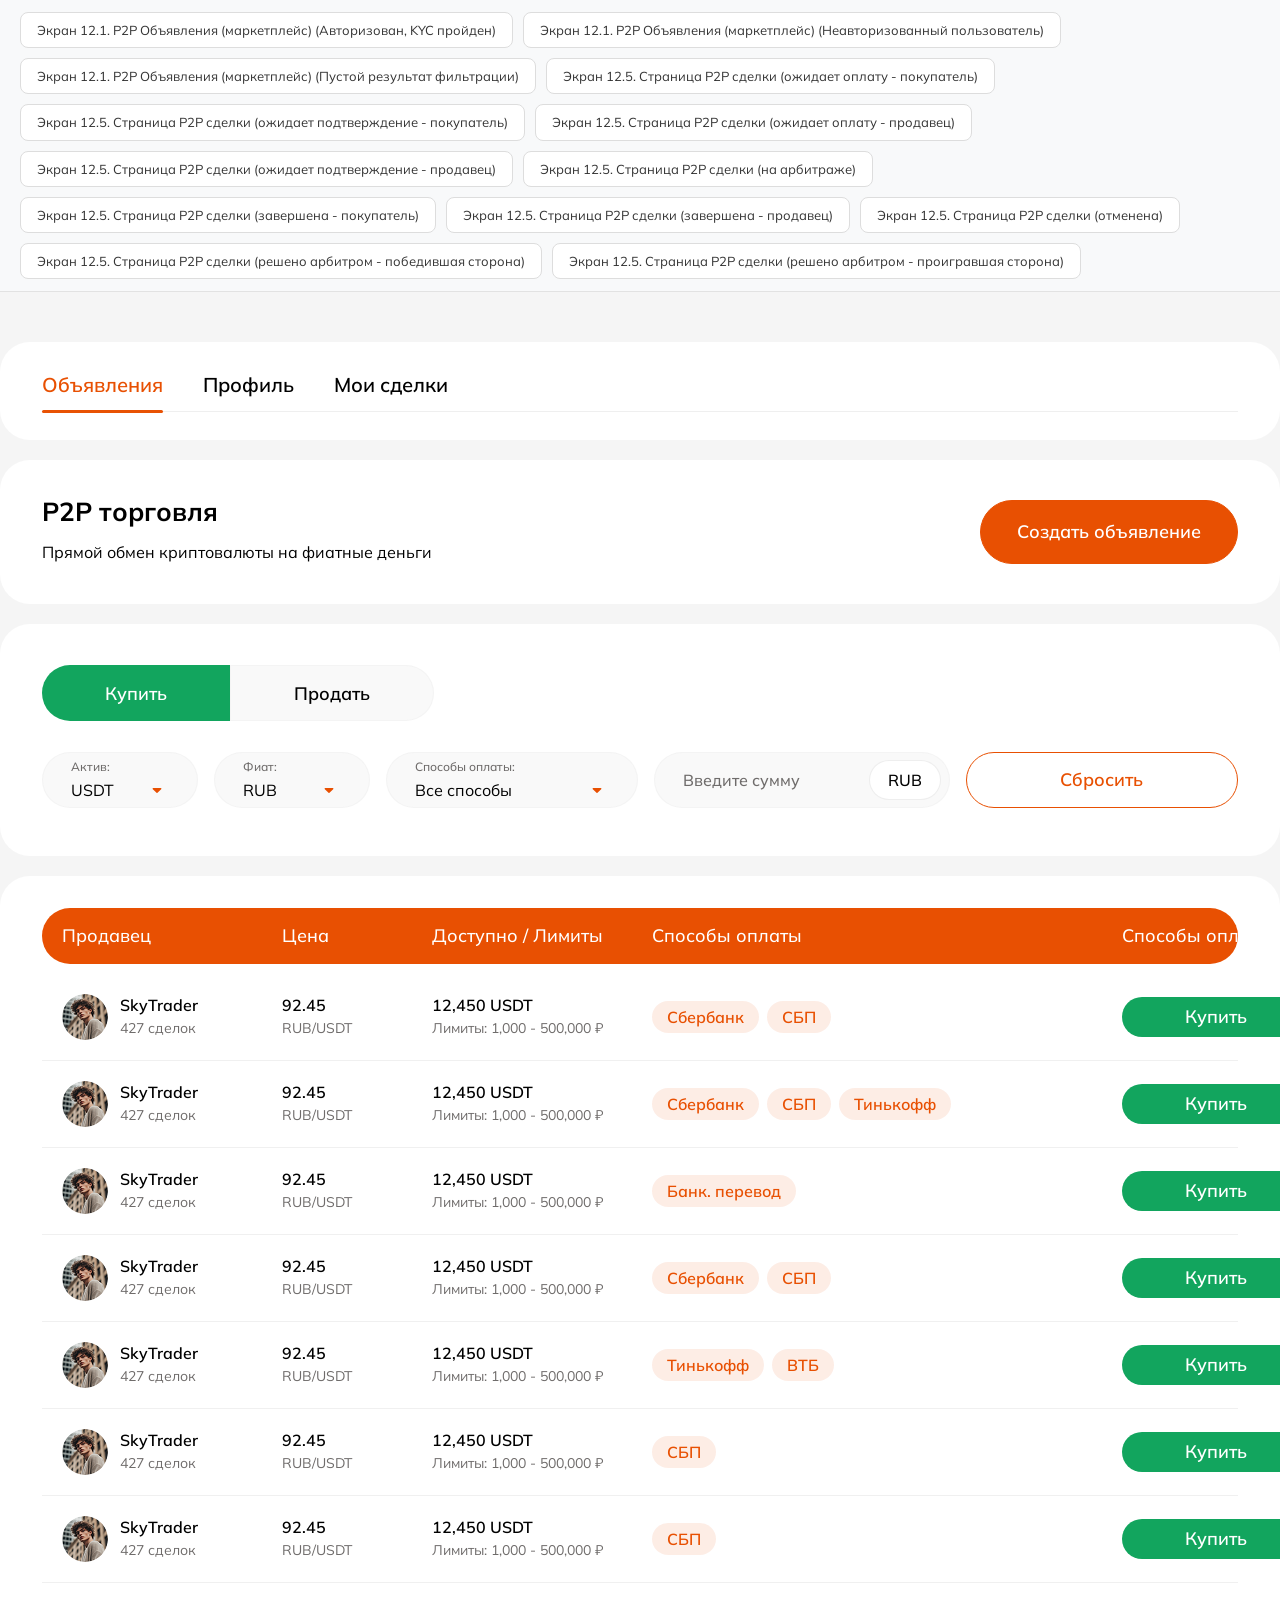
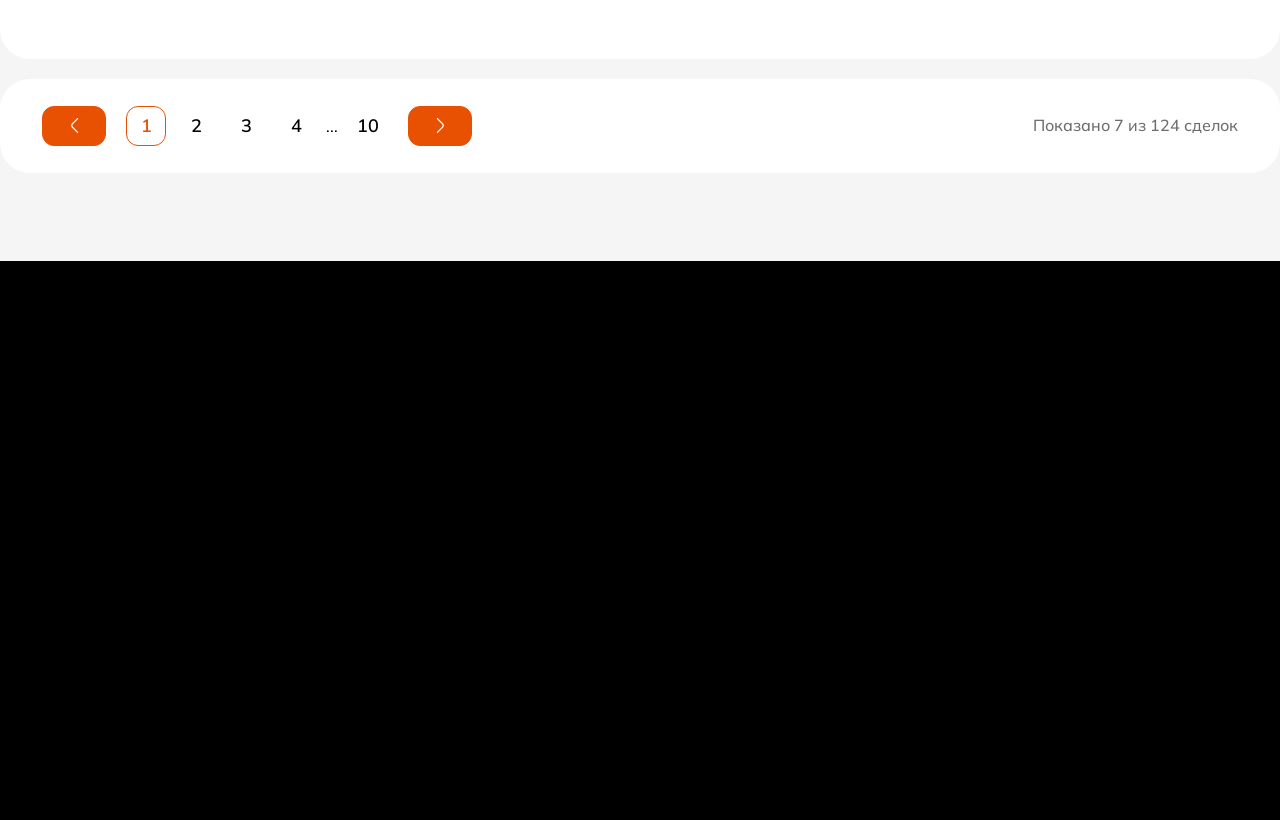
<file: index.html>
<!DOCTYPE html>
<html lang="ru">

<head>
    <meta charset="UTF-8">
    <meta name="viewport" content="width=device-width, initial-scale=1.0">
    <link rel="stylesheet" href="assets/css/style.css">
    <script defer src="script.js"></script>
    <title>12 Р2Р</title>
</head>

<body>

    <header class="demo-nav">
        <a href="index.html">Экран 12.1. P2P Объявления (маркетплейс) (Авторизован, KYC пройден)</a>
        <a href="unauthorized.html">Экран 12.1. P2P Объявления (маркетплейс) (Неавторизованный пользователь)</a>
        <a href="empty_result.html">Экран 12.1. P2P Объявления (маркетплейс) (Пустой результат фильтрации)</a>
        <a href="page_p2p_deal.html">Экран 12.5. Страница P2P сделки (ожидает оплату - покупатель)</a>
        <a href="page_p2p_deal_wait.html">Экран 12.5. Страница P2P сделки (ожидает подтверждение - покупатель)</a>
        <a href="page_p2p_deal_seller.html">Экран 12.5. Страница P2P сделки (ожидает оплату - продавец)</a>
        <a href="page_p2p_deal_confirm_seller.html">Экран 12.5. Страница P2P сделки (ожидает подтверждение - продавец)</a>
        <a href="page_p2p_deal_arbitration.html">Экран 12.5. Страница P2P сделки (на арбитраже)</a>
        <a href="page_p2p_deal_finish.html">Экран 12.5. Страница P2P сделки (завершена - покупатель)</a>
        <a href="page_p2p_deal_finish_seller.html">Экран 12.5. Страница P2P сделки (завершена - продавец)</a>
        <a href="page_p2p_deal_cancelled.html">Экран 12.5. Страница P2P сделки (отменена)</a>
        <a href="page_p2p_deal_arbitration_finish.html">Экран 12.5. Страница P2P сделки (решено арбитром - победившая сторона)</a>
        <a href="page_p2p_deal_arbitration_finish_loss.html">Экран 12.5. Страница P2P сделки (решено арбитром - проигравшая сторона)</a>
    </header>

    <section class="ads">
        <div class="container">
            <div class="section-ads">
                <div class="section-ads-nav">
                    <a class="section-ads-nav--active" href="#" data-tab-trigger="ads">Объявления</a>
                    <a href="#" data-tab-trigger="profile">Профиль</a>
                    <a href="#" data-tab-trigger="deals">Мои сделки</a>

                    <div class="nav-slider"></div>
                </div>

                <div class="ads-tab-content active" data-tab="ads">
                    <div class="section-ads-create">
                        <div class="section-ads-create-text">
                            <p class="section-ads-create-title">P2P торговля</p>
                            <p>Прямой обмен криптовалюты на фиатные деньги</p>
                        </div>
                        <button class="btn" data-open-create-ad>Создать объявление</button>
                    </div>

                    <div class="section-ads-filters">
                        <div class="section-ads-filters-buttons">
                            <button class="btn buy-btn">Купить</button>
                            <button class="btn sell-btn">Продать</button>
                        </div>

                        <form action="">
                            <div class="ads-form-item">
                                <span>Актив: </span>
                                <select name="" id="">
                                    <option value="">USDT</option>
                                    <option value="">BTC</option>
                                    <option value="">ETH</option>
                                    <option value="">BNB</option>
                                </select>
                            </div>
                            <div class="ads-form-item">
                                <span>Фиат: </span>
                                <select name="" id="">
                                    <option value="">RUB</option>
                                    <option value="">USD</option>
                                    <option value="">EUR</option>
                                </select>
                            </div>
                            <div class="ads-form-item ads-form-payment">
                                <span>Способы оплаты: </span>
                                <select name="" id="">
                                    <option value="">Все способы</option>
                                    <option value="">Сбербанк</option>
                                    <option value="">Тинькофф</option>
                                    <option value="">СБП</option>
                                </select>
                            </div>
                            <div class="ads-form-item-enter">
                                <input type="text" placeholder="Введите сумму">
                            </div>
                            <button class="btn">Cбросить</button>
                        </form>
                    </div>


                    <div class="section-ads-result">
                        <div class="ads-header">
                            <div class="ads-col seller">Продавец</div>
                            <div class="ads-col price">Цена</div>
                            <div class="ads-col available">Доступно / Лимиты</div>
                            <div class="ads-col payment">Способы оплаты</div>
                            <div class="ads-col action">Способы оплаты</div>
                        </div>

                        <div class="ads-row">
                            <div class="ads-col seller">
                                <div class="seller-info">
                                    <img src="assets/img/Ellipse.png" alt="SkyTrader" class="seller-avatar">
                                    <div class="seller-details">
                                        <div class="seller-name">SkyTrader</div>
                                        <div class="seller-deals">427 сделок</div>
                                    </div>
                                </div>
                            </div>
                            <div class="ads-col price">
                                <div class="price-value">92.45</div>
                                <div class="price-pair">RUB/USDT</div>
                            </div>
                            <div class="ads-col available">
                                <div class="available-amount">12,450 USDT</div>
                                <div class="available-limits">Лимиты: 1,000 - 500,000 ₽</div>
                            </div>
                            <div class="ads-col payment">
                                <div class="payment-methods">
                                    <span class="payment-tag">Сбербанк</span>
                                    <span class="payment-tag">СБП</span>
                                </div>
                            </div>
                            <div class="ads-col action">
                                <button class="btn btn-buy" data-open-kyc-modal>Купить</button>
                            </div>
                        </div>

                        <div class="ads-row">
                            <div class="ads-col seller">
                                <div class="seller-info">
                                    <img src="assets/img/Ellipse.png" alt="SkyTrader" class="seller-avatar">
                                    <div class="seller-details">
                                        <div class="seller-name">SkyTrader</div>
                                        <div class="seller-deals">427 сделок</div>
                                    </div>
                                </div>
                            </div>
                            <div class="ads-col price">
                                <div class="price-value">92.45</div>
                                <div class="price-pair">RUB/USDT</div>
                            </div>
                            <div class="ads-col available">
                                <div class="available-amount">12,450 USDT</div>
                                <div class="available-limits">Лимиты: 1,000 - 500,000 ₽</div>
                            </div>
                            <div class="ads-col payment">
                                <div class="payment-methods">
                                    <span class="payment-tag">Сбербанк</span>
                                    <span class="payment-tag">СБП</span>
                                    <span class="payment-tag">Тинькофф</span>
                                </div>
                            </div>
                            <div class="ads-col action">
                                <button class="btn btn-buy">Купить</button>
                            </div>
                        </div>

                        <div class="ads-row">
                            <div class="ads-col seller">
                                <div class="seller-info">
                                    <img src="assets/img/Ellipse.png" alt="SkyTrader" class="seller-avatar">
                                    <div class="seller-details">
                                        <div class="seller-name">SkyTrader</div>
                                        <div class="seller-deals">427 сделок</div>
                                    </div>
                                </div>
                            </div>
                            <div class="ads-col price">
                                <div class="price-value">92.45</div>
                                <div class="price-pair">RUB/USDT</div>
                            </div>
                            <div class="ads-col available">
                                <div class="available-amount">12,450 USDT</div>
                                <div class="available-limits">Лимиты: 1,000 - 500,000 ₽</div>
                            </div>
                            <div class="ads-col payment">
                                <div class="payment-methods">
                                    <span class="payment-tag">Банк. перевод</span>
                                </div>
                            </div>
                            <div class="ads-col action">
                                <button class="btn btn-buy">Купить</button>
                            </div>
                        </div>

                        <div class="ads-row">
                            <div class="ads-col seller">
                                <div class="seller-info">
                                    <img src="assets/img/Ellipse.png" alt="SkyTrader" class="seller-avatar">
                                    <div class="seller-details">
                                        <div class="seller-name">SkyTrader</div>
                                        <div class="seller-deals">427 сделок</div>
                                    </div>
                                </div>
                            </div>
                            <div class="ads-col price">
                                <div class="price-value">92.45</div>
                                <div class="price-pair">RUB/USDT</div>
                            </div>
                            <div class="ads-col available">
                                <div class="available-amount">12,450 USDT</div>
                                <div class="available-limits">Лимиты: 1,000 - 500,000 ₽</div>
                            </div>
                            <div class="ads-col payment">
                                <div class="payment-methods">
                                    <span class="payment-tag">Сбербанк</span>
                                    <span class="payment-tag">СБП</span>
                                </div>
                            </div>
                            <div class="ads-col action">
                                <button class="btn btn-buy">Купить</button>
                            </div>
                        </div>

                        <div class="ads-row">
                            <div class="ads-col seller">
                                <div class="seller-info">
                                    <img src="assets/img/Ellipse.png" alt="SkyTrader" class="seller-avatar">
                                    <div class="seller-details">
                                        <div class="seller-name">SkyTrader</div>
                                        <div class="seller-deals">427 сделок</div>
                                    </div>
                                </div>
                            </div>
                            <div class="ads-col price">
                                <div class="price-value">92.45</div>
                                <div class="price-pair">RUB/USDT</div>
                            </div>
                            <div class="ads-col available">
                                <div class="available-amount">12,450 USDT</div>
                                <div class="available-limits">Лимиты: 1,000 - 500,000 ₽</div>
                            </div>
                            <div class="ads-col payment">
                                <div class="payment-methods">
                                    <span class="payment-tag">Тинькофф</span>
                                    <span class="payment-tag">ВТБ</span>
                                </div>
                            </div>
                            <div class="ads-col action">
                                <button class="btn btn-buy">Купить</button>
                            </div>
                        </div>

                        <div class="ads-row">
                            <div class="ads-col seller">
                                <div class="seller-info">
                                    <img src="assets/img/Ellipse.png" alt="SkyTrader" class="seller-avatar">
                                    <div class="seller-details">
                                        <div class="seller-name">SkyTrader</div>
                                        <div class="seller-deals">427 сделок</div>
                                    </div>
                                </div>
                            </div>
                            <div class="ads-col price">
                                <div class="price-value">92.45</div>
                                <div class="price-pair">RUB/USDT</div>
                            </div>
                            <div class="ads-col available">
                                <div class="available-amount">12,450 USDT</div>
                                <div class="available-limits">Лимиты: 1,000 - 500,000 ₽</div>
                            </div>
                            <div class="ads-col payment">
                                <div class="payment-methods">
                                    <span class="payment-tag">СБП</span>
                                </div>
                            </div>
                            <div class="ads-col action">
                                <button class="btn btn-buy">Купить</button>
                            </div>
                        </div>

                        <div class="ads-row">
                            <div class="ads-col seller">
                                <div class="seller-info">
                                    <img src="assets/img/Ellipse.png" alt="SkyTrader" class="seller-avatar">
                                    <div class="seller-details">
                                        <div class="seller-name">SkyTrader</div>
                                        <div class="seller-deals">427 сделок</div>
                                    </div>
                                </div>
                            </div>
                            <div class="ads-col price">
                                <div class="price-value">92.45</div>
                                <div class="price-pair">RUB/USDT</div>
                            </div>
                            <div class="ads-col available">
                                <div class="available-amount">12,450 USDT</div>
                                <div class="available-limits">Лимиты: 1,000 - 500,000 ₽</div>
                            </div>
                            <div class="ads-col payment">
                                <div class="payment-methods">
                                    <span class="payment-tag">СБП</span>
                                </div>
                            </div>
                            <div class="ads-col action">
                                <button class="btn btn-buy">Купить</button>
                            </div>
                        </div>
                    </div>

                    <div class="ads-pagination">
                        <button class="pagination-btn pagination-btn-arrow prev"><svg width="15" height="15"
                                viewBox="0 0 15 15" fill="none" xmlns="http://www.w3.org/2000/svg">
                                <g clip-path="url(#clip0_1378_10796)">
                                    <path
                                        d="M10.6214 14.9986C10.7036 14.9991 10.7852 14.9834 10.8613 14.9523C10.9375 14.9212 11.0067 14.8753 11.0651 14.8174C11.1237 14.7593 11.1702 14.6902 11.2019 14.614C11.2337 14.5378 11.25 14.4562 11.25 14.3736C11.25 14.2911 11.2337 14.2094 11.2019 14.1333C11.1702 14.0571 11.1237 13.988 11.0651 13.9299L5.95888 8.82365C5.60775 8.47209 5.41053 7.99553 5.41053 7.49865C5.41053 7.00177 5.60775 6.52521 5.95888 6.17365L11.0651 1.0674C11.1828 0.949711 11.2489 0.790089 11.2489 0.623651C11.2489 0.457212 11.1828 0.297591 11.0651 0.179901C10.9474 0.0622112 10.7878 -0.00390625 10.6214 -0.00390625C10.4549 -0.00390625 10.2953 0.0622112 10.1776 0.179901L5.07138 5.28615C4.78036 5.57644 4.54946 5.92128 4.39192 6.30094C4.23438 6.6806 4.15329 7.0876 4.15329 7.49865C4.15329 7.90969 4.23438 8.3167 4.39192 8.69636C4.54946 9.07602 4.78036 9.42086 5.07138 9.71115L10.1776 14.8174C10.236 14.8753 10.3053 14.9212 10.3814 14.9523C10.4576 14.9834 10.5391 14.9991 10.6214 14.9986Z"
                                        fill="white" />
                                </g>
                                <defs>
                                    <clipPath id="clip0_1378_10796">
                                        <rect width="15" height="15" fill="white" transform="matrix(-1 0 0 1 15 0)" />
                                    </clipPath>
                                </defs>
                            </svg></button>
                        <button class="pagination-btn active">1</button>
                        <button class="pagination-btn">2</button>
                        <button class="pagination-btn">3</button>
                        <button class="pagination-btn">4</button>
                        <span class="pagination-dots">...</span>
                        <button class="pagination-btn">10</button>
                        <button class="pagination-btn pagination-btn-arrow next"><svg width="15" height="15"
                                viewBox="0 0 15 15" fill="none" xmlns="http://www.w3.org/2000/svg">
                                <g clip-path="url(#clip0_1378_10799)">
                                    <path
                                        d="M4.37862 14.9986C4.29637 14.9991 4.21483 14.9834 4.13868 14.9523C4.06253 14.9212 3.99327 14.8753 3.93487 14.8174C3.87629 14.7593 3.8298 14.6902 3.79807 14.614C3.76634 14.5378 3.75 14.4562 3.75 14.3736C3.75 14.2911 3.76634 14.2094 3.79807 14.1333C3.8298 14.0571 3.87629 13.988 3.93487 13.9299L9.04112 8.82365C9.39225 8.47209 9.58947 7.99553 9.58947 7.49865C9.58947 7.00177 9.39225 6.52521 9.04112 6.17365L3.93487 1.0674C3.81718 0.949711 3.75107 0.790089 3.75107 0.623651C3.75107 0.457212 3.81718 0.297591 3.93487 0.179901C4.05256 0.0622112 4.21219 -0.00390625 4.37862 -0.00390625C4.54506 -0.00390625 4.70468 0.0622112 4.82237 0.179901L9.92862 5.28615C10.2196 5.57644 10.4505 5.92128 10.6081 6.30094C10.7656 6.6806 10.8467 7.0876 10.8467 7.49865C10.8467 7.90969 10.7656 8.3167 10.6081 8.69636C10.4505 9.07602 10.2196 9.42086 9.92862 9.71115L4.82237 14.8174C4.76397 14.8753 4.69471 14.9212 4.61857 14.9523C4.54242 14.9834 4.46088 14.9991 4.37862 14.9986Z"
                                        fill="white" />
                                </g>
                                <defs>
                                    <clipPath id="clip0_1378_10799">
                                        <rect width="15" height="15" fill="white" />
                                    </clipPath>
                                </defs>
                            </svg></button>
                        <div class="pagination-info">Показано 7 из 124 сделок</div>
                    </div>
                </div>


                <div class="ads-tab-content" data-tab="profile">
                    <div class="profile-placeholder">
                        <div class="profile-card">
                            <h2 class="profile-card__title">Профиль</h2>

                            <div class="profile-card__content">
                                <div class="profile-user">
                                    <img src="assets/img/Ellipse.png" alt="SkyTrader" class="profile-avatar">
                                    <div class="profile-user-info">
                                        <div class="profile-user-name">SkyTrader</div>
                                        <div class="profile-kyc-badge">
                                            <span class="profile-kyc-dot"></span>
                                            KYC Верифицирован
                                        </div>
                                    </div>
                                </div>

                                <div class="profile-dates">
                                    <div class="profile-date-item">
                                        <span class="profile-date-label">Регистрация пользователя:</span>
                                        <span class="profile-date-value">12.01.2026</span>
                                    </div>
                                    <div class="profile-date-item">
                                        <span class="profile-date-label">Первая сделка:</span>
                                        <span class="profile-date-value">24.01.2026</span>
                                    </div>
                                    <div class="profile-date-item">
                                        <span class="profile-date-label">Последняя сделка:</span>
                                        <span class="profile-date-value">09.04.2026</span>
                                    </div>
                                </div>

                                <button class="profile-settings-btn">Настройки</button>
                            </div>
                        </div>

                        <div class="profile-stats">
                            <h3 class="profile-stats__title">Статистика профиля</h3>

                            <div class="profile-stats__grid">
                                <div class="profile-stat-item">
                                    <div class="profile-stat-icon">
                                        <svg width="26" height="26" viewBox="0 0 26 26" fill="none"
                                            xmlns="http://www.w3.org/2000/svg">
                                            <g clip-path="url(#clip0_1378_11319)">
                                                <path
                                                    d="M12.9974 2.16697C14.4344 2.17168 15.8563 2.46135 17.1806 3.01921C18.505 3.57707 19.7056 4.39204 20.7129 5.41697H17.3307C17.0434 5.41697 16.7678 5.5311 16.5647 5.73427C16.3615 5.93743 16.2474 6.21298 16.2474 6.5003C16.2474 6.78762 16.3615 7.06317 16.5647 7.26633C16.7678 7.4695 17.0434 7.58363 17.3307 7.58363H21.819C22.3524 7.58335 22.8639 7.3713 23.2412 6.99409C23.6184 6.61687 23.8304 6.10534 23.8307 5.57188V1.08363C23.8307 0.796314 23.7166 0.520764 23.5134 0.3176C23.3102 0.114436 23.0347 0.000298961 22.7474 0.000298961C22.4601 0.000298961 22.1845 0.114436 21.9813 0.3176C21.7782 0.520764 21.664 0.796314 21.664 1.08363V3.3348C19.8735 1.72221 17.6693 0.639909 15.2985 0.20911C12.9276 -0.221689 10.4836 0.0160202 8.24022 0.895617C5.99681 1.77521 4.04255 3.26197 2.5963 5.18938C1.15005 7.1168 0.2689 9.40877 0.0515377 11.8086C0.0375447 11.9595 0.0551298 12.1116 0.103173 12.2553C0.151215 12.399 0.228662 12.5311 0.330579 12.6432C0.432495 12.7553 0.556647 12.845 0.695122 12.9065C0.833598 12.9679 0.983362 12.9999 1.13487 13.0003C1.39984 13.0037 1.65653 12.908 1.8547 12.7321C2.05287 12.5562 2.17825 12.3126 2.20629 12.0491C2.44745 9.35244 3.68826 6.84339 5.68496 5.01487C7.68166 3.18635 10.2899 2.17053 12.9974 2.16697Z"
                                                    fill="#E85002" />
                                                <path
                                                    d="M24.8688 13.0001C24.6038 12.9967 24.3471 13.0923 24.149 13.2683C23.9508 13.4442 23.8254 13.6877 23.7974 13.9513C23.6183 16.0131 22.8515 17.9803 21.5881 19.6195C20.3246 21.2587 18.6175 22.501 16.6692 23.1992C14.7209 23.8973 12.6133 24.022 10.5963 23.5584C8.57926 23.0947 6.73758 22.0622 5.28971 20.5834H8.67188C8.95919 20.5834 9.23474 20.4693 9.43791 20.2661C9.64107 20.063 9.75521 19.7874 9.75521 19.5001C9.75521 19.2128 9.64107 18.9372 9.43791 18.7341C9.23474 18.5309 8.95919 18.4168 8.67188 18.4168H4.18363C3.9194 18.4166 3.65773 18.4685 3.41359 18.5696C3.16945 18.6706 2.94762 18.8188 2.76079 19.0057C2.57395 19.1925 2.42577 19.4143 2.32472 19.6585C2.22367 19.9026 2.17173 20.1643 2.17188 20.4285V24.9168C2.17188 25.2041 2.28601 25.4796 2.48918 25.6828C2.69234 25.886 2.96789 26.0001 3.25521 26.0001C3.54253 26.0001 3.81808 25.886 4.02124 25.6828C4.22441 25.4796 4.33854 25.2041 4.33854 24.9168V22.6656C6.12911 24.2782 8.33324 25.3605 10.7041 25.7913C13.075 26.2221 15.5189 25.9844 17.7624 25.1048C20.0058 24.2252 21.96 22.7384 23.4063 20.811C24.8525 18.8836 25.7337 16.5916 25.951 14.1918C25.965 14.0409 25.9474 13.8888 25.8994 13.7451C25.8514 13.6014 25.7739 13.4693 25.672 13.3572C25.5701 13.2451 25.4459 13.1554 25.3075 13.0939C25.169 13.0325 25.0203 13.0005 24.8688 13.0001Z"
                                                    fill="#E85002" />
                                            </g>
                                            <defs>
                                                <clipPath id="clip0_1378_11319">
                                                    <rect width="26" height="26" fill="white" />
                                                </clipPath>
                                            </defs>
                                        </svg>
                                    </div>
                                    <div class="profile-stat-content">
                                        <div class="profile-stat-title">Всего сделок - 24</div>
                                        <div class="profile-stat-desc">Из них 14 покупок и 10 продаж</div>
                                    </div>
                                </div>

                                <div class="profile-stat-item">
                                    <div class="profile-stat-icon">
                                        <svg width="26" height="26" viewBox="0 0 26 26" fill="none"
                                            xmlns="http://www.w3.org/2000/svg">
                                            <g clip-path="url(#clip0_1378_11303)">
                                                <path
                                                    d="M20.5833 2.16667H19.5V1.08333C19.5 0.796015 19.3859 0.520465 19.1827 0.317301C18.9795 0.114137 18.704 0 18.4167 0C18.1293 0 17.8538 0.114137 17.6506 0.317301C17.4475 0.520465 17.3333 0.796015 17.3333 1.08333V2.16667H8.66667V1.08333C8.66667 0.796015 8.55253 0.520465 8.34937 0.317301C8.1462 0.114137 7.87065 0 7.58333 0C7.29602 0 7.02047 0.114137 6.8173 0.317301C6.61414 0.520465 6.5 0.796015 6.5 1.08333V2.16667H5.41667C3.98061 2.16839 2.60385 2.73962 1.5884 3.75507C0.572955 4.77052 0.00172018 6.14727 0 7.58333L0 20.5833C0.00172018 22.0194 0.572955 23.3961 1.5884 24.4116C2.60385 25.427 3.98061 25.9983 5.41667 26H20.5833C22.0194 25.9983 23.3961 25.427 24.4116 24.4116C25.427 23.3961 25.9983 22.0194 26 20.5833V7.58333C25.9983 6.14727 25.427 4.77052 24.4116 3.75507C23.3961 2.73962 22.0194 2.16839 20.5833 2.16667ZM2.16667 7.58333C2.16667 6.72138 2.50908 5.89473 3.11857 5.28524C3.72806 4.67574 4.55471 4.33333 5.41667 4.33333H20.5833C21.4453 4.33333 22.2719 4.67574 22.8814 5.28524C23.4909 5.89473 23.8333 6.72138 23.8333 7.58333V8.66667H2.16667V7.58333ZM20.5833 23.8333H5.41667C4.55471 23.8333 3.72806 23.4909 3.11857 22.8814C2.50908 22.2719 2.16667 21.4453 2.16667 20.5833V10.8333H23.8333V20.5833C23.8333 21.4453 23.4909 22.2719 22.8814 22.8814C22.2719 23.4909 21.4453 23.8333 20.5833 23.8333Z"
                                                    fill="#E85002" />
                                                <path
                                                    d="M13 17.875C13.8975 17.875 14.625 17.1475 14.625 16.25C14.625 15.3525 13.8975 14.625 13 14.625C12.1025 14.625 11.375 15.3525 11.375 16.25C11.375 17.1475 12.1025 17.875 13 17.875Z"
                                                    fill="#E85002" />
                                                <path
                                                    d="M7.57812 17.875C8.47559 17.875 9.20312 17.1475 9.20312 16.25C9.20312 15.3525 8.47559 14.625 7.57812 14.625C6.68066 14.625 5.95312 15.3525 5.95312 16.25C5.95312 17.1475 6.68066 17.875 7.57812 17.875Z"
                                                    fill="#E85002" />
                                                <path
                                                    d="M18.4219 17.875C19.3193 17.875 20.0469 17.1475 20.0469 16.25C20.0469 15.3525 19.3193 14.625 18.4219 14.625C17.5244 14.625 16.7969 15.3525 16.7969 16.25C16.7969 17.1475 17.5244 17.875 18.4219 17.875Z"
                                                    fill="#E85002" />
                                            </g>
                                            <defs>
                                                <clipPath id="clip0_1378_11303">
                                                    <rect width="26" height="26" fill="white" />
                                                </clipPath>
                                            </defs>
                                        </svg>
                                    </div>
                                    <div class="profile-stat-content">
                                        <div class="profile-stat-title">Сделок за 30 дней - 8</div>
                                        <div class="profile-stat-desc">Процент выполнение составляет 96.00%</div>
                                    </div>
                                </div>

                                <div class="profile-stat-item">
                                    <div class="profile-stat-icon">
                                        <svg width="26" height="26" viewBox="0 0 26 26" fill="none"
                                            xmlns="http://www.w3.org/2000/svg">
                                            <g clip-path="url(#clip0_1378_11313)">
                                                <path
                                                    d="M17.3322 16.7917C17.1286 16.7917 16.9217 16.7343 16.7386 16.614L12.4052 13.767C12.1008 13.5655 11.9167 13.2264 11.9167 12.8613V7.58333C11.9167 6.98425 12.4009 6.5 13 6.5C13.5991 6.5 14.0833 6.98425 14.0833 7.58333V12.2774L17.9281 14.8027C18.4286 15.132 18.5672 15.8037 18.239 16.3031C18.031 16.6205 17.6843 16.7917 17.3322 16.7917ZM13.7735 23.8063C13.5178 23.8247 13.26 23.8333 13 23.8333C7.0265 23.8333 2.16667 18.9735 2.16667 13C2.16667 7.0265 7.0265 2.16667 13 2.16667C16.4136 2.16667 19.6213 3.80467 21.6537 6.5H18.4167C17.8176 6.5 17.3333 6.98425 17.3333 7.58333C17.3333 8.18242 17.8176 8.66667 18.4167 8.66667H22.75C23.9449 8.66667 24.9167 7.69492 24.9167 6.5V2.16667C24.9167 1.56758 24.4324 1.08333 23.8333 1.08333C23.2342 1.08333 22.75 1.56758 22.75 2.16667V4.446C20.3049 1.67158 16.7624 0 13 0C5.83158 0 0 5.83158 0 13C0 20.1684 5.83158 26 13 26C13.312 26 13.6207 25.9881 13.9273 25.9664C14.5242 25.9242 14.9738 25.4052 14.9305 24.8094C14.8882 24.2136 14.3758 23.7532 13.7735 23.8063ZM24.9167 11.9167C24.3176 11.9167 23.8333 12.4009 23.8333 13C23.8333 13.4929 23.7997 13.9891 23.7337 14.4733C23.6535 15.067 24.0695 15.613 24.661 15.6932C24.7108 15.6997 24.7596 15.7029 24.8083 15.7029C25.3424 15.7029 25.8072 15.3086 25.8808 14.7658C25.9588 14.1852 25.9989 13.5904 25.9989 13C25.9989 12.4009 25.5157 11.9167 24.9167 11.9167ZM23.9817 17.7623C23.4574 17.472 22.7977 17.667 22.5117 18.1913C22.2766 18.6203 22.009 19.0385 21.7154 19.435C21.3601 19.916 21.463 20.5942 21.9429 20.9506C22.1379 21.0936 22.3632 21.1618 22.5864 21.1618C22.919 21.1618 23.2462 21.0091 23.4596 20.7231C23.8095 20.2475 24.1312 19.7459 24.4129 19.2313C24.7011 18.707 24.5082 18.0483 23.9839 17.7613L23.9817 17.7623ZM18.8565 22.1173C18.4416 22.3838 18.0082 22.6233 17.5662 22.828C17.0235 23.0804 16.7873 23.7239 17.0397 24.2667C17.2239 24.6621 17.6139 24.8939 18.0234 24.8939C18.1762 24.8939 18.3311 24.8625 18.4784 24.7932C19.0103 24.5451 19.5325 24.2591 20.0297 23.9384C20.5335 23.6145 20.6787 22.945 20.3547 22.4413C20.0308 21.9397 19.3602 21.7945 18.8576 22.1163L18.8565 22.1173Z"
                                                    fill="#E85002" />
                                            </g>
                                            <defs>
                                                <clipPath id="clip0_1378_11313">
                                                    <rect width="26" height="26" fill="white" />
                                                </clipPath>
                                            </defs>
                                        </svg>
                                    </div>
                                    <div class="profile-stat-content">
                                        <div class="profile-stat-title">Опытный трейдер</div>
                                        <div class="profile-stat-desc">Работает более 30 дней</div>
                                    </div>
                                </div>
                            </div>
                        </div>

                        <section class="my-ads-section">
                            <div class="my-ads-header">
                                <h2 class="my-ads-title">Мои объявления</h2>

                                <div class="my-ads-controls">
                                    <div class="ads-tabs">
                                        <button class="ads-tab active">Все</button>
                                        <button class="ads-tab">Активные</button>
                                        <button class="ads-tab">Неактивные</button>
                                    </div>

                                    <button class="btn btn-create-ad">Создать объявление</button>
                                </div>
                            </div>

                            <table class="ads-table">
                                <thead class="ads-table-header">
                                    <tr>
                                        <th>Тип / Пара</th>
                                        <th>Цена</th>
                                        <th>Доступно / Лимиты</th>
                                        <th>Способы оплаты</th>
                                        <th>Таймер</th>
                                        <th>Статус</th>
                                        <th>Действия</th>
                                    </tr>
                                </thead>
                                <tbody>
                                    <tr class="ads-table-row">
                                        <td data-label="Тип / Пара">
                                            <div class="ad-type-pair">
                                                <span class="ad-pair-name">USDT/RUB</span>
                                                <span class="ad-type-tag sell">Продажа</span>
                                            </div>
                                        </td>
                                        <td data-label="Цена">
                                            <div class="ad-price">
                                                <span class="ad-price-value">92.45</span>
                                                <span class="ad-price-pair">RUB/USDT</span>
                                            </div>
                                        </td>
                                        <td data-label="Доступно / Лимиты">
                                            <div class="ad-available">
                                                <span class="ad-available-amount">12,450 USDT</span>
                                                <span class="ad-limits">Лимиты: 1,000 - 500,000 ₽</span>
                                            </div>
                                        </td>
                                        <td data-label="Способы оплаты">
                                            <div class="ad-payment-methods">
                                                <span class="payment-tag">Сбербанк</span>
                                                <span class="payment-tag">СБП</span>
                                                <span class="payment-tag">Тинькофф</span>
                                            </div>
                                        </td>
                                        <td data-label="Таймер">
                                            <div class="ad-timer">
                                                <span class="ad-timer-payment">Оплата: 15 мин</span>
                                                <span class="ad-timer-confirm">Подтв: 10 мин</span>
                                            </div>
                                        </td>
                                        <td data-label="Статус">
                                            <div class="ad-status">
                                                <span class="status-dot active"></span>
                                                <span class="status-text active">Активно</span>
                                            </div>
                                        </td>
                                        <td data-label="Действия">
                                            <div class="ad-actions">
                                                <button class="btn-action edit">
                                                    <svg width="12" height="12" viewBox="0 0 12 12" fill="none"
                                                        xmlns="http://www.w3.org/2000/svg">
                                                        <g clip-path="url(#clip0_1378_11484)">
                                                            <path
                                                                d="M0.586 9.55822C0.210901 9.9332 0.000113275 10.4418 0 10.9722L0 11.9987H1.0265C1.55689 11.9986 2.06551 11.7878 2.4405 11.4127L9.112 4.74122L7.2575 2.88672L0.586 9.55822Z"
                                                                fill="#E85002" />
                                                            <path
                                                                d="M11.5768 0.427435C11.455 0.305553 11.3104 0.208863 11.1513 0.142893C10.9921 0.0769241 10.8215 0.0429688 10.6493 0.0429688C10.477 0.0429687 10.3064 0.0769241 10.1472 0.142893C9.98809 0.208863 9.84351 0.305553 9.72175 0.427435L7.96875 2.18094L9.82325 4.03544L11.5768 2.28244C11.6986 2.16068 11.7953 2.0161 11.8613 1.85695C11.9273 1.6978 11.9612 1.52721 11.9612 1.35494C11.9612 1.18266 11.9273 1.01207 11.8613 0.852922C11.7953 0.693775 11.6986 0.549191 11.5768 0.427435Z"
                                                                fill="#E85002" />
                                                        </g>
                                                        <defs>
                                                            <clipPath id="clip0_1378_11484">
                                                                <rect width="12" height="12" fill="white" />
                                                            </clipPath>
                                                        </defs>
                                                    </svg>
                                                    Изм.
                                                </button>
                                                <button class="btn-action pause">
                                                    <svg width="12" height="12" viewBox="0 0 12 12" fill="none"
                                                        xmlns="http://www.w3.org/2000/svg">
                                                        <path
                                                            d="M3 0C2.73478 0 2.48043 0.184374 2.29289 0.512563C2.10536 0.840752 2 1.28587 2 1.75V10.25C2 10.7141 2.10536 11.1592 2.29289 11.4874C2.48043 11.8156 2.73478 12 3 12C3.26522 12 3.51957 11.8156 3.70711 11.4874C3.89464 11.1592 4 10.7141 4 10.25V1.75C4 1.28587 3.89464 0.840752 3.70711 0.512563C3.51957 0.184374 3.26522 0 3 0Z"
                                                            fill="#E85002" />
                                                        <path
                                                            d="M8 0C7.73478 0 7.48043 0.184374 7.29289 0.512563C7.10536 0.840752 7 1.28587 7 1.75V10.25C7 10.7141 7.10536 11.1592 7.29289 11.4874C7.48043 11.8156 7.73478 12 8 12C8.26522 12 8.51957 11.8156 8.70711 11.4874C8.89464 11.1592 9 10.7141 9 10.25V1.75C9 1.28587 8.89464 0.840752 8.70711 0.512563C8.51957 0.184374 8.26522 0 8 0Z"
                                                            fill="#E85002" />
                                                    </svg>
                                                    Пауза
                                                </button>
                                                <button class="btn-action delete">
                                                    <svg width="12" height="12" viewBox="0 0 12 12" fill="none"
                                                        xmlns="http://www.w3.org/2000/svg">
                                                        <g clip-path="url(#clip0_1378_11508)">
                                                            <path
                                                                d="M7.06044 5.99998L11.7803 1.28068C12.0732 0.987704 12.0732 0.512692 11.7803 0.219735C11.4873 -0.073245 11.0123 -0.073245 10.7193 0.219735L5.99998 4.93953L1.28068 0.219735C0.987704 -0.073245 0.512692 -0.073245 0.219735 0.219735C-0.0732216 0.512715 -0.073245 0.987727 0.219735 1.28068L4.93953 5.99998L0.219735 10.7193C-0.073245 11.0123 -0.073245 11.4873 0.219735 11.7803C0.512715 12.0732 0.987727 12.0732 1.28068 11.7803L5.99998 7.06044L10.7193 11.7803C11.0123 12.0732 11.4873 12.0732 11.7802 11.7803C12.0732 11.4873 12.0732 11.0123 11.7802 10.7193L7.06044 5.99998Z"
                                                                fill="#E85002" />
                                                        </g>
                                                        <defs>
                                                            <clipPath id="clip0_1378_11508">
                                                                <rect width="12" height="12" fill="white" />
                                                            </clipPath>
                                                        </defs>
                                                    </svg>
                                                </button>
                                            </div>
                                        </td>
                                    </tr>

                                    <tr class="ads-table-row ads-table-row-enable">
                                        <td data-label="Тип / Пара">
                                            <div class="ad-type-pair">
                                                <span class="ad-pair-name">USDT/RUB</span>
                                                <span class="ad-type-tag sell">Продажа</span>
                                            </div>
                                        </td>
                                        <td data-label="Цена">
                                            <div class="ad-price">
                                                <span class="ad-price-value">92.45</span>
                                                <span class="ad-price-pair">RUB/USDT</span>
                                            </div>
                                        </td>
                                        <td data-label="Доступно / Лимиты">
                                            <div class="ad-available">
                                                <span class="ad-available-amount">12,450 USDT</span>
                                                <span class="ad-limits">Лимиты: 1,000 - 500,000 ₽</span>
                                            </div>
                                        </td>
                                        <td data-label="Способы оплаты">
                                            <div class="ad-payment-methods">
                                                <span class="payment-tag">Сбербанк</span>
                                                <span class="payment-tag">СБП</span>
                                                <span class="payment-tag">Тинькофф</span>
                                            </div>
                                        </td>
                                        <td data-label="Таймер">
                                            <div class="ad-timer">
                                                <span class="ad-timer-payment">Оплата: 15 мин</span>
                                                <span class="ad-timer-confirm">Подтв: 10 мин</span>
                                            </div>
                                        </td>
                                        <td data-label="Статус">
                                            <div class="ad-status">
                                                <span class="status-dot inactive"></span>
                                                <span class="status-text inactive">Неактивно</span>
                                            </div>
                                        </td>
                                        <td data-label="Действия">
                                            <div class="ad-actions">
                                                <button class="btn-action edit">
                                                    <svg width="12" height="12" viewBox="0 0 12 12" fill="none"
                                                        xmlns="http://www.w3.org/2000/svg">
                                                        <g clip-path="url(#clip0_1378_11484)">
                                                            <path
                                                                d="M0.586 9.55822C0.210901 9.9332 0.000113275 10.4418 0 10.9722L0 11.9987H1.0265C1.55689 11.9986 2.06551 11.7878 2.4405 11.4127L9.112 4.74122L7.2575 2.88672L0.586 9.55822Z"
                                                                fill="#E85002" />
                                                            <path
                                                                d="M11.5768 0.427435C11.455 0.305553 11.3104 0.208863 11.1513 0.142893C10.9921 0.0769241 10.8215 0.0429688 10.6493 0.0429688C10.477 0.0429687 10.3064 0.0769241 10.1472 0.142893C9.98809 0.208863 9.84351 0.305553 9.72175 0.427435L7.96875 2.18094L9.82325 4.03544L11.5768 2.28244C11.6986 2.16068 11.7953 2.0161 11.8613 1.85695C11.9273 1.6978 11.9612 1.52721 11.9612 1.35494C11.9612 1.18266 11.9273 1.01207 11.8613 0.852922C11.7953 0.693775 11.6986 0.549191 11.5768 0.427435Z"
                                                                fill="#E85002" />
                                                        </g>
                                                        <defs>
                                                            <clipPath id="clip0_1378_11484">
                                                                <rect width="12" height="12" fill="white" />
                                                            </clipPath>
                                                        </defs>
                                                    </svg>
                                                    Изм.
                                                </button>
                                                <button class="btn-action enable">
                                                    <svg width="12" height="12" viewBox="0 0 12 12" fill="none"
                                                        xmlns="http://www.w3.org/2000/svg">
                                                        <path
                                                            d="M9.26832 4.31764L5.85035 1.40259C5.58338 1.17522 5.2675 1.03827 4.93771 1.00693C4.60793 0.975579 4.27712 1.05106 3.98196 1.22499C3.6868 1.39893 3.43881 1.66453 3.26549 1.99235C3.09216 2.32018 3.00027 2.69742 3 3.08227V8.9153C2.99949 9.30052 3.0909 9.67835 3.26405 10.0067C3.43721 10.3351 3.68533 10.6012 3.98078 10.7753C4.27623 10.9494 4.60742 11.0247 4.9375 10.9929C5.26758 10.961 5.58358 10.8233 5.85035 10.595L9.26832 7.67992C9.49511 7.48634 9.67953 7.23337 9.80665 6.94149C9.93376 6.6496 10 6.32701 10 5.99982C10 5.67263 9.93376 5.35004 9.80665 5.05816C9.67953 4.76628 9.49511 4.51331 9.26832 4.31973V4.31764Z"
                                                            fill="#E85002" />
                                                    </svg>
                                                    Включить
                                                </button>
                                                <button class="btn-action delete">
                                                    <svg width="12" height="12" viewBox="0 0 12 12" fill="none"
                                                        xmlns="http://www.w3.org/2000/svg">
                                                        <g clip-path="url(#clip0_1378_11508)">
                                                            <path
                                                                d="M7.06044 5.99998L11.7803 1.28068C12.0732 0.987704 12.0732 0.512692 11.7803 0.219735C11.4873 -0.073245 11.0123 -0.073245 10.7193 0.219735L5.99998 4.93953L1.28068 0.219735C0.987704 -0.073245 0.512692 -0.073245 0.219735 0.219735C-0.0732216 0.512715 -0.073245 0.987727 0.219735 1.28068L4.93953 5.99998L0.219735 10.7193C-0.073245 11.0123 -0.073245 11.4873 0.219735 11.7803C0.512715 12.0732 0.987727 12.0732 1.28068 11.7803L5.99998 7.06044L10.7193 11.7803C11.0123 12.0732 11.4873 12.0732 11.7802 11.7803C12.0732 11.4873 12.0732 11.0123 11.7802 10.7193L7.06044 5.99998Z"
                                                                fill="#E85002" />
                                                        </g>
                                                        <defs>
                                                            <clipPath id="clip0_1378_11508">
                                                                <rect width="12" height="12" fill="white" />
                                                            </clipPath>
                                                        </defs>
                                                    </svg>
                                                </button>
                                            </div>
                                        </td>
                                    </tr>

                                    <tr class="ads-table-row">
                                        <td data-label="Тип / Пара">
                                            <div class="ad-type-pair">
                                                <span class="ad-pair-name">USDT/RUB</span>
                                                <span class="ad-type-tag sell">Продажа</span>
                                            </div>
                                        </td>
                                        <td data-label="Цена">
                                            <div class="ad-price">
                                                <span class="ad-price-value">92.45</span>
                                                <span class="ad-price-pair">RUB/USDT</span>
                                            </div>
                                        </td>
                                        <td data-label="Доступно / Лимиты">
                                            <div class="ad-available">
                                                <span class="ad-available-amount">12,450 USDT</span>
                                                <span class="ad-limits">Лимиты: 1,000 - 500,000 ₽</span>
                                            </div>
                                        </td>
                                        <td data-label="Способы оплаты">
                                            <div class="ad-payment-methods">
                                                <span class="payment-tag">Сбербанк</span>
                                                <span class="payment-tag">СБП</span>
                                                <span class="payment-tag">Тинькофф</span>
                                            </div>
                                        </td>
                                        <td data-label="Таймер">
                                            <div class="ad-timer">
                                                <span class="ad-timer-payment">Оплата: 15 мин</span>
                                                <span class="ad-timer-confirm">Подтв: 10 мин</span>
                                            </div>
                                        </td>
                                        <td data-label="Статус">
                                            <div class="ad-status">
                                                <span class="status-dot active"></span>
                                                <span class="status-text active">Активно</span>
                                            </div>
                                        </td>
                                        <td data-label="Действия">
                                            <div class="ad-actions">
                                                <button class="btn-action edit">
                                                    <svg width="12" height="12" viewBox="0 0 12 12" fill="none"
                                                        xmlns="http://www.w3.org/2000/svg">
                                                        <g clip-path="url(#clip0_1378_11484)">
                                                            <path
                                                                d="M0.586 9.55822C0.210901 9.9332 0.000113275 10.4418 0 10.9722L0 11.9987H1.0265C1.55689 11.9986 2.06551 11.7878 2.4405 11.4127L9.112 4.74122L7.2575 2.88672L0.586 9.55822Z"
                                                                fill="#E85002" />
                                                            <path
                                                                d="M11.5768 0.427435C11.455 0.305553 11.3104 0.208863 11.1513 0.142893C10.9921 0.0769241 10.8215 0.0429688 10.6493 0.0429688C10.477 0.0429687 10.3064 0.0769241 10.1472 0.142893C9.98809 0.208863 9.84351 0.305553 9.72175 0.427435L7.96875 2.18094L9.82325 4.03544L11.5768 2.28244C11.6986 2.16068 11.7953 2.0161 11.8613 1.85695C11.9273 1.6978 11.9612 1.52721 11.9612 1.35494C11.9612 1.18266 11.9273 1.01207 11.8613 0.852922C11.7953 0.693775 11.6986 0.549191 11.5768 0.427435Z"
                                                                fill="#E85002" />
                                                        </g>
                                                        <defs>
                                                            <clipPath id="clip0_1378_11484">
                                                                <rect width="12" height="12" fill="white" />
                                                            </clipPath>
                                                        </defs>
                                                    </svg>
                                                    Изм.
                                                </button>
                                                <button class="btn-action pause">
                                                    <svg width="12" height="12" viewBox="0 0 12 12" fill="none"
                                                        xmlns="http://www.w3.org/2000/svg">
                                                        <path
                                                            d="M3 0C2.73478 0 2.48043 0.184374 2.29289 0.512563C2.10536 0.840752 2 1.28587 2 1.75V10.25C2 10.7141 2.10536 11.1592 2.29289 11.4874C2.48043 11.8156 2.73478 12 3 12C3.26522 12 3.51957 11.8156 3.70711 11.4874C3.89464 11.1592 4 10.7141 4 10.25V1.75C4 1.28587 3.89464 0.840752 3.70711 0.512563C3.51957 0.184374 3.26522 0 3 0Z"
                                                            fill="#E85002" />
                                                        <path
                                                            d="M8 0C7.73478 0 7.48043 0.184374 7.29289 0.512563C7.10536 0.840752 7 1.28587 7 1.75V10.25C7 10.7141 7.10536 11.1592 7.29289 11.4874C7.48043 11.8156 7.73478 12 8 12C8.26522 12 8.51957 11.8156 8.70711 11.4874C8.89464 11.1592 9 10.7141 9 10.25V1.75C9 1.28587 8.89464 0.840752 8.70711 0.512563C8.51957 0.184374 8.26522 0 8 0Z"
                                                            fill="#E85002" />
                                                    </svg>
                                                    Пауза
                                                </button>
                                                <button class="btn-action delete">
                                                    <svg width="12" height="12" viewBox="0 0 12 12" fill="none"
                                                        xmlns="http://www.w3.org/2000/svg">
                                                        <g clip-path="url(#clip0_1378_11508)">
                                                            <path
                                                                d="M7.06044 5.99998L11.7803 1.28068C12.0732 0.987704 12.0732 0.512692 11.7803 0.219735C11.4873 -0.073245 11.0123 -0.073245 10.7193 0.219735L5.99998 4.93953L1.28068 0.219735C0.987704 -0.073245 0.512692 -0.073245 0.219735 0.219735C-0.0732216 0.512715 -0.073245 0.987727 0.219735 1.28068L4.93953 5.99998L0.219735 10.7193C-0.073245 11.0123 -0.073245 11.4873 0.219735 11.7803C0.512715 12.0732 0.987727 12.0732 1.28068 11.7803L5.99998 7.06044L10.7193 11.7803C11.0123 12.0732 11.4873 12.0732 11.7802 11.7803C12.0732 11.4873 12.0732 11.0123 11.7802 10.7193L7.06044 5.99998Z"
                                                                fill="#E85002" />
                                                        </g>
                                                        <defs>
                                                            <clipPath id="clip0_1378_11508">
                                                                <rect width="12" height="12" fill="white" />
                                                            </clipPath>
                                                        </defs>
                                                    </svg>
                                                </button>
                                            </div>
                                        </td>
                                    </tr>

                                    <tr class="ads-table-row">
                                        <td data-label="Тип / Пара">
                                            <div class="ad-type-pair">
                                                <span class="ad-pair-name">USDT/RUB</span>
                                                <span class="ad-type-tag sell">Продажа</span>
                                            </div>
                                        </td>
                                        <td data-label="Цена">
                                            <div class="ad-price">
                                                <span class="ad-price-value">92.45</span>
                                                <span class="ad-price-pair">RUB/USDT</span>
                                            </div>
                                        </td>
                                        <td data-label="Доступно / Лимиты">
                                            <div class="ad-available">
                                                <span class="ad-available-amount">12,450 USDT</span>
                                                <span class="ad-limits">Лимиты: 1,000 - 500,000 ₽</span>
                                            </div>
                                        </td>
                                        <td data-label="Способы оплаты">
                                            <div class="ad-payment-methods">
                                                <span class="payment-tag">Сбербанк</span>
                                                <span class="payment-tag">СБП</span>
                                                <span class="payment-tag">Тинькофф</span>
                                            </div>
                                        </td>
                                        <td data-label="Таймер">
                                            <div class="ad-timer">
                                                <span class="ad-timer-payment">Оплата: 15 мин</span>
                                                <span class="ad-timer-confirm">Подтв: 10 мин</span>
                                            </div>
                                        </td>
                                        <td data-label="Статус">
                                            <div class="ad-status">
                                                <span class="status-dot active"></span>
                                                <span class="status-text active">Активно</span>
                                            </div>
                                        </td>
                                        <td data-label="Действия">
                                            <div class="ad-actions">
                                                <button class="btn-action edit">
                                                    <svg width="12" height="12" viewBox="0 0 12 12" fill="none"
                                                        xmlns="http://www.w3.org/2000/svg">
                                                        <g clip-path="url(#clip0_1378_11484)">
                                                            <path
                                                                d="M0.586 9.55822C0.210901 9.9332 0.000113275 10.4418 0 10.9722L0 11.9987H1.0265C1.55689 11.9986 2.06551 11.7878 2.4405 11.4127L9.112 4.74122L7.2575 2.88672L0.586 9.55822Z"
                                                                fill="#E85002" />
                                                            <path
                                                                d="M11.5768 0.427435C11.455 0.305553 11.3104 0.208863 11.1513 0.142893C10.9921 0.0769241 10.8215 0.0429688 10.6493 0.0429688C10.477 0.0429687 10.3064 0.0769241 10.1472 0.142893C9.98809 0.208863 9.84351 0.305553 9.72175 0.427435L7.96875 2.18094L9.82325 4.03544L11.5768 2.28244C11.6986 2.16068 11.7953 2.0161 11.8613 1.85695C11.9273 1.6978 11.9612 1.52721 11.9612 1.35494C11.9612 1.18266 11.9273 1.01207 11.8613 0.852922C11.7953 0.693775 11.6986 0.549191 11.5768 0.427435Z"
                                                                fill="#E85002" />
                                                        </g>
                                                        <defs>
                                                            <clipPath id="clip0_1378_11484">
                                                                <rect width="12" height="12" fill="white" />
                                                            </clipPath>
                                                        </defs>
                                                    </svg>
                                                    Изм.
                                                </button>
                                                <button class="btn-action pause">
                                                    <svg width="12" height="12" viewBox="0 0 12 12" fill="none"
                                                        xmlns="http://www.w3.org/2000/svg">
                                                        <path
                                                            d="M3 0C2.73478 0 2.48043 0.184374 2.29289 0.512563C2.10536 0.840752 2 1.28587 2 1.75V10.25C2 10.7141 2.10536 11.1592 2.29289 11.4874C2.48043 11.8156 2.73478 12 3 12C3.26522 12 3.51957 11.8156 3.70711 11.4874C3.89464 11.1592 4 10.7141 4 10.25V1.75C4 1.28587 3.89464 0.840752 3.70711 0.512563C3.51957 0.184374 3.26522 0 3 0Z"
                                                            fill="#E85002" />
                                                        <path
                                                            d="M8 0C7.73478 0 7.48043 0.184374 7.29289 0.512563C7.10536 0.840752 7 1.28587 7 1.75V10.25C7 10.7141 7.10536 11.1592 7.29289 11.4874C7.48043 11.8156 7.73478 12 8 12C8.26522 12 8.51957 11.8156 8.70711 11.4874C8.89464 11.1592 9 10.7141 9 10.25V1.75C9 1.28587 8.89464 0.840752 8.70711 0.512563C8.51957 0.184374 8.26522 0 8 0Z"
                                                            fill="#E85002" />
                                                    </svg>
                                                    Пауза
                                                </button>
                                                <button class="btn-action delete">
                                                    <svg width="12" height="12" viewBox="0 0 12 12" fill="none"
                                                        xmlns="http://www.w3.org/2000/svg">
                                                        <g clip-path="url(#clip0_1378_11508)">
                                                            <path
                                                                d="M7.06044 5.99998L11.7803 1.28068C12.0732 0.987704 12.0732 0.512692 11.7803 0.219735C11.4873 -0.073245 11.0123 -0.073245 10.7193 0.219735L5.99998 4.93953L1.28068 0.219735C0.987704 -0.073245 0.512692 -0.073245 0.219735 0.219735C-0.0732216 0.512715 -0.073245 0.987727 0.219735 1.28068L4.93953 5.99998L0.219735 10.7193C-0.073245 11.0123 -0.073245 11.4873 0.219735 11.7803C0.512715 12.0732 0.987727 12.0732 1.28068 11.7803L5.99998 7.06044L10.7193 11.7803C11.0123 12.0732 11.4873 12.0732 11.7802 11.7803C12.0732 11.4873 12.0732 11.0123 11.7802 10.7193L7.06044 5.99998Z"
                                                                fill="#E85002" />
                                                        </g>
                                                        <defs>
                                                            <clipPath id="clip0_1378_11508">
                                                                <rect width="12" height="12" fill="white" />
                                                            </clipPath>
                                                        </defs>
                                                    </svg>
                                                </button>
                                            </div>
                                        </td>
                                    </tr>

                                    <tr class="ads-table-row">
                                        <td data-label="Тип / Пара">
                                            <div class="ad-type-pair">
                                                <span class="ad-pair-name">USDT/RUB</span>
                                                <span class="ad-type-tag sell">Продажа</span>
                                            </div>
                                        </td>
                                        <td data-label="Цена">
                                            <div class="ad-price">
                                                <span class="ad-price-value">92.45</span>
                                                <span class="ad-price-pair">RUB/USDT</span>
                                            </div>
                                        </td>
                                        <td data-label="Доступно / Лимиты">
                                            <div class="ad-available">
                                                <span class="ad-available-amount">12,450 USDT</span>
                                                <span class="ad-limits">Лимиты: 1,000 - 500,000 ₽</span>
                                            </div>
                                        </td>
                                        <td data-label="Способы оплаты">
                                            <div class="ad-payment-methods">
                                                <span class="payment-tag">Сбербанк</span>
                                                <span class="payment-tag">СБП</span>
                                                <span class="payment-tag">Тинькофф</span>
                                            </div>
                                        </td>
                                        <td data-label="Таймер">
                                            <div class="ad-timer">
                                                <span class="ad-timer-payment">Оплата: 15 мин</span>
                                                <span class="ad-timer-confirm">Подтв: 10 мин</span>
                                            </div>
                                        </td>
                                        <td data-label="Статус">
                                            <div class="ad-status">
                                                <span class="status-dot active"></span>
                                                <span class="status-text active">Активно</span>
                                            </div>
                                        </td>
                                        <td data-label="Действия">
                                            <div class="ad-actions">
                                                <button class="btn-action edit">
                                                    <svg width="12" height="12" viewBox="0 0 12 12" fill="none"
                                                        xmlns="http://www.w3.org/2000/svg">
                                                        <g clip-path="url(#clip0_1378_11484)">
                                                            <path
                                                                d="M0.586 9.55822C0.210901 9.9332 0.000113275 10.4418 0 10.9722L0 11.9987H1.0265C1.55689 11.9986 2.06551 11.7878 2.4405 11.4127L9.112 4.74122L7.2575 2.88672L0.586 9.55822Z"
                                                                fill="#E85002" />
                                                            <path
                                                                d="M11.5768 0.427435C11.455 0.305553 11.3104 0.208863 11.1513 0.142893C10.9921 0.0769241 10.8215 0.0429688 10.6493 0.0429688C10.477 0.0429687 10.3064 0.0769241 10.1472 0.142893C9.98809 0.208863 9.84351 0.305553 9.72175 0.427435L7.96875 2.18094L9.82325 4.03544L11.5768 2.28244C11.6986 2.16068 11.7953 2.0161 11.8613 1.85695C11.9273 1.6978 11.9612 1.52721 11.9612 1.35494C11.9612 1.18266 11.9273 1.01207 11.8613 0.852922C11.7953 0.693775 11.6986 0.549191 11.5768 0.427435Z"
                                                                fill="#E85002" />
                                                        </g>
                                                        <defs>
                                                            <clipPath id="clip0_1378_11484">
                                                                <rect width="12" height="12" fill="white" />
                                                            </clipPath>
                                                        </defs>
                                                    </svg>
                                                    Изм.
                                                </button>
                                                <button class="btn-action pause">
                                                    <svg width="12" height="12" viewBox="0 0 12 12" fill="none"
                                                        xmlns="http://www.w3.org/2000/svg">
                                                        <path
                                                            d="M3 0C2.73478 0 2.48043 0.184374 2.29289 0.512563C2.10536 0.840752 2 1.28587 2 1.75V10.25C2 10.7141 2.10536 11.1592 2.29289 11.4874C2.48043 11.8156 2.73478 12 3 12C3.26522 12 3.51957 11.8156 3.70711 11.4874C3.89464 11.1592 4 10.7141 4 10.25V1.75C4 1.28587 3.89464 0.840752 3.70711 0.512563C3.51957 0.184374 3.26522 0 3 0Z"
                                                            fill="#E85002" />
                                                        <path
                                                            d="M8 0C7.73478 0 7.48043 0.184374 7.29289 0.512563C7.10536 0.840752 7 1.28587 7 1.75V10.25C7 10.7141 7.10536 11.1592 7.29289 11.4874C7.48043 11.8156 7.73478 12 8 12C8.26522 12 8.51957 11.8156 8.70711 11.4874C8.89464 11.1592 9 10.7141 9 10.25V1.75C9 1.28587 8.89464 0.840752 8.70711 0.512563C8.51957 0.184374 8.26522 0 8 0Z"
                                                            fill="#E85002" />
                                                    </svg>
                                                    Пауза
                                                </button>
                                                <button class="btn-action delete">
                                                    <svg width="12" height="12" viewBox="0 0 12 12" fill="none"
                                                        xmlns="http://www.w3.org/2000/svg">
                                                        <g clip-path="url(#clip0_1378_11508)">
                                                            <path
                                                                d="M7.06044 5.99998L11.7803 1.28068C12.0732 0.987704 12.0732 0.512692 11.7803 0.219735C11.4873 -0.073245 11.0123 -0.073245 10.7193 0.219735L5.99998 4.93953L1.28068 0.219735C0.987704 -0.073245 0.512692 -0.073245 0.219735 0.219735C-0.0732216 0.512715 -0.073245 0.987727 0.219735 1.28068L4.93953 5.99998L0.219735 10.7193C-0.073245 11.0123 -0.073245 11.4873 0.219735 11.7803C0.512715 12.0732 0.987727 12.0732 1.28068 11.7803L5.99998 7.06044L10.7193 11.7803C11.0123 12.0732 11.4873 12.0732 11.7802 11.7803C12.0732 11.4873 12.0732 11.0123 11.7802 10.7193L7.06044 5.99998Z"
                                                                fill="#E85002" />
                                                        </g>
                                                        <defs>
                                                            <clipPath id="clip0_1378_11508">
                                                                <rect width="12" height="12" fill="white" />
                                                            </clipPath>
                                                        </defs>
                                                    </svg>
                                                </button>
                                            </div>
                                        </td>
                                    </tr>
                                </tbody>
                            </table>
                        </section>


                    </div>
                </div>

                <div class="ads-tab-content" data-tab="deals">
                    <div class="deals-placeholder">
                        <section class="deals-section">
                            <div class="deals-header">
                                <h2 class="deals-title">Мои P2P сделки</h2>
                                <p class="deals-subtitle">История всех сделок</p>
                            </div>

                            <div class="deals-filters">
                                <div class="filter-group">
                                    <label class="filter-label">Статус:</label>
                                    <select class="filter-select">
                                        <option>Все</option>
                                        <option>Ожидает оплаты</option>
                                        <option>Завершена</option>
                                        <option>На арбитраже</option>
                                        <option>Отменена</option>
                                    </select>
                                </div>

                                <div class="filter-group">
                                    <label class="filter-label">Тип:</label>
                                    <select class="filter-select">
                                        <option>Все</option>
                                        <option>Покупка</option>
                                        <option>Продажа</option>
                                    </select>
                                </div>

                                <div class="filter-group">
                                    <label class="filter-label">Роль:</label>
                                    <select class="filter-select">
                                        <option>Все</option>
                                        <option>Покупатель</option>
                                        <option>Продавец</option>
                                    </select>
                                </div>

                                <div class="filter-group">
                                    <label class="filter-label">Дата от:</label>
                                    <div class="filter-date-wrapper">
                                        <input type="datetime-local" class="filter-date" value="2026-04-10T15:10">
                                        <svg class="date-icon" width="18" height="18" viewBox="0 0 18 18" fill="none"
                                            xmlns="http://www.w3.org/2000/svg">
                                            <g clip-path="url(#clip0_1378_11186)">
                                                <path
                                                    d="M14.25 1.5H13.5V0.75C13.5 0.551088 13.421 0.360322 13.2803 0.21967C13.1397 0.0790176 12.9489 0 12.75 0C12.5511 0 12.3603 0.0790176 12.2197 0.21967C12.079 0.360322 12 0.551088 12 0.75V1.5H6V0.75C6 0.551088 5.92098 0.360322 5.78033 0.21967C5.63968 0.0790176 5.44891 0 5.25 0C5.05109 0 4.86032 0.0790176 4.71967 0.21967C4.57902 0.360322 4.5 0.551088 4.5 0.75V1.5H3.75C2.7558 1.50119 1.80267 1.89666 1.09966 2.59966C0.396661 3.30267 0.00119089 4.2558 0 5.25L0 14.25C0.00119089 15.2442 0.396661 16.1973 1.09966 16.9003C1.80267 17.6033 2.7558 17.9988 3.75 18H14.25C15.2442 17.9988 16.1973 17.6033 16.9003 16.9003C17.6033 16.1973 17.9988 15.2442 18 14.25V5.25C17.9988 4.2558 17.6033 3.30267 16.9003 2.59966C16.1973 1.89666 15.2442 1.50119 14.25 1.5ZM1.5 5.25C1.5 4.65326 1.73705 4.08097 2.15901 3.65901C2.58097 3.23705 3.15326 3 3.75 3H14.25C14.8467 3 15.419 3.23705 15.841 3.65901C16.2629 4.08097 16.5 4.65326 16.5 5.25V6H1.5V5.25ZM14.25 16.5H3.75C3.15326 16.5 2.58097 16.2629 2.15901 15.841C1.73705 15.419 1.5 14.8467 1.5 14.25V7.5H16.5V14.25C16.5 14.8467 16.2629 15.419 15.841 15.841C15.419 16.2629 14.8467 16.5 14.25 16.5Z"
                                                    fill="#E85002" />
                                                <path
                                                    d="M9 12.375C9.62132 12.375 10.125 11.8713 10.125 11.25C10.125 10.6287 9.62132 10.125 9 10.125C8.37868 10.125 7.875 10.6287 7.875 11.25C7.875 11.8713 8.37868 12.375 9 12.375Z"
                                                    fill="#E85002" />
                                                <path
                                                    d="M5.25 12.375C5.87132 12.375 6.375 11.8713 6.375 11.25C6.375 10.6287 5.87132 10.125 5.25 10.125C4.62868 10.125 4.125 10.6287 4.125 11.25C4.125 11.8713 4.62868 12.375 5.25 12.375Z"
                                                    fill="#E85002" />
                                                <path
                                                    d="M12.75 12.375C13.3713 12.375 13.875 11.8713 13.875 11.25C13.875 10.6287 13.3713 10.125 12.75 10.125C12.1287 10.125 11.625 10.6287 11.625 11.25C11.625 11.8713 12.1287 12.375 12.75 12.375Z"
                                                    fill="#E85002" />
                                            </g>
                                            <defs>
                                                <clipPath id="clip0_1378_11186">
                                                    <rect width="18" height="18" fill="white" />
                                                </clipPath>
                                            </defs>
                                        </svg>
                                    </div>
                                </div>

                                <div class="filter-group">
                                    <label class="filter-label">Дата до:</label>
                                    <div class="filter-date-wrapper">
                                        <input type="datetime-local" class="filter-date" value="2026-04-10T15:10">
                                        <svg class="date-icon" width="18" height="18" viewBox="0 0 18 18" fill="none"
                                            xmlns="http://www.w3.org/2000/svg">
                                            <g clip-path="url(#clip0_1378_11186)">
                                                <path
                                                    d="M14.25 1.5H13.5V0.75C13.5 0.551088 13.421 0.360322 13.2803 0.21967C13.1397 0.0790176 12.9489 0 12.75 0C12.5511 0 12.3603 0.0790176 12.2197 0.21967C12.079 0.360322 12 0.551088 12 0.75V1.5H6V0.75C6 0.551088 5.92098 0.360322 5.78033 0.21967C5.63968 0.0790176 5.44891 0 5.25 0C5.05109 0 4.86032 0.0790176 4.71967 0.21967C4.57902 0.360322 4.5 0.551088 4.5 0.75V1.5H3.75C2.7558 1.50119 1.80267 1.89666 1.09966 2.59966C0.396661 3.30267 0.00119089 4.2558 0 5.25L0 14.25C0.00119089 15.2442 0.396661 16.1973 1.09966 16.9003C1.80267 17.6033 2.7558 17.9988 3.75 18H14.25C15.2442 17.9988 16.1973 17.6033 16.9003 16.9003C17.6033 16.1973 17.9988 15.2442 18 14.25V5.25C17.9988 4.2558 17.6033 3.30267 16.9003 2.59966C16.1973 1.89666 15.2442 1.50119 14.25 1.5ZM1.5 5.25C1.5 4.65326 1.73705 4.08097 2.15901 3.65901C2.58097 3.23705 3.15326 3 3.75 3H14.25C14.8467 3 15.419 3.23705 15.841 3.65901C16.2629 4.08097 16.5 4.65326 16.5 5.25V6H1.5V5.25ZM14.25 16.5H3.75C3.15326 16.5 2.58097 16.2629 2.15901 15.841C1.73705 15.419 1.5 14.8467 1.5 14.25V7.5H16.5V14.25C16.5 14.8467 16.2629 15.419 15.841 15.841C15.419 16.2629 14.8467 16.5 14.25 16.5Z"
                                                    fill="#E85002" />
                                                <path
                                                    d="M9 12.375C9.62132 12.375 10.125 11.8713 10.125 11.25C10.125 10.6287 9.62132 10.125 9 10.125C8.37868 10.125 7.875 10.6287 7.875 11.25C7.875 11.8713 8.37868 12.375 9 12.375Z"
                                                    fill="#E85002" />
                                                <path
                                                    d="M5.25 12.375C5.87132 12.375 6.375 11.8713 6.375 11.25C6.375 10.6287 5.87132 10.125 5.25 10.125C4.62868 10.125 4.125 10.6287 4.125 11.25C4.125 11.8713 4.62868 12.375 5.25 12.375Z"
                                                    fill="#E85002" />
                                                <path
                                                    d="M12.75 12.375C13.3713 12.375 13.875 11.8713 13.875 11.25C13.875 10.6287 13.3713 10.125 12.75 10.125C12.1287 10.125 11.625 10.6287 11.625 11.25C11.625 11.8713 12.1287 12.375 12.75 12.375Z"
                                                    fill="#E85002" />
                                            </g>
                                            <defs>
                                                <clipPath id="clip0_1378_11186">
                                                    <rect width="18" height="18" fill="white" />
                                                </clipPath>
                                            </defs>
                                        </svg>
                                    </div>
                                </div>

                                <button class="btn-reset">Сбросить</button>
                            </div>

                            <div class="deals-table-wrapper">
                                <table class="deals-table">
                                    <thead class="deals-table-header">
                                        <tr>
                                            <th>№ сделки</th>
                                            <th>Дата</th>
                                            <th>Тип</th>
                                            <th>Актив / Пара</th>
                                            <th>Сумма</th>
                                            <th>Контрагент</th>
                                            <th>Статус</th>
                                            <th></th>
                                        </tr>
                                    </thead>
                                    <tbody>
                                        <tr class="deals-table-row">
                                            <td data-label="№ сделки">
                                                <span class="deal-number">#P2P-7821</span>
                                            </td>
                                            <td data-label="Дата">
                                                <div class="deal-date">
                                                    <span class="deal-date-main">03.04.2026</span>
                                                    <span class="deal-date-time">14:32</span>
                                                </div>
                                            </td>
                                            <td data-label="Тип">
                                                <span class="deal-type buy">Покупка</span>
                                            </td>
                                            <td data-label="Актив / Пара">
                                                <span class="deal-pair">RUB/USDT</span>
                                            </td>
                                            <td data-label="Сумма">
                                                <div class="deal-amount">
                                                    <span class="deal-amount-main">1,000 USDT</span>
                                                    <span class="deal-amount-fiat">92,450 ₽</span>
                                                </div>
                                            </td>
                                            <td data-label="Контрагент">
                                                <span class="deal-counterparty">SkyTrader</span>
                                            </td>
                                            <td data-label="Статус">
                                                <span class="deal-status waiting">
                                                    <span class="status-dot"></span>
                                                    Ожидает оплаты
                                                </span>
                                            </td>
                                            <td>
                                                <button class="btn-deal-arrow">
                                                    <svg width="18" height="18" viewBox="0 0 18 18" fill="none"
                                                        xmlns="http://www.w3.org/2000/svg">
                                                        <path
                                                            d="M17.34 7.43169L14.4375 4.49919C14.3678 4.4289 14.2848 4.3731 14.1934 4.33502C14.102 4.29695 14.004 4.27734 13.905 4.27734C13.806 4.27734 13.708 4.29695 13.6166 4.33502C13.5252 4.3731 13.4422 4.4289 13.3725 4.49919C13.2328 4.63971 13.1544 4.8298 13.1544 5.02794C13.1544 5.22608 13.2328 5.41617 13.3725 5.55669L16.0425 8.24919H0.75C0.551088 8.24919 0.360322 8.32821 0.21967 8.46886C0.0790177 8.60952 0 8.80028 0 8.99919C0 9.19811 0.0790177 9.38887 0.21967 9.52952C0.360322 9.67018 0.551088 9.74919 0.75 9.74919H16.0875L13.3725 12.4567C13.3022 12.5264 13.2464 12.6094 13.2083 12.7008C13.1703 12.7922 13.1507 12.8902 13.1507 12.9892C13.1507 13.0882 13.1703 13.1862 13.2083 13.2776C13.2464 13.369 13.3022 13.452 13.3725 13.5217C13.4422 13.592 13.5252 13.6478 13.6166 13.6859C13.708 13.7239 13.806 13.7435 13.905 13.7435C14.004 13.7435 14.102 13.7239 14.1934 13.6859C14.2848 13.6478 14.3678 13.592 14.4375 13.5217L17.34 10.6117C17.7614 10.1898 17.998 9.61794 17.998 9.02169C17.998 8.42544 17.7614 7.85357 17.34 7.43169Z"
                                                            fill="#E85002" />
                                                    </svg>
                                                </button>
                                            </td>
                                        </tr>

                                        <tr class="deals-table-row">
                                            <td data-label="№ сделки">
                                                <span class="deal-number">#P2P-7821</span>
                                            </td>
                                            <td data-label="Дата">
                                                <div class="deal-date">
                                                    <span class="deal-date-main">03.04.2026</span>
                                                    <span class="deal-date-time">14:32</span>
                                                </div>
                                            </td>
                                            <td data-label="Тип">
                                                <span class="deal-type sell">Продажа</span>
                                            </td>
                                            <td data-label="Актив / Пара">
                                                <span class="deal-pair">RUB/USDT</span>
                                            </td>
                                            <td data-label="Сумма">
                                                <div class="deal-amount">
                                                    <span class="deal-amount-main">1,000 USDT</span>
                                                    <span class="deal-amount-fiat">92,450 ₽</span>
                                                </div>
                                            </td>
                                            <td data-label="Контрагент">
                                                <span class="deal-counterparty">SkyTrader</span>
                                            </td>
                                            <td data-label="Статус">
                                                <span class="deal-status completed">
                                                    <span class="status-dot"></span>
                                                    Завершена
                                                </span>
                                            </td>
                                            <td>
                                                <button class="btn-deal-arrow">
                                                    <svg width="18" height="18" viewBox="0 0 18 18" fill="none"
                                                        xmlns="http://www.w3.org/2000/svg">
                                                        <path
                                                            d="M17.34 7.43169L14.4375 4.49919C14.3678 4.4289 14.2848 4.3731 14.1934 4.33502C14.102 4.29695 14.004 4.27734 13.905 4.27734C13.806 4.27734 13.708 4.29695 13.6166 4.33502C13.5252 4.3731 13.4422 4.4289 13.3725 4.49919C13.2328 4.63971 13.1544 4.8298 13.1544 5.02794C13.1544 5.22608 13.2328 5.41617 13.3725 5.55669L16.0425 8.24919H0.75C0.551088 8.24919 0.360322 8.32821 0.21967 8.46886C0.0790177 8.60952 0 8.80028 0 8.99919C0 9.19811 0.0790177 9.38887 0.21967 9.52952C0.360322 9.67018 0.551088 9.74919 0.75 9.74919H16.0875L13.3725 12.4567C13.3022 12.5264 13.2464 12.6094 13.2083 12.7008C13.1703 12.7922 13.1507 12.8902 13.1507 12.9892C13.1507 13.0882 13.1703 13.1862 13.2083 13.2776C13.2464 13.369 13.3022 13.452 13.3725 13.5217C13.4422 13.592 13.5252 13.6478 13.6166 13.6859C13.708 13.7239 13.806 13.7435 13.905 13.7435C14.004 13.7435 14.102 13.7239 14.1934 13.6859C14.2848 13.6478 14.3678 13.592 14.4375 13.5217L17.34 10.6117C17.7614 10.1898 17.998 9.61794 17.998 9.02169C17.998 8.42544 17.7614 7.85357 17.34 7.43169Z"
                                                            fill="#E85002" />
                                                    </svg>
                                                </button>
                                            </td>
                                        </tr>

                                        <tr class="deals-table-row">
                                            <td data-label="№ сделки">
                                                <span class="deal-number">#P2P-7821</span>
                                            </td>
                                            <td data-label="Дата">
                                                <div class="deal-date">
                                                    <span class="deal-date-main">03.04.2026</span>
                                                    <span class="deal-date-time">14:32</span>
                                                </div>
                                            </td>
                                            <td data-label="Тип">
                                                <span class="deal-type buy">Покупка</span>
                                            </td>
                                            <td data-label="Актив / Пара">
                                                <span class="deal-pair">RUB/USDT</span>
                                            </td>
                                            <td data-label="Сумма">
                                                <div class="deal-amount">
                                                    <span class="deal-amount-main">1,000 USDT</span>
                                                    <span class="deal-amount-fiat">92,450 ₽</span>
                                                </div>
                                            </td>
                                            <td data-label="Контрагент">
                                                <span class="deal-counterparty">SkyTrader</span>
                                            </td>
                                            <td data-label="Статус">
                                                <span class="deal-status arbitration">
                                                    <span class="status-dot"></span>
                                                    На арбитраже
                                                </span>
                                            </td>
                                            <td>
                                                <button class="btn-deal-arrow">
                                                    <svg width="18" height="18" viewBox="0 0 18 18" fill="none"
                                                        xmlns="http://www.w3.org/2000/svg">
                                                        <path
                                                            d="M17.34 7.43169L14.4375 4.49919C14.3678 4.4289 14.2848 4.3731 14.1934 4.33502C14.102 4.29695 14.004 4.27734 13.905 4.27734C13.806 4.27734 13.708 4.29695 13.6166 4.33502C13.5252 4.3731 13.4422 4.4289 13.3725 4.49919C13.2328 4.63971 13.1544 4.8298 13.1544 5.02794C13.1544 5.22608 13.2328 5.41617 13.3725 5.55669L16.0425 8.24919H0.75C0.551088 8.24919 0.360322 8.32821 0.21967 8.46886C0.0790177 8.60952 0 8.80028 0 8.99919C0 9.19811 0.0790177 9.38887 0.21967 9.52952C0.360322 9.67018 0.551088 9.74919 0.75 9.74919H16.0875L13.3725 12.4567C13.3022 12.5264 13.2464 12.6094 13.2083 12.7008C13.1703 12.7922 13.1507 12.8902 13.1507 12.9892C13.1507 13.0882 13.1703 13.1862 13.2083 13.2776C13.2464 13.369 13.3022 13.452 13.3725 13.5217C13.4422 13.592 13.5252 13.6478 13.6166 13.6859C13.708 13.7239 13.806 13.7435 13.905 13.7435C14.004 13.7435 14.102 13.7239 14.1934 13.6859C14.2848 13.6478 14.3678 13.592 14.4375 13.5217L17.34 10.6117C17.7614 10.1898 17.998 9.61794 17.998 9.02169C17.998 8.42544 17.7614 7.85357 17.34 7.43169Z"
                                                            fill="#E85002" />
                                                    </svg>
                                                </button>
                                            </td>
                                        </tr>

                                        <tr class="deals-table-row">
                                            <td data-label="№ сделки">
                                                <span class="deal-number">#P2P-7821</span>
                                            </td>
                                            <td data-label="Дата">
                                                <div class="deal-date">
                                                    <span class="deal-date-main">03.04.2026</span>
                                                    <span class="deal-date-time">14:32</span>
                                                </div>
                                            </td>
                                            <td data-label="Тип">
                                                <span class="deal-type buy">Покупка</span>
                                            </td>
                                            <td data-label="Актив / Пара">
                                                <span class="deal-pair">RUB/USDT</span>
                                            </td>
                                            <td data-label="Сумма">
                                                <div class="deal-amount">
                                                    <span class="deal-amount-main">1,000 USDT</span>
                                                    <span class="deal-amount-fiat">92,450 ₽</span>
                                                </div>
                                            </td>
                                            <td data-label="Контрагент">
                                                <span class="deal-counterparty">SkyTrader</span>
                                            </td>
                                            <td data-label="Статус">
                                                <span class="deal-status cancelled">
                                                    <span class="status-dot"></span>
                                                    Отменена
                                                </span>
                                            </td>
                                            <td>
                                                <button class="btn-deal-arrow">
                                                    <svg width="18" height="18" viewBox="0 0 18 18" fill="none"
                                                        xmlns="http://www.w3.org/2000/svg">
                                                        <path
                                                            d="M17.34 7.43169L14.4375 4.49919C14.3678 4.4289 14.2848 4.3731 14.1934 4.33502C14.102 4.29695 14.004 4.27734 13.905 4.27734C13.806 4.27734 13.708 4.29695 13.6166 4.33502C13.5252 4.3731 13.4422 4.4289 13.3725 4.49919C13.2328 4.63971 13.1544 4.8298 13.1544 5.02794C13.1544 5.22608 13.2328 5.41617 13.3725 5.55669L16.0425 8.24919H0.75C0.551088 8.24919 0.360322 8.32821 0.21967 8.46886C0.0790177 8.60952 0 8.80028 0 8.99919C0 9.19811 0.0790177 9.38887 0.21967 9.52952C0.360322 9.67018 0.551088 9.74919 0.75 9.74919H16.0875L13.3725 12.4567C13.3022 12.5264 13.2464 12.6094 13.2083 12.7008C13.1703 12.7922 13.1507 12.8902 13.1507 12.9892C13.1507 13.0882 13.1703 13.1862 13.2083 13.2776C13.2464 13.369 13.3022 13.452 13.3725 13.5217C13.4422 13.592 13.5252 13.6478 13.6166 13.6859C13.708 13.7239 13.806 13.7435 13.905 13.7435C14.004 13.7435 14.102 13.7239 14.1934 13.6859C14.2848 13.6478 14.3678 13.592 14.4375 13.5217L17.34 10.6117C17.7614 10.1898 17.998 9.61794 17.998 9.02169C17.998 8.42544 17.7614 7.85357 17.34 7.43169Z"
                                                            fill="#E85002" />
                                                    </svg>
                                                </button>
                                            </td>
                                        </tr>

                                        <tr class="deals-table-row">
                                            <td data-label="№ сделки">
                                                <span class="deal-number">#P2P-7821</span>
                                            </td>
                                            <td data-label="Дата">
                                                <div class="deal-date">
                                                    <span class="deal-date-main">03.04.2026</span>
                                                    <span class="deal-date-time">14:32</span>
                                                </div>
                                            </td>
                                            <td data-label="Тип">
                                                <span class="deal-type sell">Продажа</span>
                                            </td>
                                            <td data-label="Актив / Пара">
                                                <span class="deal-pair">RUB/USDT</span>
                                            </td>
                                            <td data-label="Сумма">
                                                <div class="deal-amount">
                                                    <span class="deal-amount-main">1,000 USDT</span>
                                                    <span class="deal-amount-fiat">92,450 ₽</span>
                                                </div>
                                            </td>
                                            <td data-label="Контрагент">
                                                <span class="deal-counterparty">SkyTrader</span>
                                            </td>
                                            <td data-label="Статус">
                                                <span class="deal-status completed">
                                                    <span class="status-dot"></span>
                                                    Завершена
                                                </span>
                                            </td>
                                            <td>
                                                <button class="btn-deal-arrow">
                                                    <svg width="18" height="18" viewBox="0 0 18 18" fill="none"
                                                        xmlns="http://www.w3.org/2000/svg">
                                                        <path
                                                            d="M17.34 7.43169L14.4375 4.49919C14.3678 4.4289 14.2848 4.3731 14.1934 4.33502C14.102 4.29695 14.004 4.27734 13.905 4.27734C13.806 4.27734 13.708 4.29695 13.6166 4.33502C13.5252 4.3731 13.4422 4.4289 13.3725 4.49919C13.2328 4.63971 13.1544 4.8298 13.1544 5.02794C13.1544 5.22608 13.2328 5.41617 13.3725 5.55669L16.0425 8.24919H0.75C0.551088 8.24919 0.360322 8.32821 0.21967 8.46886C0.0790177 8.60952 0 8.80028 0 8.99919C0 9.19811 0.0790177 9.38887 0.21967 9.52952C0.360322 9.67018 0.551088 9.74919 0.75 9.74919H16.0875L13.3725 12.4567C13.3022 12.5264 13.2464 12.6094 13.2083 12.7008C13.1703 12.7922 13.1507 12.8902 13.1507 12.9892C13.1507 13.0882 13.1703 13.1862 13.2083 13.2776C13.2464 13.369 13.3022 13.452 13.3725 13.5217C13.4422 13.592 13.5252 13.6478 13.6166 13.6859C13.708 13.7239 13.806 13.7435 13.905 13.7435C14.004 13.7435 14.102 13.7239 14.1934 13.6859C14.2848 13.6478 14.3678 13.592 14.4375 13.5217L17.34 10.6117C17.7614 10.1898 17.998 9.61794 17.998 9.02169C17.998 8.42544 17.7614 7.85357 17.34 7.43169Z"
                                                            fill="#E85002" />
                                                    </svg>
                                                </button>
                                            </td>
                                        </tr>

                                        <tr class="deals-table-row">
                                            <td data-label="№ сделки">
                                                <span class="deal-number">#P2P-7821</span>
                                            </td>
                                            <td data-label="Дата">
                                                <div class="deal-date">
                                                    <span class="deal-date-main">03.04.2026</span>
                                                    <span class="deal-date-time">14:32</span>
                                                </div>
                                            </td>
                                            <td data-label="Тип">
                                                <span class="deal-type sell">Продажа</span>
                                            </td>
                                            <td data-label="Актив / Пара">
                                                <span class="deal-pair">RUB/USDT</span>
                                            </td>
                                            <td data-label="Сумма">
                                                <div class="deal-amount">
                                                    <span class="deal-amount-main">1,000 USDT</span>
                                                    <span class="deal-amount-fiat">92,450 ₽</span>
                                                </div>
                                            </td>
                                            <td data-label="Контрагент">
                                                <span class="deal-counterparty">SkyTrader</span>
                                            </td>
                                            <td data-label="Статус">
                                                <span class="deal-status completed">
                                                    <span class="status-dot"></span>
                                                    Завершена
                                                </span>
                                            </td>
                                            <td>
                                                <button class="btn-deal-arrow">
                                                    <svg width="18" height="18" viewBox="0 0 18 18" fill="none"
                                                        xmlns="http://www.w3.org/2000/svg">
                                                        <path
                                                            d="M17.34 7.43169L14.4375 4.49919C14.3678 4.4289 14.2848 4.3731 14.1934 4.33502C14.102 4.29695 14.004 4.27734 13.905 4.27734C13.806 4.27734 13.708 4.29695 13.6166 4.33502C13.5252 4.3731 13.4422 4.4289 13.3725 4.49919C13.2328 4.63971 13.1544 4.8298 13.1544 5.02794C13.1544 5.22608 13.2328 5.41617 13.3725 5.55669L16.0425 8.24919H0.75C0.551088 8.24919 0.360322 8.32821 0.21967 8.46886C0.0790177 8.60952 0 8.80028 0 8.99919C0 9.19811 0.0790177 9.38887 0.21967 9.52952C0.360322 9.67018 0.551088 9.74919 0.75 9.74919H16.0875L13.3725 12.4567C13.3022 12.5264 13.2464 12.6094 13.2083 12.7008C13.1703 12.7922 13.1507 12.8902 13.1507 12.9892C13.1507 13.0882 13.1703 13.1862 13.2083 13.2776C13.2464 13.369 13.3022 13.452 13.3725 13.5217C13.4422 13.592 13.5252 13.6478 13.6166 13.6859C13.708 13.7239 13.806 13.7435 13.905 13.7435C14.004 13.7435 14.102 13.7239 14.1934 13.6859C14.2848 13.6478 14.3678 13.592 14.4375 13.5217L17.34 10.6117C17.7614 10.1898 17.998 9.61794 17.998 9.02169C17.998 8.42544 17.7614 7.85357 17.34 7.43169Z"
                                                            fill="#E85002" />
                                                    </svg>
                                                </button>
                                            </td>
                                        </tr>
                                    </tbody>
                                </table>
                            </div>

                        </section>

                        <div class="deals-pagination">
                            <div class="pagination-controls">
                                <button class="pagination-btn arrow arrow-left">
                                    <svg width="15" height="15" viewBox="0 0 15 15" fill="none"
                                        xmlns="http://www.w3.org/2000/svg">
                                        <g clip-path="url(#clip0_1378_11032)">
                                            <path
                                                d="M10.6214 14.9986C10.7036 14.9991 10.7852 14.9834 10.8613 14.9523C10.9375 14.9212 11.0067 14.8753 11.0651 14.8174C11.1237 14.7593 11.1702 14.6902 11.2019 14.614C11.2337 14.5378 11.25 14.4562 11.25 14.3736C11.25 14.2911 11.2337 14.2094 11.2019 14.1333C11.1702 14.0571 11.1237 13.988 11.0651 13.9299L5.95888 8.82365C5.60775 8.47209 5.41053 7.99553 5.41053 7.49865C5.41053 7.00177 5.60775 6.52521 5.95888 6.17365L11.0651 1.0674C11.1828 0.949711 11.2489 0.790089 11.2489 0.623651C11.2489 0.457212 11.1828 0.297591 11.0651 0.179901C10.9474 0.0622112 10.7878 -0.00390625 10.6214 -0.00390625C10.4549 -0.00390625 10.2953 0.0622112 10.1776 0.179901L5.07138 5.28615C4.78036 5.57644 4.54946 5.92128 4.39192 6.30094C4.23438 6.6806 4.15329 7.0876 4.15329 7.49865C4.15329 7.90969 4.23438 8.3167 4.39192 8.69636C4.54946 9.07602 4.78036 9.42086 5.07138 9.71115L10.1776 14.8174C10.236 14.8753 10.3053 14.9212 10.3814 14.9523C10.4576 14.9834 10.5391 14.9991 10.6214 14.9986Z"
                                                fill="white" />
                                        </g>
                                        <defs>
                                            <clipPath id="clip0_1378_11032">
                                                <rect width="15" height="15" fill="white"
                                                    transform="matrix(-1 0 0 1 15 0)" />
                                            </clipPath>
                                        </defs>
                                    </svg>
                                </button>
                                <button class="pagination-btn active">1</button>
                                <button class="pagination-btn">2</button>
                                <button class="pagination-btn">3</button>
                                <button class="pagination-btn">4</button>
                                <span class="pagination-dots">...</span>
                                <button class="pagination-btn">10</button>
                                <button class="pagination-btn arrow arrow-right">
                                    <svg width="15" height="15" viewBox="0 0 15 15" fill="none"
                                        xmlns="http://www.w3.org/2000/svg">
                                        <g clip-path="url(#clip0_1378_11035)">
                                            <path
                                                d="M4.37862 14.9986C4.29637 14.9991 4.21483 14.9834 4.13868 14.9523C4.06253 14.9212 3.99327 14.8753 3.93487 14.8174C3.87629 14.7593 3.8298 14.6902 3.79807 14.614C3.76634 14.5378 3.75 14.4562 3.75 14.3736C3.75 14.2911 3.76634 14.2094 3.79807 14.1333C3.8298 14.0571 3.87629 13.988 3.93487 13.9299L9.04112 8.82365C9.39225 8.47209 9.58947 7.99553 9.58947 7.49865C9.58947 7.00177 9.39225 6.52521 9.04112 6.17365L3.93487 1.0674C3.81718 0.949711 3.75107 0.790089 3.75107 0.623651C3.75107 0.457212 3.81718 0.297591 3.93487 0.179901C4.05256 0.0622112 4.21219 -0.00390625 4.37862 -0.00390625C4.54506 -0.00390625 4.70468 0.0622112 4.82237 0.179901L9.92862 5.28615C10.2196 5.57644 10.4505 5.92128 10.6081 6.30094C10.7656 6.6806 10.8467 7.0876 10.8467 7.49865C10.8467 7.90969 10.7656 8.3167 10.6081 8.69636C10.4505 9.07602 10.2196 9.42086 9.92862 9.71115L4.82237 14.8174C4.76397 14.8753 4.69471 14.9212 4.61857 14.9523C4.54242 14.9834 4.46088 14.9991 4.37862 14.9986Z"
                                                fill="white" />
                                        </g>
                                        <defs>
                                            <clipPath id="clip0_1378_11035">
                                                <rect width="15" height="15" fill="white" />
                                            </clipPath>
                                        </defs>
                                    </svg>
                                </button>
                            </div>
                            <div class="pagination-info">Показано 6 из 120 сделок</div>
                        </div>

                    </div>
                </div>

            </div>
        </div>
    </section>

    <footer></footer>


    <!-- Модальное окно KYC -->
    <div class="kyc-modal" id="kycModal">
        <div class="kyc-modal-overlay"></div>
        <div class="kyc-modal-content">
            <button class="kyc-modal-close" id="kycModalClose">&times;</button>

            <div class="kyc-modal-icon">
                <img src="assets/img/Gemini_Generated_Image_e4f1hre4f1hre4f1-no-bg-preview.png" alt="">
            </div>

            <h2 class="kyc-modal-title">Для участия в P2P торговле</h2>
            <p class="kyc-modal-text">необходимо пройти верификацию личности (KYC)</p>

            <button class="kyc-modal-btn">Перейти к верификации</button>
        </div>
    </div>





    <div class="create-ad-modal" id="createAdModal">
        <div class="create-ad-modal-overlay"></div>
        <div class="create-ad-modal-content">
            <button class="create-ad-modal-close" id="createAdModalClose">
                <svg width="14" height="14" viewBox="0 0 14 14" fill="none" xmlns="http://www.w3.org/2000/svg">
                    <g clip-path="url(#clip0_1430_14386)">
                        <path
                            d="M8.23718 6.99998L13.7436 1.49413C14.0854 1.15232 14.0854 0.598141 13.7436 0.256358C13.4018 -0.0854526 12.8476 -0.0854526 12.5059 0.256358L6.99998 5.76278L1.49413 0.256358C1.15232 -0.0854526 0.598141 -0.0854526 0.256358 0.256358C-0.0854252 0.598168 -0.0854526 1.15235 0.256358 1.49413L5.76278 6.99998L0.256358 12.5059C-0.0854526 12.8477 -0.0854526 13.4018 0.256358 13.7436C0.598168 14.0854 1.15235 14.0854 1.49413 13.7436L6.99998 8.23718L12.5058 13.7436C12.8476 14.0854 13.4018 14.0854 13.7436 13.7436C14.0854 13.4018 14.0854 12.8476 13.7436 12.5059L8.23718 6.99998Z"
                            fill="black" />
                    </g>
                    <defs>
                        <clipPath id="clip0_1430_14386">
                            <rect width="14" height="14" fill="white" />
                        </clipPath>
                    </defs>
                </svg>
            </button>

            <div class="create-ad-modal-header">
                <h2 class="create-ad-modal-title">Создать объявление</h2>
                <p class="create-ad-modal-subtitle">Настройте условия вашего P2P-оффера</p>
            </div>

            <form class="create-ad-form">
                <div class="form-block">
                    <label class="form-block-title">Тип объявления:</label>
                    <div class="ad-type-toggle">
                        <button type="button" class="ad-type-btn active">Продать</button>
                        <button type="button" class="ad-type-btn">Купить</button>
                    </div>
                </div>

                <div class="form-block">
                    <label class="form-block-title">Актив и фиатная валюта:</label>
                    <div class="form-row">
                        <div class="form-select-wrapper-with-label">
                            <select class="form-select">
                                <option>USDT</option>
                                <option>BTC</option>
                                <option>ETH</option>
                            </select>
                            <label class="input-label-inside">Актив:</label>
                        </div>
                        <div class="form-select-wrapper-with-label">
                            <select class="form-select">
                                <option>RUB</option>
                                <option>USD</option>
                                <option>EUR</option>
                            </select>
                            <label class="input-label-inside">Фиатная валюта:</label>
                        </div>
                    </div>
                </div>

                <div class="form-block">
                    <label class="form-block-title">Ценообразование:</label>
                    <div class="input-wrapper-with-badge">
                        <input type="text" class="form-input" placeholder=" " value="">
                        <label class="input-label-inside">Процент премии (%):</label>
                        <span class="input-badge">%</span>
                    </div>
                    <div class="price-hint">Положительное -наценка, отрицательное - скидка</div>
                    <div class="calculation-block">
                        <label class="calculation-label">Расчетная цена:</label>
                        <div class="calculation-value green">92.40 RUB x 1.004 = 92.77 RUB / USDT</div>
                    </div>
                </div>

                <div class="form-block">
                    <label class="form-block-title">Доступное количество и лимиты:</label>
                    <div class="input-wrapper-with-badge">
                        <input type="text" class="form-input" placeholder=" " value="5000">
                        <label class="input-label-inside">Введите сумму:</label>
                        <span class="input-badge">USDT</span>
                    </div>
                    <div class="balance-info-new">
                        <span class="balance-label">Доступный баланс :</span>
                        <span class="balance-amount">12,450 USDT</span>
                        <button type="button" class="use-all-btn">Использовать весь</button>
                    </div>
                    <div class="limits-row">
                        <div class="limit-item">
                            <div class="input-wrapper-with-badge">
                                <input type="text" class="form-input" placeholder=" " value="1000">
                                <label class="input-label-inside">Мин. сумма сделки:</label>
                                <span class="input-badge">RUB</span>
                            </div>
                        </div>
                        <div class="limit-item">
                            <div class="input-wrapper-with-badge">
                                <input type="text" class="form-input" placeholder=" " value="200000">
                                <label class="input-label-inside">Макс. сумма сделки:</label>
                                <span class="input-badge">RUB</span>
                            </div>
                        </div>
                    </div>
                </div>

                <div class="form-block">
                    <label class="form-block-title">Способы оплаты:</label>
                    <div class="payment-options">
                        <label class="payment-option">
                            <input type="radio" name="payment" checked>
                            <span class="payment-radio"></span>
                            <span class="payment-label">Сбербанк</span>
                        </label>
                        <label class="payment-option">
                            <input type="radio" name="payment">
                            <span class="payment-radio"></span>
                            <span class="payment-label">СБП</span>
                        </label>
                        <label class="payment-option">
                            <input type="radio" name="payment">
                            <span class="payment-radio"></span>
                            <span class="payment-label">Тинькофф</span>
                        </label>
                        <label class="payment-option">
                            <input type="radio" name="payment">
                            <span class="payment-radio"></span>
                            <span class="payment-label">Банк. перевод</span>
                        </label>
                        <label class="payment-option">
                            <input type="radio" name="payment">
                            <span class="payment-radio"></span>
                            <span class="payment-label">ВТБ</span>
                        </label>
                    </div>
                </div>

                <div class="form-block">
                    <label class="form-block-title">Таймеры:</label>

                    <div class="form-select-wrapper-with-label">
                        <select class="form-select" required>
                            <option value="" disabled selected></option>
                            <option>15 минут</option>
                            <option>30 минут</option>
                            <option>60 минут</option>
                        </select>
                        <label class="input-label-inside">Таймер оплаты (мин.):</label>
                    </div>
                    <div class="timer-hint">Время для покупателя на перевод фиата</div>

                    <div class="form-select-wrapper-with-label">
                        <select class="form-select" required>
                            <option value="" disabled selected></option>
                            <option>10 минут</option>
                            <option>20 минут</option>
                            <option>30 минут</option>
                        </select>
                        <label class="input-label-inside">Таймер подтверждения (мин.):</label>
                    </div>
                    <div class="timer-hint">Время для подтверждения получения</div>
                </div>

                <div class="form-block">
                    <label class="form-block-title">Условия и комментарий:</label>
                    <textarea class="form-textarea"
                        placeholder="Переводите точную сумму. Обязательно укажите номер сделки в комментарии к переводу."></textarea>
                </div>

                <div class="form-actions">
                    <button type="button" class="btn-publish">Опубликовать объявление</button>
                    <button type="button" class="btn-cancel">Отменить</button>
                </div>
            </form>
        </div>
    </div>

</body>

</html>
</file>
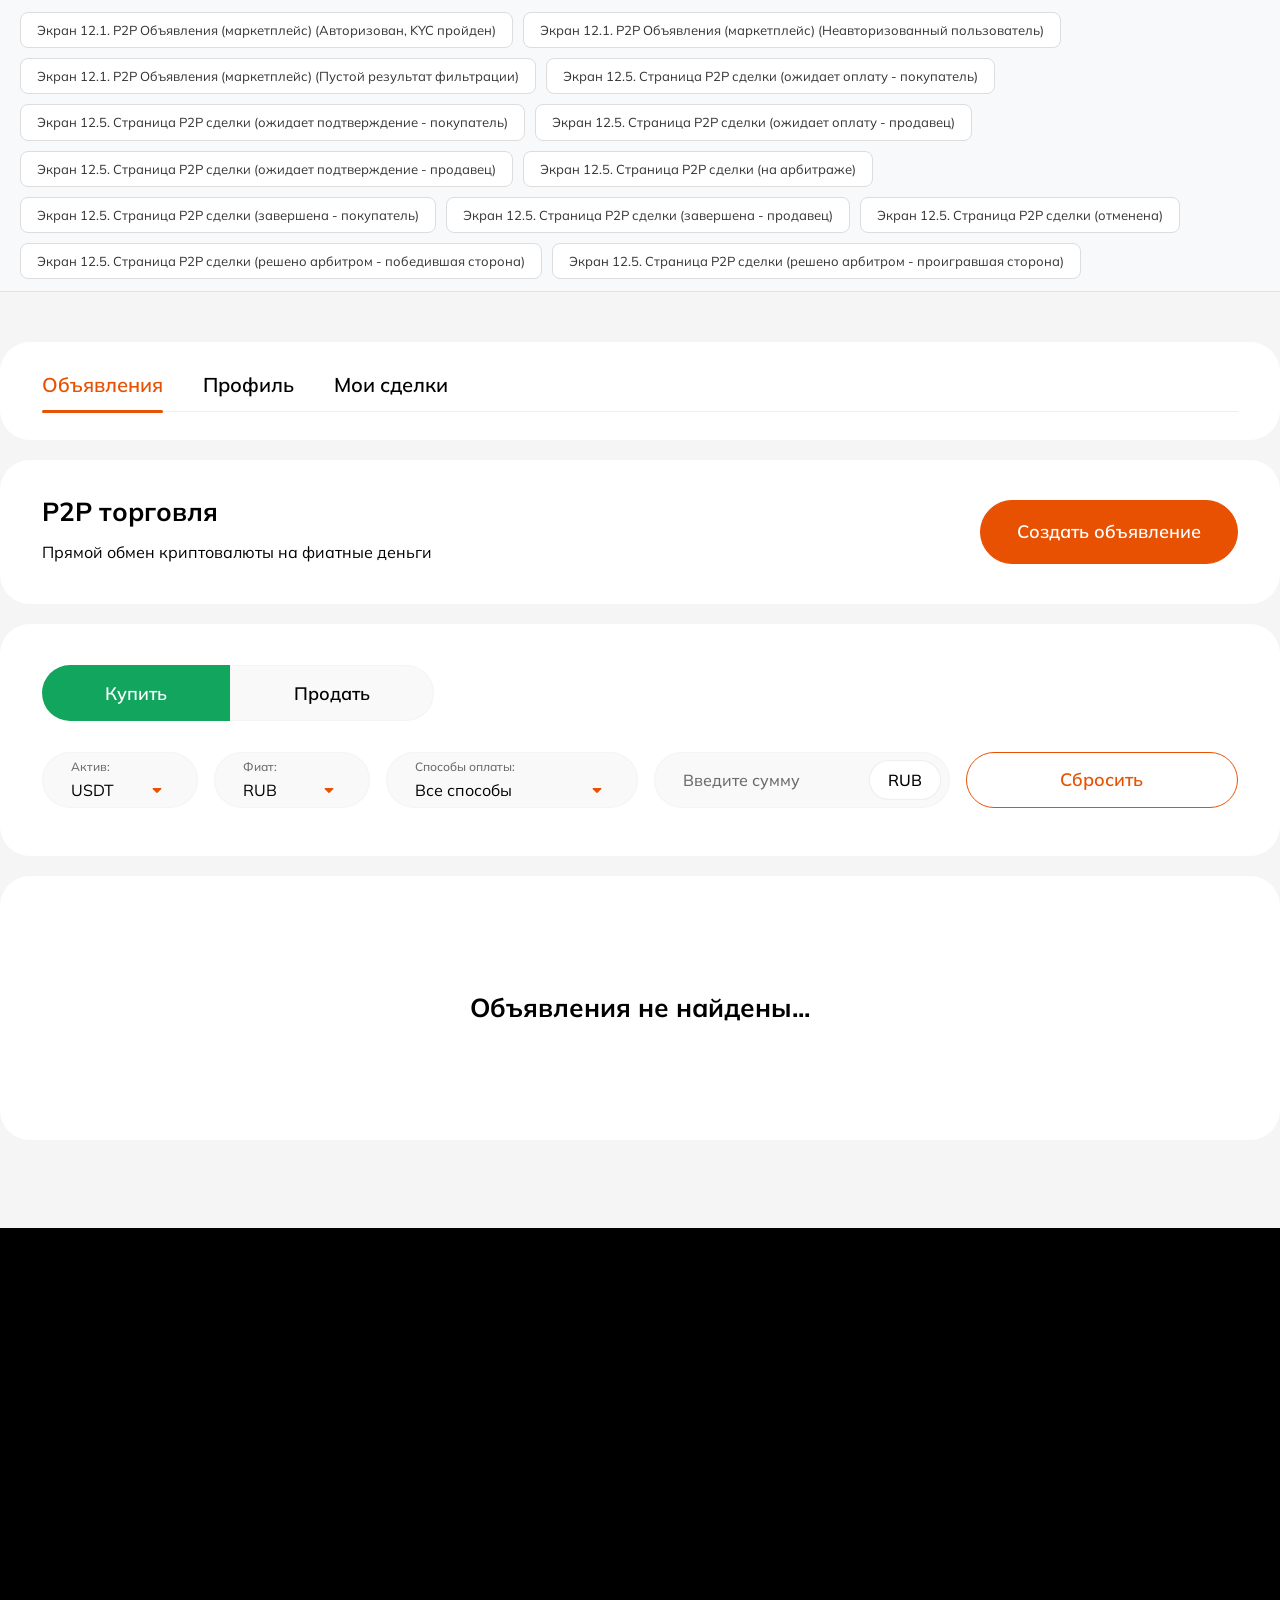
<file: empty_result.html>
<!DOCTYPE html>
<html lang="ru">

<head>
    <meta charset="UTF-8">
    <meta name="viewport" content="width=device-width, initial-scale=1.0">
    <link rel="stylesheet" href="assets/css/style.css">
    <script defer src="script.js"></script>
    <title>12 Р2Р</title>
</head>

<body>

   <header class="demo-nav">
        <a href="index.html">Экран 12.1. P2P Объявления (маркетплейс) (Авторизован, KYC пройден)</a>
        <a href="unauthorized.html">Экран 12.1. P2P Объявления (маркетплейс) (Неавторизованный пользователь)</a>
        <a href="empty_result.html">Экран 12.1. P2P Объявления (маркетплейс) (Пустой результат фильтрации)</a>
        <a href="page_p2p_deal.html">Экран 12.5. Страница P2P сделки (ожидает оплату - покупатель)</a>
        <a href="page_p2p_deal_wait.html">Экран 12.5. Страница P2P сделки (ожидает подтверждение - покупатель)</a>
        <a href="page_p2p_deal_seller.html">Экран 12.5. Страница P2P сделки (ожидает оплату - продавец)</a>
        <a href="page_p2p_deal_confirm_seller.html">Экран 12.5. Страница P2P сделки (ожидает подтверждение - продавец)</a>
        <a href="page_p2p_deal_arbitration.html">Экран 12.5. Страница P2P сделки (на арбитраже)</a>
        <a href="page_p2p_deal_finish.html">Экран 12.5. Страница P2P сделки (завершена - покупатель)</a>
        <a href="page_p2p_deal_finish_seller.html">Экран 12.5. Страница P2P сделки (завершена - продавец)</a>
        <a href="page_p2p_deal_cancelled.html">Экран 12.5. Страница P2P сделки (отменена)</a>
        <a href="page_p2p_deal_arbitration_finish.html">Экран 12.5. Страница P2P сделки (решено арбитром - победившая сторона)</a>
        <a href="page_p2p_deal_arbitration_finish_loss.html">Экран 12.5. Страница P2P сделки (решено арбитром - проигравшая сторона)</a>
    </header>

    <section class="ads">
        <div class="container">
            <div class="section-ads">
                <div class="section-ads-nav">
                    <a class="section-ads-nav--active" href="#" data-tab-trigger="ads">Объявления</a>
                    <a href="#" data-tab-trigger="profile">Профиль</a>
                    <a href="#" data-tab-trigger="deals">Мои сделки</a>

                    <div class="nav-slider"></div>
                </div>

                <div class="ads-tab-content active" data-tab="ads">
                    <div class="section-ads-create">
                        <div class="section-ads-create-text">
                            <p class="section-ads-create-title">P2P торговля</p>
                            <p>Прямой обмен криптовалюты на фиатные деньги</p>
                        </div>
                        <button class="btn">Создать объявление</button>
                    </div>

                    <div class="section-ads-filters">
                        <div class="section-ads-filters-buttons">
                            <button class="btn buy-btn">Купить</button>
                            <button class="btn sell-btn">Продать</button>
                        </div>

                        <form action="">
                            <div class="ads-form-item">
                                <span>Актив: </span>
                                <select name="" id="">
                                    <option value="">USDT</option>
                                    <option value=""></option>
                                    <option value=""></option>
                                </select>
                            </div>
                            <div class="ads-form-item">
                                <span>Фиат: </span>
                                <select name="" id="">
                                    <option value="">RUB</option>
                                    <option value=""></option>
                                    <option value=""></option>
                                </select>
                            </div>
                            <div class="ads-form-item ads-form-payment">
                                <span>Способы оплаты: </span>
                                <select name="" id="">
                                    <option value="">Все способы</option>
                                    <option value=""></option>
                                    <option value=""></option>
                                </select>
                            </div>
                            <div class="ads-form-item-enter">
                                <input type="text" placeholder="Введите сумму">
                            </div>
                            <button class="btn">Cбросить</button>
                        </form>
                    </div>


                    <div class="section-ads-result section-ads-result-empty">

                        <p>Объявления не найдены...</p>

                    </div>
                </div>
    </section>


    <footer></footer>

</body>

</html>
</file>
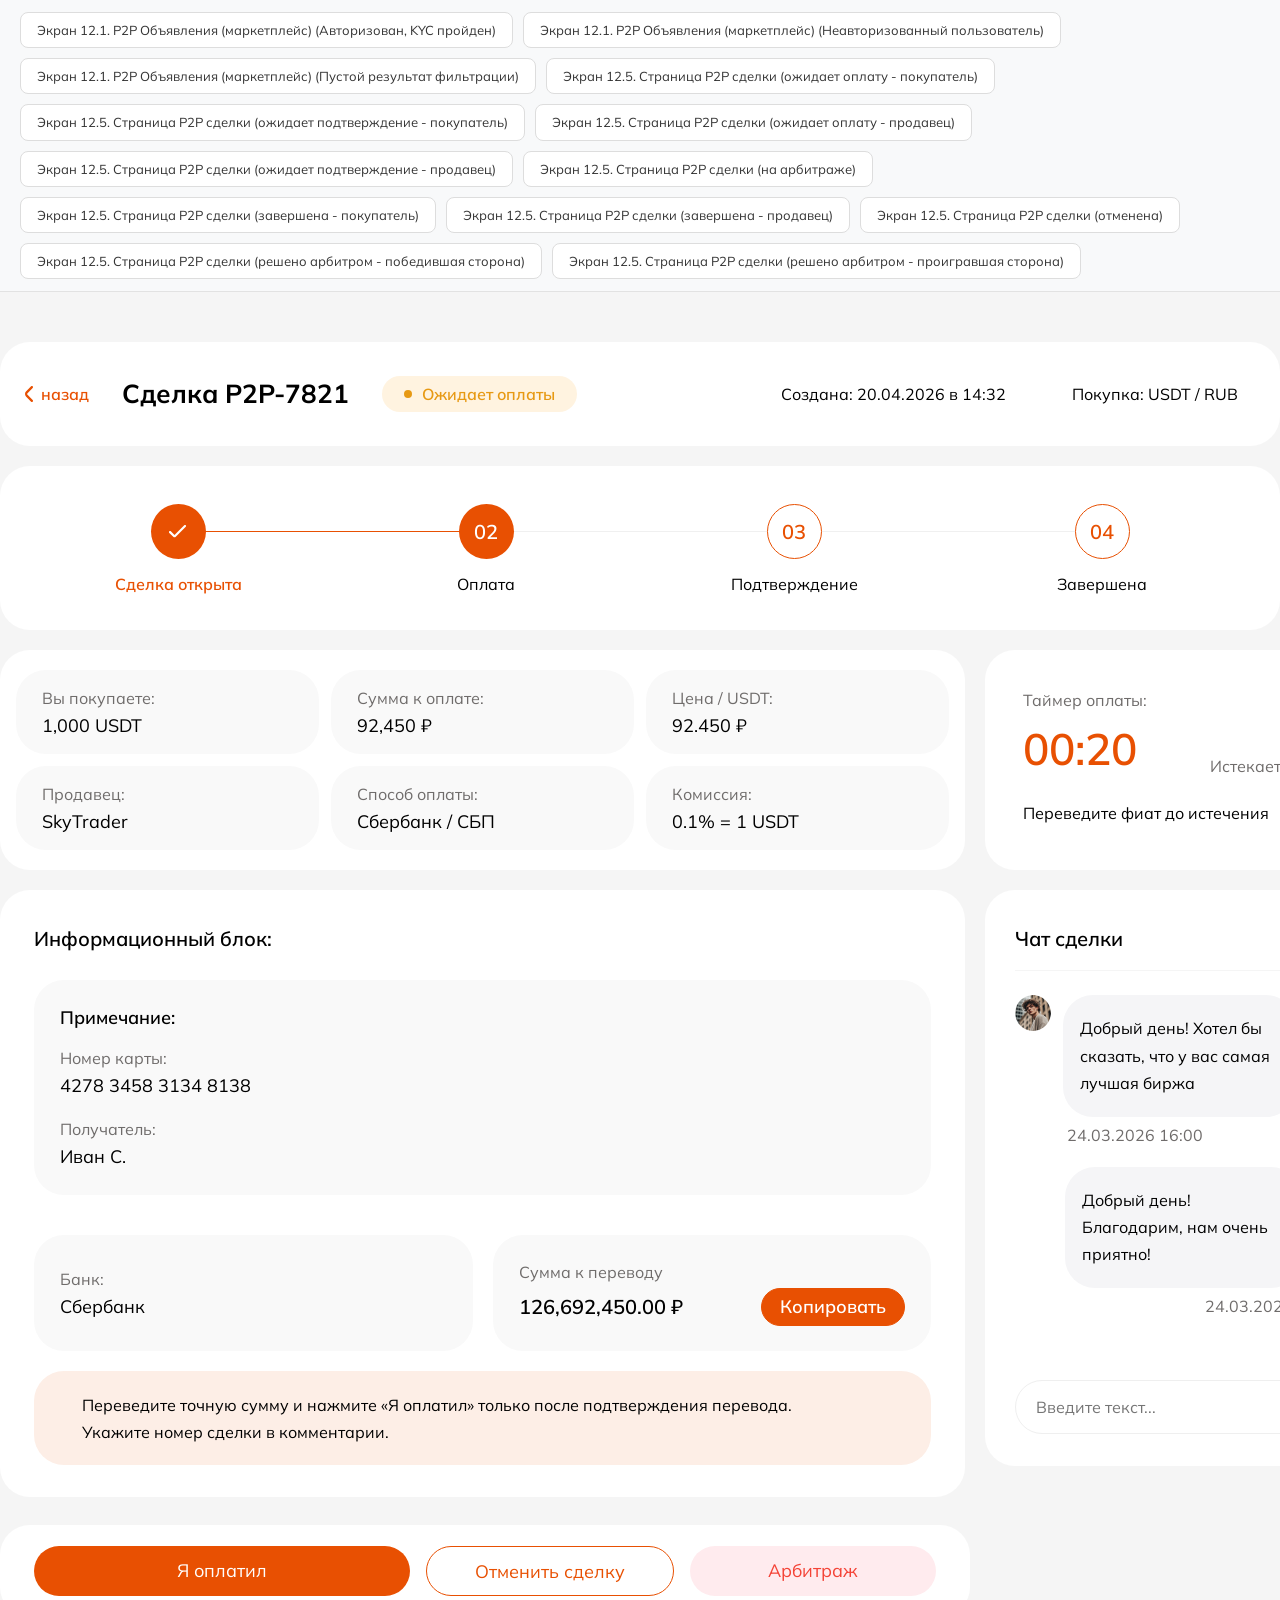
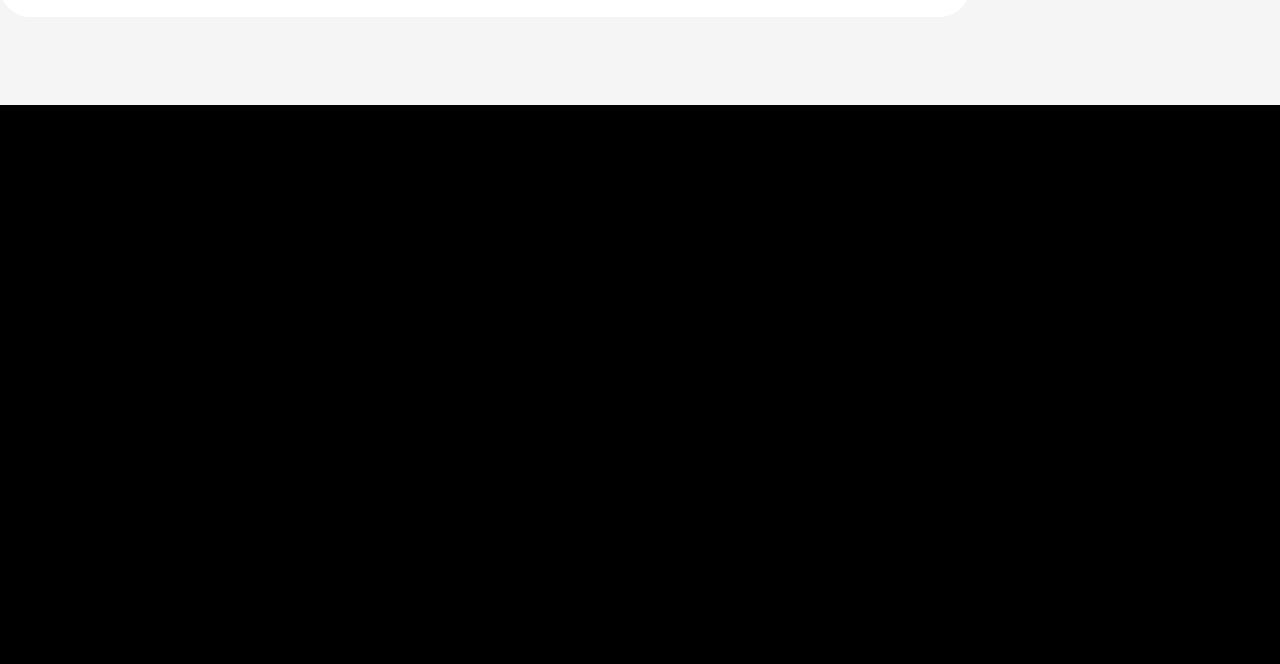
<file: page_p2p_deal.html>
<!DOCTYPE html>
<html lang="ru">

<head>
    <meta charset="UTF-8">
    <meta name="viewport" content="width=device-width, initial-scale=1.0">
    <link rel="stylesheet" href="assets/css/style.css">
    <script defer src="script.js"></script>
    <title>12 Р2Р</title>
</head>

<body>

  <header class="demo-nav">
        <a href="index.html">Экран 12.1. P2P Объявления (маркетплейс) (Авторизован, KYC пройден)</a>
        <a href="unauthorized.html">Экран 12.1. P2P Объявления (маркетплейс) (Неавторизованный пользователь)</a>
        <a href="empty_result.html">Экран 12.1. P2P Объявления (маркетплейс) (Пустой результат фильтрации)</a>
        <a href="page_p2p_deal.html">Экран 12.5. Страница P2P сделки (ожидает оплату - покупатель)</a>
        <a href="page_p2p_deal_wait.html">Экран 12.5. Страница P2P сделки (ожидает подтверждение - покупатель)</a>
        <a href="page_p2p_deal_seller.html">Экран 12.5. Страница P2P сделки (ожидает оплату - продавец)</a>
        <a href="page_p2p_deal_confirm_seller.html">Экран 12.5. Страница P2P сделки (ожидает подтверждение - продавец)</a>
        <a href="page_p2p_deal_arbitration.html">Экран 12.5. Страница P2P сделки (на арбитраже)</a>
        <a href="page_p2p_deal_finish.html">Экран 12.5. Страница P2P сделки (завершена - покупатель)</a>
        <a href="page_p2p_deal_finish_seller.html">Экран 12.5. Страница P2P сделки (завершена - продавец)</a>
        <a href="page_p2p_deal_cancelled.html">Экран 12.5. Страница P2P сделки (отменена)</a>
        <a href="page_p2p_deal_arbitration_finish.html">Экран 12.5. Страница P2P сделки (решено арбитром - победившая сторона)</a>
        <a href="page_p2p_deal_arbitration_finish_loss.html">Экран 12.5. Страница P2P сделки (решено арбитром - проигравшая сторона)</a>
    </header>

    <section class="ads">
        <div class="container">
            <!-- Шапка -->
            <div class="p2p-deal-header">
                <a href="#" class="p2p-deal-back"><svg width="24" height="24" viewBox="0 0 24 24" fill="none"
                        xmlns="http://www.w3.org/2000/svg">
                        <path
                            d="M8.97849 9.57751L14.0976 4.3323C14.3065 4.11946 14.5892 4 14.8838 4C15.1785 4 15.4611 4.11946 15.6701 4.3323C15.7746 4.43854 15.8576 4.56492 15.9142 4.70418C15.9708 4.84343 16 4.9928 16 5.14365C16 5.29451 15.9708 5.44387 15.9142 5.58313C15.8576 5.72238 15.7746 5.84877 15.6701 5.955L10.5399 11.1888C10.4353 11.295 10.3524 11.4214 10.2957 11.5607C10.2391 11.6999 10.21 11.8493 10.21 12.0001C10.21 12.151 10.2391 12.3004 10.2957 12.4396C10.3524 12.5789 10.4353 12.7052 10.5399 12.8115L15.6701 18.0453C15.8801 18.2589 15.9987 18.5493 15.9997 18.8526C16.0008 19.1558 15.8842 19.4471 15.6757 19.6622C15.4672 19.8774 15.1837 19.9989 14.8878 20C14.5918 20.0011 14.3076 19.8816 14.0976 19.668L8.97849 14.4228C8.35193 13.78 8 12.9086 8 12.0001C8 11.0916 8.35193 10.2203 8.97849 9.57751Z"
                            fill="#E85002" />
                    </svg>
                    назад</a>
                <h1 class="p2p-deal-title">Сделка P2P-7821</h1>
                <span class="p2p-deal-status"><svg width="8" height="8" viewBox="0 0 8 8" fill="none"
                        xmlns="http://www.w3.org/2000/svg">
                        <circle cx="4" cy="4" r="4" fill="#E79913" />
                    </svg>
                    Ожидает оплаты</span>
                <div class="p2p-deal-meta">
                    <span>Создана: 20.04.2026 в 14:32</span>
                    <span>Покупка: USDT / RUB</span>
                </div>
            </div>

            <!-- Степпер -->
            <div class="p2p-deal-stepper">
                <div class="p2p-step completed">
                    <div class="p2p-step-circle"><svg width="18" height="13" viewBox="0 0 18 13" fill="none"
                            xmlns="http://www.w3.org/2000/svg">
                            <path
                                d="M5.51493 12.33C5.03009 12.3302 4.56511 12.1375 4.22257 11.7944L0.315317 7.88857C-0.105106 7.46802 -0.105106 6.78629 0.315317 6.36574C0.735874 5.94531 1.4176 5.94531 1.83815 6.36574L5.51493 10.0425L15.2421 0.315317C15.6627 -0.105106 16.3444 -0.105106 16.765 0.315317C17.1854 0.735874 17.1854 1.4176 16.765 1.83815L6.80729 11.7944C6.46475 12.1375 5.99977 12.3302 5.51493 12.33Z"
                                fill="white" />
                        </svg></div>
                    <span class="p2p-step-label">Сделка открыта</span>
                </div>
                <div class="p2p-step active">
                    <div class="p2p-step-circle">02</div>
                    <span class="p2p-step-label">Оплата</span>
                </div>
                <div class="p2p-step">
                    <div class="p2p-step-circle">03</div>
                    <span class="p2p-step-label">Подтверждение</span>
                </div>
                <div class="p2p-step">
                    <div class="p2p-step-circle">04</div>
                    <span class="p2p-step-label">Завершена</span>
                </div>
            </div>

            <!-- Основной контент -->
            <div class="p2p-deal-grid">
                <!-- Инфо карточки -->
                <div class="p2p-info-cards">
                    <div class="p2p-info-card">
                        <span class="label">Вы покупаете:</span>
                        <span class="value">1,000 USDT</span>
                    </div>
                    <div class="p2p-info-card">
                        <span class="label">Сумма к оплате:</span>
                        <span class="value">92,450 ₽</span>
                    </div>
                    <div class="p2p-info-card">
                        <span class="label">Цена / USDT:</span>
                        <span class="value">92.450 ₽</span>
                    </div>
                    <div class="p2p-info-card">
                        <span class="label">Продавец:</span>
                        <span class="value">SkyTrader</span>
                    </div>
                    <div class="p2p-info-card">
                        <span class="label">Способ оплаты:</span>
                        <span class="value">Сбербанк / СБП</span>
                    </div>
                    <div class="p2p-info-card">
                        <span class="label">Комиссия:</span>
                        <span class="value">0.1% = 1 USDT</span>
                    </div>
                </div>

                <!-- Таймер -->
                <div class="p2p-timer-card">
                    <div class="p2p-timer-label">Таймер оплаты:</div>
                    <div class="p2p-timer-row">
                        <div class="p2p-timer-countdown">00:20</div>
                        <div class="p2p-timer-expires">Истекает: <b>14:47</b></div>
                    </div>
                    <div class="p2p-timer-note">Переведите фиат до истечения</div>
                </div>

                <!-- Информационный блок -->
                <div class="p2p-info-block">
                    <h3 class="p2p-info-block-title">Информационный блок:</h3>
                    <div class="p2p-info-block-content">
                        <div class="p2p-card-details">
                            <div class="p2p-card-details-title">Примечание:</div>
                            <div class="p2p-detail-row">
                                <span class="p2p-detail-label">Номер карты:</span>
                                <span class="p2p-detail-value">4278 3458 3134 8138</span>
                            </div>
                            <div class="p2p-detail-row">
                                <span class="p2p-detail-label">Получатель:</span>
                                <span class="p2p-detail-value">Иван С.</span>
                            </div>
                        </div>

                        <div class="p2p-payment-row">
                            <div class="p2p-bank-block">
                                <span class="p2p-bank-label">Банк:</span>
                                <span class="p2p-bank-value">Сбербанк</span>
                            </div>
                            <div class="p2p-amount-block">
                                <span class="p2p-amount-label">Сумма к переводу</span>
                                <div class="p2p-amount-wrapper">
                                    <span class="p2p-amount-value">126,692,450.00 ₽</span>
                                    <button class="p2p-copy-btn" onclick="alert('Скопировано!')">Копировать</button>
                                </div>
                            </div>
                        </div>
                    </div>
                    <div class="p2p-warning">
                        Переведите точную сумму и нажмите «Я оплатил» только после подтверждения перевода.<br> Укажите
                        номер
                        сделки в комментарии.
                    </div>
                </div>

                <!-- Чат -->
                <div class="p2p-chat-card">
                    <h3 class="p2p-chat-title">Чат сделки</h3>
                    <div class="p2p-chat-messages">
                        <div class="p2p-message opponent">
                            <img src="assets/img/Ellipse.png" class="p2p-msg-avatar" alt="">
                            <div class="p2p-message-wrapper">
                                <div class="p2p-msg-bubble">Добрый день! Хотел бы сказать, что у вас самая лучшая биржа
                                </div>
                                <span class="p2p-msg-time">24.03.2026 16:00</span>
                            </div>
                        </div>

                        <div class="p2p-message self">
                            <div class="p2p-message-wrapper">
                                <div class="p2p-msg-row">
                                    <div class="p2p-msg-bubble">Добрый день! Благодарим, нам очень приятно!</div>
                                    <button class="p2p-attach-btn">
                                        <svg width="18" height="18" viewBox="0 0 18 18" fill="none"
                                            xmlns="http://www.w3.org/2000/svg">
                                            <path
                                                d="M0 14.2388C0 12.1616 1.68394 10.4776 3.76119 10.4776H4.02985C6.1071 10.4776 7.79104 12.1616 7.79104 14.2388C7.79104 16.3161 6.1071 18 4.02985 18H3.76119C1.68394 18 0 16.3161 0 14.2388Z"
                                                fill="white" />
                                            <path
                                                d="M10.4776 3.76119C10.4776 1.68394 12.1616 0 14.2388 0C16.3161 0 18 1.68394 18 3.76119C18 5.83844 16.3161 7.52239 14.2388 7.52239C12.1616 7.52239 10.4776 5.83844 10.4776 3.76119Z"
                                                fill="white" />
                                            <path
                                                d="M0 3.76119C0 1.68394 1.68394 0 3.76119 0H4.02985C6.1071 0 7.79104 1.68394 7.79104 3.76119C7.79104 5.83844 6.1071 7.52239 4.02985 7.52239H3.76119C1.68394 7.52239 0 5.83844 0 3.76119Z"
                                                fill="white" />
                                            <path
                                                d="M10.4776 14.2388C10.4776 12.1616 12.1616 10.4776 14.2388 10.4776C16.3161 10.4776 18 12.1616 18 14.2388C18 16.3161 16.3161 18 14.2388 18C12.1616 18 10.4776 16.3161 10.4776 14.2388Z"
                                                fill="white" />
                                        </svg>
                                    </button>
                                </div>
                                <span class="p2p-msg-time">24.03.2026 16:02</span>
                            </div>
                        </div>
                    </div>
                    <div class="p2p-chat-input-wrapper">
                        <input type="text" class="p2p-chat-input" placeholder="Введите текст...">
                        <button class="p2p-send-btn">
                            <svg width="18" height="18" viewBox="0 0 18 18" fill="none"
                                xmlns="http://www.w3.org/2000/svg">
                                <g clip-path="url(#clip0_1378_12291)">
                                    <path
                                        d="M16.4349 6.54311L2.97166 0.209358C2.21116 -0.160392 1.31491 -0.0328923 0.685662 0.532608C0.0549119 1.10036 -0.164088 1.98236 0.126912 2.77886C0.139662 2.81111 3.43516 9.00086 3.43516 9.00086C3.43516 9.00086 0.200412 15.1891 0.189162 15.2206C-0.101088 16.0179 0.120162 16.8984 0.750912 17.4654C1.14166 17.8156 1.63516 17.9964 2.13166 17.9964C2.43841 17.9964 2.74591 17.9274 3.03241 17.7871L16.4364 11.4586C17.4002 11.0064 17.9987 10.0644 17.9979 9.00011C17.9979 7.93511 17.3972 6.99311 16.4349 6.54311ZM1.52191 2.22311C1.43041 1.91186 1.62541 1.70561 1.68916 1.64711C1.75591 1.58786 1.99966 1.40411 2.31766 1.56011C2.32141 1.56161 15.7982 7.90136 15.7982 7.90136C15.9774 7.98536 16.1267 8.10386 16.2414 8.24786H4.73416L1.52191 2.22311ZM15.7974 10.1011L2.38141 16.4356C2.06266 16.5924 1.81966 16.4094 1.75291 16.3486C1.68841 16.2916 1.49341 16.0839 1.58566 15.7719L4.73716 9.74786H16.2459C16.1312 9.89411 15.9789 10.0156 15.7974 10.1011Z"
                                        fill="white" />
                                </g>
                                <defs>
                                    <clipPath id="clip0_1378_12291">
                                        <rect width="18" height="18" fill="white" />
                                    </clipPath>
                                </defs>
                            </svg>
                        </button>
                    </div>
                </div>

                <div class="p2p-deal-actions">
                    <button class="p2p-btn p2p-btn-primary" onclick="openDealModalHandler()">Я оплатил</button>
                    <button class="p2p-btn p2p-btn-secondary">Отменить сделку</button>
                    <button class="p2p-btn p2p-btn-danger" id="openArbitrationBtn">Арбитраж</button>
                </div>
            </div>
        </div>
    </section>


    <footer></footer>



    <!-- Модальное окно арбитража -->
    <div class="arbitration-modal" id="arbitrationModal">
        <div class="arbitration-modal-overlay"></div>
        <div class="arbitration-modal-content">
            <button class="arbitration-modal-close" id="arbitrationModalClose">
                <svg width="14" height="14" viewBox="0 0 14 14" fill="none" xmlns="http://www.w3.org/2000/svg">
                    <g clip-path="url(#clip0_1378_14103)">
                        <path
                            d="M8.23718 6.99998L13.7436 1.49413C14.0854 1.15232 14.0854 0.598141 13.7436 0.256358C13.4018 -0.0854526 12.8476 -0.0854526 12.5059 0.256358L6.99998 5.76278L1.49413 0.256358C1.15232 -0.0854526 0.598141 -0.0854526 0.256358 0.256358C-0.0854252 0.598168 -0.0854526 1.15235 0.256358 1.49413L5.76278 6.99998L0.256358 12.5059C-0.0854526 12.8477 -0.0854526 13.4018 0.256358 13.7436C0.598168 14.0854 1.15235 14.0854 1.49413 13.7436L6.99998 8.23718L12.5058 13.7436C12.8476 14.0854 13.4018 14.0854 13.7436 13.7436C14.0854 13.4018 14.0854 12.8476 13.7436 12.5059L8.23718 6.99998Z"
                            fill="black" />
                    </g>
                    <defs>
                        <clipPath id="clip0_1378_14103">
                            <rect width="14" height="14" fill="white" />
                        </clipPath>
                    </defs>
                </svg>
            </button>

            <h2 class="arbitration-modal-title">Открыть арбитраж</h2>

            <div class="arbitration-form-wrapper">
                <div class="arbitration-warning">
                    <div class="arbitration-warning-line"></div>
                    <div class="arbitration-warning-text">
                        Арбитраж открывается только при наличии реальной проблемы. Ложные споры могут повлечь
                        ограничение аккаунта.
                    </div>
                </div>

                <div class="arbitration-form">
                    <div class="form-group">
                        <div class="input-wrapper">
                            <input type="text" class="form-input" id="arbitrationReason" required>
                            <label class="input-label-inside" for="arbitrationReason">Причина открытия
                                арбитража:</label>
                        </div>
                    </div>

                    <div class="file-upload-area">
                        <div class="file-upload-icon">
                            <svg width="105" height="105" viewBox="0 0 105 105" fill="none"
                                xmlns="http://www.w3.org/2000/svg">
                                <path
                                    d="M78.6363 31.2637C77.1881 30.9749 76.0025 30.0693 75.39 28.7743C68.6088 14.4637 52.8894 6.4618 37.1788 9.35805C22.8638 11.9831 11.6419 23.4106 9.24875 37.7999C8.54 42.0481 8.5925 46.3005 9.39313 50.4437C9.65563 51.7955 9.07375 53.3005 7.87937 54.3855C2.87 58.9399 0 65.428 0 72.1918C0 85.4568 10.7931 96.2543 24.0625 96.2543H72.1875C90.2825 96.2543 105 81.5368 105 63.4418C105 47.8449 93.9138 34.3087 78.6363 31.2637ZM66.1544 59.9724C65.3013 60.8256 64.1812 61.2543 63.0612 61.2543C61.9412 61.2543 60.8212 60.8256 59.9681 59.9724L52.5 52.5043V74.3793C52.5 76.7987 50.54 78.7543 48.125 78.7543C45.71 78.7543 43.75 76.7987 43.75 74.3793V52.5043L36.2819 59.9724C34.5713 61.6831 31.8063 61.6831 30.0956 59.9724C28.385 58.2618 28.385 55.4968 30.0956 53.7862L41.9388 41.9431C43.6275 40.2543 45.8456 39.4055 48.0638 39.3924L48.125 39.3793L48.1862 39.3924C50.4087 39.4055 52.6225 40.2543 54.3112 41.9431L66.1544 53.7862C67.865 55.4968 67.865 58.2618 66.1544 59.9724Z"
                                    fill="#ECECEC" />
                            </svg>
                        </div>
                        <div class="file-upload-text">Перетащите файлы</div>
                        <button type="button" class="file-upload-btn">Выбрать файлы</button>
                        <input type="file" class="file-upload-input" multiple hidden>
                    </div>

                    <label class="checkbox-wrapper">
                        <input type="checkbox" class="checkbox-input">
                        <span class="checkbox-custom"></span>
                        <span class="checkbox-text">Я подтверждаю, что предоставленная информация соответствует
                            действительности</span>
                    </label>

                    <div class="arbitration-actions">
                        <button type="button" class="arbitration-btn arbitration-btn-primary" id="submitArbitration"
                            disabled>Открыть арбитраж</button>
                        <button type="button" class="arbitration-btn arbitration-btn-secondary"
                            id="cancelArbitration">Отмена</button>
                    </div>
                </div>
            </div>
        </div>
    </div>






    <!-- Модальное окно открытия сделки -->
    <div class="open-deal-modal" id="openDealModal">
        <div class="open-deal-modal-overlay"></div>
        <div class="open-deal-modal-content">
            <button class="open-deal-modal-close" id="openDealModalClose">
                <svg width="14" height="14" viewBox="0 0 14 14" fill="none" xmlns="http://www.w3.org/2000/svg">
                    <g clip-path="url(#clip0_1378_13915)">
                        <path
                            d="M8.23718 6.99998L13.7436 1.49413C14.0854 1.15232 14.0854 0.598141 13.7436 0.256358C13.4018 -0.0854526 12.8476 -0.0854526 12.5059 0.256358L6.99998 5.76278L1.49413 0.256358C1.15232 -0.0854526 0.598141 -0.0854526 0.256358 0.256358C-0.0854252 0.598168 -0.0854526 1.15235 0.256358 1.49413L5.76278 6.99998L0.256358 12.5059C-0.0854526 12.8477 -0.0854526 13.4018 0.256358 13.7436C0.598168 14.0854 1.15235 14.0854 1.49413 13.7436L6.99998 8.23718L12.5058 13.7436C12.8476 14.0854 13.4018 14.0854 13.7436 13.7436C14.0854 13.4018 14.0854 12.8476 13.7436 12.5059L8.23718 6.99998Z"
                            fill="black" />
                    </g>
                    <defs>
                        <clipPath id="clip0_1378_13915">
                            <rect width="14" height="14" fill="white" />
                        </clipPath>
                    </defs>
                </svg>
            </button>

            <h2 class="open-deal-modal-title">Открыть сделку</h2>
            <p class="open-deal-modal-subtitle">Покупка USDT у SkyTrader</p>

            <div class="open-deal-info-grid">
                <div class="open-deal-info-card">
                    <span class="open-deal-info-label">Цена:</span>
                    <span class="open-deal-info-value">92.45 RUB / USDT</span>
                </div>
                <div class="open-deal-info-card">
                    <span class="open-deal-info-label">Лимиты:</span>
                    <span class="open-deal-info-value">1,000 - 500,000 ₽</span>
                </div>
                <div class="open-deal-info-card">
                    <span class="open-deal-info-label">Доступно:</span>
                    <span class="open-deal-info-value">12,450 USDT</span>
                </div>
                <div class="open-deal-info-card">
                    <span class="open-deal-info-label">Способ оплаты:</span>
                    <span class="open-deal-info-value">Сбербанк / СБП</span>
                </div>
                <div class="open-deal-info-card">
                    <span class="open-deal-info-label">Таймер оплаты:</span>
                    <span class="open-deal-info-value">15 мин</span>
                </div>
            </div>

            <div class="open-deal-amount-section">
                <label class="open-deal-amount-label">Введите сумму:</label>

                <div class="open-deal-inputs-row">
                    <div class="open-deal-input-wrapper">
                        <input type="text" class="open-deal-input" id="payAmount" value="1000">
                        <span class="open-deal-input-label">Сумма к оплате:</span>
                        <span class="open-deal-currency-badge">RUB</span>
                    </div>

                    <button type="button" class="open-deal-swap-btn">
                        <svg width="18" height="18" viewBox="0 0 18 18" fill="none" xmlns="http://www.w3.org/2000/svg">
                            <path
                                d="M17.2495 12.0001H2.01029L2.02079 11.9889L3.70379 10.2751C3.77743 10.2059 3.83633 10.1226 3.87696 10.0301C3.91759 9.93757 3.9391 9.8378 3.94021 9.73676C3.94132 9.63573 3.92201 9.53551 3.88342 9.44213C3.84484 9.34874 3.78779 9.26412 3.71569 9.19333C3.64358 9.12254 3.55792 9.06705 3.46384 9.0302C3.36977 8.99334 3.26921 8.97587 3.16821 8.97884C3.06721 8.98181 2.96786 9.00516 2.87611 9.04748C2.78436 9.0898 2.7021 9.15023 2.63429 9.22513L0.955038 10.9329C0.832788 11.0551 0.661788 11.2426 0.487038 11.4399C0.173224 11.7947 0 12.2521 0 12.7258C0 13.1995 0.173224 13.6568 0.487038 14.0116C0.661788 14.2081 0.832788 14.3956 0.950538 14.5141L2.63429 16.2271C2.77544 16.3597 2.96241 16.4326 3.15607 16.4305C3.34972 16.4283 3.53505 16.3514 3.67325 16.2157C3.81144 16.08 3.8918 15.8961 3.89749 15.7026C3.90319 15.509 3.83377 15.3207 3.70379 15.1771L2.05754 13.5001H17.2495C17.4484 13.5001 17.6392 13.4211 17.7799 13.2805C17.9205 13.1398 17.9995 12.949 17.9995 12.7501C17.9995 12.5512 17.9205 12.3605 17.7799 12.2198C17.6392 12.0791 17.4484 12.0001 17.2495 12.0001Z"
                                fill="black" />
                            <path
                                d="M0.75 5.99987H15.9412L14.2957 7.67462C14.2221 7.74381 14.1632 7.82716 14.1226 7.91967C14.082 8.01218 14.0604 8.11195 14.0593 8.21299C14.0582 8.31402 14.0775 8.41424 14.1161 8.50763C14.1547 8.60101 14.2117 8.68564 14.2839 8.75642C14.356 8.82721 14.4416 8.8827 14.5357 8.91956C14.6298 8.95641 14.7303 8.97388 14.8313 8.97091C14.9323 8.96794 15.0317 8.94459 15.1234 8.90227C15.2152 8.85995 15.2974 8.79952 15.3652 8.72462L17.0445 7.01537C17.1667 6.89312 17.3377 6.70562 17.5125 6.50912C17.8263 6.15429 17.9995 5.69694 17.9995 5.22325C17.9995 4.74955 17.8263 4.29221 17.5125 3.93737C17.3377 3.74012 17.1667 3.55262 17.049 3.43487L15.3652 1.72487C15.2241 1.59226 15.0371 1.5194 14.8435 1.52153C14.6498 1.52366 14.4645 1.60062 14.3263 1.7363C14.1881 1.87198 14.1077 2.05585 14.102 2.24944C14.0963 2.44302 14.1658 2.63131 14.2957 2.77487L15.984 4.49237L15.99 4.49987H0.75C0.551088 4.49987 0.360322 4.57889 0.21967 4.71954C0.0790176 4.86019 0 5.05096 0 5.24987C0 5.44878 0.0790176 5.63955 0.21967 5.7802C0.360322 5.92085 0.551088 5.99987 0.75 5.99987Z"
                                fill="black" />
                        </svg>
                    </button>

                    <div class="open-deal-input-wrapper">
                        <input type="text" class="open-deal-input" id="receiveAmount" value="1000" readonly>
                        <span class="open-deal-input-label">Вы получите:</span>
                        <span class="open-deal-currency-badge">USDT</span>
                    </div>
                </div>
            </div>

            <div class="open-deal-actions">
                <button type="button" class="open-deal-btn open-deal-btn-primary">Открыть сделку</button>
                <button type="button" class="open-deal-btn open-deal-btn-secondary">Отмена</button>
            </div>
        </div>
    </div>
</body>

</html>
</file>
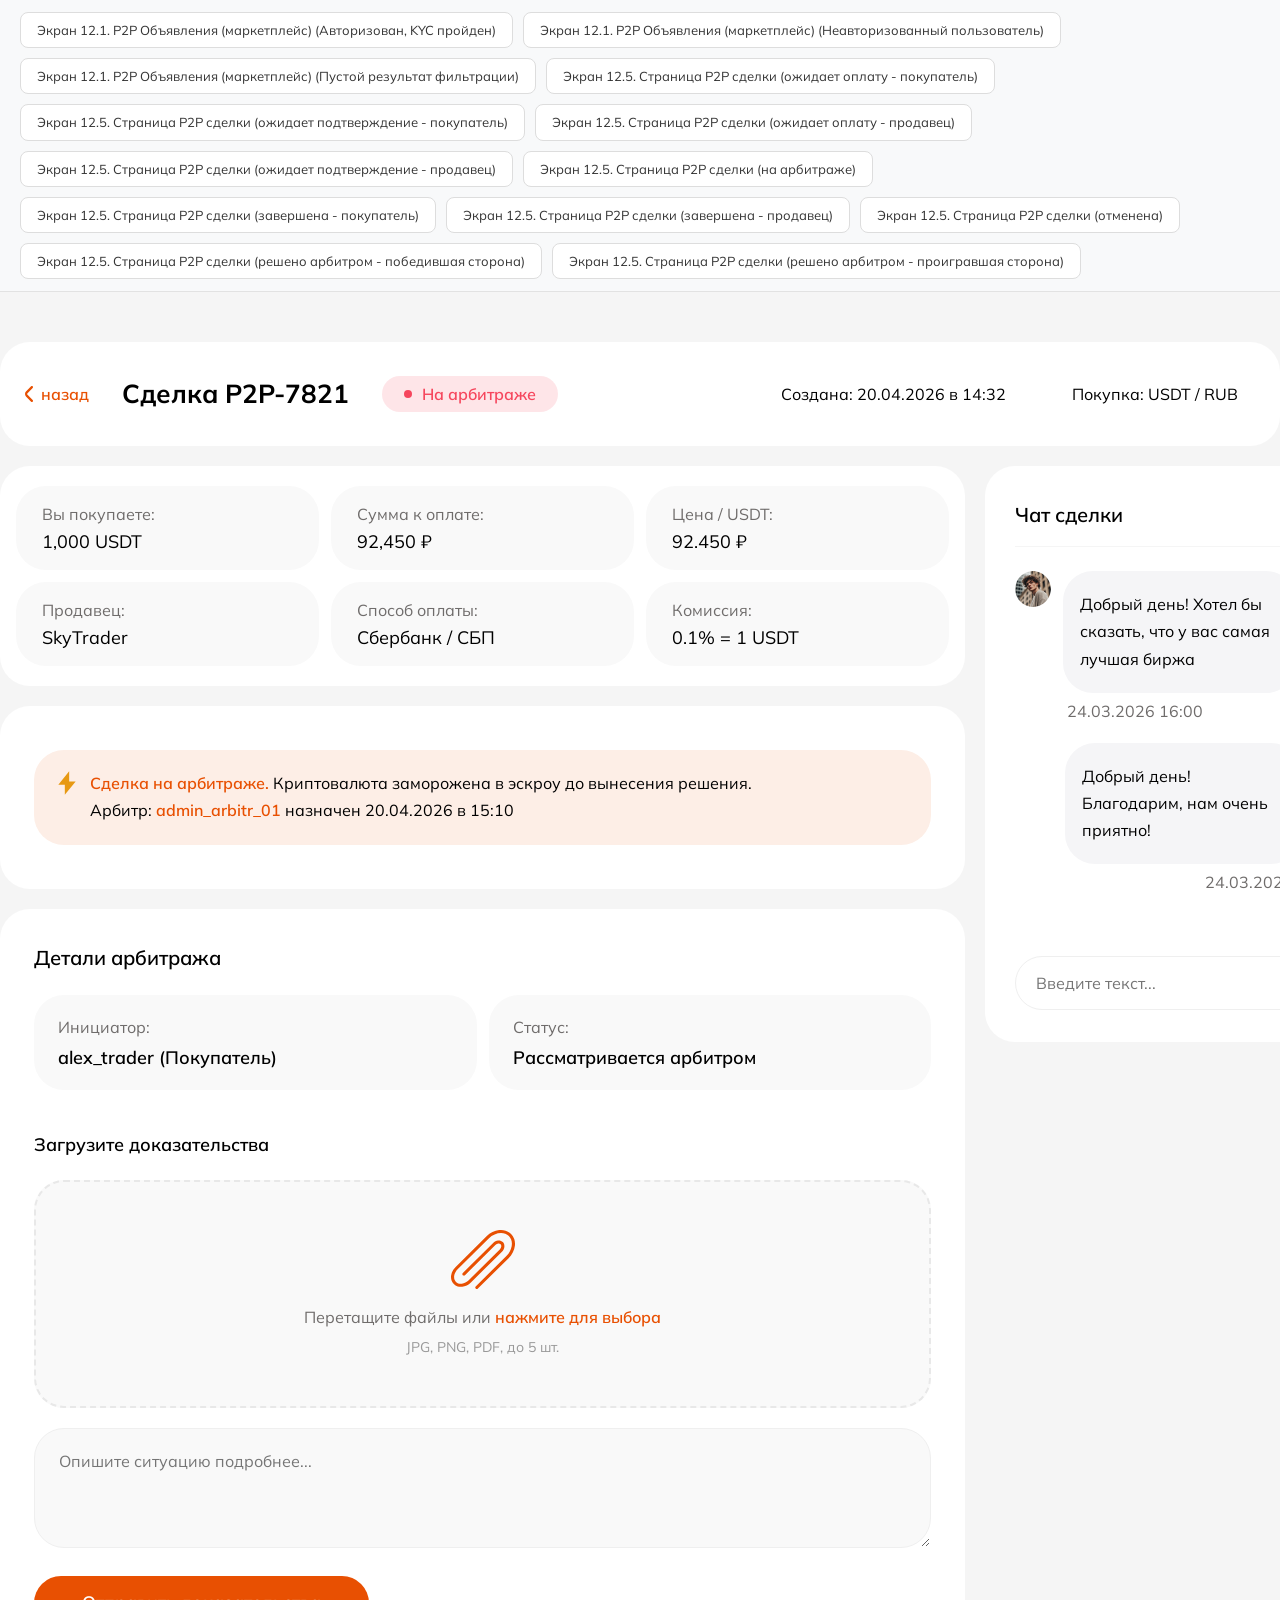
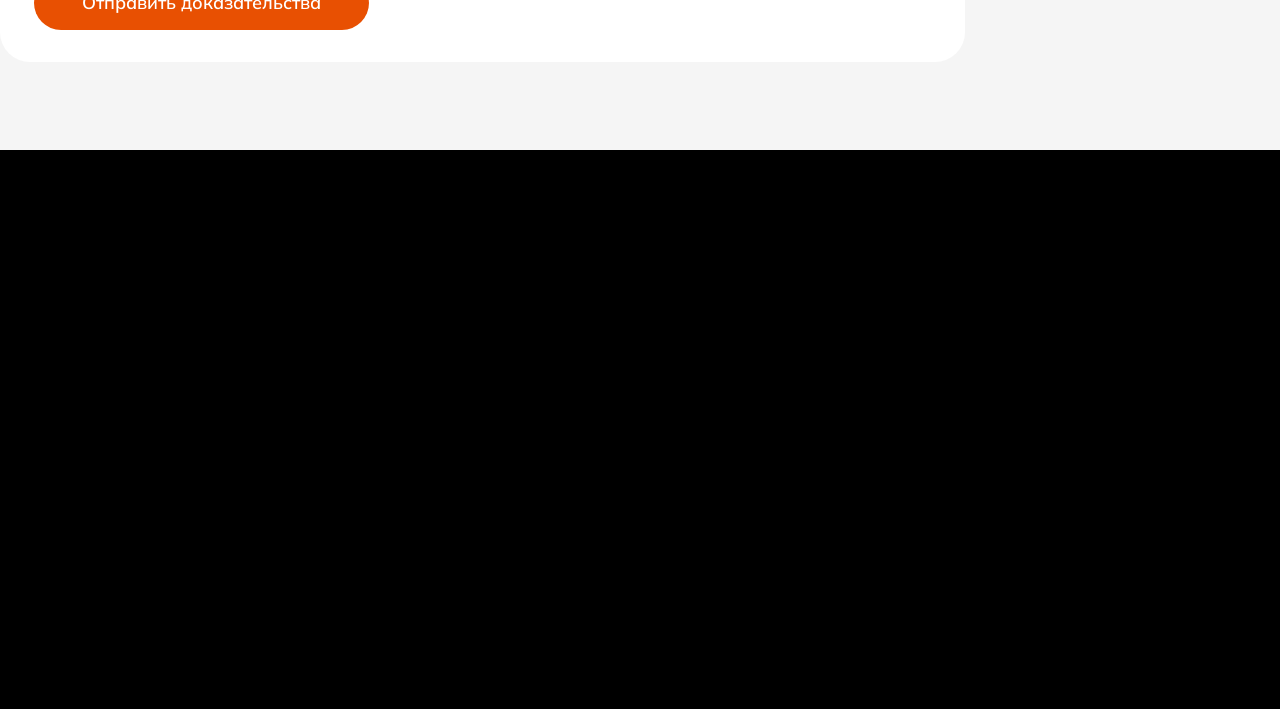
<file: page_p2p_deal_arbitration.html>
<!DOCTYPE html>
<html lang="ru">

<head>
    <meta charset="UTF-8">
    <meta name="viewport" content="width=device-width, initial-scale=1.0">
    <link rel="stylesheet" href="assets/css/style.css">
    <script defer src="script.js"></script>
    <title>12 Р2Р</title>
</head>

<body>

    <header class="demo-nav">
        <a href="index.html">Экран 12.1. P2P Объявления (маркетплейс) (Авторизован, KYC пройден)</a>
        <a href="unauthorized.html">Экран 12.1. P2P Объявления (маркетплейс) (Неавторизованный пользователь)</a>
        <a href="empty_result.html">Экран 12.1. P2P Объявления (маркетплейс) (Пустой результат фильтрации)</a>
        <a href="page_p2p_deal.html">Экран 12.5. Страница P2P сделки (ожидает оплату - покупатель)</a>
        <a href="page_p2p_deal_wait.html">Экран 12.5. Страница P2P сделки (ожидает подтверждение - покупатель)</a>
        <a href="page_p2p_deal_seller.html">Экран 12.5. Страница P2P сделки (ожидает оплату - продавец)</a>
        <a href="page_p2p_deal_confirm_seller.html">Экран 12.5. Страница P2P сделки (ожидает подтверждение - продавец)</a>
        <a href="page_p2p_deal_arbitration.html">Экран 12.5. Страница P2P сделки (на арбитраже)</a>
        <a href="page_p2p_deal_finish.html">Экран 12.5. Страница P2P сделки (завершена - покупатель)</a>
        <a href="page_p2p_deal_finish_seller.html">Экран 12.5. Страница P2P сделки (завершена - продавец)</a>
        <a href="page_p2p_deal_cancelled.html">Экран 12.5. Страница P2P сделки (отменена)</a>
        <a href="page_p2p_deal_arbitration_finish.html">Экран 12.5. Страница P2P сделки (решено арбитром - победившая сторона)</a>
        <a href="page_p2p_deal_arbitration_finish_loss.html">Экран 12.5. Страница P2P сделки (решено арбитром - проигравшая сторона)</a>
    </header>

    <section class="ads">
        <div class="container">
            <!-- Шапка -->
            <div class="p2p-deal-header">
                <a href="#" class="p2p-deal-back"><svg width="24" height="24" viewBox="0 0 24 24" fill="none"
                        xmlns="http://www.w3.org/2000/svg">
                        <path
                            d="M8.97849 9.57751L14.0976 4.3323C14.3065 4.11946 14.5892 4 14.8838 4C15.1785 4 15.4611 4.11946 15.6701 4.3323C15.7746 4.43854 15.8576 4.56492 15.9142 4.70418C15.9708 4.84343 16 4.9928 16 5.14365C16 5.29451 15.9708 5.44387 15.9142 5.58313C15.8576 5.72238 15.7746 5.84877 15.6701 5.955L10.5399 11.1888C10.4353 11.295 10.3524 11.4214 10.2957 11.5607C10.2391 11.6999 10.21 11.8493 10.21 12.0001C10.21 12.151 10.2391 12.3004 10.2957 12.4396C10.3524 12.5789 10.4353 12.7052 10.5399 12.8115L15.6701 18.0453C15.8801 18.2589 15.9987 18.5493 15.9997 18.8526C16.0008 19.1558 15.8842 19.4471 15.6757 19.6622C15.4672 19.8774 15.1837 19.9989 14.8878 20C14.5918 20.0011 14.3076 19.8816 14.0976 19.668L8.97849 14.4228C8.35193 13.78 8 12.9086 8 12.0001C8 11.0916 8.35193 10.2203 8.97849 9.57751Z"
                            fill="#E85002" />
                    </svg>
                    назад</a>
                <h1 class="p2p-deal-title">Сделка P2P-7821</h1>
                <span class="p2p-deal-status p2p-deal-status-arbitration"><svg width="8" height="8" viewBox="0 0 8 8"
                        fill="none" xmlns="http://www.w3.org/2000/svg">
                        <circle cx="4" cy="4" r="4" fill="#F6465D" />
                    </svg>
                    На арбитраже</span>
                <div class="p2p-deal-meta">
                    <span>Создана: 20.04.2026 в 14:32</span>
                    <span>Покупка: USDT / RUB</span>
                </div>
            </div>


            <!-- Основной контент -->
            <div class="p2p-deal-grid">
                <div class="p2p-info-cards">
                    <div class="p2p-info-card">
                        <span class="label">Вы покупаете:</span>
                        <span class="value">1,000 USDT</span>
                    </div>
                    <div class="p2p-info-card">
                        <span class="label">Сумма к оплате:</span>
                        <span class="value">92,450 ₽</span>
                    </div>
                    <div class="p2p-info-card">
                        <span class="label">Цена / USDT:</span>
                        <span class="value">92.450 ₽</span>
                    </div>
                    <div class="p2p-info-card">
                        <span class="label">Продавец:</span>
                        <span class="value">SkyTrader</span>
                    </div>
                    <div class="p2p-info-card">
                        <span class="label">Способ оплаты:</span>
                        <span class="value">Сбербанк / СБП</span>
                    </div>
                    <div class="p2p-info-card">
                        <span class="label">Комиссия:</span>
                        <span class="value">0.1% = 1 USDT</span>
                    </div>
                </div>

                <!-- Информационный блок -->
                <div class="p2p-info-block p2p-info-block-arbitration">

                    <div class="p2p-arbitration-warning">
                        <div class="p2p-arbitration-warning-content">
                            <div class="p2p-arbitration-icon">
                                <svg width="26" height="26" viewBox="0 0 26 26" fill="none"
                                    xmlns="http://www.w3.org/2000/svg">
                                    <path
                                        d="M15.1615 1.35547V11.3763H21.6615L10.8281 24.6471V14.6263H4.32812L15.1615 1.35547Z"
                                        fill="#E79913" />
                                </svg>
                            </div>
                            <div class="p2p-arbitration-text">
                                <strong>Сделка на арбитраже.</strong> Криптовалюта заморожена в эскроу до вынесения
                                решения.<br>
                                Арбитр: <strong>admin_arbitr_01</strong> назначен 20.04.2026 в 15:10
                            </div>
                        </div>
                    </div>
                    <div class="p2p-info-block-arbitration-content">
                        <div class="p2p-arbitration-details">
                            <h3 class="p2p-arbitration-details-title">Детали арбитража</h3>
                            <div class="p2p-arbitration-info-grid">
                                <div class="p2p-arbitration-info-card">
                                    <span class="p2p-arbitration-label">Инициатор:</span>
                                    <span class="p2p-arbitration-value">alex_trader (Покупатель)</span>
                                </div>
                                <div class="p2p-arbitration-info-card">
                                    <span class="p2p-arbitration-label">Статус:</span>
                                    <span class="p2p-arbitration-value">Рассматривается арбитром</span>
                                </div>
                            </div>
                        </div>

                        <div class="p2p-evidence-section">
                            <h3 class="p2p-evidence-title">Загрузите доказательства</h3>
                            <div class="p2p-file-upload">
                                <div class="p2p-file-upload-icon">
                                    <svg width="64" height="59" viewBox="0 0 64 59" fill="none"
                                        xmlns="http://www.w3.org/2000/svg">
                                        <g clip-path="url(#clip0_1378_12856)">
                                            <path
                                                d="M2.78422 54.0827C1.70841 53.0177 0.929361 51.7282 0.468027 50.2502C0.0318369 48.8547 -0.100735 47.3522 0.0756464 45.7855C0.42498 42.6511 1.97241 39.5837 4.43222 37.1489L35.5492 6.34132C39.1069 2.81915 43.5804 0.603417 48.1438 0.105962C50.4056 -0.141446 52.5716 0.0448639 54.5819 0.659989C56.6951 1.30642 58.5374 2.39712 60.0577 3.90345C61.5781 5.40977 62.6798 7.23214 63.3339 9.32455C63.9549 11.3144 64.1431 13.4592 63.8936 15.6983C63.3899 20.215 61.1518 24.6438 57.5941 28.166L26.9023 58.5512C26.7591 58.6958 26.5882 58.811 26.3998 58.8899C26.2113 58.9688 26.0089 59.01 25.8042 59.011C25.5996 59.012 25.3968 58.9729 25.2075 58.8958C25.0183 58.8188 24.8463 58.7053 24.7016 58.5621C24.5569 58.4188 24.4423 58.2486 24.3644 58.0613C24.2865 57.8739 24.247 57.6731 24.2479 57.4705C24.2489 57.2679 24.2905 57.0675 24.3702 56.8809C24.4499 56.6943 24.5661 56.5252 24.7122 56.3833L55.404 25.9982C61.633 19.8315 62.7381 10.892 57.8661 6.07204C52.9941 1.25211 43.9663 2.3447 37.7374 8.51104L6.62079 39.3167C4.6566 41.2613 3.42498 43.678 3.15412 46.1223C2.89584 48.4395 3.54269 50.4972 4.97622 51.916C6.40974 53.3349 8.49012 53.9764 10.8322 53.7196C13.3027 53.4484 15.7465 52.2268 17.7092 50.28L48.7831 19.4751C49.636 18.6295 50.1697 17.5893 50.2856 16.545C50.3873 15.6282 50.1442 14.8267 49.5998 14.2885C49.0555 13.7504 48.2459 13.509 47.3187 13.6097C46.2635 13.7251 45.212 14.2542 44.3579 15.0998L14.0052 45.1489C13.8619 45.2936 13.6911 45.4087 13.5026 45.4876C13.3142 45.5666 13.1117 45.6077 12.9071 45.6087C12.7025 45.6097 12.4997 45.5706 12.3104 45.4935C12.1211 45.4165 11.9492 45.3031 11.8044 45.1598C11.6597 45.0166 11.5451 44.8463 11.4673 44.659C11.3894 44.4716 11.3498 44.2708 11.3508 44.0682C11.3518 43.8656 11.3933 43.6653 11.473 43.4786C11.5527 43.292 11.669 43.1229 11.8151 42.9811L42.1671 12.9327C43.5172 11.5961 45.2257 10.7543 46.9777 10.5631C48.8581 10.3575 50.5667 10.9104 51.7884 12.1203C53.0101 13.3302 53.5686 15.0198 53.3621 16.8803C53.1694 18.6152 52.321 20.3052 50.9724 21.6418L19.8985 52.4467C17.4387 54.8849 14.3393 56.4195 11.1716 56.7669C9.58841 56.9404 8.06993 56.8099 6.65812 56.3781C5.16403 55.9217 3.86079 55.1497 2.78422 54.0827Z"
                                                fill="#E85002" />
                                        </g>
                                        <defs>
                                            <clipPath id="clip0_1378_12856">
                                                <rect width="64" height="59" fill="white" />
                                            </clipPath>
                                        </defs>
                                    </svg>
                                </div>
                                <div class="p2p-file-upload-text">
                                    Перетащите файлы или <span class="p2p-file-upload-link">нажмите для выбора</span>
                                </div>
                                <div class="p2p-file-upload-hint">JPG, PNG, PDF, до 5 шт.</div>
                                <input type="file" class="p2p-file-input" multiple hidden>
                            </div>

                            <textarea class="p2p-evidence-textarea"
                                placeholder="Опишите ситуацию подробнее..."></textarea>

                            <button class="p2p-submit-evidence-btn">Отправить доказательства</button>
                        </div>
                    </div>
                </div>

                <!-- Чат -->
                <div class="p2p-chat-card">
                    <h3 class="p2p-chat-title">Чат сделки</h3>
                    <div class="p2p-chat-messages">
                        <div class="p2p-message opponent">
                            <img src="assets/img/Ellipse.png" class="p2p-msg-avatar" alt="">
                            <div class="p2p-message-wrapper">
                                <div class="p2p-msg-bubble">Добрый день! Хотел бы сказать, что у вас самая лучшая биржа
                                </div>
                                <span class="p2p-msg-time">24.03.2026 16:00</span>
                            </div>
                        </div>

                        <div class="p2p-message self">
                            <div class="p2p-message-wrapper">
                                <div class="p2p-msg-row">
                                    <div class="p2p-msg-bubble">Добрый день! Благодарим, нам очень приятно!</div>
                                    <button class="p2p-attach-btn">
                                        <svg width="18" height="18" viewBox="0 0 18 18" fill="none"
                                            xmlns="http://www.w3.org/2000/svg">
                                            <path
                                                d="M0 14.2388C0 12.1616 1.68394 10.4776 3.76119 10.4776H4.02985C6.1071 10.4776 7.79104 12.1616 7.79104 14.2388C7.79104 16.3161 6.1071 18 4.02985 18H3.76119C1.68394 18 0 16.3161 0 14.2388Z"
                                                fill="white" />
                                            <path
                                                d="M10.4776 3.76119C10.4776 1.68394 12.1616 0 14.2388 0C16.3161 0 18 1.68394 18 3.76119C18 5.83844 16.3161 7.52239 14.2388 7.52239C12.1616 7.52239 10.4776 5.83844 10.4776 3.76119Z"
                                                fill="white" />
                                            <path
                                                d="M0 3.76119C0 1.68394 1.68394 0 3.76119 0H4.02985C6.1071 0 7.79104 1.68394 7.79104 3.76119C7.79104 5.83844 6.1071 7.52239 4.02985 7.52239H3.76119C1.68394 7.52239 0 5.83844 0 3.76119Z"
                                                fill="white" />
                                            <path
                                                d="M10.4776 14.2388C10.4776 12.1616 12.1616 10.4776 14.2388 10.4776C16.3161 10.4776 18 12.1616 18 14.2388C18 16.3161 16.3161 18 14.2388 18C12.1616 18 10.4776 16.3161 10.4776 14.2388Z"
                                                fill="white" />
                                        </svg>
                                    </button>
                                </div>
                                <span class="p2p-msg-time">24.03.2026 16:02</span>
                            </div>
                        </div>
                    </div>
                    <div class="p2p-chat-input-wrapper">
                        <input type="text" class="p2p-chat-input" placeholder="Введите текст...">
                        <button class="p2p-send-btn">
                            <svg width="18" height="18" viewBox="0 0 18 18" fill="none"
                                xmlns="http://www.w3.org/2000/svg">
                                <g clip-path="url(#clip0_1378_12291)">
                                    <path
                                        d="M16.4349 6.54311L2.97166 0.209358C2.21116 -0.160392 1.31491 -0.0328923 0.685662 0.532608C0.0549119 1.10036 -0.164088 1.98236 0.126912 2.77886C0.139662 2.81111 3.43516 9.00086 3.43516 9.00086C3.43516 9.00086 0.200412 15.1891 0.189162 15.2206C-0.101088 16.0179 0.120162 16.8984 0.750912 17.4654C1.14166 17.8156 1.63516 17.9964 2.13166 17.9964C2.43841 17.9964 2.74591 17.9274 3.03241 17.7871L16.4364 11.4586C17.4002 11.0064 17.9987 10.0644 17.9979 9.00011C17.9979 7.93511 17.3972 6.99311 16.4349 6.54311ZM1.52191 2.22311C1.43041 1.91186 1.62541 1.70561 1.68916 1.64711C1.75591 1.58786 1.99966 1.40411 2.31766 1.56011C2.32141 1.56161 15.7982 7.90136 15.7982 7.90136C15.9774 7.98536 16.1267 8.10386 16.2414 8.24786H4.73416L1.52191 2.22311ZM15.7974 10.1011L2.38141 16.4356C2.06266 16.5924 1.81966 16.4094 1.75291 16.3486C1.68841 16.2916 1.49341 16.0839 1.58566 15.7719L4.73716 9.74786H16.2459C16.1312 9.89411 15.9789 10.0156 15.7974 10.1011Z"
                                        fill="white" />
                                </g>
                                <defs>
                                    <clipPath id="clip0_1378_12291">
                                        <rect width="18" height="18" fill="white" />
                                    </clipPath>
                                </defs>
                            </svg>
                        </button>
                    </div>
                </div>

            </div>
        </div>
    </section>


    <footer></footer>
</body>

</html>
</file>
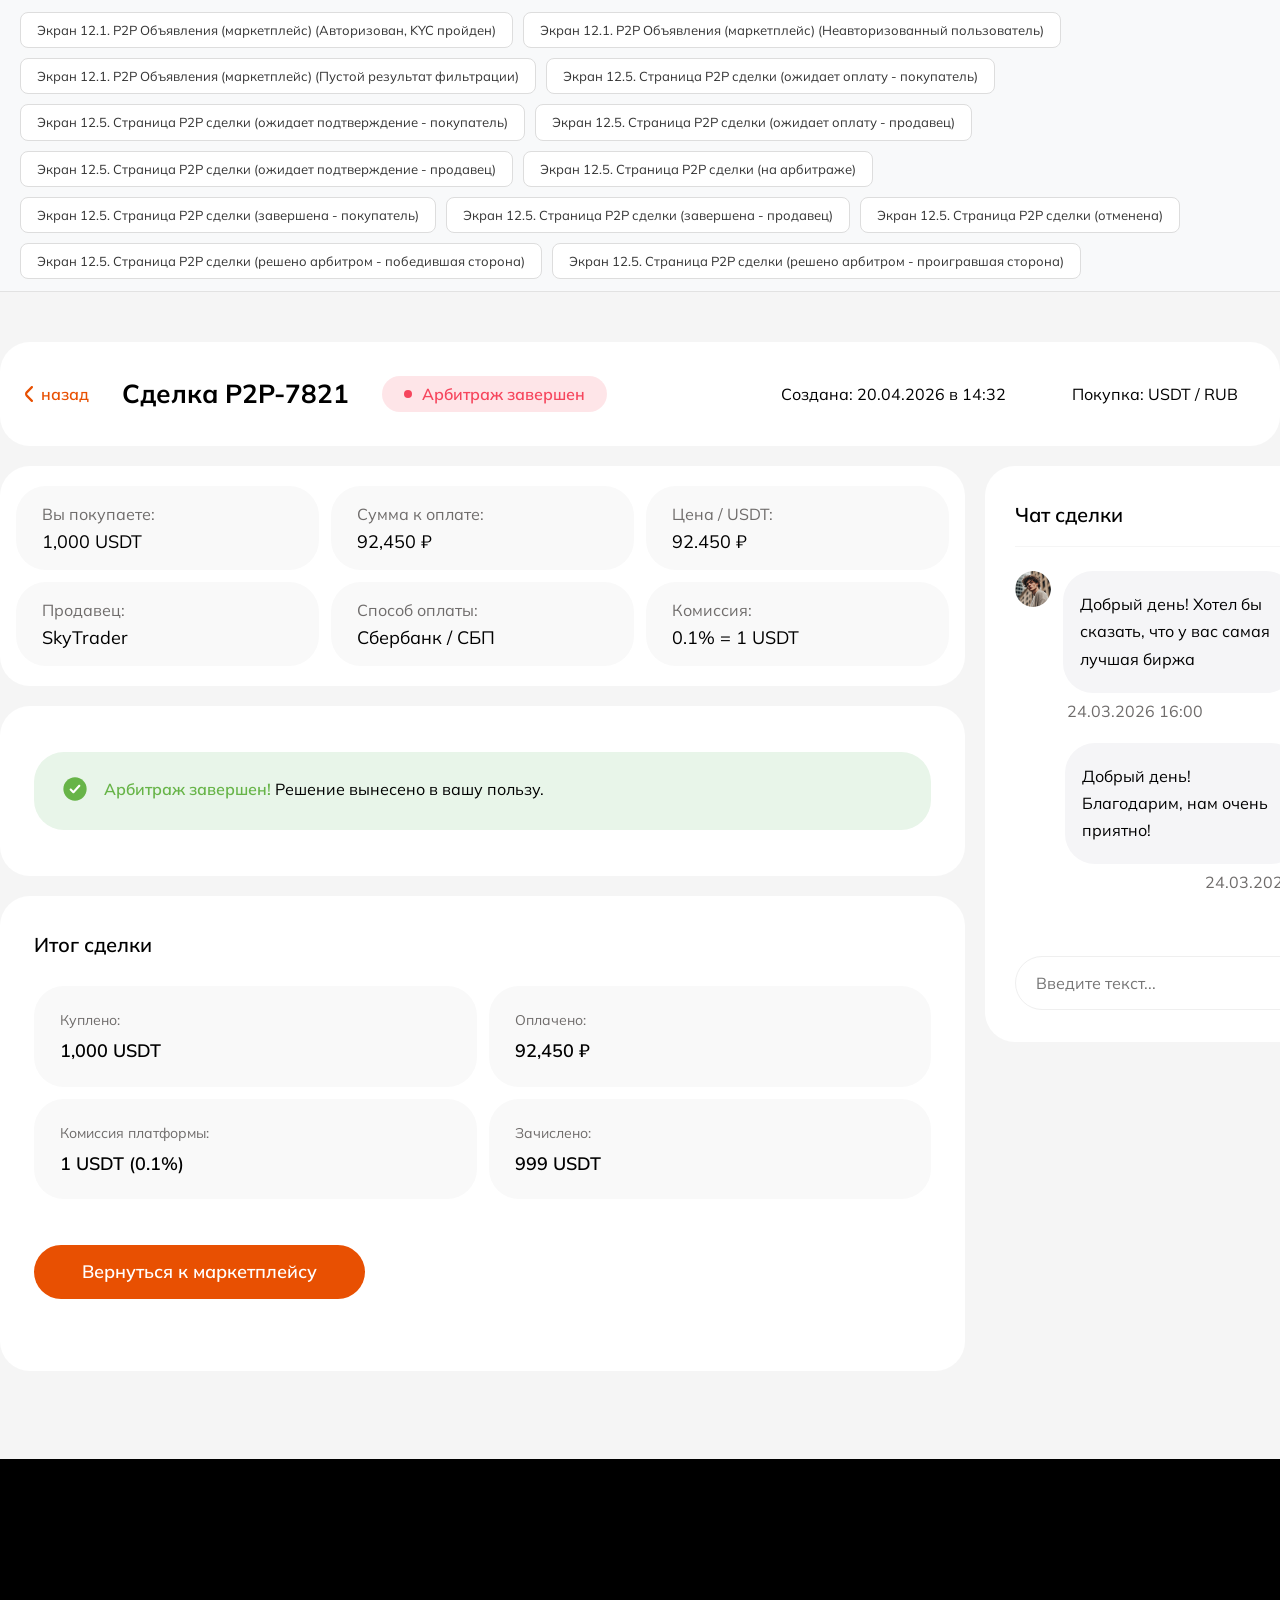
<file: page_p2p_deal_arbitration_finish.html>
<!DOCTYPE html>
<html lang="ru">

<head>
    <meta charset="UTF-8">
    <meta name="viewport" content="width=device-width, initial-scale=1.0">
    <link rel="stylesheet" href="assets/css/style.css">
    <script defer src="script.js"></script>
    <title>12 Р2Р</title>
</head>

<body>

    <header class="demo-nav">
        <a href="index.html">Экран 12.1. P2P Объявления (маркетплейс) (Авторизован, KYC пройден)</a>
        <a href="unauthorized.html">Экран 12.1. P2P Объявления (маркетплейс) (Неавторизованный пользователь)</a>
        <a href="empty_result.html">Экран 12.1. P2P Объявления (маркетплейс) (Пустой результат фильтрации)</a>
        <a href="page_p2p_deal.html">Экран 12.5. Страница P2P сделки (ожидает оплату - покупатель)</a>
        <a href="page_p2p_deal_wait.html">Экран 12.5. Страница P2P сделки (ожидает подтверждение - покупатель)</a>
        <a href="page_p2p_deal_seller.html">Экран 12.5. Страница P2P сделки (ожидает оплату - продавец)</a>
        <a href="page_p2p_deal_confirm_seller.html">Экран 12.5. Страница P2P сделки (ожидает подтверждение - продавец)</a>
        <a href="page_p2p_deal_arbitration.html">Экран 12.5. Страница P2P сделки (на арбитраже)</a>
        <a href="page_p2p_deal_finish.html">Экран 12.5. Страница P2P сделки (завершена - покупатель)</a>
        <a href="page_p2p_deal_finish_seller.html">Экран 12.5. Страница P2P сделки (завершена - продавец)</a>
        <a href="page_p2p_deal_cancelled.html">Экран 12.5. Страница P2P сделки (отменена)</a>
        <a href="page_p2p_deal_arbitration_finish.html">Экран 12.5. Страница P2P сделки (решено арбитром - победившая сторона)</a>
        <a href="page_p2p_deal_arbitration_finish_loss.html">Экран 12.5. Страница P2P сделки (решено арбитром - проигравшая сторона)</a>
    </header>

    <section class="ads">
        <div class="container">
            <!-- Шапка -->
            <div class="p2p-deal-header">
                <a href="#" class="p2p-deal-back"><svg width="24" height="24" viewBox="0 0 24 24" fill="none"
                        xmlns="http://www.w3.org/2000/svg">
                        <path
                            d="M8.97849 9.57751L14.0976 4.3323C14.3065 4.11946 14.5892 4 14.8838 4C15.1785 4 15.4611 4.11946 15.6701 4.3323C15.7746 4.43854 15.8576 4.56492 15.9142 4.70418C15.9708 4.84343 16 4.9928 16 5.14365C16 5.29451 15.9708 5.44387 15.9142 5.58313C15.8576 5.72238 15.7746 5.84877 15.6701 5.955L10.5399 11.1888C10.4353 11.295 10.3524 11.4214 10.2957 11.5607C10.2391 11.6999 10.21 11.8493 10.21 12.0001C10.21 12.151 10.2391 12.3004 10.2957 12.4396C10.3524 12.5789 10.4353 12.7052 10.5399 12.8115L15.6701 18.0453C15.8801 18.2589 15.9987 18.5493 15.9997 18.8526C16.0008 19.1558 15.8842 19.4471 15.6757 19.6622C15.4672 19.8774 15.1837 19.9989 14.8878 20C14.5918 20.0011 14.3076 19.8816 14.0976 19.668L8.97849 14.4228C8.35193 13.78 8 12.9086 8 12.0001C8 11.0916 8.35193 10.2203 8.97849 9.57751Z"
                            fill="#E85002" />
                    </svg>
                    назад</a>
                <h1 class="p2p-deal-title">Сделка P2P-7821</h1>
                <span class="p2p-deal-status p2p-deal-status-arbitration"><svg width="8" height="8" viewBox="0 0 8 8"
                        fill="none" xmlns="http://www.w3.org/2000/svg">
                        <circle cx="4" cy="4" r="4" fill="#F6465D" />
                    </svg>
                    Арбитраж завершен</span>
                <div class="p2p-deal-meta">
                    <span>Создана: 20.04.2026 в 14:32</span>
                    <span>Покупка: USDT / RUB</span>
                </div>
            </div>


            <!-- Основной контент -->
            <div class="p2p-deal-grid">
                <div class="p2p-info-cards">
                    <div class="p2p-info-card">
                        <span class="label">Вы покупаете:</span>
                        <span class="value">1,000 USDT</span>
                    </div>
                    <div class="p2p-info-card">
                        <span class="label">Сумма к оплате:</span>
                        <span class="value">92,450 ₽</span>
                    </div>
                    <div class="p2p-info-card">
                        <span class="label">Цена / USDT:</span>
                        <span class="value">92.450 ₽</span>
                    </div>
                    <div class="p2p-info-card">
                        <span class="label">Продавец:</span>
                        <span class="value">SkyTrader</span>
                    </div>
                    <div class="p2p-info-card">
                        <span class="label">Способ оплаты:</span>
                        <span class="value">Сбербанк / СБП</span>
                    </div>
                    <div class="p2p-info-card">
                        <span class="label">Комиссия:</span>
                        <span class="value">0.1% = 1 USDT</span>
                    </div>
                </div>

                <!-- Блок успешного завершения -->
                <div class="p2p-success-block">
                    <div class="p2p-success-banner-content">
                        <div class="p2p-success-banner">
                            <div class="p2p-success-icon">
                                <svg width="26" height="26" viewBox="0 0 26 26" fill="none"
                                    xmlns="http://www.w3.org/2000/svg">
                                    <path
                                        d="M13.0052 24.6471C6.57339 24.6471 1.35938 19.4332 1.35938 13.0013C1.35938 6.56949 6.57339 1.35547 13.0052 1.35547C19.4371 1.35547 24.651 6.56949 24.651 13.0013C24.651 19.4332 19.4371 24.6471 13.0052 24.6471Z"
                                        fill="#67B448" />
                                    <path fill-rule="evenodd" clip-rule="evenodd"
                                        d="M18.1268 10.4833C18.5309 10.0423 18.5012 9.35701 18.0601 8.95272C17.6191 8.54843 16.9338 8.57823 16.5295 9.01927L11.3358 14.6852L9.42749 12.7769C9.00442 12.3539 8.3185 12.3539 7.89542 12.7769C7.47236 13.2 7.47236 13.886 7.89542 14.309L10.6038 17.0173C10.8127 17.2263 11.0979 17.3408 11.3933 17.3344C11.6887 17.3279 11.9687 17.2012 12.1684 16.9833L18.1268 10.4833Z"
                                        fill="white" />
                                </svg>
                            </div>
                            <div class="p2p-success-text">
                                Арбитраж завершен!
                                <span>Решение вынесено в вашу пользу.</span>
                            </div>
                        </div>
                    </div>

                    <div class="p2p-deal-summary">
                        <h3 class="p2p-summary-title">Итог сделки</h3>
                        <div class="p2p-summary-grid">
                            <div class="p2p-summary-card">
                                <span class="p2p-summary-label">Куплено:</span>
                                <span class="p2p-summary-value">1,000 USDT</span>
                            </div>
                            <div class="p2p-summary-card">
                                <span class="p2p-summary-label">Оплачено:</span>
                                <span class="p2p-summary-value">92,450 ₽</span>
                            </div>
                            <div class="p2p-summary-card">
                                <span class="p2p-summary-label">Комиссия платформы:</span>
                                <span class="p2p-summary-value">1 USDT (0.1%)</span>
                            </div>
                            <div class="p2p-summary-card">
                                <span class="p2p-summary-label">Зачислено:</span>
                                <span class="p2p-summary-value">999 USDT</span>
                            </div>
                        </div>
                        <button class="p2p-back-marketplace-btn">Вернуться к маркетплейсу</button>
                    </div>
                </div>


                <!-- Чат -->
                <div class="p2p-chat-card">
                    <h3 class="p2p-chat-title">Чат сделки</h3>
                    <div class="p2p-chat-messages">
                        <div class="p2p-message opponent">
                            <img src="assets/img/Ellipse.png" class="p2p-msg-avatar" alt="">
                            <div class="p2p-message-wrapper">
                                <div class="p2p-msg-bubble">Добрый день! Хотел бы сказать, что у вас самая лучшая биржа
                                </div>
                                <span class="p2p-msg-time">24.03.2026 16:00</span>
                            </div>
                        </div>

                        <div class="p2p-message self">
                            <div class="p2p-message-wrapper">
                                <div class="p2p-msg-row">
                                    <div class="p2p-msg-bubble">Добрый день! Благодарим, нам очень приятно!</div>
                                    <button class="p2p-attach-btn">
                                        <svg width="18" height="18" viewBox="0 0 18 18" fill="none"
                                            xmlns="http://www.w3.org/2000/svg">
                                            <path
                                                d="M0 14.2388C0 12.1616 1.68394 10.4776 3.76119 10.4776H4.02985C6.1071 10.4776 7.79104 12.1616 7.79104 14.2388C7.79104 16.3161 6.1071 18 4.02985 18H3.76119C1.68394 18 0 16.3161 0 14.2388Z"
                                                fill="white" />
                                            <path
                                                d="M10.4776 3.76119C10.4776 1.68394 12.1616 0 14.2388 0C16.3161 0 18 1.68394 18 3.76119C18 5.83844 16.3161 7.52239 14.2388 7.52239C12.1616 7.52239 10.4776 5.83844 10.4776 3.76119Z"
                                                fill="white" />
                                            <path
                                                d="M0 3.76119C0 1.68394 1.68394 0 3.76119 0H4.02985C6.1071 0 7.79104 1.68394 7.79104 3.76119C7.79104 5.83844 6.1071 7.52239 4.02985 7.52239H3.76119C1.68394 7.52239 0 5.83844 0 3.76119Z"
                                                fill="white" />
                                            <path
                                                d="M10.4776 14.2388C10.4776 12.1616 12.1616 10.4776 14.2388 10.4776C16.3161 10.4776 18 12.1616 18 14.2388C18 16.3161 16.3161 18 14.2388 18C12.1616 18 10.4776 16.3161 10.4776 14.2388Z"
                                                fill="white" />
                                        </svg>
                                    </button>
                                </div>
                                <span class="p2p-msg-time">24.03.2026 16:02</span>
                            </div>
                        </div>
                    </div>
                    <div class="p2p-chat-input-wrapper">
                        <input type="text" class="p2p-chat-input" placeholder="Введите текст...">
                        <button class="p2p-send-btn">
                            <svg width="18" height="18" viewBox="0 0 18 18" fill="none"
                                xmlns="http://www.w3.org/2000/svg">
                                <g clip-path="url(#clip0_1378_12291)">
                                    <path
                                        d="M16.4349 6.54311L2.97166 0.209358C2.21116 -0.160392 1.31491 -0.0328923 0.685662 0.532608C0.0549119 1.10036 -0.164088 1.98236 0.126912 2.77886C0.139662 2.81111 3.43516 9.00086 3.43516 9.00086C3.43516 9.00086 0.200412 15.1891 0.189162 15.2206C-0.101088 16.0179 0.120162 16.8984 0.750912 17.4654C1.14166 17.8156 1.63516 17.9964 2.13166 17.9964C2.43841 17.9964 2.74591 17.9274 3.03241 17.7871L16.4364 11.4586C17.4002 11.0064 17.9987 10.0644 17.9979 9.00011C17.9979 7.93511 17.3972 6.99311 16.4349 6.54311ZM1.52191 2.22311C1.43041 1.91186 1.62541 1.70561 1.68916 1.64711C1.75591 1.58786 1.99966 1.40411 2.31766 1.56011C2.32141 1.56161 15.7982 7.90136 15.7982 7.90136C15.9774 7.98536 16.1267 8.10386 16.2414 8.24786H4.73416L1.52191 2.22311ZM15.7974 10.1011L2.38141 16.4356C2.06266 16.5924 1.81966 16.4094 1.75291 16.3486C1.68841 16.2916 1.49341 16.0839 1.58566 15.7719L4.73716 9.74786H16.2459C16.1312 9.89411 15.9789 10.0156 15.7974 10.1011Z"
                                        fill="white" />
                                </g>
                                <defs>
                                    <clipPath id="clip0_1378_12291">
                                        <rect width="18" height="18" fill="white" />
                                    </clipPath>
                                </defs>
                            </svg>
                        </button>
                    </div>
                </div>

            </div>
        </div>
    </section>


    <footer></footer>
</body>

</html>
</file>
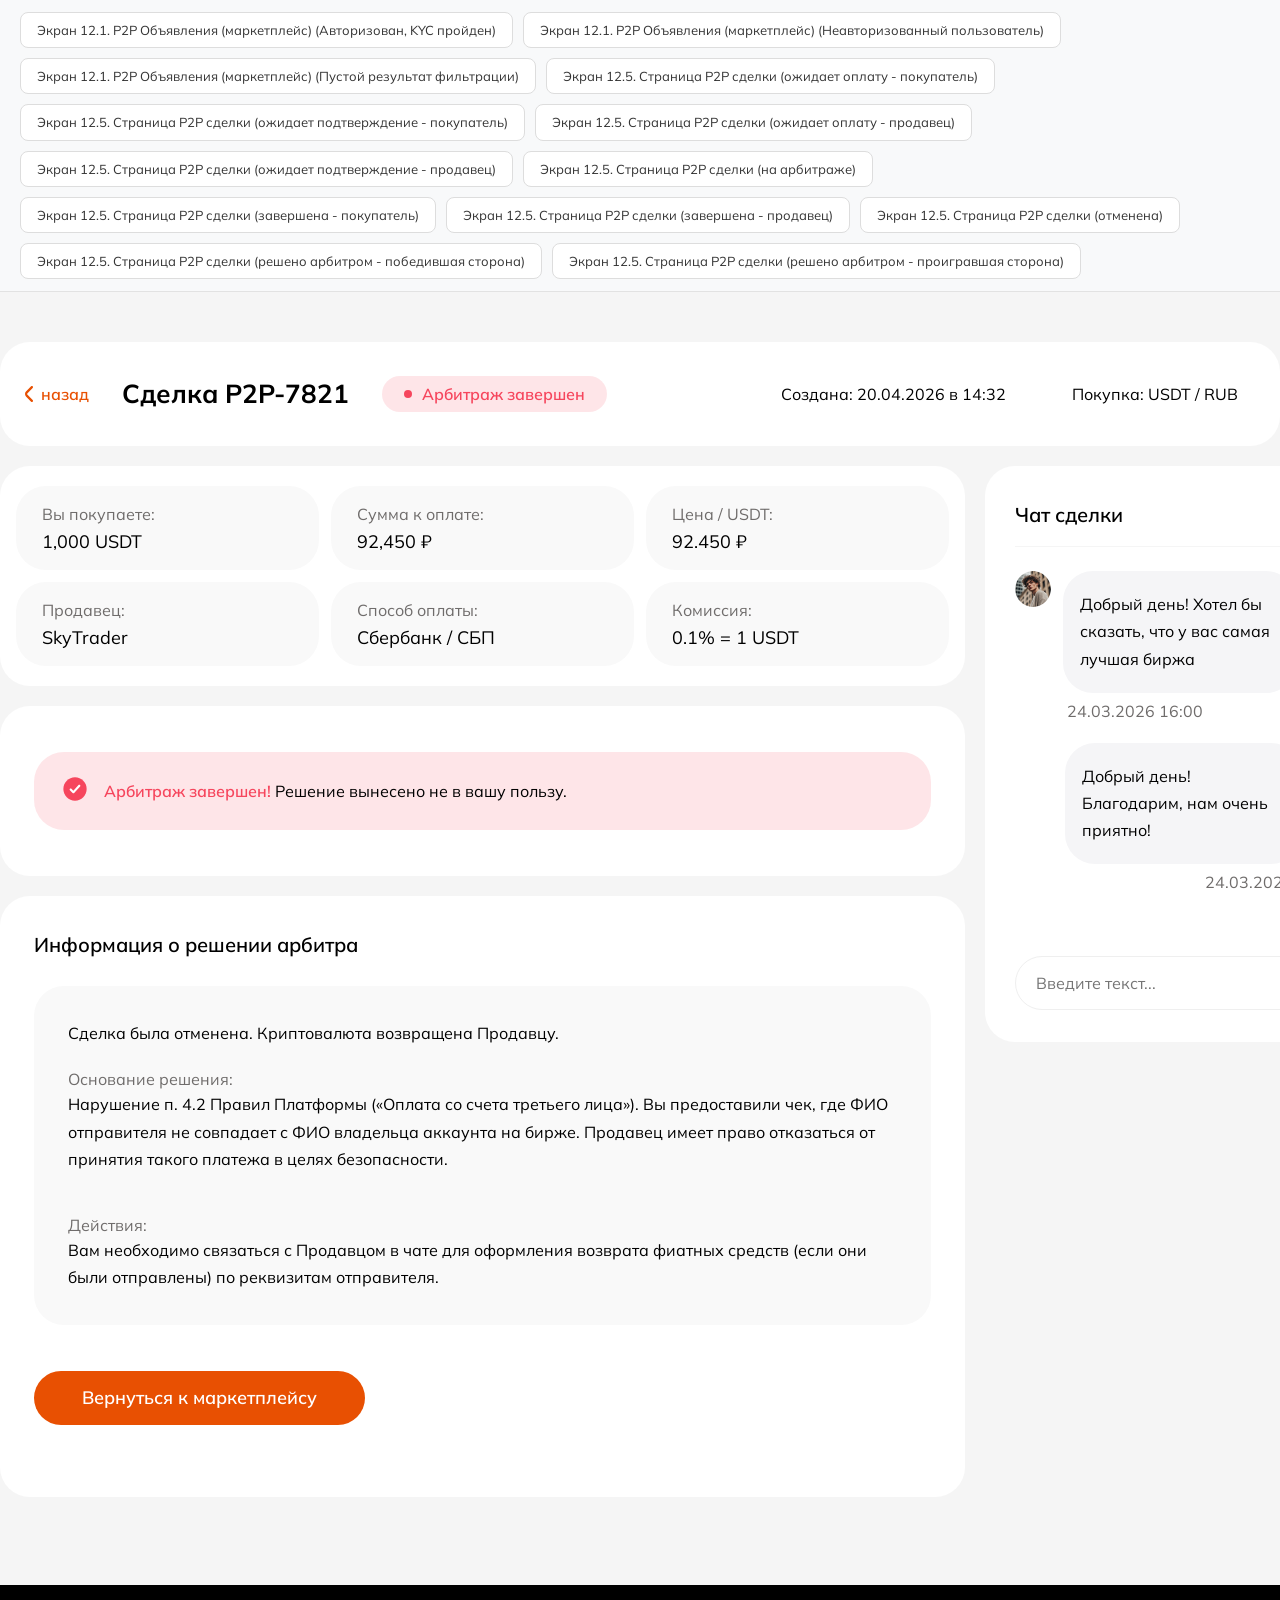
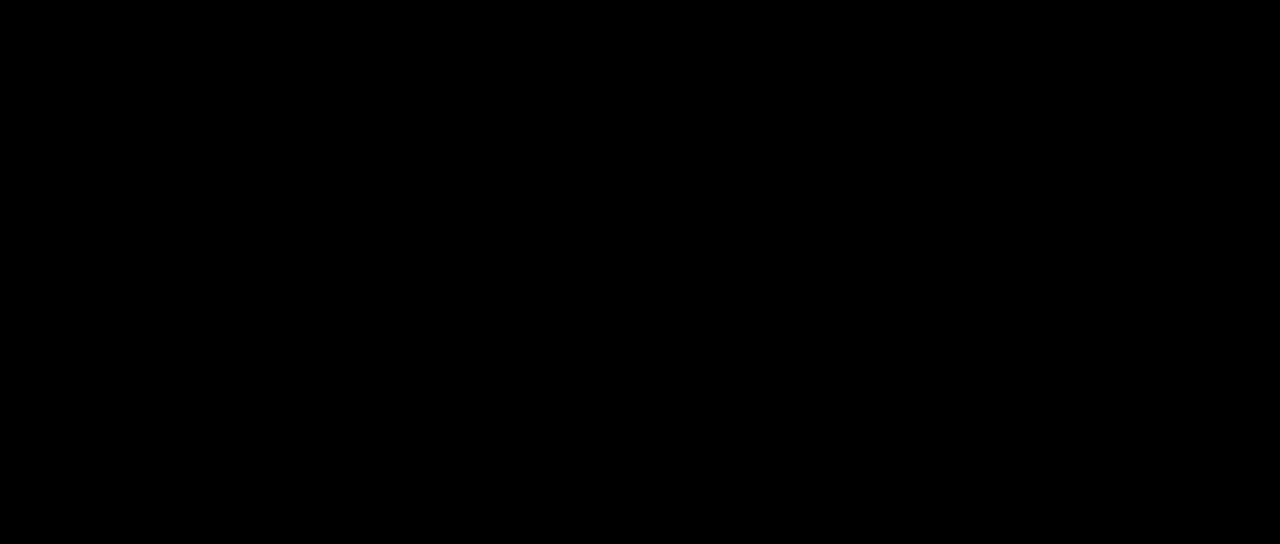
<file: page_p2p_deal_arbitration_finish_loss.html>
<!DOCTYPE html>
<html lang="ru">

<head>
    <meta charset="UTF-8">
    <meta name="viewport" content="width=device-width, initial-scale=1.0">
    <link rel="stylesheet" href="assets/css/style.css">
    <script defer src="script.js"></script>
    <title>12 Р2Р</title>
</head>

<body>

    <header class="demo-nav">
        <a href="index.html">Экран 12.1. P2P Объявления (маркетплейс) (Авторизован, KYC пройден)</a>
        <a href="unauthorized.html">Экран 12.1. P2P Объявления (маркетплейс) (Неавторизованный пользователь)</a>
        <a href="empty_result.html">Экран 12.1. P2P Объявления (маркетплейс) (Пустой результат фильтрации)</a>
        <a href="page_p2p_deal.html">Экран 12.5. Страница P2P сделки (ожидает оплату - покупатель)</a>
        <a href="page_p2p_deal_wait.html">Экран 12.5. Страница P2P сделки (ожидает подтверждение - покупатель)</a>
        <a href="page_p2p_deal_seller.html">Экран 12.5. Страница P2P сделки (ожидает оплату - продавец)</a>
        <a href="page_p2p_deal_confirm_seller.html">Экран 12.5. Страница P2P сделки (ожидает подтверждение - продавец)</a>
        <a href="page_p2p_deal_arbitration.html">Экран 12.5. Страница P2P сделки (на арбитраже)</a>
        <a href="page_p2p_deal_finish.html">Экран 12.5. Страница P2P сделки (завершена - покупатель)</a>
        <a href="page_p2p_deal_finish_seller.html">Экран 12.5. Страница P2P сделки (завершена - продавец)</a>
        <a href="page_p2p_deal_cancelled.html">Экран 12.5. Страница P2P сделки (отменена)</a>
        <a href="page_p2p_deal_arbitration_finish.html">Экран 12.5. Страница P2P сделки (решено арбитром - победившая сторона)</a>
        <a href="page_p2p_deal_arbitration_finish_loss.html">Экран 12.5. Страница P2P сделки (решено арбитром - проигравшая сторона)</a>
    </header>

    <section class="ads">
        <div class="container">
            <!-- Шапка -->
            <div class="p2p-deal-header">
                <a href="#" class="p2p-deal-back"><svg width="24" height="24" viewBox="0 0 24 24" fill="none"
                        xmlns="http://www.w3.org/2000/svg">
                        <path
                            d="M8.97849 9.57751L14.0976 4.3323C14.3065 4.11946 14.5892 4 14.8838 4C15.1785 4 15.4611 4.11946 15.6701 4.3323C15.7746 4.43854 15.8576 4.56492 15.9142 4.70418C15.9708 4.84343 16 4.9928 16 5.14365C16 5.29451 15.9708 5.44387 15.9142 5.58313C15.8576 5.72238 15.7746 5.84877 15.6701 5.955L10.5399 11.1888C10.4353 11.295 10.3524 11.4214 10.2957 11.5607C10.2391 11.6999 10.21 11.8493 10.21 12.0001C10.21 12.151 10.2391 12.3004 10.2957 12.4396C10.3524 12.5789 10.4353 12.7052 10.5399 12.8115L15.6701 18.0453C15.8801 18.2589 15.9987 18.5493 15.9997 18.8526C16.0008 19.1558 15.8842 19.4471 15.6757 19.6622C15.4672 19.8774 15.1837 19.9989 14.8878 20C14.5918 20.0011 14.3076 19.8816 14.0976 19.668L8.97849 14.4228C8.35193 13.78 8 12.9086 8 12.0001C8 11.0916 8.35193 10.2203 8.97849 9.57751Z"
                            fill="#E85002" />
                    </svg>
                    назад</a>
                <h1 class="p2p-deal-title">Сделка P2P-7821</h1>
                <span class="p2p-deal-status p2p-deal-status-arbitration"><svg width="8" height="8" viewBox="0 0 8 8"
                        fill="none" xmlns="http://www.w3.org/2000/svg">
                        <circle cx="4" cy="4" r="4" fill="#F6465D" />
                    </svg>
                    Арбитраж завершен</span>
                <div class="p2p-deal-meta">
                    <span>Создана: 20.04.2026 в 14:32</span>
                    <span>Покупка: USDT / RUB</span>
                </div>
            </div>


            <!-- Основной контент -->
            <div class="p2p-deal-grid">
                <div class="p2p-info-cards">
                    <div class="p2p-info-card">
                        <span class="label">Вы покупаете:</span>
                        <span class="value">1,000 USDT</span>
                    </div>
                    <div class="p2p-info-card">
                        <span class="label">Сумма к оплате:</span>
                        <span class="value">92,450 ₽</span>
                    </div>
                    <div class="p2p-info-card">
                        <span class="label">Цена / USDT:</span>
                        <span class="value">92.450 ₽</span>
                    </div>
                    <div class="p2p-info-card">
                        <span class="label">Продавец:</span>
                        <span class="value">SkyTrader</span>
                    </div>
                    <div class="p2p-info-card">
                        <span class="label">Способ оплаты:</span>
                        <span class="value">Сбербанк / СБП</span>
                    </div>
                    <div class="p2p-info-card">
                        <span class="label">Комиссия:</span>
                        <span class="value">0.1% = 1 USDT</span>
                    </div>
                </div>

                <!-- Блок успешного завершения -->
                <div class="p2p-success-block">
                    <div class="p2p-success-banner-content">
                        <div class="p2p-success-banner p2p-loss-banner">
                            <div class="p2p-success-icon">
                                <svg width="26" height="26" viewBox="0 0 26 26" fill="none"
                                    xmlns="http://www.w3.org/2000/svg">
                                    <path
                                        d="M13.0052 24.6471C6.57339 24.6471 1.35938 19.4332 1.35938 13.0013C1.35938 6.56949 6.57339 1.35547 13.0052 1.35547C19.4371 1.35547 24.651 6.56949 24.651 13.0013C24.651 19.4332 19.4371 24.6471 13.0052 24.6471Z"
                                        fill="#F6465D" />
                                    <path fill-rule="evenodd" clip-rule="evenodd"
                                        d="M18.1268 10.4833C18.5309 10.0423 18.5012 9.35701 18.0601 8.95272C17.6191 8.54843 16.9338 8.57823 16.5295 9.01927L11.3358 14.6852L9.42749 12.7769C9.00442 12.3539 8.3185 12.3539 7.89542 12.7769C7.47236 13.2 7.47236 13.886 7.89542 14.309L10.6038 17.0173C10.8127 17.2263 11.0979 17.3408 11.3933 17.3344C11.6887 17.3279 11.9687 17.2012 12.1684 16.9833L18.1268 10.4833Z"
                                        fill="white" />
                                </svg>
                            </div>
                            <div class="p2p-success-text p2p-loss-text">
                                Арбитраж завершен!
                                <span>Решение вынесено не в вашу пользу.</span>
                            </div>
                        </div>
                    </div>

                    <div class="p2p-deal-summary">
                        <h3 class="p2p-summary-title">Информация о решении арбитра</h3>
                        <div class="p2p-deal-loss-info">
                            <p>Сделка была отменена. Криптовалюта возвращена Продавцу.</p>
                            <br>
                            <span>Основание решения:</span><br>
                            <p>Нарушение п. 4.2 Правил Платформы («Оплата со счета третьего лица»). Вы предоставили чек,
                                где ФИО отправителя не совпадает с ФИО владельца аккаунта на бирже. Продавец имеет право
                                отказаться от принятия такого платежа в целях безопасности.</p>
                            <br>
                            <br>
                            <span>Действия:</span>
                            <br>
                           
                            <p>Вам необходимо связаться с Продавцом в чате для оформления возврата фиатных средств (если
                                они были отправлены) по реквизитам отправителя.</p>
                        </div>
                        <button class="p2p-back-marketplace-btn">Вернуться к маркетплейсу</button>
                    </div>
                </div>


                <!-- Чат -->
                <div class="p2p-chat-card">
                    <h3 class="p2p-chat-title">Чат сделки</h3>
                    <div class="p2p-chat-messages">
                        <div class="p2p-message opponent">
                            <img src="assets/img/Ellipse.png" class="p2p-msg-avatar" alt="">
                            <div class="p2p-message-wrapper">
                                <div class="p2p-msg-bubble">Добрый день! Хотел бы сказать, что у вас самая лучшая биржа
                                </div>
                                <span class="p2p-msg-time">24.03.2026 16:00</span>
                            </div>
                        </div>

                        <div class="p2p-message self">
                            <div class="p2p-message-wrapper">
                                <div class="p2p-msg-row">
                                    <div class="p2p-msg-bubble">Добрый день! Благодарим, нам очень приятно!</div>
                                    <button class="p2p-attach-btn">
                                        <svg width="18" height="18" viewBox="0 0 18 18" fill="none"
                                            xmlns="http://www.w3.org/2000/svg">
                                            <path
                                                d="M0 14.2388C0 12.1616 1.68394 10.4776 3.76119 10.4776H4.02985C6.1071 10.4776 7.79104 12.1616 7.79104 14.2388C7.79104 16.3161 6.1071 18 4.02985 18H3.76119C1.68394 18 0 16.3161 0 14.2388Z"
                                                fill="white" />
                                            <path
                                                d="M10.4776 3.76119C10.4776 1.68394 12.1616 0 14.2388 0C16.3161 0 18 1.68394 18 3.76119C18 5.83844 16.3161 7.52239 14.2388 7.52239C12.1616 7.52239 10.4776 5.83844 10.4776 3.76119Z"
                                                fill="white" />
                                            <path
                                                d="M0 3.76119C0 1.68394 1.68394 0 3.76119 0H4.02985C6.1071 0 7.79104 1.68394 7.79104 3.76119C7.79104 5.83844 6.1071 7.52239 4.02985 7.52239H3.76119C1.68394 7.52239 0 5.83844 0 3.76119Z"
                                                fill="white" />
                                            <path
                                                d="M10.4776 14.2388C10.4776 12.1616 12.1616 10.4776 14.2388 10.4776C16.3161 10.4776 18 12.1616 18 14.2388C18 16.3161 16.3161 18 14.2388 18C12.1616 18 10.4776 16.3161 10.4776 14.2388Z"
                                                fill="white" />
                                        </svg>
                                    </button>
                                </div>
                                <span class="p2p-msg-time">24.03.2026 16:02</span>
                            </div>
                        </div>
                    </div>
                    <div class="p2p-chat-input-wrapper">
                        <input type="text" class="p2p-chat-input" placeholder="Введите текст...">
                        <button class="p2p-send-btn">
                            <svg width="18" height="18" viewBox="0 0 18 18" fill="none"
                                xmlns="http://www.w3.org/2000/svg">
                                <g clip-path="url(#clip0_1378_12291)">
                                    <path
                                        d="M16.4349 6.54311L2.97166 0.209358C2.21116 -0.160392 1.31491 -0.0328923 0.685662 0.532608C0.0549119 1.10036 -0.164088 1.98236 0.126912 2.77886C0.139662 2.81111 3.43516 9.00086 3.43516 9.00086C3.43516 9.00086 0.200412 15.1891 0.189162 15.2206C-0.101088 16.0179 0.120162 16.8984 0.750912 17.4654C1.14166 17.8156 1.63516 17.9964 2.13166 17.9964C2.43841 17.9964 2.74591 17.9274 3.03241 17.7871L16.4364 11.4586C17.4002 11.0064 17.9987 10.0644 17.9979 9.00011C17.9979 7.93511 17.3972 6.99311 16.4349 6.54311ZM1.52191 2.22311C1.43041 1.91186 1.62541 1.70561 1.68916 1.64711C1.75591 1.58786 1.99966 1.40411 2.31766 1.56011C2.32141 1.56161 15.7982 7.90136 15.7982 7.90136C15.9774 7.98536 16.1267 8.10386 16.2414 8.24786H4.73416L1.52191 2.22311ZM15.7974 10.1011L2.38141 16.4356C2.06266 16.5924 1.81966 16.4094 1.75291 16.3486C1.68841 16.2916 1.49341 16.0839 1.58566 15.7719L4.73716 9.74786H16.2459C16.1312 9.89411 15.9789 10.0156 15.7974 10.1011Z"
                                        fill="white" />
                                </g>
                                <defs>
                                    <clipPath id="clip0_1378_12291">
                                        <rect width="18" height="18" fill="white" />
                                    </clipPath>
                                </defs>
                            </svg>
                        </button>
                    </div>
                </div>

            </div>
        </div>
    </section>


    <footer></footer>
</body>

</html>
</file>
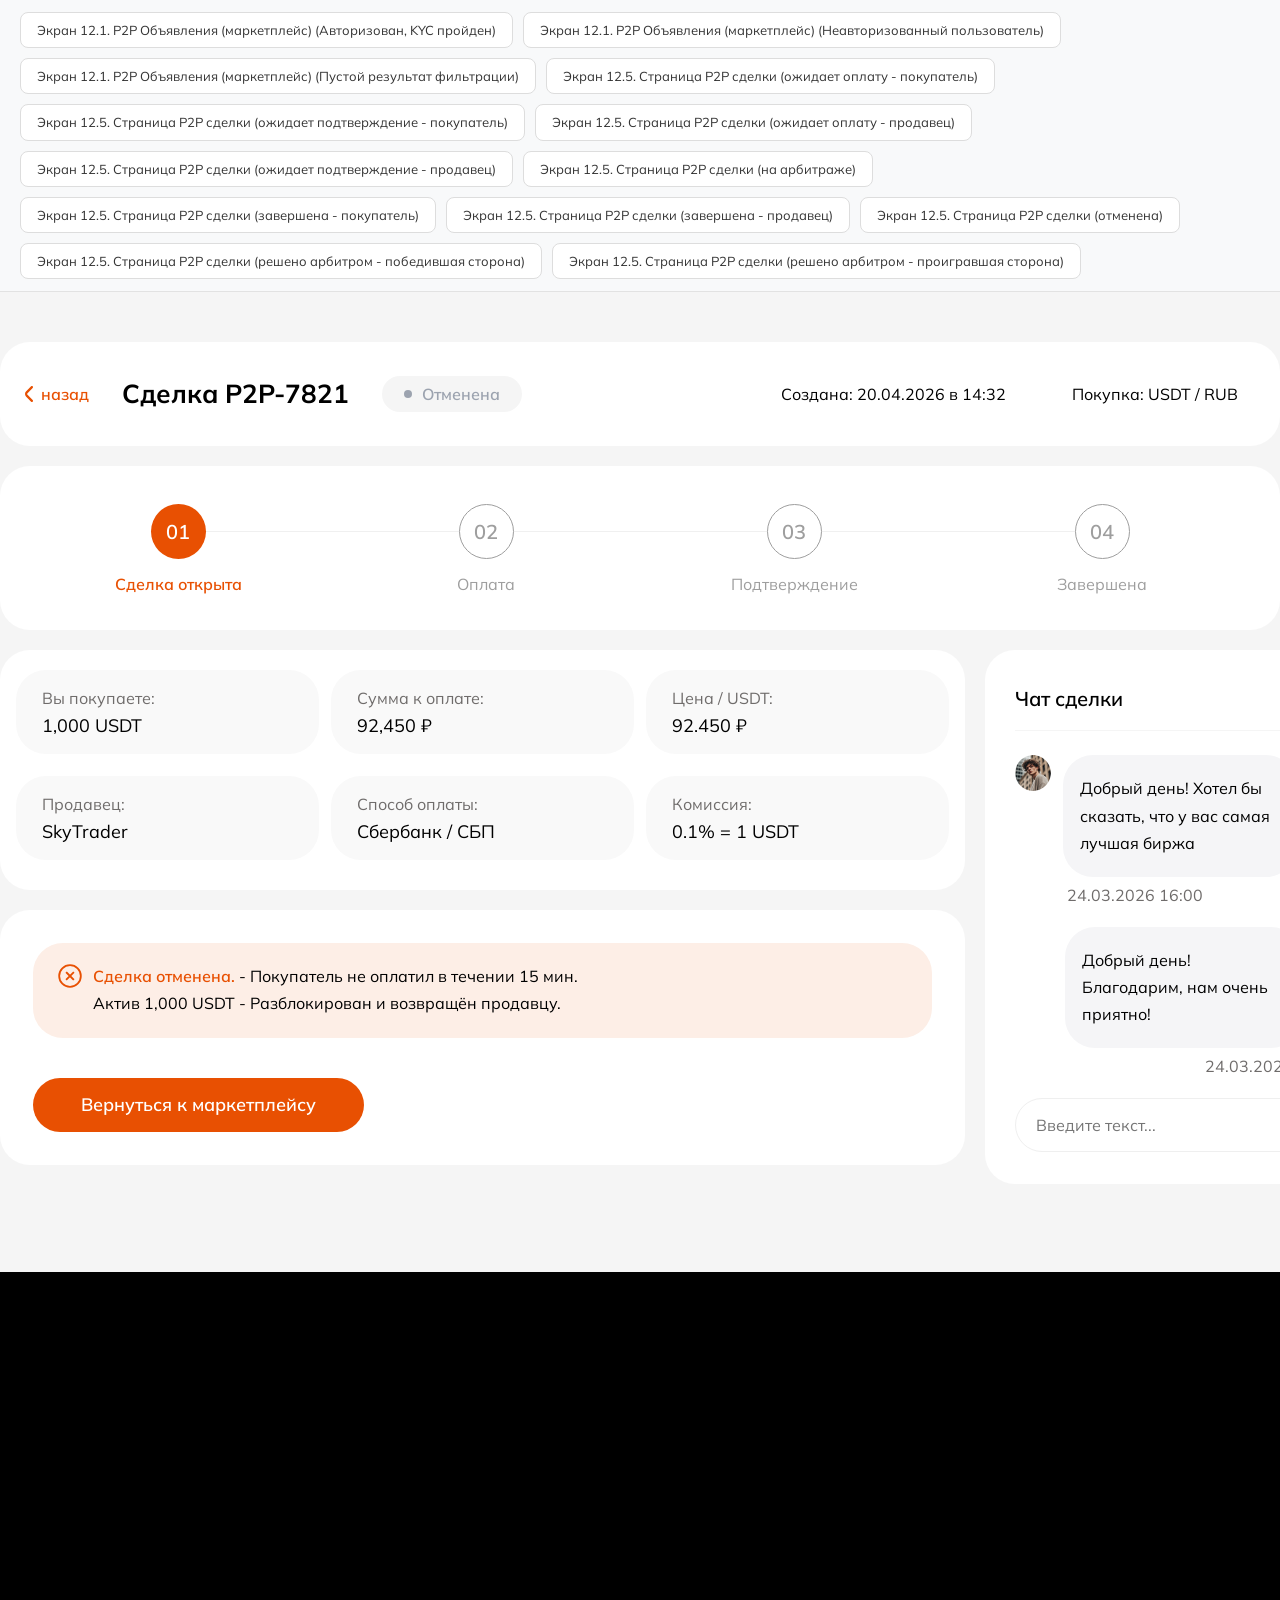
<file: page_p2p_deal_cancelled.html>
<!DOCTYPE html>
<html lang="ru">

<head>
    <meta charset="UTF-8">
    <meta name="viewport" content="width=device-width, initial-scale=1.0">
    <link rel="stylesheet" href="assets/css/style.css">
    <script defer src="script.js"></script>
    <title>12 Р2Р</title>
</head>

<body>

  <header class="demo-nav">
        <a href="index.html">Экран 12.1. P2P Объявления (маркетплейс) (Авторизован, KYC пройден)</a>
        <a href="unauthorized.html">Экран 12.1. P2P Объявления (маркетплейс) (Неавторизованный пользователь)</a>
        <a href="empty_result.html">Экран 12.1. P2P Объявления (маркетплейс) (Пустой результат фильтрации)</a>
        <a href="page_p2p_deal.html">Экран 12.5. Страница P2P сделки (ожидает оплату - покупатель)</a>
        <a href="page_p2p_deal_wait.html">Экран 12.5. Страница P2P сделки (ожидает подтверждение - покупатель)</a>
        <a href="page_p2p_deal_seller.html">Экран 12.5. Страница P2P сделки (ожидает оплату - продавец)</a>
        <a href="page_p2p_deal_confirm_seller.html">Экран 12.5. Страница P2P сделки (ожидает подтверждение - продавец)</a>
        <a href="page_p2p_deal_arbitration.html">Экран 12.5. Страница P2P сделки (на арбитраже)</a>
        <a href="page_p2p_deal_finish.html">Экран 12.5. Страница P2P сделки (завершена - покупатель)</a>
        <a href="page_p2p_deal_finish_seller.html">Экран 12.5. Страница P2P сделки (завершена - продавец)</a>
        <a href="page_p2p_deal_cancelled.html">Экран 12.5. Страница P2P сделки (отменена)</a>
        <a href="page_p2p_deal_arbitration_finish.html">Экран 12.5. Страница P2P сделки (решено арбитром - победившая сторона)</a>
        <a href="page_p2p_deal_arbitration_finish_loss.html">Экран 12.5. Страница P2P сделки (решено арбитром - проигравшая сторона)</a>
    </header>

    <section class="ads">
        <div class="container">
            <!-- Шапка -->
            <div class="p2p-deal-header">
                <a href="#" class="p2p-deal-back"><svg width="24" height="24" viewBox="0 0 24 24" fill="none"
                        xmlns="http://www.w3.org/2000/svg">
                        <path
                            d="M8.97849 9.57751L14.0976 4.3323C14.3065 4.11946 14.5892 4 14.8838 4C15.1785 4 15.4611 4.11946 15.6701 4.3323C15.7746 4.43854 15.8576 4.56492 15.9142 4.70418C15.9708 4.84343 16 4.9928 16 5.14365C16 5.29451 15.9708 5.44387 15.9142 5.58313C15.8576 5.72238 15.7746 5.84877 15.6701 5.955L10.5399 11.1888C10.4353 11.295 10.3524 11.4214 10.2957 11.5607C10.2391 11.6999 10.21 11.8493 10.21 12.0001C10.21 12.151 10.2391 12.3004 10.2957 12.4396C10.3524 12.5789 10.4353 12.7052 10.5399 12.8115L15.6701 18.0453C15.8801 18.2589 15.9987 18.5493 15.9997 18.8526C16.0008 19.1558 15.8842 19.4471 15.6757 19.6622C15.4672 19.8774 15.1837 19.9989 14.8878 20C14.5918 20.0011 14.3076 19.8816 14.0976 19.668L8.97849 14.4228C8.35193 13.78 8 12.9086 8 12.0001C8 11.0916 8.35193 10.2203 8.97849 9.57751Z"
                            fill="#E85002" />
                    </svg>
                    назад</a>
                <h1 class="p2p-deal-title">Сделка P2P-7821</h1>
                <span class="p2p-deal-status p2p-deal-status-cancelled"><svg width="8" height="8" viewBox="0 0 8 8"
                        fill="none" xmlns="http://www.w3.org/2000/svg">
                        <circle cx="4" cy="4" r="4" fill="#9CA3AF" />
                    </svg>
                    Отменена</span>
                <div class="p2p-deal-meta">
                    <span>Создана: 20.04.2026 в 14:32</span>
                    <span>Покупка: USDT / RUB</span>
                </div>
            </div>

            <!-- Степпер -->
            <div class="p2p-deal-stepper p2p-deal-stepper-cancelled">
                <div class="p2p-step completed">
                    <div class="p2p-step-circle">01</div>
                    <span class="p2p-step-label">Сделка открыта</span>
                </div>
                <div class="p2p-step">
                    <div class="p2p-step-circle">02</div>
                    <span class="p2p-step-label">Оплата</span>
                </div>
                <div class="p2p-step">
                    <div class="p2p-step-circle">03</div>
                    <span class="p2p-step-label">Подтверждение</span>
                </div>
                <div class="p2p-step">
                    <div class="p2p-step-circle">04</div>
                    <span class="p2p-step-label">Завершена</span>
                </div>
            </div>


            <!-- Основной контент -->
            <div class="p2p-deal-grid">
                <div class="p2p-info-cards">
                    <div class="p2p-info-card">
                        <span class="label">Вы покупаете:</span>
                        <span class="value">1,000 USDT</span>
                    </div>
                    <div class="p2p-info-card">
                        <span class="label">Сумма к оплате:</span>
                        <span class="value">92,450 ₽</span>
                    </div>
                    <div class="p2p-info-card">
                        <span class="label">Цена / USDT:</span>
                        <span class="value">92.450 ₽</span>
                    </div>
                    <div class="p2p-info-card">
                        <span class="label">Продавец:</span>
                        <span class="value">SkyTrader</span>
                    </div>
                    <div class="p2p-info-card">
                        <span class="label">Способ оплаты:</span>
                        <span class="value">Сбербанк / СБП</span>
                    </div>
                    <div class="p2p-info-card">
                        <span class="label">Комиссия:</span>
                        <span class="value">0.1% = 1 USDT</span>
                    </div>
                </div>

                <div class="p2p-success-block">
                    <div class="p2p-deal-cancelled">
                        <div class="p2p-deal-cancelled-content">
                            <svg width="26" height="26" viewBox="0 0 26 26" fill="none"
                                xmlns="http://www.w3.org/2000/svg">
                                <path
                                    d="M23.8385 13.0013C23.8385 7.01821 18.9882 2.16797 13.0052 2.16797C7.02212 2.16797 2.17188 7.01821 2.17188 13.0013C2.17188 18.9843 7.02212 23.8346 13.0052 23.8346C18.9882 23.8346 23.8385 18.9843 23.8385 13.0013Z"
                                    stroke="#E85002" stroke-width="1.8" stroke-linecap="square" />
                                <path d="M16.2494 16.25L9.75 9.75M9.75069 16.25L16.25 9.75" stroke="#E85002"
                                    stroke-width="1.8" stroke-linecap="square" />
                            </svg>
                            <div class="p2p-cancelled-text">
                                <span class="cancelled-red">Сделка отменена.</span> - Покупатель не оплатил в течении 15
                                мин. <br>Актив 1,000 USDT -
                                Разблокирован и возвращён продавцу.
                            </div>
                        </div>
                        <button class="p2p-back-marketplace-btn">Вернуться к маркетплейсу</button>
                    </div>
                </div>


                <!-- Чат -->
                <div class="p2p-chat-card">
                    <h3 class="p2p-chat-title">Чат сделки</h3>
                    <div class="p2p-chat-messages">
                        <div class="p2p-message opponent">
                            <img src="assets/img/Ellipse.png" class="p2p-msg-avatar" alt="">
                            <div class="p2p-message-wrapper">
                                <div class="p2p-msg-bubble">Добрый день! Хотел бы сказать, что у вас самая лучшая биржа
                                </div>
                                <span class="p2p-msg-time">24.03.2026 16:00</span>
                            </div>
                        </div>

                        <div class="p2p-message self">
                            <div class="p2p-message-wrapper">
                                <div class="p2p-msg-row">
                                    <div class="p2p-msg-bubble">Добрый день! Благодарим, нам очень приятно!</div>
                                    <button class="p2p-attach-btn">
                                        <svg width="18" height="18" viewBox="0 0 18 18" fill="none"
                                            xmlns="http://www.w3.org/2000/svg">
                                            <path
                                                d="M0 14.2388C0 12.1616 1.68394 10.4776 3.76119 10.4776H4.02985C6.1071 10.4776 7.79104 12.1616 7.79104 14.2388C7.79104 16.3161 6.1071 18 4.02985 18H3.76119C1.68394 18 0 16.3161 0 14.2388Z"
                                                fill="white" />
                                            <path
                                                d="M10.4776 3.76119C10.4776 1.68394 12.1616 0 14.2388 0C16.3161 0 18 1.68394 18 3.76119C18 5.83844 16.3161 7.52239 14.2388 7.52239C12.1616 7.52239 10.4776 5.83844 10.4776 3.76119Z"
                                                fill="white" />
                                            <path
                                                d="M0 3.76119C0 1.68394 1.68394 0 3.76119 0H4.02985C6.1071 0 7.79104 1.68394 7.79104 3.76119C7.79104 5.83844 6.1071 7.52239 4.02985 7.52239H3.76119C1.68394 7.52239 0 5.83844 0 3.76119Z"
                                                fill="white" />
                                            <path
                                                d="M10.4776 14.2388C10.4776 12.1616 12.1616 10.4776 14.2388 10.4776C16.3161 10.4776 18 12.1616 18 14.2388C18 16.3161 16.3161 18 14.2388 18C12.1616 18 10.4776 16.3161 10.4776 14.2388Z"
                                                fill="white" />
                                        </svg>
                                    </button>
                                </div>
                                <span class="p2p-msg-time">24.03.2026 16:02</span>
                            </div>
                        </div>
                    </div>
                    <div class="p2p-chat-input-wrapper">
                        <input type="text" class="p2p-chat-input" placeholder="Введите текст...">
                        <button class="p2p-send-btn">
                            <svg width="18" height="18" viewBox="0 0 18 18" fill="none"
                                xmlns="http://www.w3.org/2000/svg">
                                <g clip-path="url(#clip0_1378_12291)">
                                    <path
                                        d="M16.4349 6.54311L2.97166 0.209358C2.21116 -0.160392 1.31491 -0.0328923 0.685662 0.532608C0.0549119 1.10036 -0.164088 1.98236 0.126912 2.77886C0.139662 2.81111 3.43516 9.00086 3.43516 9.00086C3.43516 9.00086 0.200412 15.1891 0.189162 15.2206C-0.101088 16.0179 0.120162 16.8984 0.750912 17.4654C1.14166 17.8156 1.63516 17.9964 2.13166 17.9964C2.43841 17.9964 2.74591 17.9274 3.03241 17.7871L16.4364 11.4586C17.4002 11.0064 17.9987 10.0644 17.9979 9.00011C17.9979 7.93511 17.3972 6.99311 16.4349 6.54311ZM1.52191 2.22311C1.43041 1.91186 1.62541 1.70561 1.68916 1.64711C1.75591 1.58786 1.99966 1.40411 2.31766 1.56011C2.32141 1.56161 15.7982 7.90136 15.7982 7.90136C15.9774 7.98536 16.1267 8.10386 16.2414 8.24786H4.73416L1.52191 2.22311ZM15.7974 10.1011L2.38141 16.4356C2.06266 16.5924 1.81966 16.4094 1.75291 16.3486C1.68841 16.2916 1.49341 16.0839 1.58566 15.7719L4.73716 9.74786H16.2459C16.1312 9.89411 15.9789 10.0156 15.7974 10.1011Z"
                                        fill="white" />
                                </g>
                                <defs>
                                    <clipPath id="clip0_1378_12291">
                                        <rect width="18" height="18" fill="white" />
                                    </clipPath>
                                </defs>
                            </svg>
                        </button>
                    </div>
                </div>

            </div>
        </div>
    </section>


    <footer></footer>
</body>

</html>
</file>
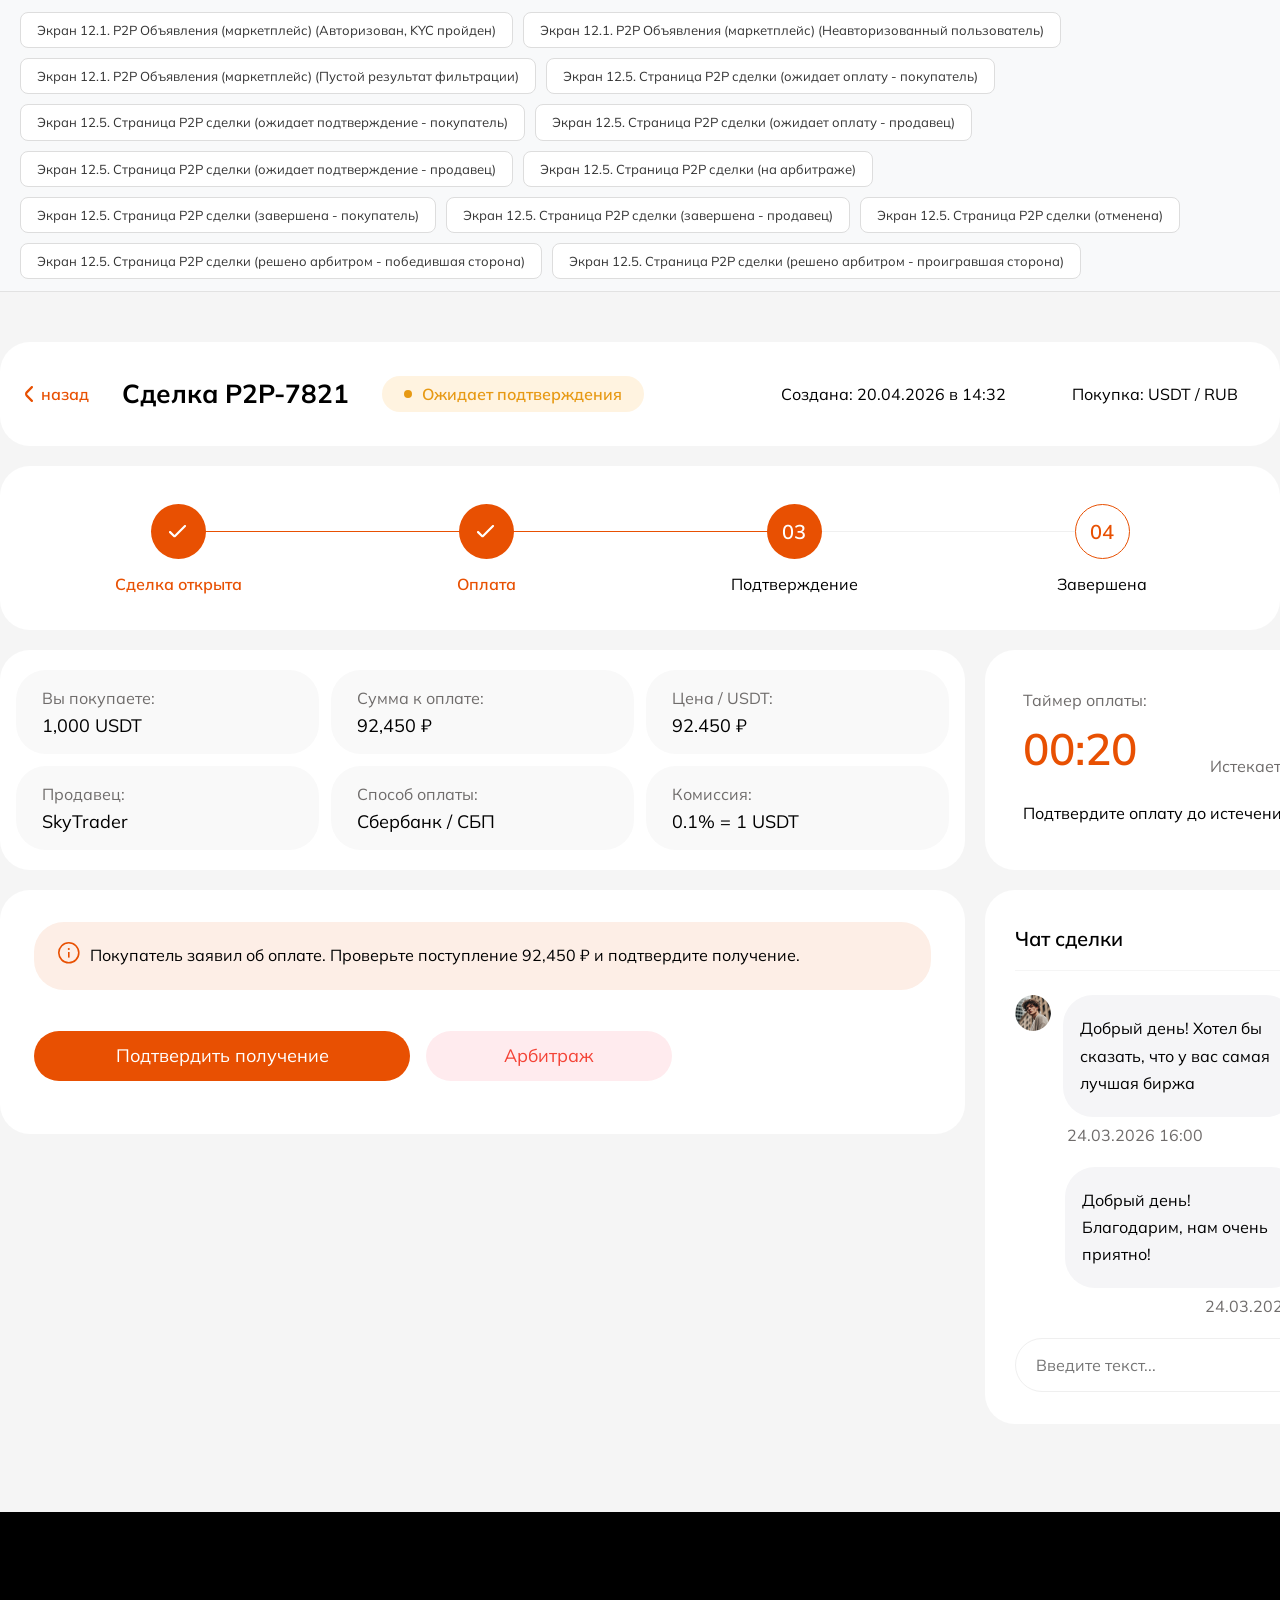
<file: page_p2p_deal_confirm_seller.html>
<!DOCTYPE html>
<html lang="ru">

<head>
    <meta charset="UTF-8">
    <meta name="viewport" content="width=device-width, initial-scale=1.0">
    <link rel="stylesheet" href="assets/css/style.css">
    <script defer src="script.js"></script>
    <title>12 Р2Р</title>
</head>

<body>

    <header class="demo-nav">
        <a href="index.html">Экран 12.1. P2P Объявления (маркетплейс) (Авторизован, KYC пройден)</a>
        <a href="unauthorized.html">Экран 12.1. P2P Объявления (маркетплейс) (Неавторизованный пользователь)</a>
        <a href="empty_result.html">Экран 12.1. P2P Объявления (маркетплейс) (Пустой результат фильтрации)</a>
        <a href="page_p2p_deal.html">Экран 12.5. Страница P2P сделки (ожидает оплату - покупатель)</a>
        <a href="page_p2p_deal_wait.html">Экран 12.5. Страница P2P сделки (ожидает подтверждение - покупатель)</a>
        <a href="page_p2p_deal_seller.html">Экран 12.5. Страница P2P сделки (ожидает оплату - продавец)</a>
        <a href="page_p2p_deal_confirm_seller.html">Экран 12.5. Страница P2P сделки (ожидает подтверждение - продавец)</a>
        <a href="page_p2p_deal_arbitration.html">Экран 12.5. Страница P2P сделки (на арбитраже)</a>
        <a href="page_p2p_deal_finish.html">Экран 12.5. Страница P2P сделки (завершена - покупатель)</a>
        <a href="page_p2p_deal_finish_seller.html">Экран 12.5. Страница P2P сделки (завершена - продавец)</a>
        <a href="page_p2p_deal_cancelled.html">Экран 12.5. Страница P2P сделки (отменена)</a>
        <a href="page_p2p_deal_arbitration_finish.html">Экран 12.5. Страница P2P сделки (решено арбитром - победившая сторона)</a>
        <a href="page_p2p_deal_arbitration_finish_loss.html">Экран 12.5. Страница P2P сделки (решено арбитром - проигравшая сторона)</a>
    </header>

    <section class="ads">
        <div class="container">
            <!-- Шапка -->
            <div class="p2p-deal-header">
                <a href="#" class="p2p-deal-back"><svg width="24" height="24" viewBox="0 0 24 24" fill="none"
                        xmlns="http://www.w3.org/2000/svg">
                        <path
                            d="M8.97849 9.57751L14.0976 4.3323C14.3065 4.11946 14.5892 4 14.8838 4C15.1785 4 15.4611 4.11946 15.6701 4.3323C15.7746 4.43854 15.8576 4.56492 15.9142 4.70418C15.9708 4.84343 16 4.9928 16 5.14365C16 5.29451 15.9708 5.44387 15.9142 5.58313C15.8576 5.72238 15.7746 5.84877 15.6701 5.955L10.5399 11.1888C10.4353 11.295 10.3524 11.4214 10.2957 11.5607C10.2391 11.6999 10.21 11.8493 10.21 12.0001C10.21 12.151 10.2391 12.3004 10.2957 12.4396C10.3524 12.5789 10.4353 12.7052 10.5399 12.8115L15.6701 18.0453C15.8801 18.2589 15.9987 18.5493 15.9997 18.8526C16.0008 19.1558 15.8842 19.4471 15.6757 19.6622C15.4672 19.8774 15.1837 19.9989 14.8878 20C14.5918 20.0011 14.3076 19.8816 14.0976 19.668L8.97849 14.4228C8.35193 13.78 8 12.9086 8 12.0001C8 11.0916 8.35193 10.2203 8.97849 9.57751Z"
                            fill="#E85002" />
                    </svg>
                    назад</a>
                <h1 class="p2p-deal-title">Сделка P2P-7821</h1>
                <span class="p2p-deal-status"><svg width="8" height="8" viewBox="0 0 8 8" fill="none"
                        xmlns="http://www.w3.org/2000/svg">
                        <circle cx="4" cy="4" r="4" fill="#E79913" />
                    </svg>
                    Ожидает подтверждения</span>
                <div class="p2p-deal-meta">
                    <span>Создана: 20.04.2026 в 14:32</span>
                    <span>Покупка: USDT / RUB</span>
                </div>
            </div>

            <!-- Степпер -->
            <div class="p2p-deal-stepper p2p-deal-stepper-confirm">
                <div class="p2p-step completed">
                    <div class="p2p-step-circle"><svg width="18" height="13" viewBox="0 0 18 13" fill="none"
                            xmlns="http://www.w3.org/2000/svg">
                            <path
                                d="M5.51493 12.33C5.03009 12.3302 4.56511 12.1375 4.22257 11.7944L0.315317 7.88857C-0.105106 7.46802 -0.105106 6.78629 0.315317 6.36574C0.735874 5.94531 1.4176 5.94531 1.83815 6.36574L5.51493 10.0425L15.2421 0.315317C15.6627 -0.105106 16.3444 -0.105106 16.765 0.315317C17.1854 0.735874 17.1854 1.4176 16.765 1.83815L6.80729 11.7944C6.46475 12.1375 5.99977 12.3302 5.51493 12.33Z"
                                fill="white" />
                        </svg></div>
                    <span class="p2p-step-label">Сделка открыта</span>
                </div>
                <div class="p2p-step completed">
                    <div class="p2p-step-circle"><svg width="18" height="13" viewBox="0 0 18 13" fill="none"
                            xmlns="http://www.w3.org/2000/svg">
                            <path
                                d="M5.51493 12.33C5.03009 12.3302 4.56511 12.1375 4.22257 11.7944L0.315317 7.88857C-0.105106 7.46802 -0.105106 6.78629 0.315317 6.36574C0.735874 5.94531 1.4176 5.94531 1.83815 6.36574L5.51493 10.0425L15.2421 0.315317C15.6627 -0.105106 16.3444 -0.105106 16.765 0.315317C17.1854 0.735874 17.1854 1.4176 16.765 1.83815L6.80729 11.7944C6.46475 12.1375 5.99977 12.3302 5.51493 12.33Z"
                                fill="white" />
                        </svg></div>
                    <span class="p2p-step-label">Оплата</span>
                </div>
                <div class="p2p-step active">
                    <div class="p2p-step-circle">03</div>
                    <span class="p2p-step-label">Подтверждение</span>
                </div>
                <div class="p2p-step">
                    <div class="p2p-step-circle">04</div>
                    <span class="p2p-step-label">Завершена</span>
                </div>
            </div>

            <!-- Основной контент -->
            <div class="p2p-deal-grid">
                <!-- Инфо карточки -->
                <div class="p2p-info-cards">
                    <div class="p2p-info-card">
                        <span class="label">Вы покупаете:</span>
                        <span class="value">1,000 USDT</span>
                    </div>
                    <div class="p2p-info-card">
                        <span class="label">Сумма к оплате:</span>
                        <span class="value">92,450 ₽</span>
                    </div>
                    <div class="p2p-info-card">
                        <span class="label">Цена / USDT:</span>
                        <span class="value">92.450 ₽</span>
                    </div>
                    <div class="p2p-info-card">
                        <span class="label">Продавец:</span>
                        <span class="value">SkyTrader</span>
                    </div>
                    <div class="p2p-info-card">
                        <span class="label">Способ оплаты:</span>
                        <span class="value">Сбербанк / СБП</span>
                    </div>
                    <div class="p2p-info-card">
                        <span class="label">Комиссия:</span>
                        <span class="value">0.1% = 1 USDT</span>
                    </div>
                </div>

                <!-- Таймер -->
                <div class="p2p-timer-card">
                    <div class="p2p-timer-label">Таймер оплаты:</div>
                    <div class="p2p-timer-row">
                        <div class="p2p-timer-countdown">00:20</div>
                        <div class="p2p-timer-expires">Истекает: <b>14:47</b></div>
                    </div>
                    <div class="p2p-timer-note">Подтвердите оплату до истечения</div>
                </div>

                <!-- Информационный блок -->
                <div class="p2p-info-block p2p-info-block-seller">
                    <div class="p2p-info-block-seller-content">

                        <div class="p2p-info-block-content">
                            <div class="p2p-info-message p2p-info-message-orange p2p-info-message-warn">
                                <svg width="22" height="22" viewBox="0 0 22 22" fill="none"
                                    xmlns="http://www.w3.org/2000/svg">
                                    <path
                                        d="M10.7969 20.8008C16.3197 20.8008 20.7969 16.3236 20.7969 10.8008C20.7969 5.27793 16.3197 0.800781 10.7969 0.800781C5.27403 0.800781 0.796875 5.27793 0.796875 10.8008C0.796875 16.3236 5.27403 20.8008 10.7969 20.8008Z"
                                        stroke="#E85002" stroke-width="1.6" stroke-linecap="square" />
                                    <path d="M10.7969 14.8008V10.8008" stroke="#E85002" stroke-width="1.6"
                                        stroke-linecap="square" />
                                    <path
                                        d="M10.9219 7.05078H10.7969M11.0469 7.05078C11.0469 6.91271 10.935 6.80078 10.7969 6.80078C10.6588 6.80078 10.5469 6.91271 10.5469 7.05078C10.5469 7.18885 10.6588 7.30078 10.7969 7.30078C10.935 7.30078 11.0469 7.18885 11.0469 7.05078Z"
                                        stroke="#E85002" stroke-width="1.6" stroke-linecap="round" />
                                </svg>
                                Покупатель заявил об оплате. Проверьте поступление 92,450 ₽ и подтвердите получение.
                            </div>
                        </div>

                        <div class="p2p-deal-actions p2p-deal-actions-confirm">
                            <button class="p2p-btn p2p-btn-primary">Подтвердить получение</button>
                            <button class="p2p-btn p2p-btn-danger" id="openArbitrationBtn">Арбитраж</button>
                        </div>
                    </div>
                </div>

                <!-- Чат -->
                <div class="p2p-chat-card">
                    <h3 class="p2p-chat-title">Чат сделки</h3>
                    <div class="p2p-chat-messages">
                        <div class="p2p-message opponent">
                            <img src="assets/img/Ellipse.png" class="p2p-msg-avatar" alt="">
                            <div class="p2p-message-wrapper">
                                <div class="p2p-msg-bubble">Добрый день! Хотел бы сказать, что у вас самая лучшая биржа
                                </div>
                                <span class="p2p-msg-time">24.03.2026 16:00</span>
                            </div>
                        </div>

                        <div class="p2p-message self">
                            <div class="p2p-message-wrapper">
                                <div class="p2p-msg-row">
                                    <div class="p2p-msg-bubble">Добрый день! Благодарим, нам очень приятно!</div>
                                    <button class="p2p-attach-btn">
                                        <svg width="18" height="18" viewBox="0 0 18 18" fill="none"
                                            xmlns="http://www.w3.org/2000/svg">
                                            <path
                                                d="M0 14.2388C0 12.1616 1.68394 10.4776 3.76119 10.4776H4.02985C6.1071 10.4776 7.79104 12.1616 7.79104 14.2388C7.79104 16.3161 6.1071 18 4.02985 18H3.76119C1.68394 18 0 16.3161 0 14.2388Z"
                                                fill="white" />
                                            <path
                                                d="M10.4776 3.76119C10.4776 1.68394 12.1616 0 14.2388 0C16.3161 0 18 1.68394 18 3.76119C18 5.83844 16.3161 7.52239 14.2388 7.52239C12.1616 7.52239 10.4776 5.83844 10.4776 3.76119Z"
                                                fill="white" />
                                            <path
                                                d="M0 3.76119C0 1.68394 1.68394 0 3.76119 0H4.02985C6.1071 0 7.79104 1.68394 7.79104 3.76119C7.79104 5.83844 6.1071 7.52239 4.02985 7.52239H3.76119C1.68394 7.52239 0 5.83844 0 3.76119Z"
                                                fill="white" />
                                            <path
                                                d="M10.4776 14.2388C10.4776 12.1616 12.1616 10.4776 14.2388 10.4776C16.3161 10.4776 18 12.1616 18 14.2388C18 16.3161 16.3161 18 14.2388 18C12.1616 18 10.4776 16.3161 10.4776 14.2388Z"
                                                fill="white" />
                                        </svg>
                                    </button>
                                </div>
                                <span class="p2p-msg-time">24.03.2026 16:02</span>
                            </div>
                        </div>
                    </div>
                    <div class="p2p-chat-input-wrapper">
                        <input type="text" class="p2p-chat-input" placeholder="Введите текст...">
                        <button class="p2p-send-btn">
                            <svg width="18" height="18" viewBox="0 0 18 18" fill="none"
                                xmlns="http://www.w3.org/2000/svg">
                                <g clip-path="url(#clip0_1378_12291)">
                                    <path
                                        d="M16.4349 6.54311L2.97166 0.209358C2.21116 -0.160392 1.31491 -0.0328923 0.685662 0.532608C0.0549119 1.10036 -0.164088 1.98236 0.126912 2.77886C0.139662 2.81111 3.43516 9.00086 3.43516 9.00086C3.43516 9.00086 0.200412 15.1891 0.189162 15.2206C-0.101088 16.0179 0.120162 16.8984 0.750912 17.4654C1.14166 17.8156 1.63516 17.9964 2.13166 17.9964C2.43841 17.9964 2.74591 17.9274 3.03241 17.7871L16.4364 11.4586C17.4002 11.0064 17.9987 10.0644 17.9979 9.00011C17.9979 7.93511 17.3972 6.99311 16.4349 6.54311ZM1.52191 2.22311C1.43041 1.91186 1.62541 1.70561 1.68916 1.64711C1.75591 1.58786 1.99966 1.40411 2.31766 1.56011C2.32141 1.56161 15.7982 7.90136 15.7982 7.90136C15.9774 7.98536 16.1267 8.10386 16.2414 8.24786H4.73416L1.52191 2.22311ZM15.7974 10.1011L2.38141 16.4356C2.06266 16.5924 1.81966 16.4094 1.75291 16.3486C1.68841 16.2916 1.49341 16.0839 1.58566 15.7719L4.73716 9.74786H16.2459C16.1312 9.89411 15.9789 10.0156 15.7974 10.1011Z"
                                        fill="white" />
                                </g>
                                <defs>
                                    <clipPath id="clip0_1378_12291">
                                        <rect width="18" height="18" fill="white" />
                                    </clipPath>
                                </defs>
                            </svg>
                        </button>
                    </div>
                </div>
            </div>
        </div>
    </section>


    <footer></footer>
</body>

</html>
</file>
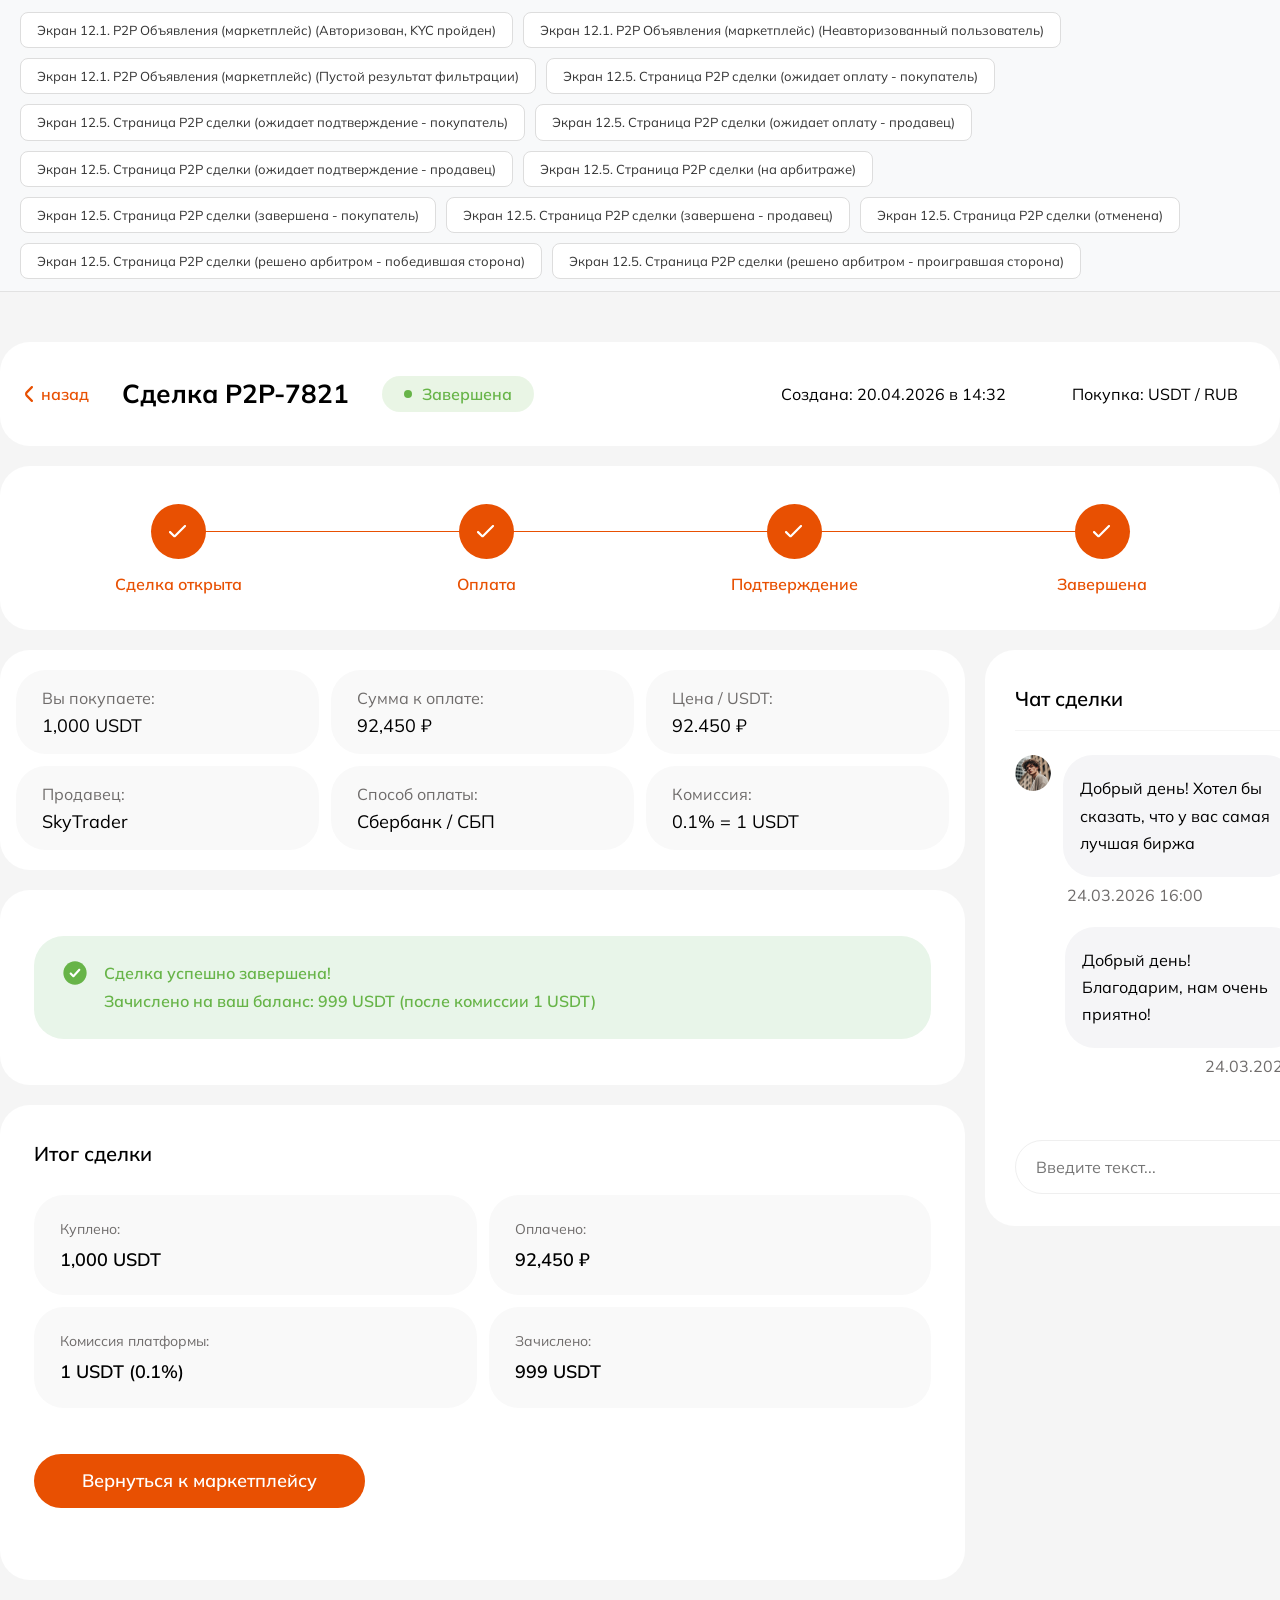
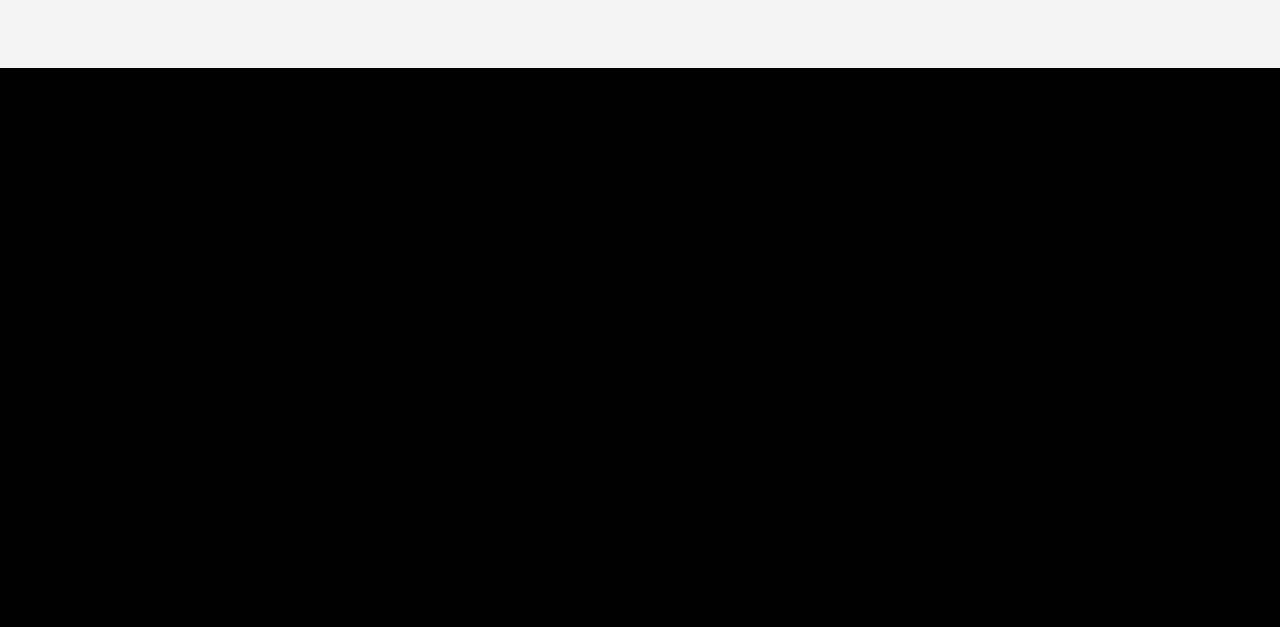
<file: page_p2p_deal_finish.html>
<!DOCTYPE html>
<html lang="ru">

<head>
    <meta charset="UTF-8">
    <meta name="viewport" content="width=device-width, initial-scale=1.0">
    <link rel="stylesheet" href="assets/css/style.css">
    <script defer src="script.js"></script>
    <title>12 Р2Р</title>
</head>

<body>

    <header class="demo-nav">
        <a href="index.html">Экран 12.1. P2P Объявления (маркетплейс) (Авторизован, KYC пройден)</a>
        <a href="unauthorized.html">Экран 12.1. P2P Объявления (маркетплейс) (Неавторизованный пользователь)</a>
        <a href="empty_result.html">Экран 12.1. P2P Объявления (маркетплейс) (Пустой результат фильтрации)</a>
        <a href="page_p2p_deal.html">Экран 12.5. Страница P2P сделки (ожидает оплату - покупатель)</a>
        <a href="page_p2p_deal_wait.html">Экран 12.5. Страница P2P сделки (ожидает подтверждение - покупатель)</a>
        <a href="page_p2p_deal_seller.html">Экран 12.5. Страница P2P сделки (ожидает оплату - продавец)</a>
        <a href="page_p2p_deal_confirm_seller.html">Экран 12.5. Страница P2P сделки (ожидает подтверждение - продавец)</a>
        <a href="page_p2p_deal_arbitration.html">Экран 12.5. Страница P2P сделки (на арбитраже)</a>
        <a href="page_p2p_deal_finish.html">Экран 12.5. Страница P2P сделки (завершена - покупатель)</a>
        <a href="page_p2p_deal_finish_seller.html">Экран 12.5. Страница P2P сделки (завершена - продавец)</a>
        <a href="page_p2p_deal_cancelled.html">Экран 12.5. Страница P2P сделки (отменена)</a>
        <a href="page_p2p_deal_arbitration_finish.html">Экран 12.5. Страница P2P сделки (решено арбитром - победившая сторона)</a>
        <a href="page_p2p_deal_arbitration_finish_loss.html">Экран 12.5. Страница P2P сделки (решено арбитром - проигравшая сторона)</a>
    </header>

    <section class="ads">
        <div class="container">
            <!-- Шапка -->
            <div class="p2p-deal-header">
                <a href="#" class="p2p-deal-back"><svg width="24" height="24" viewBox="0 0 24 24" fill="none"
                        xmlns="http://www.w3.org/2000/svg">
                        <path
                            d="M8.97849 9.57751L14.0976 4.3323C14.3065 4.11946 14.5892 4 14.8838 4C15.1785 4 15.4611 4.11946 15.6701 4.3323C15.7746 4.43854 15.8576 4.56492 15.9142 4.70418C15.9708 4.84343 16 4.9928 16 5.14365C16 5.29451 15.9708 5.44387 15.9142 5.58313C15.8576 5.72238 15.7746 5.84877 15.6701 5.955L10.5399 11.1888C10.4353 11.295 10.3524 11.4214 10.2957 11.5607C10.2391 11.6999 10.21 11.8493 10.21 12.0001C10.21 12.151 10.2391 12.3004 10.2957 12.4396C10.3524 12.5789 10.4353 12.7052 10.5399 12.8115L15.6701 18.0453C15.8801 18.2589 15.9987 18.5493 15.9997 18.8526C16.0008 19.1558 15.8842 19.4471 15.6757 19.6622C15.4672 19.8774 15.1837 19.9989 14.8878 20C14.5918 20.0011 14.3076 19.8816 14.0976 19.668L8.97849 14.4228C8.35193 13.78 8 12.9086 8 12.0001C8 11.0916 8.35193 10.2203 8.97849 9.57751Z"
                            fill="#E85002" />
                    </svg>
                    назад</a>
                <h1 class="p2p-deal-title">Сделка P2P-7821</h1>
                <span class="p2p-deal-status p2p-deal-status-finish"><svg width="8" height="8" viewBox="0 0 8 8"
                        fill="none" xmlns="http://www.w3.org/2000/svg">
                        <circle cx="4" cy="4" r="4" fill="#67B448" />
                    </svg>
                    Завершена</span>
                <div class="p2p-deal-meta">
                    <span>Создана: 20.04.2026 в 14:32</span>
                    <span>Покупка: USDT / RUB</span>
                </div>
            </div>

            <!-- Степпер -->
            <div class="p2p-deal-stepper p2p-deal-stepper-finish">
                <div class="p2p-step completed">
                    <div class="p2p-step-circle"><svg width="18" height="13" viewBox="0 0 18 13" fill="none"
                            xmlns="http://www.w3.org/2000/svg">
                            <path
                                d="M5.51493 12.33C5.03009 12.3302 4.56511 12.1375 4.22257 11.7944L0.315317 7.88857C-0.105106 7.46802 -0.105106 6.78629 0.315317 6.36574C0.735874 5.94531 1.4176 5.94531 1.83815 6.36574L5.51493 10.0425L15.2421 0.315317C15.6627 -0.105106 16.3444 -0.105106 16.765 0.315317C17.1854 0.735874 17.1854 1.4176 16.765 1.83815L6.80729 11.7944C6.46475 12.1375 5.99977 12.3302 5.51493 12.33Z"
                                fill="white" />
                        </svg></div>
                    <span class="p2p-step-label">Сделка открыта</span>
                </div>
                <div class="p2p-step completed">
                    <div class="p2p-step-circle"><svg width="18" height="13" viewBox="0 0 18 13" fill="none"
                            xmlns="http://www.w3.org/2000/svg">
                            <path
                                d="M5.51493 12.33C5.03009 12.3302 4.56511 12.1375 4.22257 11.7944L0.315317 7.88857C-0.105106 7.46802 -0.105106 6.78629 0.315317 6.36574C0.735874 5.94531 1.4176 5.94531 1.83815 6.36574L5.51493 10.0425L15.2421 0.315317C15.6627 -0.105106 16.3444 -0.105106 16.765 0.315317C17.1854 0.735874 17.1854 1.4176 16.765 1.83815L6.80729 11.7944C6.46475 12.1375 5.99977 12.3302 5.51493 12.33Z"
                                fill="white" />
                        </svg></div>
                    <span class="p2p-step-label">Оплата</span>
                </div>
                <div class="p2p-step completed">
                    <div class="p2p-step-circle"><svg width="18" height="13" viewBox="0 0 18 13" fill="none"
                            xmlns="http://www.w3.org/2000/svg">
                            <path
                                d="M5.51493 12.33C5.03009 12.3302 4.56511 12.1375 4.22257 11.7944L0.315317 7.88857C-0.105106 7.46802 -0.105106 6.78629 0.315317 6.36574C0.735874 5.94531 1.4176 5.94531 1.83815 6.36574L5.51493 10.0425L15.2421 0.315317C15.6627 -0.105106 16.3444 -0.105106 16.765 0.315317C17.1854 0.735874 17.1854 1.4176 16.765 1.83815L6.80729 11.7944C6.46475 12.1375 5.99977 12.3302 5.51493 12.33Z"
                                fill="white" />
                        </svg></div>
                    <span class="p2p-step-label">Подтверждение</span>
                </div>
                <div class="p2p-step completed">
                    <div class="p2p-step-circle"><svg width="18" height="13" viewBox="0 0 18 13" fill="none"
                            xmlns="http://www.w3.org/2000/svg">
                            <path
                                d="M5.51493 12.33C5.03009 12.3302 4.56511 12.1375 4.22257 11.7944L0.315317 7.88857C-0.105106 7.46802 -0.105106 6.78629 0.315317 6.36574C0.735874 5.94531 1.4176 5.94531 1.83815 6.36574L5.51493 10.0425L15.2421 0.315317C15.6627 -0.105106 16.3444 -0.105106 16.765 0.315317C17.1854 0.735874 17.1854 1.4176 16.765 1.83815L6.80729 11.7944C6.46475 12.1375 5.99977 12.3302 5.51493 12.33Z"
                                fill="white" />
                        </svg></div>
                    <span class="p2p-step-label">Завершена</span>
                </div>
            </div>


            <!-- Основной контент -->
            <div class="p2p-deal-grid">
                <div class="p2p-info-cards">
                    <div class="p2p-info-card">
                        <span class="label">Вы покупаете:</span>
                        <span class="value">1,000 USDT</span>
                    </div>
                    <div class="p2p-info-card">
                        <span class="label">Сумма к оплате:</span>
                        <span class="value">92,450 ₽</span>
                    </div>
                    <div class="p2p-info-card">
                        <span class="label">Цена / USDT:</span>
                        <span class="value">92.450 ₽</span>
                    </div>
                    <div class="p2p-info-card">
                        <span class="label">Продавец:</span>
                        <span class="value">SkyTrader</span>
                    </div>
                    <div class="p2p-info-card">
                        <span class="label">Способ оплаты:</span>
                        <span class="value">Сбербанк / СБП</span>
                    </div>
                    <div class="p2p-info-card">
                        <span class="label">Комиссия:</span>
                        <span class="value">0.1% = 1 USDT</span>
                    </div>
                </div>

                <!-- Блок успешного завершения -->
                <div class="p2p-success-block">
                    <div class="p2p-success-banner-content">
                        <div class="p2p-success-banner">
                            <div class="p2p-success-icon">
                                <svg width="26" height="26" viewBox="0 0 26 26" fill="none"
                                    xmlns="http://www.w3.org/2000/svg">
                                    <path
                                        d="M13.0052 24.6471C6.57339 24.6471 1.35938 19.4332 1.35938 13.0013C1.35938 6.56949 6.57339 1.35547 13.0052 1.35547C19.4371 1.35547 24.651 6.56949 24.651 13.0013C24.651 19.4332 19.4371 24.6471 13.0052 24.6471Z"
                                        fill="#67B448" />
                                    <path fill-rule="evenodd" clip-rule="evenodd"
                                        d="M18.1268 10.4833C18.5309 10.0423 18.5012 9.35701 18.0601 8.95272C17.6191 8.54843 16.9338 8.57823 16.5295 9.01927L11.3358 14.6852L9.42749 12.7769C9.00442 12.3539 8.3185 12.3539 7.89542 12.7769C7.47236 13.2 7.47236 13.886 7.89542 14.309L10.6038 17.0173C10.8127 17.2263 11.0979 17.3408 11.3933 17.3344C11.6887 17.3279 11.9687 17.2012 12.1684 16.9833L18.1268 10.4833Z"
                                        fill="white" />
                                </svg>
                            </div>
                            <div class="p2p-success-text">
                                Сделка успешно завершена!<br>
                                Зачислено на ваш баланс: 999 USDT (после комиссии 1 USDT)
                            </div>
                        </div>
                    </div>

                    <div class="p2p-deal-summary">
                        <h3 class="p2p-summary-title">Итог сделки</h3>
                        <div class="p2p-summary-grid">
                            <div class="p2p-summary-card">
                                <span class="p2p-summary-label">Куплено:</span>
                                <span class="p2p-summary-value">1,000 USDT</span>
                            </div>
                            <div class="p2p-summary-card">
                                <span class="p2p-summary-label">Оплачено:</span>
                                <span class="p2p-summary-value">92,450 ₽</span>
                            </div>
                            <div class="p2p-summary-card">
                                <span class="p2p-summary-label">Комиссия платформы:</span>
                                <span class="p2p-summary-value">1 USDT (0.1%)</span>
                            </div>
                            <div class="p2p-summary-card">
                                <span class="p2p-summary-label">Зачислено:</span>
                                <span class="p2p-summary-value">999 USDT</span>
                            </div>
                        </div>
                        <button class="p2p-back-marketplace-btn">Вернуться к маркетплейсу</button>
                    </div>
                </div>


                <!-- Чат -->
                <div class="p2p-chat-card">
                    <h3 class="p2p-chat-title">Чат сделки</h3>
                    <div class="p2p-chat-messages">
                        <div class="p2p-message opponent">
                            <img src="assets/img/Ellipse.png" class="p2p-msg-avatar" alt="">
                            <div class="p2p-message-wrapper">
                                <div class="p2p-msg-bubble">Добрый день! Хотел бы сказать, что у вас самая лучшая биржа
                                </div>
                                <span class="p2p-msg-time">24.03.2026 16:00</span>
                            </div>
                        </div>

                        <div class="p2p-message self">
                            <div class="p2p-message-wrapper">
                                <div class="p2p-msg-row">
                                    <div class="p2p-msg-bubble">Добрый день! Благодарим, нам очень приятно!</div>
                                    <button class="p2p-attach-btn">
                                        <svg width="18" height="18" viewBox="0 0 18 18" fill="none"
                                            xmlns="http://www.w3.org/2000/svg">
                                            <path
                                                d="M0 14.2388C0 12.1616 1.68394 10.4776 3.76119 10.4776H4.02985C6.1071 10.4776 7.79104 12.1616 7.79104 14.2388C7.79104 16.3161 6.1071 18 4.02985 18H3.76119C1.68394 18 0 16.3161 0 14.2388Z"
                                                fill="white" />
                                            <path
                                                d="M10.4776 3.76119C10.4776 1.68394 12.1616 0 14.2388 0C16.3161 0 18 1.68394 18 3.76119C18 5.83844 16.3161 7.52239 14.2388 7.52239C12.1616 7.52239 10.4776 5.83844 10.4776 3.76119Z"
                                                fill="white" />
                                            <path
                                                d="M0 3.76119C0 1.68394 1.68394 0 3.76119 0H4.02985C6.1071 0 7.79104 1.68394 7.79104 3.76119C7.79104 5.83844 6.1071 7.52239 4.02985 7.52239H3.76119C1.68394 7.52239 0 5.83844 0 3.76119Z"
                                                fill="white" />
                                            <path
                                                d="M10.4776 14.2388C10.4776 12.1616 12.1616 10.4776 14.2388 10.4776C16.3161 10.4776 18 12.1616 18 14.2388C18 16.3161 16.3161 18 14.2388 18C12.1616 18 10.4776 16.3161 10.4776 14.2388Z"
                                                fill="white" />
                                        </svg>
                                    </button>
                                </div>
                                <span class="p2p-msg-time">24.03.2026 16:02</span>
                            </div>
                        </div>
                    </div>
                    <div class="p2p-chat-input-wrapper">
                        <input type="text" class="p2p-chat-input" placeholder="Введите текст...">
                        <button class="p2p-send-btn">
                            <svg width="18" height="18" viewBox="0 0 18 18" fill="none"
                                xmlns="http://www.w3.org/2000/svg">
                                <g clip-path="url(#clip0_1378_12291)">
                                    <path
                                        d="M16.4349 6.54311L2.97166 0.209358C2.21116 -0.160392 1.31491 -0.0328923 0.685662 0.532608C0.0549119 1.10036 -0.164088 1.98236 0.126912 2.77886C0.139662 2.81111 3.43516 9.00086 3.43516 9.00086C3.43516 9.00086 0.200412 15.1891 0.189162 15.2206C-0.101088 16.0179 0.120162 16.8984 0.750912 17.4654C1.14166 17.8156 1.63516 17.9964 2.13166 17.9964C2.43841 17.9964 2.74591 17.9274 3.03241 17.7871L16.4364 11.4586C17.4002 11.0064 17.9987 10.0644 17.9979 9.00011C17.9979 7.93511 17.3972 6.99311 16.4349 6.54311ZM1.52191 2.22311C1.43041 1.91186 1.62541 1.70561 1.68916 1.64711C1.75591 1.58786 1.99966 1.40411 2.31766 1.56011C2.32141 1.56161 15.7982 7.90136 15.7982 7.90136C15.9774 7.98536 16.1267 8.10386 16.2414 8.24786H4.73416L1.52191 2.22311ZM15.7974 10.1011L2.38141 16.4356C2.06266 16.5924 1.81966 16.4094 1.75291 16.3486C1.68841 16.2916 1.49341 16.0839 1.58566 15.7719L4.73716 9.74786H16.2459C16.1312 9.89411 15.9789 10.0156 15.7974 10.1011Z"
                                        fill="white" />
                                </g>
                                <defs>
                                    <clipPath id="clip0_1378_12291">
                                        <rect width="18" height="18" fill="white" />
                                    </clipPath>
                                </defs>
                            </svg>
                        </button>
                    </div>
                </div>

            </div>
        </div>
    </section>


    <footer></footer>
</body>

</html>
</file>
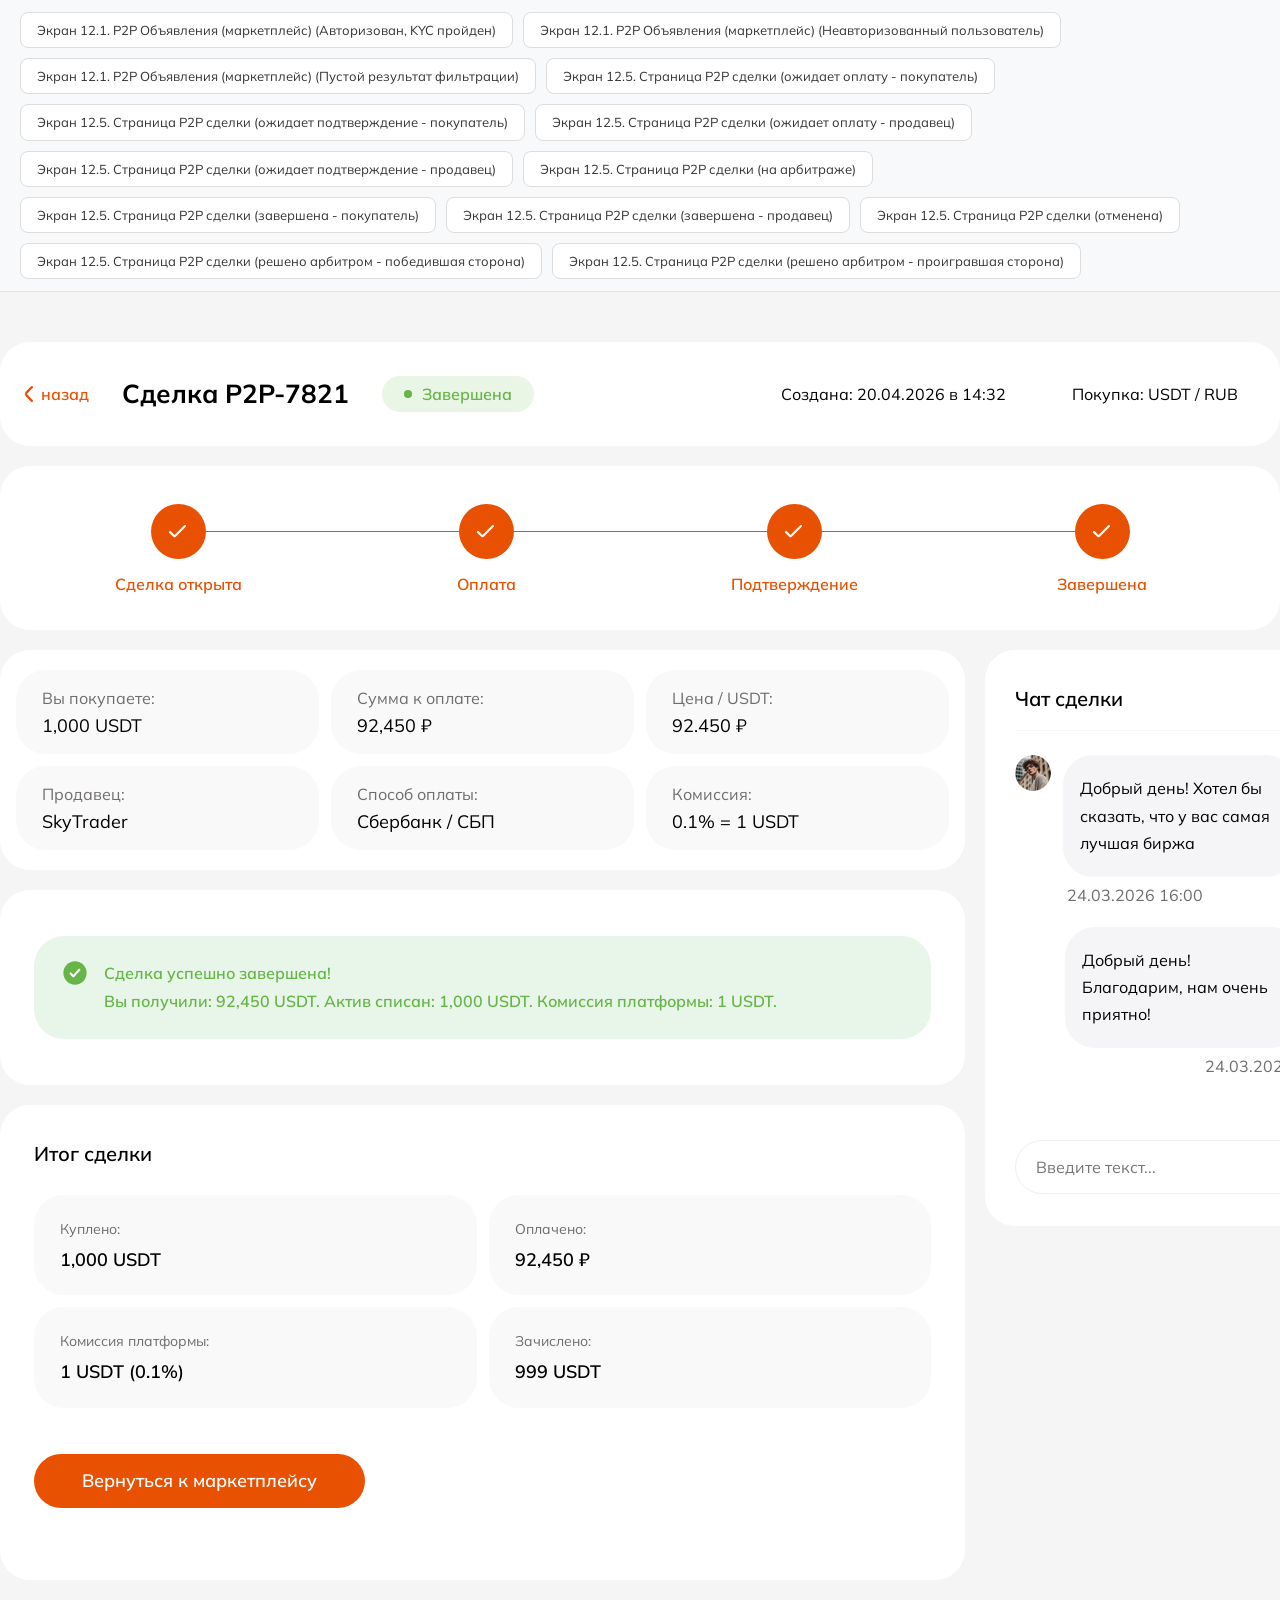
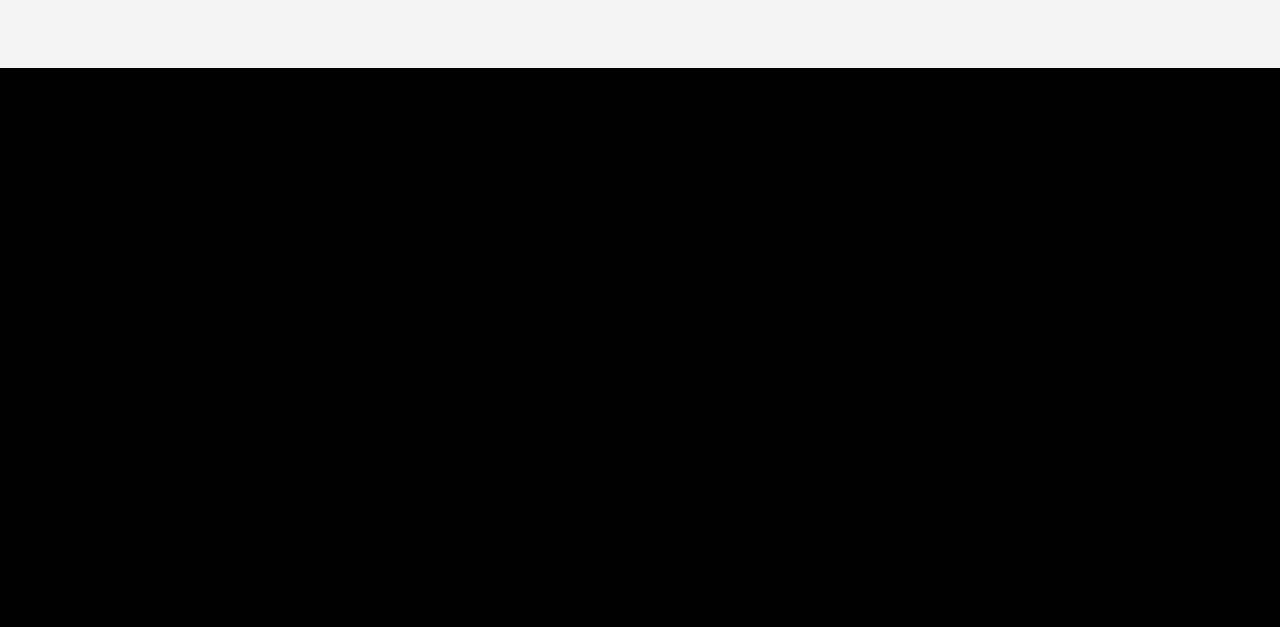
<file: page_p2p_deal_finish_seller.html>
<!DOCTYPE html>
<html lang="ru">

<head>
    <meta charset="UTF-8">
    <meta name="viewport" content="width=device-width, initial-scale=1.0">
    <link rel="stylesheet" href="assets/css/style.css">
    <script defer src="script.js"></script>
    <title>12 Р2Р</title>
</head>

<body>

    <header class="demo-nav">
        <a href="index.html">Экран 12.1. P2P Объявления (маркетплейс) (Авторизован, KYC пройден)</a>
        <a href="unauthorized.html">Экран 12.1. P2P Объявления (маркетплейс) (Неавторизованный пользователь)</a>
        <a href="empty_result.html">Экран 12.1. P2P Объявления (маркетплейс) (Пустой результат фильтрации)</a>
        <a href="page_p2p_deal.html">Экран 12.5. Страница P2P сделки (ожидает оплату - покупатель)</a>
        <a href="page_p2p_deal_wait.html">Экран 12.5. Страница P2P сделки (ожидает подтверждение - покупатель)</a>
        <a href="page_p2p_deal_seller.html">Экран 12.5. Страница P2P сделки (ожидает оплату - продавец)</a>
        <a href="page_p2p_deal_confirm_seller.html">Экран 12.5. Страница P2P сделки (ожидает подтверждение - продавец)</a>
        <a href="page_p2p_deal_arbitration.html">Экран 12.5. Страница P2P сделки (на арбитраже)</a>
        <a href="page_p2p_deal_finish.html">Экран 12.5. Страница P2P сделки (завершена - покупатель)</a>
        <a href="page_p2p_deal_finish_seller.html">Экран 12.5. Страница P2P сделки (завершена - продавец)</a>
        <a href="page_p2p_deal_cancelled.html">Экран 12.5. Страница P2P сделки (отменена)</a>
        <a href="page_p2p_deal_arbitration_finish.html">Экран 12.5. Страница P2P сделки (решено арбитром - победившая сторона)</a>
        <a href="page_p2p_deal_arbitration_finish_loss.html">Экран 12.5. Страница P2P сделки (решено арбитром - проигравшая сторона)</a>
    </header>

    <section class="ads">
        <div class="container">
            <!-- Шапка -->
            <div class="p2p-deal-header">
                <a href="#" class="p2p-deal-back"><svg width="24" height="24" viewBox="0 0 24 24" fill="none"
                        xmlns="http://www.w3.org/2000/svg">
                        <path
                            d="M8.97849 9.57751L14.0976 4.3323C14.3065 4.11946 14.5892 4 14.8838 4C15.1785 4 15.4611 4.11946 15.6701 4.3323C15.7746 4.43854 15.8576 4.56492 15.9142 4.70418C15.9708 4.84343 16 4.9928 16 5.14365C16 5.29451 15.9708 5.44387 15.9142 5.58313C15.8576 5.72238 15.7746 5.84877 15.6701 5.955L10.5399 11.1888C10.4353 11.295 10.3524 11.4214 10.2957 11.5607C10.2391 11.6999 10.21 11.8493 10.21 12.0001C10.21 12.151 10.2391 12.3004 10.2957 12.4396C10.3524 12.5789 10.4353 12.7052 10.5399 12.8115L15.6701 18.0453C15.8801 18.2589 15.9987 18.5493 15.9997 18.8526C16.0008 19.1558 15.8842 19.4471 15.6757 19.6622C15.4672 19.8774 15.1837 19.9989 14.8878 20C14.5918 20.0011 14.3076 19.8816 14.0976 19.668L8.97849 14.4228C8.35193 13.78 8 12.9086 8 12.0001C8 11.0916 8.35193 10.2203 8.97849 9.57751Z"
                            fill="#E85002" />
                    </svg>
                    назад</a>
                <h1 class="p2p-deal-title">Сделка P2P-7821</h1>
                <span class="p2p-deal-status p2p-deal-status-finish"><svg width="8" height="8" viewBox="0 0 8 8"
                        fill="none" xmlns="http://www.w3.org/2000/svg">
                        <circle cx="4" cy="4" r="4" fill="#67B448" />
                    </svg>
                    Завершена</span>
                <div class="p2p-deal-meta">
                    <span>Создана: 20.04.2026 в 14:32</span>
                    <span>Покупка: USDT / RUB</span>
                </div>
            </div>

            <!-- Степпер -->
            <div class="p2p-deal-stepper p2p-deal-stepper-finish">
                <div class="p2p-step completed">
                    <div class="p2p-step-circle"><svg width="18" height="13" viewBox="0 0 18 13" fill="none"
                            xmlns="http://www.w3.org/2000/svg">
                            <path
                                d="M5.51493 12.33C5.03009 12.3302 4.56511 12.1375 4.22257 11.7944L0.315317 7.88857C-0.105106 7.46802 -0.105106 6.78629 0.315317 6.36574C0.735874 5.94531 1.4176 5.94531 1.83815 6.36574L5.51493 10.0425L15.2421 0.315317C15.6627 -0.105106 16.3444 -0.105106 16.765 0.315317C17.1854 0.735874 17.1854 1.4176 16.765 1.83815L6.80729 11.7944C6.46475 12.1375 5.99977 12.3302 5.51493 12.33Z"
                                fill="white" />
                        </svg></div>
                    <span class="p2p-step-label">Сделка открыта</span>
                </div>
                <div class="p2p-step completed">
                    <div class="p2p-step-circle"><svg width="18" height="13" viewBox="0 0 18 13" fill="none"
                            xmlns="http://www.w3.org/2000/svg">
                            <path
                                d="M5.51493 12.33C5.03009 12.3302 4.56511 12.1375 4.22257 11.7944L0.315317 7.88857C-0.105106 7.46802 -0.105106 6.78629 0.315317 6.36574C0.735874 5.94531 1.4176 5.94531 1.83815 6.36574L5.51493 10.0425L15.2421 0.315317C15.6627 -0.105106 16.3444 -0.105106 16.765 0.315317C17.1854 0.735874 17.1854 1.4176 16.765 1.83815L6.80729 11.7944C6.46475 12.1375 5.99977 12.3302 5.51493 12.33Z"
                                fill="white" />
                        </svg></div>
                    <span class="p2p-step-label">Оплата</span>
                </div>
                <div class="p2p-step completed">
                    <div class="p2p-step-circle"><svg width="18" height="13" viewBox="0 0 18 13" fill="none"
                            xmlns="http://www.w3.org/2000/svg">
                            <path
                                d="M5.51493 12.33C5.03009 12.3302 4.56511 12.1375 4.22257 11.7944L0.315317 7.88857C-0.105106 7.46802 -0.105106 6.78629 0.315317 6.36574C0.735874 5.94531 1.4176 5.94531 1.83815 6.36574L5.51493 10.0425L15.2421 0.315317C15.6627 -0.105106 16.3444 -0.105106 16.765 0.315317C17.1854 0.735874 17.1854 1.4176 16.765 1.83815L6.80729 11.7944C6.46475 12.1375 5.99977 12.3302 5.51493 12.33Z"
                                fill="white" />
                        </svg></div>
                    <span class="p2p-step-label">Подтверждение</span>
                </div>
                <div class="p2p-step completed">
                    <div class="p2p-step-circle"><svg width="18" height="13" viewBox="0 0 18 13" fill="none"
                            xmlns="http://www.w3.org/2000/svg">
                            <path
                                d="M5.51493 12.33C5.03009 12.3302 4.56511 12.1375 4.22257 11.7944L0.315317 7.88857C-0.105106 7.46802 -0.105106 6.78629 0.315317 6.36574C0.735874 5.94531 1.4176 5.94531 1.83815 6.36574L5.51493 10.0425L15.2421 0.315317C15.6627 -0.105106 16.3444 -0.105106 16.765 0.315317C17.1854 0.735874 17.1854 1.4176 16.765 1.83815L6.80729 11.7944C6.46475 12.1375 5.99977 12.3302 5.51493 12.33Z"
                                fill="white" />
                        </svg></div>
                    <span class="p2p-step-label">Завершена</span>
                </div>
            </div>


            <!-- Основной контент -->
            <div class="p2p-deal-grid">
                <div class="p2p-info-cards">
                    <div class="p2p-info-card">
                        <span class="label">Вы покупаете:</span>
                        <span class="value">1,000 USDT</span>
                    </div>
                    <div class="p2p-info-card">
                        <span class="label">Сумма к оплате:</span>
                        <span class="value">92,450 ₽</span>
                    </div>
                    <div class="p2p-info-card">
                        <span class="label">Цена / USDT:</span>
                        <span class="value">92.450 ₽</span>
                    </div>
                    <div class="p2p-info-card">
                        <span class="label">Продавец:</span>
                        <span class="value">SkyTrader</span>
                    </div>
                    <div class="p2p-info-card">
                        <span class="label">Способ оплаты:</span>
                        <span class="value">Сбербанк / СБП</span>
                    </div>
                    <div class="p2p-info-card">
                        <span class="label">Комиссия:</span>
                        <span class="value">0.1% = 1 USDT</span>
                    </div>
                </div>

                <!-- Блок успешного завершения -->
                <div class="p2p-success-block">
                    <div class="p2p-success-banner-content">
                        <div class="p2p-success-banner">
                            <div class="p2p-success-icon">
                                <svg width="26" height="26" viewBox="0 0 26 26" fill="none"
                                    xmlns="http://www.w3.org/2000/svg">
                                    <path
                                        d="M13.0052 24.6471C6.57339 24.6471 1.35938 19.4332 1.35938 13.0013C1.35938 6.56949 6.57339 1.35547 13.0052 1.35547C19.4371 1.35547 24.651 6.56949 24.651 13.0013C24.651 19.4332 19.4371 24.6471 13.0052 24.6471Z"
                                        fill="#67B448" />
                                    <path fill-rule="evenodd" clip-rule="evenodd"
                                        d="M18.1268 10.4833C18.5309 10.0423 18.5012 9.35701 18.0601 8.95272C17.6191 8.54843 16.9338 8.57823 16.5295 9.01927L11.3358 14.6852L9.42749 12.7769C9.00442 12.3539 8.3185 12.3539 7.89542 12.7769C7.47236 13.2 7.47236 13.886 7.89542 14.309L10.6038 17.0173C10.8127 17.2263 11.0979 17.3408 11.3933 17.3344C11.6887 17.3279 11.9687 17.2012 12.1684 16.9833L18.1268 10.4833Z"
                                        fill="white" />
                                </svg>
                            </div>
                            <div class="p2p-success-text">
                                Сделка успешно завершена!<br>
                                Вы получили: 92,450 USDT. Актив списан: 1,000 USDT. Комиссия платформы: 1 USDT.
                            </div>
                        </div>
                    </div>

                    <div class="p2p-deal-summary">
                        <h3 class="p2p-summary-title">Итог сделки</h3>
                        <div class="p2p-summary-grid">
                            <div class="p2p-summary-card">
                                <span class="p2p-summary-label">Куплено:</span>
                                <span class="p2p-summary-value">1,000 USDT</span>
                            </div>
                            <div class="p2p-summary-card">
                                <span class="p2p-summary-label">Оплачено:</span>
                                <span class="p2p-summary-value">92,450 ₽</span>
                            </div>
                            <div class="p2p-summary-card">
                                <span class="p2p-summary-label">Комиссия платформы:</span>
                                <span class="p2p-summary-value">1 USDT (0.1%)</span>
                            </div>
                            <div class="p2p-summary-card">
                                <span class="p2p-summary-label">Зачислено:</span>
                                <span class="p2p-summary-value">999 USDT</span>
                            </div>
                        </div>
                        <button class="p2p-back-marketplace-btn">Вернуться к маркетплейсу</button>
                    </div>
                </div>


                <!-- Чат -->
                <div class="p2p-chat-card">
                    <h3 class="p2p-chat-title">Чат сделки</h3>
                    <div class="p2p-chat-messages">
                        <div class="p2p-message opponent">
                            <img src="assets/img/Ellipse.png" class="p2p-msg-avatar" alt="">
                            <div class="p2p-message-wrapper">
                                <div class="p2p-msg-bubble">Добрый день! Хотел бы сказать, что у вас самая лучшая биржа
                                </div>
                                <span class="p2p-msg-time">24.03.2026 16:00</span>
                            </div>
                        </div>

                        <div class="p2p-message self">
                            <div class="p2p-message-wrapper">
                                <div class="p2p-msg-row">
                                    <div class="p2p-msg-bubble">Добрый день! Благодарим, нам очень приятно!</div>
                                    <button class="p2p-attach-btn">
                                        <svg width="18" height="18" viewBox="0 0 18 18" fill="none"
                                            xmlns="http://www.w3.org/2000/svg">
                                            <path
                                                d="M0 14.2388C0 12.1616 1.68394 10.4776 3.76119 10.4776H4.02985C6.1071 10.4776 7.79104 12.1616 7.79104 14.2388C7.79104 16.3161 6.1071 18 4.02985 18H3.76119C1.68394 18 0 16.3161 0 14.2388Z"
                                                fill="white" />
                                            <path
                                                d="M10.4776 3.76119C10.4776 1.68394 12.1616 0 14.2388 0C16.3161 0 18 1.68394 18 3.76119C18 5.83844 16.3161 7.52239 14.2388 7.52239C12.1616 7.52239 10.4776 5.83844 10.4776 3.76119Z"
                                                fill="white" />
                                            <path
                                                d="M0 3.76119C0 1.68394 1.68394 0 3.76119 0H4.02985C6.1071 0 7.79104 1.68394 7.79104 3.76119C7.79104 5.83844 6.1071 7.52239 4.02985 7.52239H3.76119C1.68394 7.52239 0 5.83844 0 3.76119Z"
                                                fill="white" />
                                            <path
                                                d="M10.4776 14.2388C10.4776 12.1616 12.1616 10.4776 14.2388 10.4776C16.3161 10.4776 18 12.1616 18 14.2388C18 16.3161 16.3161 18 14.2388 18C12.1616 18 10.4776 16.3161 10.4776 14.2388Z"
                                                fill="white" />
                                        </svg>
                                    </button>
                                </div>
                                <span class="p2p-msg-time">24.03.2026 16:02</span>
                            </div>
                        </div>
                    </div>
                    <div class="p2p-chat-input-wrapper">
                        <input type="text" class="p2p-chat-input" placeholder="Введите текст...">
                        <button class="p2p-send-btn">
                            <svg width="18" height="18" viewBox="0 0 18 18" fill="none"
                                xmlns="http://www.w3.org/2000/svg">
                                <g clip-path="url(#clip0_1378_12291)">
                                    <path
                                        d="M16.4349 6.54311L2.97166 0.209358C2.21116 -0.160392 1.31491 -0.0328923 0.685662 0.532608C0.0549119 1.10036 -0.164088 1.98236 0.126912 2.77886C0.139662 2.81111 3.43516 9.00086 3.43516 9.00086C3.43516 9.00086 0.200412 15.1891 0.189162 15.2206C-0.101088 16.0179 0.120162 16.8984 0.750912 17.4654C1.14166 17.8156 1.63516 17.9964 2.13166 17.9964C2.43841 17.9964 2.74591 17.9274 3.03241 17.7871L16.4364 11.4586C17.4002 11.0064 17.9987 10.0644 17.9979 9.00011C17.9979 7.93511 17.3972 6.99311 16.4349 6.54311ZM1.52191 2.22311C1.43041 1.91186 1.62541 1.70561 1.68916 1.64711C1.75591 1.58786 1.99966 1.40411 2.31766 1.56011C2.32141 1.56161 15.7982 7.90136 15.7982 7.90136C15.9774 7.98536 16.1267 8.10386 16.2414 8.24786H4.73416L1.52191 2.22311ZM15.7974 10.1011L2.38141 16.4356C2.06266 16.5924 1.81966 16.4094 1.75291 16.3486C1.68841 16.2916 1.49341 16.0839 1.58566 15.7719L4.73716 9.74786H16.2459C16.1312 9.89411 15.9789 10.0156 15.7974 10.1011Z"
                                        fill="white" />
                                </g>
                                <defs>
                                    <clipPath id="clip0_1378_12291">
                                        <rect width="18" height="18" fill="white" />
                                    </clipPath>
                                </defs>
                            </svg>
                        </button>
                    </div>
                </div>

            </div>
        </div>
    </section>


    <footer></footer>
</body>

</html>
</file>
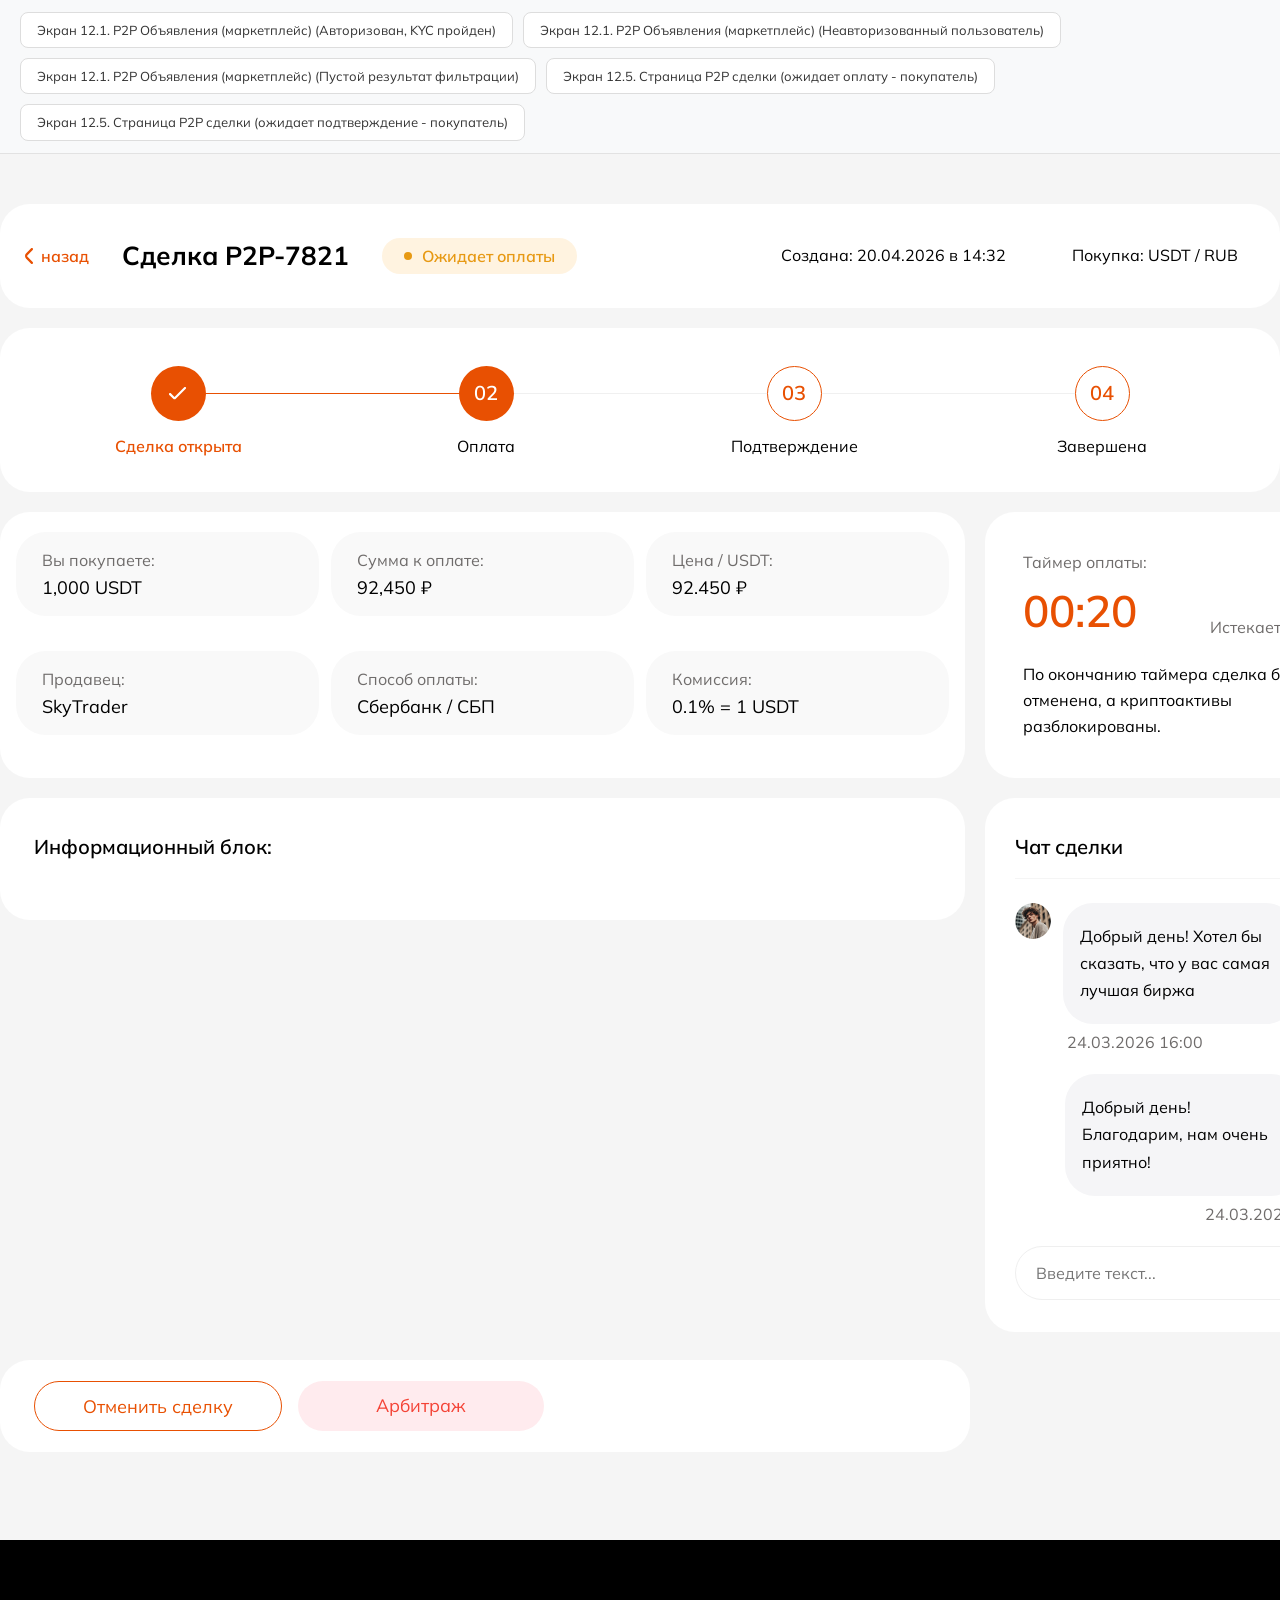
<file: page_p2p_deal_seller.html>
<!DOCTYPE html>
<html lang="ru">

<head>
    <meta charset="UTF-8">
    <meta name="viewport" content="width=device-width, initial-scale=1.0">
    <link rel="stylesheet" href="assets/css/style.css">
    <script defer src="script.js"></script>
    <title>12 Р2Р</title>
</head>

<body>

    <header class="demo-nav">
        <a href="index.html">Экран 12.1. P2P Объявления (маркетплейс) (Авторизован, KYC пройден)</a>
        <a href="unauthorized.html">Экран 12.1. P2P Объявления (маркетплейс) (Неавторизованный пользователь)</a>
        <a href="empty_result.html">Экран 12.1. P2P Объявления (маркетплейс) (Пустой результат фильтрации)</a>
        <a href="page_p2p_deal.html">Экран 12.5. Страница P2P сделки (ожидает оплату - покупатель)</a>
        <a href="page_p2p_deal_wait.html">Экран 12.5. Страница P2P сделки (ожидает подтверждение - покупатель)</a>
    </header>
    <section class="ads">
        <div class="container">
            <!-- Шапка -->
            <div class="p2p-deal-header">
                <a href="#" class="p2p-deal-back"><svg width="24" height="24" viewBox="0 0 24 24" fill="none"
                        xmlns="http://www.w3.org/2000/svg">
                        <path
                            d="M8.97849 9.57751L14.0976 4.3323C14.3065 4.11946 14.5892 4 14.8838 4C15.1785 4 15.4611 4.11946 15.6701 4.3323C15.7746 4.43854 15.8576 4.56492 15.9142 4.70418C15.9708 4.84343 16 4.9928 16 5.14365C16 5.29451 15.9708 5.44387 15.9142 5.58313C15.8576 5.72238 15.7746 5.84877 15.6701 5.955L10.5399 11.1888C10.4353 11.295 10.3524 11.4214 10.2957 11.5607C10.2391 11.6999 10.21 11.8493 10.21 12.0001C10.21 12.151 10.2391 12.3004 10.2957 12.4396C10.3524 12.5789 10.4353 12.7052 10.5399 12.8115L15.6701 18.0453C15.8801 18.2589 15.9987 18.5493 15.9997 18.8526C16.0008 19.1558 15.8842 19.4471 15.6757 19.6622C15.4672 19.8774 15.1837 19.9989 14.8878 20C14.5918 20.0011 14.3076 19.8816 14.0976 19.668L8.97849 14.4228C8.35193 13.78 8 12.9086 8 12.0001C8 11.0916 8.35193 10.2203 8.97849 9.57751Z"
                            fill="#E85002" />
                    </svg>
                    назад</a>
                <h1 class="p2p-deal-title">Сделка P2P-7821</h1>
                <span class="p2p-deal-status"><svg width="8" height="8" viewBox="0 0 8 8" fill="none"
                        xmlns="http://www.w3.org/2000/svg">
                        <circle cx="4" cy="4" r="4" fill="#E79913" />
                    </svg>
                    Ожидает оплаты</span>
                <div class="p2p-deal-meta">
                    <span>Создана: 20.04.2026 в 14:32</span>
                    <span>Покупка: USDT / RUB</span>
                </div>
            </div>

            <!-- Степпер -->
            <div class="p2p-deal-stepper">
                <div class="p2p-step completed">
                    <div class="p2p-step-circle"><svg width="18" height="13" viewBox="0 0 18 13" fill="none"
                            xmlns="http://www.w3.org/2000/svg">
                            <path
                                d="M5.51493 12.33C5.03009 12.3302 4.56511 12.1375 4.22257 11.7944L0.315317 7.88857C-0.105106 7.46802 -0.105106 6.78629 0.315317 6.36574C0.735874 5.94531 1.4176 5.94531 1.83815 6.36574L5.51493 10.0425L15.2421 0.315317C15.6627 -0.105106 16.3444 -0.105106 16.765 0.315317C17.1854 0.735874 17.1854 1.4176 16.765 1.83815L6.80729 11.7944C6.46475 12.1375 5.99977 12.3302 5.51493 12.33Z"
                                fill="white" />
                        </svg></div>
                    <span class="p2p-step-label">Сделка открыта</span>
                </div>
                <div class="p2p-step active">
                    <div class="p2p-step-circle">02</div>
                    <span class="p2p-step-label">Оплата</span>
                </div>
                <div class="p2p-step">
                    <div class="p2p-step-circle">03</div>
                    <span class="p2p-step-label">Подтверждение</span>
                </div>
                <div class="p2p-step">
                    <div class="p2p-step-circle">04</div>
                    <span class="p2p-step-label">Завершена</span>
                </div>
            </div>

            <!-- Основной контент -->
            <div class="p2p-deal-grid">
                <!-- Инфо карточки -->
                <div class="p2p-info-cards">
                    <div class="p2p-info-card">
                        <span class="label">Вы покупаете:</span>
                        <span class="value">1,000 USDT</span>
                    </div>
                    <div class="p2p-info-card">
                        <span class="label">Сумма к оплате:</span>
                        <span class="value">92,450 ₽</span>
                    </div>
                    <div class="p2p-info-card">
                        <span class="label">Цена / USDT:</span>
                        <span class="value">92.450 ₽</span>
                    </div>
                    <div class="p2p-info-card">
                        <span class="label">Продавец:</span>
                        <span class="value">SkyTrader</span>
                    </div>
                    <div class="p2p-info-card">
                        <span class="label">Способ оплаты:</span>
                        <span class="value">Сбербанк / СБП</span>
                    </div>
                    <div class="p2p-info-card">
                        <span class="label">Комиссия:</span>
                        <span class="value">0.1% = 1 USDT</span>
                    </div>
                </div>

                <!-- Таймер -->
                <div class="p2p-timer-card">
                    <div class="p2p-timer-label">Таймер оплаты:</div>
                    <div class="p2p-timer-row">
                        <div class="p2p-timer-countdown">00:20</div>
                        <div class="p2p-timer-expires">Истекает: <b>14:47</b></div>
                    </div>
                    <div class="p2p-timer-note">По окончанию таймера сделка будет отменена, а криптоактивы
                        разблокированы.</div>
                </div>

                <!-- Информационный блок -->
                <div class="p2p-info-block">
                    <h3 class="p2p-info-block-title">Информационный блок:</h3>

                </div>

                <!-- Чат -->
                <div class="p2p-chat-card">
                    <h3 class="p2p-chat-title">Чат сделки</h3>
                    <div class="p2p-chat-messages">
                        <div class="p2p-message opponent">
                            <img src="assets/img/Ellipse.png" class="p2p-msg-avatar" alt="">
                            <div class="p2p-message-wrapper">
                                <div class="p2p-msg-bubble">Добрый день! Хотел бы сказать, что у вас самая лучшая биржа
                                </div>
                                <span class="p2p-msg-time">24.03.2026 16:00</span>
                            </div>
                        </div>

                        <div class="p2p-message self">
                            <div class="p2p-message-wrapper">
                                <div class="p2p-msg-row">
                                    <div class="p2p-msg-bubble">Добрый день! Благодарим, нам очень приятно!</div>
                                    <button class="p2p-attach-btn">
                                        <svg width="18" height="18" viewBox="0 0 18 18" fill="none"
                                            xmlns="http://www.w3.org/2000/svg">
                                            <path
                                                d="M0 14.2388C0 12.1616 1.68394 10.4776 3.76119 10.4776H4.02985C6.1071 10.4776 7.79104 12.1616 7.79104 14.2388C7.79104 16.3161 6.1071 18 4.02985 18H3.76119C1.68394 18 0 16.3161 0 14.2388Z"
                                                fill="white" />
                                            <path
                                                d="M10.4776 3.76119C10.4776 1.68394 12.1616 0 14.2388 0C16.3161 0 18 1.68394 18 3.76119C18 5.83844 16.3161 7.52239 14.2388 7.52239C12.1616 7.52239 10.4776 5.83844 10.4776 3.76119Z"
                                                fill="white" />
                                            <path
                                                d="M0 3.76119C0 1.68394 1.68394 0 3.76119 0H4.02985C6.1071 0 7.79104 1.68394 7.79104 3.76119C7.79104 5.83844 6.1071 7.52239 4.02985 7.52239H3.76119C1.68394 7.52239 0 5.83844 0 3.76119Z"
                                                fill="white" />
                                            <path
                                                d="M10.4776 14.2388C10.4776 12.1616 12.1616 10.4776 14.2388 10.4776C16.3161 10.4776 18 12.1616 18 14.2388C18 16.3161 16.3161 18 14.2388 18C12.1616 18 10.4776 16.3161 10.4776 14.2388Z"
                                                fill="white" />
                                        </svg>
                                    </button>
                                </div>
                                <span class="p2p-msg-time">24.03.2026 16:02</span>
                            </div>
                        </div>
                    </div>
                    <div class="p2p-chat-input-wrapper">
                        <input type="text" class="p2p-chat-input" placeholder="Введите текст...">
                        <button class="p2p-send-btn">
                            <svg width="18" height="18" viewBox="0 0 18 18" fill="none"
                                xmlns="http://www.w3.org/2000/svg">
                                <g clip-path="url(#clip0_1378_12291)">
                                    <path
                                        d="M16.4349 6.54311L2.97166 0.209358C2.21116 -0.160392 1.31491 -0.0328923 0.685662 0.532608C0.0549119 1.10036 -0.164088 1.98236 0.126912 2.77886C0.139662 2.81111 3.43516 9.00086 3.43516 9.00086C3.43516 9.00086 0.200412 15.1891 0.189162 15.2206C-0.101088 16.0179 0.120162 16.8984 0.750912 17.4654C1.14166 17.8156 1.63516 17.9964 2.13166 17.9964C2.43841 17.9964 2.74591 17.9274 3.03241 17.7871L16.4364 11.4586C17.4002 11.0064 17.9987 10.0644 17.9979 9.00011C17.9979 7.93511 17.3972 6.99311 16.4349 6.54311ZM1.52191 2.22311C1.43041 1.91186 1.62541 1.70561 1.68916 1.64711C1.75591 1.58786 1.99966 1.40411 2.31766 1.56011C2.32141 1.56161 15.7982 7.90136 15.7982 7.90136C15.9774 7.98536 16.1267 8.10386 16.2414 8.24786H4.73416L1.52191 2.22311ZM15.7974 10.1011L2.38141 16.4356C2.06266 16.5924 1.81966 16.4094 1.75291 16.3486C1.68841 16.2916 1.49341 16.0839 1.58566 15.7719L4.73716 9.74786H16.2459C16.1312 9.89411 15.9789 10.0156 15.7974 10.1011Z"
                                        fill="white" />
                                </g>
                                <defs>
                                    <clipPath id="clip0_1378_12291">
                                        <rect width="18" height="18" fill="white" />
                                    </clipPath>
                                </defs>
                            </svg>
                        </button>
                    </div>
                </div>

                <div class="p2p-deal-actions">
                    <button class="p2p-btn p2p-btn-secondary">Отменить сделку</button>
                    <button class="p2p-btn p2p-btn-danger">Арбитраж</button>
                </div>
            </div>
        </div>
    </section>


    <footer></footer>
</body>

</html>
</file>
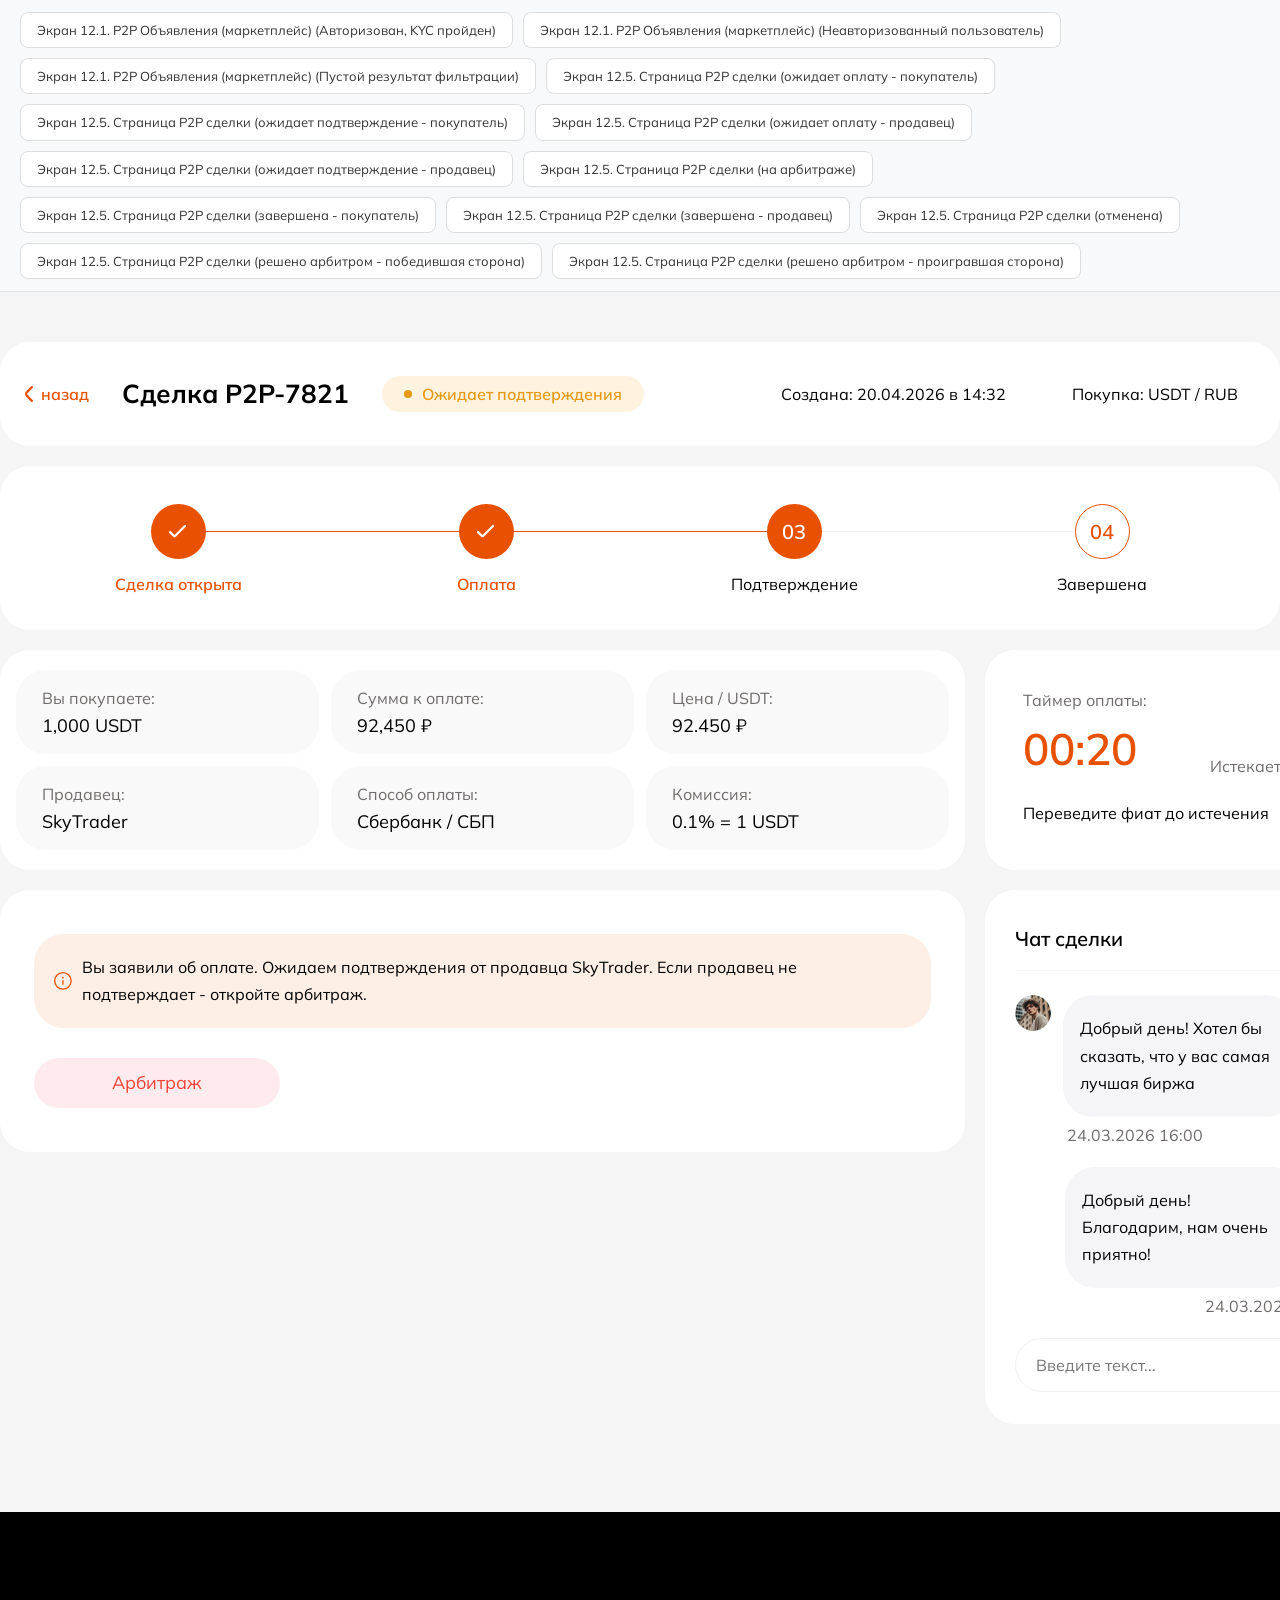
<file: page_p2p_deal_wait.html>
<!DOCTYPE html>
<html lang="ru">

<head>
    <meta charset="UTF-8">
    <meta name="viewport" content="width=device-width, initial-scale=1.0">
    <link rel="stylesheet" href="assets/css/style.css">
    <script defer src="script.js"></script>
    <title>12 Р2Р</title>
</head>

<body>

    <header class="demo-nav">
        <a href="index.html">Экран 12.1. P2P Объявления (маркетплейс) (Авторизован, KYC пройден)</a>
        <a href="unauthorized.html">Экран 12.1. P2P Объявления (маркетплейс) (Неавторизованный пользователь)</a>
        <a href="empty_result.html">Экран 12.1. P2P Объявления (маркетплейс) (Пустой результат фильтрации)</a>
        <a href="page_p2p_deal.html">Экран 12.5. Страница P2P сделки (ожидает оплату - покупатель)</a>
        <a href="page_p2p_deal_wait.html">Экран 12.5. Страница P2P сделки (ожидает подтверждение - покупатель)</a>
        <a href="page_p2p_deal_seller.html">Экран 12.5. Страница P2P сделки (ожидает оплату - продавец)</a>
        <a href="page_p2p_deal_confirm_seller.html">Экран 12.5. Страница P2P сделки (ожидает подтверждение - продавец)</a>
        <a href="page_p2p_deal_arbitration.html">Экран 12.5. Страница P2P сделки (на арбитраже)</a>
        <a href="page_p2p_deal_finish.html">Экран 12.5. Страница P2P сделки (завершена - покупатель)</a>
        <a href="page_p2p_deal_finish_seller.html">Экран 12.5. Страница P2P сделки (завершена - продавец)</a>
        <a href="page_p2p_deal_cancelled.html">Экран 12.5. Страница P2P сделки (отменена)</a>
        <a href="page_p2p_deal_arbitration_finish.html">Экран 12.5. Страница P2P сделки (решено арбитром - победившая сторона)</a>
        <a href="page_p2p_deal_arbitration_finish_loss.html">Экран 12.5. Страница P2P сделки (решено арбитром - проигравшая сторона)</a>
    </header>

    <section class="ads">
        <div class="container">
            <!-- Шапка -->
            <div class="p2p-deal-header">
                <a href="#" class="p2p-deal-back"><svg width="24" height="24" viewBox="0 0 24 24" fill="none"
                        xmlns="http://www.w3.org/2000/svg">
                        <path
                            d="M8.97849 9.57751L14.0976 4.3323C14.3065 4.11946 14.5892 4 14.8838 4C15.1785 4 15.4611 4.11946 15.6701 4.3323C15.7746 4.43854 15.8576 4.56492 15.9142 4.70418C15.9708 4.84343 16 4.9928 16 5.14365C16 5.29451 15.9708 5.44387 15.9142 5.58313C15.8576 5.72238 15.7746 5.84877 15.6701 5.955L10.5399 11.1888C10.4353 11.295 10.3524 11.4214 10.2957 11.5607C10.2391 11.6999 10.21 11.8493 10.21 12.0001C10.21 12.151 10.2391 12.3004 10.2957 12.4396C10.3524 12.5789 10.4353 12.7052 10.5399 12.8115L15.6701 18.0453C15.8801 18.2589 15.9987 18.5493 15.9997 18.8526C16.0008 19.1558 15.8842 19.4471 15.6757 19.6622C15.4672 19.8774 15.1837 19.9989 14.8878 20C14.5918 20.0011 14.3076 19.8816 14.0976 19.668L8.97849 14.4228C8.35193 13.78 8 12.9086 8 12.0001C8 11.0916 8.35193 10.2203 8.97849 9.57751Z"
                            fill="#E85002" />
                    </svg>
                    назад</a>
                <h1 class="p2p-deal-title">Сделка P2P-7821</h1>
                <span class="p2p-deal-status"><svg width="8" height="8" viewBox="0 0 8 8" fill="none"
                        xmlns="http://www.w3.org/2000/svg">
                        <circle cx="4" cy="4" r="4" fill="#E79913" />
                    </svg>
                    Ожидает подтверждения</span>
                <div class="p2p-deal-meta">
                    <span>Создана: 20.04.2026 в 14:32</span>
                    <span>Покупка: USDT / RUB</span>
                </div>
            </div>

            <!-- Степпер -->
            <div class="p2p-deal-stepper p2p-deal-stepper-confirm">
                <div class="p2p-step completed">
                    <div class="p2p-step-circle"><svg width="18" height="13" viewBox="0 0 18 13" fill="none"
                            xmlns="http://www.w3.org/2000/svg">
                            <path
                                d="M5.51493 12.33C5.03009 12.3302 4.56511 12.1375 4.22257 11.7944L0.315317 7.88857C-0.105106 7.46802 -0.105106 6.78629 0.315317 6.36574C0.735874 5.94531 1.4176 5.94531 1.83815 6.36574L5.51493 10.0425L15.2421 0.315317C15.6627 -0.105106 16.3444 -0.105106 16.765 0.315317C17.1854 0.735874 17.1854 1.4176 16.765 1.83815L6.80729 11.7944C6.46475 12.1375 5.99977 12.3302 5.51493 12.33Z"
                                fill="white" />
                        </svg></div>
                    <span class="p2p-step-label">Сделка открыта</span>
                </div>
                <div class="p2p-step completed">
                    <div class="p2p-step-circle"><svg width="18" height="13" viewBox="0 0 18 13" fill="none"
                            xmlns="http://www.w3.org/2000/svg">
                            <path
                                d="M5.51493 12.33C5.03009 12.3302 4.56511 12.1375 4.22257 11.7944L0.315317 7.88857C-0.105106 7.46802 -0.105106 6.78629 0.315317 6.36574C0.735874 5.94531 1.4176 5.94531 1.83815 6.36574L5.51493 10.0425L15.2421 0.315317C15.6627 -0.105106 16.3444 -0.105106 16.765 0.315317C17.1854 0.735874 17.1854 1.4176 16.765 1.83815L6.80729 11.7944C6.46475 12.1375 5.99977 12.3302 5.51493 12.33Z"
                                fill="white" />
                        </svg></div>
                    <span class="p2p-step-label">Оплата</span>
                </div>
                <div class="p2p-step active">
                    <div class="p2p-step-circle">03</div>
                    <span class="p2p-step-label">Подтверждение</span>
                </div>
                <div class="p2p-step">
                    <div class="p2p-step-circle">04</div>
                    <span class="p2p-step-label">Завершена</span>
                </div>
            </div>

            <!-- Основной контент -->
            <div class="p2p-deal-grid">
                <!-- Инфо карточки -->
                <div class="p2p-info-cards">
                    <div class="p2p-info-card">
                        <span class="label">Вы покупаете:</span>
                        <span class="value">1,000 USDT</span>
                    </div>
                    <div class="p2p-info-card">
                        <span class="label">Сумма к оплате:</span>
                        <span class="value">92,450 ₽</span>
                    </div>
                    <div class="p2p-info-card">
                        <span class="label">Цена / USDT:</span>
                        <span class="value">92.450 ₽</span>
                    </div>
                    <div class="p2p-info-card">
                        <span class="label">Продавец:</span>
                        <span class="value">SkyTrader</span>
                    </div>
                    <div class="p2p-info-card">
                        <span class="label">Способ оплаты:</span>
                        <span class="value">Сбербанк / СБП</span>
                    </div>
                    <div class="p2p-info-card">
                        <span class="label">Комиссия:</span>
                        <span class="value">0.1% = 1 USDT</span>
                    </div>
                </div>

                <!-- Таймер -->
                <div class="p2p-timer-card">
                    <div class="p2p-timer-label">Таймер оплаты:</div>
                    <div class="p2p-timer-row">
                        <div class="p2p-timer-countdown">00:20</div>
                        <div class="p2p-timer-expires">Истекает: <b>14:47</b></div>
                    </div>
                    <div class="p2p-timer-note">Переведите фиат до истечения</div>
                </div>

                <!-- Информационный блок -->
                <div class="p2p-info-block p2p-info-block-warning">
                    <div class="p2p-info-block-warn">
                        <svg width="22" height="22" viewBox="0 0 22 22" fill="none" xmlns="http://www.w3.org/2000/svg">
                            <path
                                d="M10.7969 20.8008C16.3197 20.8008 20.7969 16.3236 20.7969 10.8008C20.7969 5.27793 16.3197 0.800781 10.7969 0.800781C5.27403 0.800781 0.796875 5.27793 0.796875 10.8008C0.796875 16.3236 5.27403 20.8008 10.7969 20.8008Z"
                                stroke="#E85002" stroke-width="1.6" stroke-linecap="square" />
                            <path d="M10.7969 14.8008V10.8008" stroke="#E85002" stroke-width="1.6"
                                stroke-linecap="square" />
                            <path
                                d="M10.9219 7.05078H10.7969M11.0469 7.05078C11.0469 6.91271 10.935 6.80078 10.7969 6.80078C10.6588 6.80078 10.5469 6.91271 10.5469 7.05078C10.5469 7.18885 10.6588 7.30078 10.7969 7.30078C10.935 7.30078 11.0469 7.18885 11.0469 7.05078Z"
                                stroke="#E85002" stroke-width="1.6" stroke-linecap="round" />
                        </svg>
                        Вы заявили об оплате. Ожидаем подтверждения от продавца SkyTrader. Если продавец не подтверждает
                        - откройте арбитраж.
                    </div>
                    <button class="p2p-btn p2p-btn-danger p2p-btn-danger-warn">Арбитраж</button>
                </div>

                <!-- Чат -->
                <div class="p2p-chat-card">
                    <h3 class="p2p-chat-title">Чат сделки</h3>
                    <div class="p2p-chat-messages">
                        <div class="p2p-message opponent">
                            <img src="assets/img/Ellipse.png" class="p2p-msg-avatar" alt="">
                            <div class="p2p-message-wrapper">
                                <div class="p2p-msg-bubble">Добрый день! Хотел бы сказать, что у вас самая лучшая биржа
                                </div>
                                <span class="p2p-msg-time">24.03.2026 16:00</span>
                            </div>
                        </div>

                        <div class="p2p-message self">
                            <div class="p2p-message-wrapper">
                                <div class="p2p-msg-row">
                                    <div class="p2p-msg-bubble">Добрый день! Благодарим, нам очень приятно!</div>
                                    <button class="p2p-attach-btn">
                                        <svg width="18" height="18" viewBox="0 0 18 18" fill="none"
                                            xmlns="http://www.w3.org/2000/svg">
                                            <path
                                                d="M0 14.2388C0 12.1616 1.68394 10.4776 3.76119 10.4776H4.02985C6.1071 10.4776 7.79104 12.1616 7.79104 14.2388C7.79104 16.3161 6.1071 18 4.02985 18H3.76119C1.68394 18 0 16.3161 0 14.2388Z"
                                                fill="white" />
                                            <path
                                                d="M10.4776 3.76119C10.4776 1.68394 12.1616 0 14.2388 0C16.3161 0 18 1.68394 18 3.76119C18 5.83844 16.3161 7.52239 14.2388 7.52239C12.1616 7.52239 10.4776 5.83844 10.4776 3.76119Z"
                                                fill="white" />
                                            <path
                                                d="M0 3.76119C0 1.68394 1.68394 0 3.76119 0H4.02985C6.1071 0 7.79104 1.68394 7.79104 3.76119C7.79104 5.83844 6.1071 7.52239 4.02985 7.52239H3.76119C1.68394 7.52239 0 5.83844 0 3.76119Z"
                                                fill="white" />
                                            <path
                                                d="M10.4776 14.2388C10.4776 12.1616 12.1616 10.4776 14.2388 10.4776C16.3161 10.4776 18 12.1616 18 14.2388C18 16.3161 16.3161 18 14.2388 18C12.1616 18 10.4776 16.3161 10.4776 14.2388Z"
                                                fill="white" />
                                        </svg>
                                    </button>
                                </div>
                                <span class="p2p-msg-time">24.03.2026 16:02</span>
                            </div>
                        </div>
                    </div>
                    <div class="p2p-chat-input-wrapper">
                        <input type="text" class="p2p-chat-input" placeholder="Введите текст...">
                        <button class="p2p-send-btn">
                            <svg width="18" height="18" viewBox="0 0 18 18" fill="none"
                                xmlns="http://www.w3.org/2000/svg">
                                <g clip-path="url(#clip0_1378_12291)">
                                    <path
                                        d="M16.4349 6.54311L2.97166 0.209358C2.21116 -0.160392 1.31491 -0.0328923 0.685662 0.532608C0.0549119 1.10036 -0.164088 1.98236 0.126912 2.77886C0.139662 2.81111 3.43516 9.00086 3.43516 9.00086C3.43516 9.00086 0.200412 15.1891 0.189162 15.2206C-0.101088 16.0179 0.120162 16.8984 0.750912 17.4654C1.14166 17.8156 1.63516 17.9964 2.13166 17.9964C2.43841 17.9964 2.74591 17.9274 3.03241 17.7871L16.4364 11.4586C17.4002 11.0064 17.9987 10.0644 17.9979 9.00011C17.9979 7.93511 17.3972 6.99311 16.4349 6.54311ZM1.52191 2.22311C1.43041 1.91186 1.62541 1.70561 1.68916 1.64711C1.75591 1.58786 1.99966 1.40411 2.31766 1.56011C2.32141 1.56161 15.7982 7.90136 15.7982 7.90136C15.9774 7.98536 16.1267 8.10386 16.2414 8.24786H4.73416L1.52191 2.22311ZM15.7974 10.1011L2.38141 16.4356C2.06266 16.5924 1.81966 16.4094 1.75291 16.3486C1.68841 16.2916 1.49341 16.0839 1.58566 15.7719L4.73716 9.74786H16.2459C16.1312 9.89411 15.9789 10.0156 15.7974 10.1011Z"
                                        fill="white" />
                                </g>
                                <defs>
                                    <clipPath id="clip0_1378_12291">
                                        <rect width="18" height="18" fill="white" />
                                    </clipPath>
                                </defs>
                            </svg>
                        </button>
                    </div>
                </div>

            </div>
        </div>
    </section>


    <footer></footer>
</body>

</html>
</file>
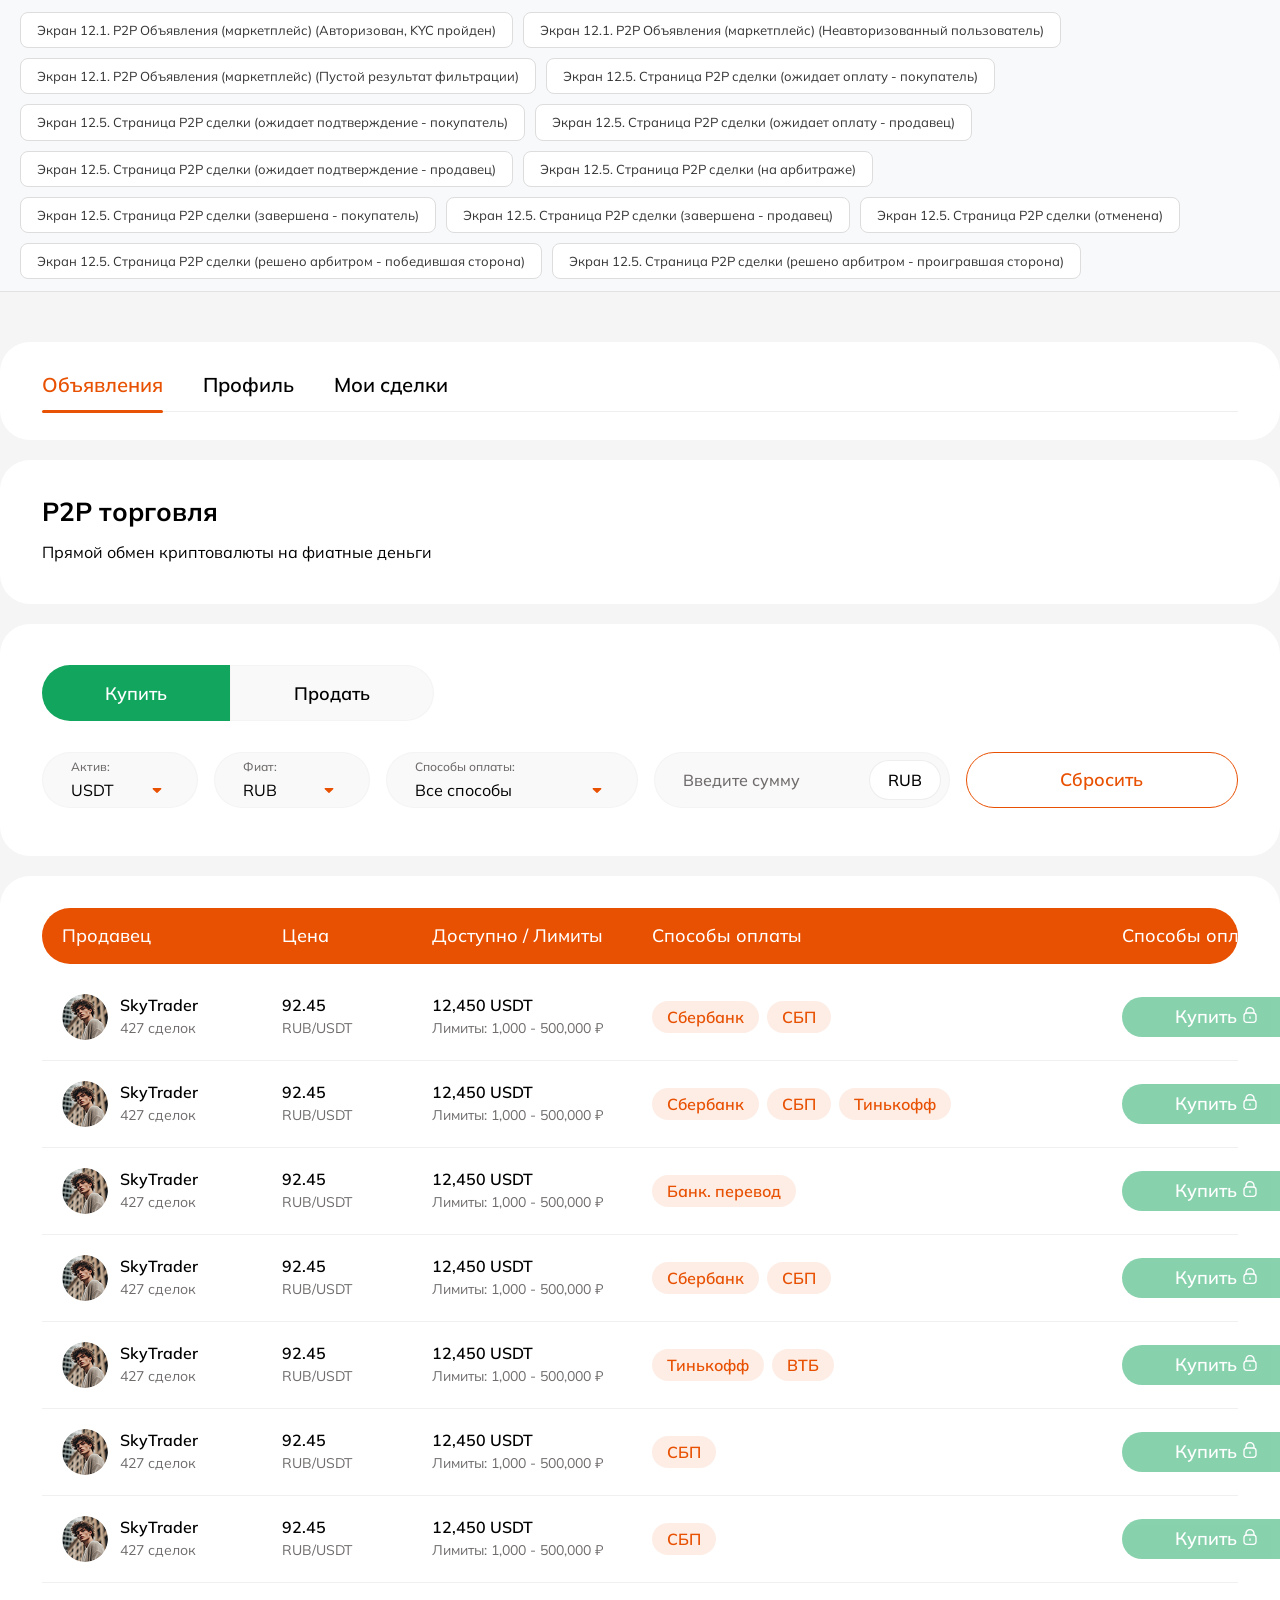
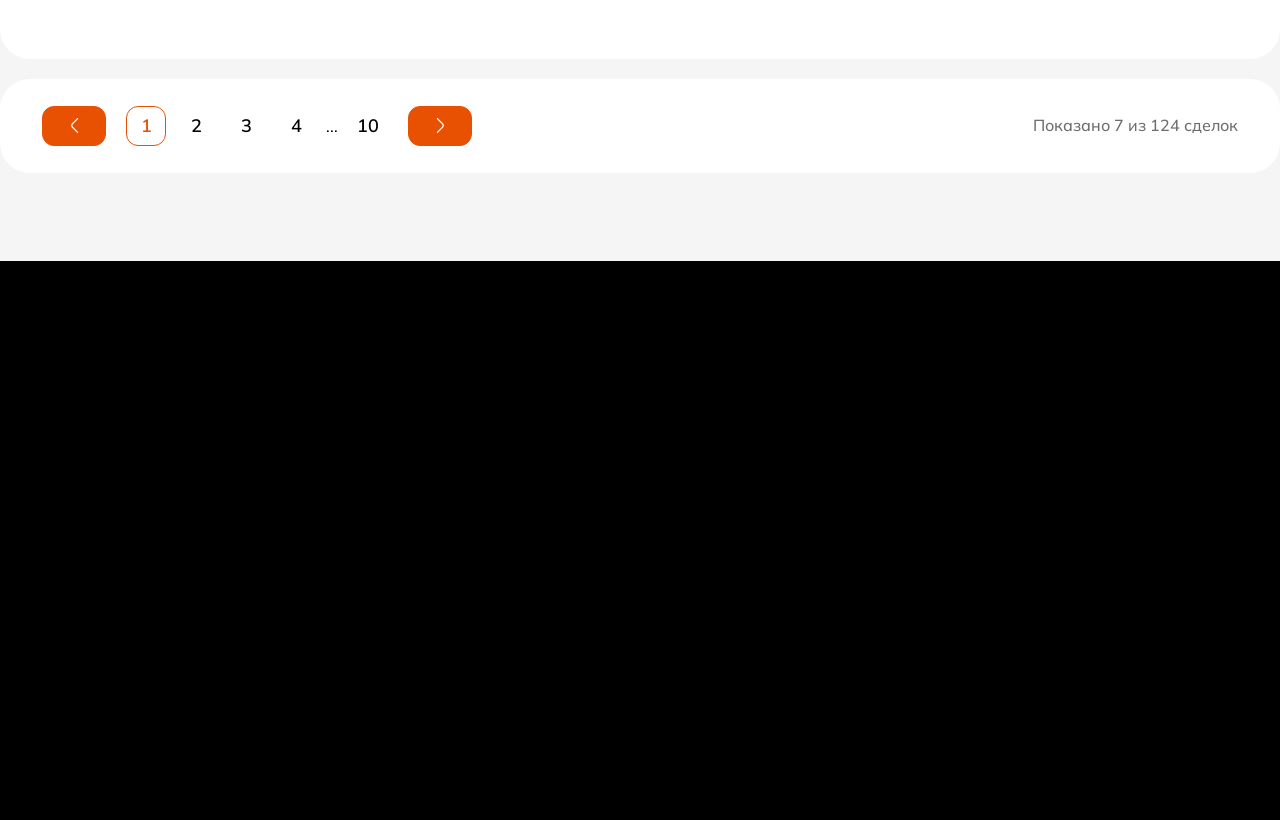
<file: unauthorized.html>
<!DOCTYPE html>
<html lang="en">

<head>
    <meta charset="UTF-8">
    <meta name="viewport" content="width=device-width, initial-scale=1.0">
    <link rel="stylesheet" href="assets/css/style.css">
    <script defer src="script.js"></script>
    <title>12 Р2Р</title>
</head>

<body>
    <header class="demo-nav">
        <a href="index.html">Экран 12.1. P2P Объявления (маркетплейс) (Авторизован, KYC пройден)</a>
        <a href="unauthorized.html">Экран 12.1. P2P Объявления (маркетплейс) (Неавторизованный пользователь)</a>
        <a href="empty_result.html">Экран 12.1. P2P Объявления (маркетплейс) (Пустой результат фильтрации)</a>
        <a href="page_p2p_deal.html">Экран 12.5. Страница P2P сделки (ожидает оплату - покупатель)</a>
        <a href="page_p2p_deal_wait.html">Экран 12.5. Страница P2P сделки (ожидает подтверждение - покупатель)</a>
        <a href="page_p2p_deal_seller.html">Экран 12.5. Страница P2P сделки (ожидает оплату - продавец)</a>
        <a href="page_p2p_deal_confirm_seller.html">Экран 12.5. Страница P2P сделки (ожидает подтверждение - продавец)</a>
        <a href="page_p2p_deal_arbitration.html">Экран 12.5. Страница P2P сделки (на арбитраже)</a>
        <a href="page_p2p_deal_finish.html">Экран 12.5. Страница P2P сделки (завершена - покупатель)</a>
        <a href="page_p2p_deal_finish_seller.html">Экран 12.5. Страница P2P сделки (завершена - продавец)</a>
        <a href="page_p2p_deal_cancelled.html">Экран 12.5. Страница P2P сделки (отменена)</a>
        <a href="page_p2p_deal_arbitration_finish.html">Экран 12.5. Страница P2P сделки (решено арбитром - победившая сторона)</a>
        <a href="page_p2p_deal_arbitration_finish_loss.html">Экран 12.5. Страница P2P сделки (решено арбитром - проигравшая сторона)</a>
    </header>

    <section class="ads">
        <div class="container">
            <div class="section-ads">
                <div class="section-ads-nav">
                    <a class="section-ads-nav--active" href="#" data-tab-trigger="ads">Объявления</a>
                    <a href="#" data-tab-trigger="profile">Профиль</a>
                    <a href="#" data-tab-trigger="deals">Мои сделки</a>

                    <div class="nav-slider"></div>
                </div>

                <div class="ads-tab-content active" data-tab="ads">
                    <div class="section-ads-create">
                        <div class="section-ads-create-text">
                            <p class="section-ads-create-title">P2P торговля</p>
                            <p>Прямой обмен криптовалюты на фиатные деньги</p>
                        </div>

                    </div>

                    <div class="section-ads-filters">
                        <div class="section-ads-filters-buttons">
                            <button class="btn buy-btn">Купить</button>
                            <button class="btn sell-btn">Продать</button>
                        </div>

                        <form action="">
                            <div class="ads-form-item">
                                <span>Актив: </span>
                                <select name="" id="">
                                    <option value="">USDT</option>
                                    <option value=""></option>
                                    <option value=""></option>
                                </select>
                            </div>
                            <div class="ads-form-item">
                                <span>Фиат: </span>
                                <select name="" id="">
                                    <option value="">RUB</option>
                                    <option value=""></option>
                                    <option value=""></option>
                                </select>
                            </div>
                            <div class="ads-form-item ads-form-payment">
                                <span>Способы оплаты: </span>
                                <select name="" id="">
                                    <option value="">Все способы</option>
                                    <option value=""></option>
                                    <option value=""></option>
                                </select>
                            </div>
                            <div class="ads-form-item-enter">
                                <input type="text" placeholder="Введите сумму">
                            </div>
                            <button class="btn">Cбросить</button>
                        </form>
                    </div>


                    <div class="section-ads-result">
                        <div class="ads-header">
                            <div class="ads-col seller">Продавец</div>
                            <div class="ads-col price">Цена</div>
                            <div class="ads-col available">Доступно / Лимиты</div>
                            <div class="ads-col payment">Способы оплаты</div>
                            <div class="ads-col action">Способы оплаты</div>
                        </div>

                        <div class="ads-row">
                            <div class="ads-col seller">
                                <div class="seller-info">
                                    <img src="assets/img/Ellipse.png" alt="SkyTrader" class="seller-avatar">
                                    <div class="seller-details">
                                        <div class="seller-name">SkyTrader</div>
                                        <div class="seller-deals">427 сделок</div>
                                    </div>
                                </div>
                            </div>
                            <div class="ads-col price">
                                <div class="price-value">92.45</div>
                                <div class="price-pair">RUB/USDT</div>
                            </div>
                            <div class="ads-col available">
                                <div class="available-amount">12,450 USDT</div>
                                <div class="available-limits">Лимиты: 1,000 - 500,000 ₽</div>
                            </div>
                            <div class="ads-col payment">
                                <div class="payment-methods">
                                    <span class="payment-tag">Сбербанк</span>
                                    <span class="payment-tag">СБП</span>
                                </div>
                            </div>
                            <div class="ads-col action">
                                <button class="btn btn-buy btn-unauth" data-open-kyc-modal>Купить
                                    <svg width="16" height="16" viewBox="0 0 16 16" fill="none"
                                        xmlns="http://www.w3.org/2000/svg">
                                        <path
                                            d="M12.6615 5.616V4.66667C12.6615 3.42899 12.1698 2.242 11.2946 1.36684C10.4195 0.491665 9.23247 0 7.99479 0C6.75711 0 5.57013 0.491665 4.69496 1.36684C3.81979 2.242 3.32813 3.42899 3.32813 4.66667V5.616C2.73437 5.87514 2.22899 6.30168 1.87379 6.84347C1.5186 7.38527 1.32898 8.01882 1.32812 8.66667V12.6667C1.32918 13.5504 1.68071 14.3976 2.3056 15.0225C2.9305 15.6474 3.77773 15.9989 4.66146 16H11.3281C12.2119 15.9989 13.0591 15.6474 13.684 15.0225C14.3089 14.3976 14.6604 13.5504 14.6615 12.6667V8.66667C14.6606 8.01882 14.471 7.38527 14.1158 6.84347C13.7606 6.30168 13.2552 5.87514 12.6615 5.616ZM4.66146 4.66667C4.66146 3.78261 5.01265 2.93477 5.63777 2.30964C6.26289 1.68452 7.11074 1.33333 7.99479 1.33333C8.87885 1.33333 9.72669 1.68452 10.3518 2.30964C10.9769 2.93477 11.3281 3.78261 11.3281 4.66667V5.33333H4.66146V4.66667ZM13.3281 12.6667C13.3281 13.1971 13.1174 13.7058 12.7423 14.0809C12.3673 14.456 11.8586 14.6667 11.3281 14.6667H4.66146C4.13103 14.6667 3.62232 14.456 3.24724 14.0809C2.87217 13.7058 2.66146 13.1971 2.66146 12.6667V8.66667C2.66146 8.13623 2.87217 7.62753 3.24724 7.25245C3.62232 6.87738 4.13103 6.66667 4.66146 6.66667H11.3281C11.8586 6.66667 12.3673 6.87738 12.7423 7.25245C13.1174 7.62753 13.3281 8.13623 13.3281 8.66667V12.6667Z"
                                            fill="white" />
                                        <path
                                            d="M7.99479 9.33203C7.81798 9.33203 7.64841 9.40227 7.52339 9.52729C7.39836 9.65232 7.32812 9.82189 7.32812 9.9987V11.332C7.32812 11.5088 7.39836 11.6784 7.52339 11.8034C7.64841 11.9285 7.81798 11.9987 7.99479 11.9987C8.1716 11.9987 8.34117 11.9285 8.4662 11.8034C8.59122 11.6784 8.66146 11.5088 8.66146 11.332V9.9987C8.66146 9.82189 8.59122 9.65232 8.4662 9.52729C8.34117 9.40227 8.1716 9.33203 7.99479 9.33203Z"
                                            fill="white" />
                                    </svg></button>
                            </div>
                        </div>

                        <div class="ads-row">
                            <div class="ads-col seller">
                                <div class="seller-info">
                                    <img src="assets/img/Ellipse.png" alt="SkyTrader" class="seller-avatar">
                                    <div class="seller-details">
                                        <div class="seller-name">SkyTrader</div>
                                        <div class="seller-deals">427 сделок</div>
                                    </div>
                                </div>
                            </div>
                            <div class="ads-col price">
                                <div class="price-value">92.45</div>
                                <div class="price-pair">RUB/USDT</div>
                            </div>
                            <div class="ads-col available">
                                <div class="available-amount">12,450 USDT</div>
                                <div class="available-limits">Лимиты: 1,000 - 500,000 ₽</div>
                            </div>
                            <div class="ads-col payment">
                                <div class="payment-methods">
                                    <span class="payment-tag">Сбербанк</span>
                                    <span class="payment-tag">СБП</span>
                                    <span class="payment-tag">Тинькофф</span>
                                </div>
                            </div>
                            <div class="ads-col action">
                                <button class="btn btn-buy btn-unauth">Купить
                                    <svg width="16" height="16" viewBox="0 0 16 16" fill="none"
                                        xmlns="http://www.w3.org/2000/svg">
                                        <path
                                            d="M12.6615 5.616V4.66667C12.6615 3.42899 12.1698 2.242 11.2946 1.36684C10.4195 0.491665 9.23247 0 7.99479 0C6.75711 0 5.57013 0.491665 4.69496 1.36684C3.81979 2.242 3.32813 3.42899 3.32813 4.66667V5.616C2.73437 5.87514 2.22899 6.30168 1.87379 6.84347C1.5186 7.38527 1.32898 8.01882 1.32812 8.66667V12.6667C1.32918 13.5504 1.68071 14.3976 2.3056 15.0225C2.9305 15.6474 3.77773 15.9989 4.66146 16H11.3281C12.2119 15.9989 13.0591 15.6474 13.684 15.0225C14.3089 14.3976 14.6604 13.5504 14.6615 12.6667V8.66667C14.6606 8.01882 14.471 7.38527 14.1158 6.84347C13.7606 6.30168 13.2552 5.87514 12.6615 5.616ZM4.66146 4.66667C4.66146 3.78261 5.01265 2.93477 5.63777 2.30964C6.26289 1.68452 7.11074 1.33333 7.99479 1.33333C8.87885 1.33333 9.72669 1.68452 10.3518 2.30964C10.9769 2.93477 11.3281 3.78261 11.3281 4.66667V5.33333H4.66146V4.66667ZM13.3281 12.6667C13.3281 13.1971 13.1174 13.7058 12.7423 14.0809C12.3673 14.456 11.8586 14.6667 11.3281 14.6667H4.66146C4.13103 14.6667 3.62232 14.456 3.24724 14.0809C2.87217 13.7058 2.66146 13.1971 2.66146 12.6667V8.66667C2.66146 8.13623 2.87217 7.62753 3.24724 7.25245C3.62232 6.87738 4.13103 6.66667 4.66146 6.66667H11.3281C11.8586 6.66667 12.3673 6.87738 12.7423 7.25245C13.1174 7.62753 13.3281 8.13623 13.3281 8.66667V12.6667Z"
                                            fill="white" />
                                        <path
                                            d="M7.99479 9.33203C7.81798 9.33203 7.64841 9.40227 7.52339 9.52729C7.39836 9.65232 7.32812 9.82189 7.32812 9.9987V11.332C7.32812 11.5088 7.39836 11.6784 7.52339 11.8034C7.64841 11.9285 7.81798 11.9987 7.99479 11.9987C8.1716 11.9987 8.34117 11.9285 8.4662 11.8034C8.59122 11.6784 8.66146 11.5088 8.66146 11.332V9.9987C8.66146 9.82189 8.59122 9.65232 8.4662 9.52729C8.34117 9.40227 8.1716 9.33203 7.99479 9.33203Z"
                                            fill="white" />
                                    </svg>
                                </button>
                            </div>
                        </div>

                        <div class="ads-row">
                            <div class="ads-col seller">
                                <div class="seller-info">
                                    <img src="assets/img/Ellipse.png" alt="SkyTrader" class="seller-avatar">
                                    <div class="seller-details">
                                        <div class="seller-name">SkyTrader</div>
                                        <div class="seller-deals">427 сделок</div>
                                    </div>
                                </div>
                            </div>
                            <div class="ads-col price">
                                <div class="price-value">92.45</div>
                                <div class="price-pair">RUB/USDT</div>
                            </div>
                            <div class="ads-col available">
                                <div class="available-amount">12,450 USDT</div>
                                <div class="available-limits">Лимиты: 1,000 - 500,000 ₽</div>
                            </div>
                            <div class="ads-col payment">
                                <div class="payment-methods">
                                    <span class="payment-tag">Банк. перевод</span>
                                </div>
                            </div>
                            <div class="ads-col action">
                                <button class="btn btn-buy btn-unauth">Купить
                                    <svg width="16" height="16" viewBox="0 0 16 16" fill="none"
                                        xmlns="http://www.w3.org/2000/svg">
                                        <path
                                            d="M12.6615 5.616V4.66667C12.6615 3.42899 12.1698 2.242 11.2946 1.36684C10.4195 0.491665 9.23247 0 7.99479 0C6.75711 0 5.57013 0.491665 4.69496 1.36684C3.81979 2.242 3.32813 3.42899 3.32813 4.66667V5.616C2.73437 5.87514 2.22899 6.30168 1.87379 6.84347C1.5186 7.38527 1.32898 8.01882 1.32812 8.66667V12.6667C1.32918 13.5504 1.68071 14.3976 2.3056 15.0225C2.9305 15.6474 3.77773 15.9989 4.66146 16H11.3281C12.2119 15.9989 13.0591 15.6474 13.684 15.0225C14.3089 14.3976 14.6604 13.5504 14.6615 12.6667V8.66667C14.6606 8.01882 14.471 7.38527 14.1158 6.84347C13.7606 6.30168 13.2552 5.87514 12.6615 5.616ZM4.66146 4.66667C4.66146 3.78261 5.01265 2.93477 5.63777 2.30964C6.26289 1.68452 7.11074 1.33333 7.99479 1.33333C8.87885 1.33333 9.72669 1.68452 10.3518 2.30964C10.9769 2.93477 11.3281 3.78261 11.3281 4.66667V5.33333H4.66146V4.66667ZM13.3281 12.6667C13.3281 13.1971 13.1174 13.7058 12.7423 14.0809C12.3673 14.456 11.8586 14.6667 11.3281 14.6667H4.66146C4.13103 14.6667 3.62232 14.456 3.24724 14.0809C2.87217 13.7058 2.66146 13.1971 2.66146 12.6667V8.66667C2.66146 8.13623 2.87217 7.62753 3.24724 7.25245C3.62232 6.87738 4.13103 6.66667 4.66146 6.66667H11.3281C11.8586 6.66667 12.3673 6.87738 12.7423 7.25245C13.1174 7.62753 13.3281 8.13623 13.3281 8.66667V12.6667Z"
                                            fill="white" />
                                        <path
                                            d="M7.99479 9.33203C7.81798 9.33203 7.64841 9.40227 7.52339 9.52729C7.39836 9.65232 7.32812 9.82189 7.32812 9.9987V11.332C7.32812 11.5088 7.39836 11.6784 7.52339 11.8034C7.64841 11.9285 7.81798 11.9987 7.99479 11.9987C8.1716 11.9987 8.34117 11.9285 8.4662 11.8034C8.59122 11.6784 8.66146 11.5088 8.66146 11.332V9.9987C8.66146 9.82189 8.59122 9.65232 8.4662 9.52729C8.34117 9.40227 8.1716 9.33203 7.99479 9.33203Z"
                                            fill="white" />
                                    </svg>
                                </button>
                            </div>
                        </div>

                        <div class="ads-row">
                            <div class="ads-col seller">
                                <div class="seller-info">
                                    <img src="assets/img/Ellipse.png" alt="SkyTrader" class="seller-avatar">
                                    <div class="seller-details">
                                        <div class="seller-name">SkyTrader</div>
                                        <div class="seller-deals">427 сделок</div>
                                    </div>
                                </div>
                            </div>
                            <div class="ads-col price">
                                <div class="price-value">92.45</div>
                                <div class="price-pair">RUB/USDT</div>
                            </div>
                            <div class="ads-col available">
                                <div class="available-amount">12,450 USDT</div>
                                <div class="available-limits">Лимиты: 1,000 - 500,000 ₽</div>
                            </div>
                            <div class="ads-col payment">
                                <div class="payment-methods">
                                    <span class="payment-tag">Сбербанк</span>
                                    <span class="payment-tag">СБП</span>
                                </div>
                            </div>
                            <div class="ads-col action">
                                <button class="btn btn-buy btn-unauth">Купить
                                    <svg width="16" height="16" viewBox="0 0 16 16" fill="none"
                                        xmlns="http://www.w3.org/2000/svg">
                                        <path
                                            d="M12.6615 5.616V4.66667C12.6615 3.42899 12.1698 2.242 11.2946 1.36684C10.4195 0.491665 9.23247 0 7.99479 0C6.75711 0 5.57013 0.491665 4.69496 1.36684C3.81979 2.242 3.32813 3.42899 3.32813 4.66667V5.616C2.73437 5.87514 2.22899 6.30168 1.87379 6.84347C1.5186 7.38527 1.32898 8.01882 1.32812 8.66667V12.6667C1.32918 13.5504 1.68071 14.3976 2.3056 15.0225C2.9305 15.6474 3.77773 15.9989 4.66146 16H11.3281C12.2119 15.9989 13.0591 15.6474 13.684 15.0225C14.3089 14.3976 14.6604 13.5504 14.6615 12.6667V8.66667C14.6606 8.01882 14.471 7.38527 14.1158 6.84347C13.7606 6.30168 13.2552 5.87514 12.6615 5.616ZM4.66146 4.66667C4.66146 3.78261 5.01265 2.93477 5.63777 2.30964C6.26289 1.68452 7.11074 1.33333 7.99479 1.33333C8.87885 1.33333 9.72669 1.68452 10.3518 2.30964C10.9769 2.93477 11.3281 3.78261 11.3281 4.66667V5.33333H4.66146V4.66667ZM13.3281 12.6667C13.3281 13.1971 13.1174 13.7058 12.7423 14.0809C12.3673 14.456 11.8586 14.6667 11.3281 14.6667H4.66146C4.13103 14.6667 3.62232 14.456 3.24724 14.0809C2.87217 13.7058 2.66146 13.1971 2.66146 12.6667V8.66667C2.66146 8.13623 2.87217 7.62753 3.24724 7.25245C3.62232 6.87738 4.13103 6.66667 4.66146 6.66667H11.3281C11.8586 6.66667 12.3673 6.87738 12.7423 7.25245C13.1174 7.62753 13.3281 8.13623 13.3281 8.66667V12.6667Z"
                                            fill="white" />
                                        <path
                                            d="M7.99479 9.33203C7.81798 9.33203 7.64841 9.40227 7.52339 9.52729C7.39836 9.65232 7.32812 9.82189 7.32812 9.9987V11.332C7.32812 11.5088 7.39836 11.6784 7.52339 11.8034C7.64841 11.9285 7.81798 11.9987 7.99479 11.9987C8.1716 11.9987 8.34117 11.9285 8.4662 11.8034C8.59122 11.6784 8.66146 11.5088 8.66146 11.332V9.9987C8.66146 9.82189 8.59122 9.65232 8.4662 9.52729C8.34117 9.40227 8.1716 9.33203 7.99479 9.33203Z"
                                            fill="white" />
                                    </svg>
                                </button>
                            </div>
                        </div>

                        <div class="ads-row">
                            <div class="ads-col seller">
                                <div class="seller-info">
                                    <img src="assets/img/Ellipse.png" alt="SkyTrader" class="seller-avatar">
                                    <div class="seller-details">
                                        <div class="seller-name">SkyTrader</div>
                                        <div class="seller-deals">427 сделок</div>
                                    </div>
                                </div>
                            </div>
                            <div class="ads-col price">
                                <div class="price-value">92.45</div>
                                <div class="price-pair">RUB/USDT</div>
                            </div>
                            <div class="ads-col available">
                                <div class="available-amount">12,450 USDT</div>
                                <div class="available-limits">Лимиты: 1,000 - 500,000 ₽</div>
                            </div>
                            <div class="ads-col payment">
                                <div class="payment-methods">
                                    <span class="payment-tag">Тинькофф</span>
                                    <span class="payment-tag">ВТБ</span>
                                </div>
                            </div>
                            <div class="ads-col action">
                                <button class="btn btn-buy btn-unauth">Купить
                                    <svg width="16" height="16" viewBox="0 0 16 16" fill="none"
                                        xmlns="http://www.w3.org/2000/svg">
                                        <path
                                            d="M12.6615 5.616V4.66667C12.6615 3.42899 12.1698 2.242 11.2946 1.36684C10.4195 0.491665 9.23247 0 7.99479 0C6.75711 0 5.57013 0.491665 4.69496 1.36684C3.81979 2.242 3.32813 3.42899 3.32813 4.66667V5.616C2.73437 5.87514 2.22899 6.30168 1.87379 6.84347C1.5186 7.38527 1.32898 8.01882 1.32812 8.66667V12.6667C1.32918 13.5504 1.68071 14.3976 2.3056 15.0225C2.9305 15.6474 3.77773 15.9989 4.66146 16H11.3281C12.2119 15.9989 13.0591 15.6474 13.684 15.0225C14.3089 14.3976 14.6604 13.5504 14.6615 12.6667V8.66667C14.6606 8.01882 14.471 7.38527 14.1158 6.84347C13.7606 6.30168 13.2552 5.87514 12.6615 5.616ZM4.66146 4.66667C4.66146 3.78261 5.01265 2.93477 5.63777 2.30964C6.26289 1.68452 7.11074 1.33333 7.99479 1.33333C8.87885 1.33333 9.72669 1.68452 10.3518 2.30964C10.9769 2.93477 11.3281 3.78261 11.3281 4.66667V5.33333H4.66146V4.66667ZM13.3281 12.6667C13.3281 13.1971 13.1174 13.7058 12.7423 14.0809C12.3673 14.456 11.8586 14.6667 11.3281 14.6667H4.66146C4.13103 14.6667 3.62232 14.456 3.24724 14.0809C2.87217 13.7058 2.66146 13.1971 2.66146 12.6667V8.66667C2.66146 8.13623 2.87217 7.62753 3.24724 7.25245C3.62232 6.87738 4.13103 6.66667 4.66146 6.66667H11.3281C11.8586 6.66667 12.3673 6.87738 12.7423 7.25245C13.1174 7.62753 13.3281 8.13623 13.3281 8.66667V12.6667Z"
                                            fill="white" />
                                        <path
                                            d="M7.99479 9.33203C7.81798 9.33203 7.64841 9.40227 7.52339 9.52729C7.39836 9.65232 7.32812 9.82189 7.32812 9.9987V11.332C7.32812 11.5088 7.39836 11.6784 7.52339 11.8034C7.64841 11.9285 7.81798 11.9987 7.99479 11.9987C8.1716 11.9987 8.34117 11.9285 8.4662 11.8034C8.59122 11.6784 8.66146 11.5088 8.66146 11.332V9.9987C8.66146 9.82189 8.59122 9.65232 8.4662 9.52729C8.34117 9.40227 8.1716 9.33203 7.99479 9.33203Z"
                                            fill="white" />
                                    </svg>
                                </button>
                            </div>
                        </div>

                        <div class="ads-row">
                            <div class="ads-col seller">
                                <div class="seller-info">
                                    <img src="assets/img/Ellipse.png" alt="SkyTrader" class="seller-avatar">
                                    <div class="seller-details">
                                        <div class="seller-name">SkyTrader</div>
                                        <div class="seller-deals">427 сделок</div>
                                    </div>
                                </div>
                            </div>
                            <div class="ads-col price">
                                <div class="price-value">92.45</div>
                                <div class="price-pair">RUB/USDT</div>
                            </div>
                            <div class="ads-col available">
                                <div class="available-amount">12,450 USDT</div>
                                <div class="available-limits">Лимиты: 1,000 - 500,000 ₽</div>
                            </div>
                            <div class="ads-col payment">
                                <div class="payment-methods">
                                    <span class="payment-tag">СБП</span>
                                </div>
                            </div>
                            <div class="ads-col action">
                                <button class="btn btn-buy btn-unauth">Купить
                                    <svg width="16" height="16" viewBox="0 0 16 16" fill="none"
                                        xmlns="http://www.w3.org/2000/svg">
                                        <path
                                            d="M12.6615 5.616V4.66667C12.6615 3.42899 12.1698 2.242 11.2946 1.36684C10.4195 0.491665 9.23247 0 7.99479 0C6.75711 0 5.57013 0.491665 4.69496 1.36684C3.81979 2.242 3.32813 3.42899 3.32813 4.66667V5.616C2.73437 5.87514 2.22899 6.30168 1.87379 6.84347C1.5186 7.38527 1.32898 8.01882 1.32812 8.66667V12.6667C1.32918 13.5504 1.68071 14.3976 2.3056 15.0225C2.9305 15.6474 3.77773 15.9989 4.66146 16H11.3281C12.2119 15.9989 13.0591 15.6474 13.684 15.0225C14.3089 14.3976 14.6604 13.5504 14.6615 12.6667V8.66667C14.6606 8.01882 14.471 7.38527 14.1158 6.84347C13.7606 6.30168 13.2552 5.87514 12.6615 5.616ZM4.66146 4.66667C4.66146 3.78261 5.01265 2.93477 5.63777 2.30964C6.26289 1.68452 7.11074 1.33333 7.99479 1.33333C8.87885 1.33333 9.72669 1.68452 10.3518 2.30964C10.9769 2.93477 11.3281 3.78261 11.3281 4.66667V5.33333H4.66146V4.66667ZM13.3281 12.6667C13.3281 13.1971 13.1174 13.7058 12.7423 14.0809C12.3673 14.456 11.8586 14.6667 11.3281 14.6667H4.66146C4.13103 14.6667 3.62232 14.456 3.24724 14.0809C2.87217 13.7058 2.66146 13.1971 2.66146 12.6667V8.66667C2.66146 8.13623 2.87217 7.62753 3.24724 7.25245C3.62232 6.87738 4.13103 6.66667 4.66146 6.66667H11.3281C11.8586 6.66667 12.3673 6.87738 12.7423 7.25245C13.1174 7.62753 13.3281 8.13623 13.3281 8.66667V12.6667Z"
                                            fill="white" />
                                        <path
                                            d="M7.99479 9.33203C7.81798 9.33203 7.64841 9.40227 7.52339 9.52729C7.39836 9.65232 7.32812 9.82189 7.32812 9.9987V11.332C7.32812 11.5088 7.39836 11.6784 7.52339 11.8034C7.64841 11.9285 7.81798 11.9987 7.99479 11.9987C8.1716 11.9987 8.34117 11.9285 8.4662 11.8034C8.59122 11.6784 8.66146 11.5088 8.66146 11.332V9.9987C8.66146 9.82189 8.59122 9.65232 8.4662 9.52729C8.34117 9.40227 8.1716 9.33203 7.99479 9.33203Z"
                                            fill="white" />
                                    </svg>
                                </button>
                            </div>
                        </div>

                        <div class="ads-row">
                            <div class="ads-col seller">
                                <div class="seller-info">
                                    <img src="assets/img/Ellipse.png" alt="SkyTrader" class="seller-avatar">
                                    <div class="seller-details">
                                        <div class="seller-name">SkyTrader</div>
                                        <div class="seller-deals">427 сделок</div>
                                    </div>
                                </div>
                            </div>
                            <div class="ads-col price">
                                <div class="price-value">92.45</div>
                                <div class="price-pair">RUB/USDT</div>
                            </div>
                            <div class="ads-col available">
                                <div class="available-amount">12,450 USDT</div>
                                <div class="available-limits">Лимиты: 1,000 - 500,000 ₽</div>
                            </div>
                            <div class="ads-col payment">
                                <div class="payment-methods">
                                    <span class="payment-tag">СБП</span>
                                </div>
                            </div>
                            <div class="ads-col action">
                                <button class="btn btn-buy btn-unauth">Купить
                                    <svg width="16" height="16" viewBox="0 0 16 16" fill="none"
                                        xmlns="http://www.w3.org/2000/svg">
                                        <path
                                            d="M12.6615 5.616V4.66667C12.6615 3.42899 12.1698 2.242 11.2946 1.36684C10.4195 0.491665 9.23247 0 7.99479 0C6.75711 0 5.57013 0.491665 4.69496 1.36684C3.81979 2.242 3.32813 3.42899 3.32813 4.66667V5.616C2.73437 5.87514 2.22899 6.30168 1.87379 6.84347C1.5186 7.38527 1.32898 8.01882 1.32812 8.66667V12.6667C1.32918 13.5504 1.68071 14.3976 2.3056 15.0225C2.9305 15.6474 3.77773 15.9989 4.66146 16H11.3281C12.2119 15.9989 13.0591 15.6474 13.684 15.0225C14.3089 14.3976 14.6604 13.5504 14.6615 12.6667V8.66667C14.6606 8.01882 14.471 7.38527 14.1158 6.84347C13.7606 6.30168 13.2552 5.87514 12.6615 5.616ZM4.66146 4.66667C4.66146 3.78261 5.01265 2.93477 5.63777 2.30964C6.26289 1.68452 7.11074 1.33333 7.99479 1.33333C8.87885 1.33333 9.72669 1.68452 10.3518 2.30964C10.9769 2.93477 11.3281 3.78261 11.3281 4.66667V5.33333H4.66146V4.66667ZM13.3281 12.6667C13.3281 13.1971 13.1174 13.7058 12.7423 14.0809C12.3673 14.456 11.8586 14.6667 11.3281 14.6667H4.66146C4.13103 14.6667 3.62232 14.456 3.24724 14.0809C2.87217 13.7058 2.66146 13.1971 2.66146 12.6667V8.66667C2.66146 8.13623 2.87217 7.62753 3.24724 7.25245C3.62232 6.87738 4.13103 6.66667 4.66146 6.66667H11.3281C11.8586 6.66667 12.3673 6.87738 12.7423 7.25245C13.1174 7.62753 13.3281 8.13623 13.3281 8.66667V12.6667Z"
                                            fill="white" />
                                        <path
                                            d="M7.99479 9.33203C7.81798 9.33203 7.64841 9.40227 7.52339 9.52729C7.39836 9.65232 7.32812 9.82189 7.32812 9.9987V11.332C7.32812 11.5088 7.39836 11.6784 7.52339 11.8034C7.64841 11.9285 7.81798 11.9987 7.99479 11.9987C8.1716 11.9987 8.34117 11.9285 8.4662 11.8034C8.59122 11.6784 8.66146 11.5088 8.66146 11.332V9.9987C8.66146 9.82189 8.59122 9.65232 8.4662 9.52729C8.34117 9.40227 8.1716 9.33203 7.99479 9.33203Z"
                                            fill="white" />
                                    </svg>
                                </button>
                            </div>
                        </div>
                    </div>

                    <div class="ads-pagination">
                        <button class="pagination-btn pagination-btn-arrow prev"><svg width="15" height="15"
                                viewBox="0 0 15 15" fill="none" xmlns="http://www.w3.org/2000/svg">
                                <g clip-path="url(#clip0_1378_10796)">
                                    <path
                                        d="M10.6214 14.9986C10.7036 14.9991 10.7852 14.9834 10.8613 14.9523C10.9375 14.9212 11.0067 14.8753 11.0651 14.8174C11.1237 14.7593 11.1702 14.6902 11.2019 14.614C11.2337 14.5378 11.25 14.4562 11.25 14.3736C11.25 14.2911 11.2337 14.2094 11.2019 14.1333C11.1702 14.0571 11.1237 13.988 11.0651 13.9299L5.95888 8.82365C5.60775 8.47209 5.41053 7.99553 5.41053 7.49865C5.41053 7.00177 5.60775 6.52521 5.95888 6.17365L11.0651 1.0674C11.1828 0.949711 11.2489 0.790089 11.2489 0.623651C11.2489 0.457212 11.1828 0.297591 11.0651 0.179901C10.9474 0.0622112 10.7878 -0.00390625 10.6214 -0.00390625C10.4549 -0.00390625 10.2953 0.0622112 10.1776 0.179901L5.07138 5.28615C4.78036 5.57644 4.54946 5.92128 4.39192 6.30094C4.23438 6.6806 4.15329 7.0876 4.15329 7.49865C4.15329 7.90969 4.23438 8.3167 4.39192 8.69636C4.54946 9.07602 4.78036 9.42086 5.07138 9.71115L10.1776 14.8174C10.236 14.8753 10.3053 14.9212 10.3814 14.9523C10.4576 14.9834 10.5391 14.9991 10.6214 14.9986Z"
                                        fill="white" />
                                </g>
                                <defs>
                                    <clipPath id="clip0_1378_10796">
                                        <rect width="15" height="15" fill="white" transform="matrix(-1 0 0 1 15 0)" />
                                    </clipPath>
                                </defs>
                            </svg></button>
                        <button class="pagination-btn active">1</button>
                        <button class="pagination-btn">2</button>
                        <button class="pagination-btn">3</button>
                        <button class="pagination-btn">4</button>
                        <span class="pagination-dots">...</span>
                        <button class="pagination-btn">10</button>
                        <button class="pagination-btn pagination-btn-arrow next"><svg width="15" height="15"
                                viewBox="0 0 15 15" fill="none" xmlns="http://www.w3.org/2000/svg">
                                <g clip-path="url(#clip0_1378_10799)">
                                    <path
                                        d="M4.37862 14.9986C4.29637 14.9991 4.21483 14.9834 4.13868 14.9523C4.06253 14.9212 3.99327 14.8753 3.93487 14.8174C3.87629 14.7593 3.8298 14.6902 3.79807 14.614C3.76634 14.5378 3.75 14.4562 3.75 14.3736C3.75 14.2911 3.76634 14.2094 3.79807 14.1333C3.8298 14.0571 3.87629 13.988 3.93487 13.9299L9.04112 8.82365C9.39225 8.47209 9.58947 7.99553 9.58947 7.49865C9.58947 7.00177 9.39225 6.52521 9.04112 6.17365L3.93487 1.0674C3.81718 0.949711 3.75107 0.790089 3.75107 0.623651C3.75107 0.457212 3.81718 0.297591 3.93487 0.179901C4.05256 0.0622112 4.21219 -0.00390625 4.37862 -0.00390625C4.54506 -0.00390625 4.70468 0.0622112 4.82237 0.179901L9.92862 5.28615C10.2196 5.57644 10.4505 5.92128 10.6081 6.30094C10.7656 6.6806 10.8467 7.0876 10.8467 7.49865C10.8467 7.90969 10.7656 8.3167 10.6081 8.69636C10.4505 9.07602 10.2196 9.42086 9.92862 9.71115L4.82237 14.8174C4.76397 14.8753 4.69471 14.9212 4.61857 14.9523C4.54242 14.9834 4.46088 14.9991 4.37862 14.9986Z"
                                        fill="white" />
                                </g>
                                <defs>
                                    <clipPath id="clip0_1378_10799">
                                        <rect width="15" height="15" fill="white" />
                                    </clipPath>
                                </defs>
                            </svg></button>
                        <div class="pagination-info">Показано 7 из 124 сделок</div>
                    </div>
                </div>
    </section>


    <footer></footer>

</body>

</html>
</file>
<file: assets/css/style.css>
* {
    margin: 0;
    padding: 0;
    list-style: none;
    text-decoration: none;
    box-sizing: border-box;
    scroll-behavior: smooth;
    font-family: 'regular';
}

@font-face {
    font-family: 'regular';
    font-weight: 400;
    src: url(../fonts/Mulish-Regular.ttf);
}

@font-face {
    font-family: 'semibold';
    font-weight: 600;
    src: url(../fonts/Mulish-SemiBold.ttf);
}

@font-face {
    font-family: 'bold';
    font-weight: 700;
    src: url(../fonts/Mulish-Bold.ttf);
}

@font-face {
    font-family: 'medium';
    font-weight: 500;
    src: url(../fonts/Mulish-Medium.ttf);
}

.container {
    max-width: 1380px;
    width: 100%;
    margin: 0 auto;
}

.demo-nav {
    background: #f8f9fa;
    padding: 12px 20px;
    display: flex;
    flex-wrap: wrap;
    gap: 10px;
    align-items: center;
    border-bottom: 1px solid #e2e2e2;
}

.demo-nav a {
    text-decoration: none;
    color: #333;
    font-size: 13px;
    font-weight: 500;
    padding: 8px 16px;
    background: #fff;
    border: 1px solid #ddd;
    border-radius: 8px;
    transition: all 0.2s ease;
    white-space: nowrap;
    line-height: 1.4;
}

.demo-nav a:hover {
    background: #e85002;
    color: #fff;
    border-color: #e85002;
    transform: translateY(-1px);
    box-shadow: 0 2px 6px rgba(232, 80, 2, 0.2);
}

.demo-nav a.active {
    background: #e85002;
    color: #fff;
    border-color: #e85002;
}

@media (max-width: 640px) {
    .demo-nav {
        padding: 10px 12px;
        gap: 8px;
    }

    .demo-nav a {
        font-size: 8px;
        padding: 6px 12px;
    }
}

.btn {
    font-family: 'semibold';
    cursor: pointer;
}

.ads {
    background-color: #F5F5F5;
    padding: 50px 0px 88px 0px;
}

.ads-tab-content {
    display: none;
}

.ads-tab-content.active {
    display: flex;
    flex-direction: column;
    gap: 20px;
}

.section-ads {
    display: flex;
    flex-direction: column;
    gap: 20px;
}

.section-ads-nav {
    height: 98px;
    border-radius: 30px;
    background-color: #fff;
    display: flex;
    padding: 30px 42px 0px 42px;
    gap: 40px;
    position: relative;
}

.section-ads-nav::after {
    content: "";
    position: absolute;
    bottom: 29%;
    left: 0;
    right: 0;
    height: 1px;
    background: #efefef;
    z-index: 1;
    margin: 0 42px;
}

.nav-slider {
    position: absolute;
    bottom: 28%;
    height: 3px;
    z-index: 2;
    transition: all 0.35s cubic-bezier(0.4, 0, 0.2, 1);
    border-radius: 30px;
    left: 0;
    width: 0;
    background: #e85002;
    opacity: 0.99;
}

.section-ads-nav a {
    font-family: 'semibold';
    font-size: 20px;
    line-height: 130%;
    color: #000;
    cursor: pointer;
    transition: color 0.3s ease;
    position: relative;
}

.section-ads-nav a.section-ads-nav--active {
    color: #e85002;
}

.section-ads-create {
    padding: 39px 42px;
    background-color: #fff;
    display: flex;
    justify-content: space-between;
    align-items: center;
    border-radius: 30px;
}

.section-ads-create-text {
    display: flex;
    flex-direction: column;
    gap: 14px;
}

.section-ads-create-text p {
    font-size: 16px;
    line-height: 164%;
    font-family: 'regular';
}

.section-ads-create-text .section-ads-create-title {
    font-size: 26px;
    line-height: 100%;
    font-family: 'bold';
}

.section-ads-create button {
    border: 1px solid #e85002;
    border-radius: 100px;
    padding: 22px 36px;
    background: #e85002;
    font-size: 18px;
    line-height: 100%;
    color: #fff;
    transition: all 0.2s;
}
.section-ads-create button:hover {
    background: #C94502;
    transform: translateY(-2px);
}

.section-ads-filters {
    padding: 41px 42px 48px 42px;
    background-color: #fff;
    border-radius: 30px;
    display: flex;
    flex-direction: column;
    gap: 31px;
}

.section-ads-filters-buttons {
    display: flex;
}

.section-ads-filters-buttons button {
    font-size: 18px;
    line-height: 140%;
    height: 56px;
    padding: 0 63px;
}

.section-ads-filters-buttons .buy-btn {
    border-radius: 50px 0 0 50px;
    background: #12a55e;
    color: #fff;
    border: none;
}

.section-ads-filters-buttons .sell-btn {
    border: 1px solid rgba(234, 234, 234, 0.4);
    border-radius: 0 50px 50px 0;
    background: #f9f9f9;
}

.section-ads-filters form {
    display: flex;
    gap: 16px;
}

.section-ads-filters form .ads-form-item {
    height: 56px;
    width: 174px;
    border: 1px solid rgba(234, 234, 234, 0.4);
    border-radius: 500px;
    background: #f9f9f9;
    padding: 6px 16px 0px 28px;
    display: flex;
    flex-direction: column;
    gap: 3px;
}

.section-ads-filters form .ads-form-item span {
    font-size: 12px;
    line-height: 140%;
    color: #6f6c6b;
    font-family: 'medium';
}

.section-ads-filters form .ads-form-payment {
    width: 286px;
}

.section-ads-filters form .ads-form-item select {
    font-size: 16px;
    line-height: 140%;
    color: #000;
    font-family: 'regular';
    background: none;
    border: none;
    appearance: none;
    -webkit-appearance: none;
    -moz-appearance: none;

    background-image: url("data:image/svg+xml,%3Csvg width='16' height='16' viewBox='0 0 16 16' fill='none' xmlns='http://www.w3.org/2000/svg'%3E%3Cpath d='M4.2759 6H11.7239C11.8557 6.00003 11.9846 6.03914 12.0942 6.1124C12.2038 6.18565 12.2892 6.28976 12.3397 6.41156C12.3901 6.53336 12.4033 6.66739 12.3776 6.79669C12.3519 6.92599 12.2884 7.04477 12.1952 7.138L8.47123 10.862C8.34621 10.987 8.17668 11.0572 7.9999 11.0572C7.82312 11.0572 7.65358 10.987 7.52857 10.862L3.80457 7.138C3.71136 7.04477 3.64789 6.92599 3.62218 6.79669C3.59647 6.66739 3.60967 6.53336 3.66011 6.41156C3.71056 6.28976 3.79599 6.18565 3.90559 6.1124C4.0152 6.03914 4.14407 6.00003 4.2759 6Z' fill='%23E85002'/%3E%3C/svg%3E");
    background-repeat: no-repeat;
    background-position: right 16px center;
    background-size: 16px 16px;
    padding-right: 40px;
    cursor: pointer;

    display: flex;
    align-items: center;
}

.ads-form-item-enter {
    border: 1px solid rgba(234, 234, 234, 0.4);
    border-radius: 500px;
    width: 326px;
    height: 56px;
    background: #f9f9f9;
    padding: 17px 80px 17px 28px;
    position: relative;
    display: flex;
    align-items: center;
}

.ads-form-item-enter input {
    font-size: 16px;
    line-height: 140%;
    color: #6f6c6b;
    font-family: 'medium';
    background: none;
    border: none;
    width: 100%;
    outline: none;
}

.ads-form-item-enter input::placeholder {
    color: #6f6c6b;
}

.ads-form-item-enter::after {
    content: "RUB";
    position: absolute;
    right: 8px;
    top: 50%;
    transform: translateY(-50%);
    font-size: 16px;
    line-height: 140%;
    color: #000;
    font-family: 'medium';
    pointer-events: none;
    background: #fff;
    border: 1px solid rgba(234, 234, 234, 0.8);
    border-radius: 500px;
    width: 70px;
    height: 38px;
    display: flex;
    align-items: center;
    justify-content: center;
}

.section-ads-filters form button {
    border: 1px solid #e85002;
    border-radius: 100px;
    padding: 0 36px;
    height: 56px;
    background: none;
    font-size: 18px;
    line-height: 100%;
    color: #e85002;
    max-width: 272px;
    width: 100%;
}

.ads-header {
    display: flex;
    background: #E85002;
    color: white;
    border-radius: 30px;
    padding: 15px 20px;
    margin-bottom: 10px;
    font-weight: 600;
}

@media (max-width: 968px) {
    .section-ads-nav {
        padding: 30px 24px 0;
        gap: 24px;
    }

    .section-ads-nav::after {
        margin: 0 24px;
    }

    .section-ads-create {
        padding: 24px;
        flex-direction: column;
        text-align: center;
        gap: 16px;
    }

    .section-ads-filters {
        padding: 24px;
    }

    .section-ads-filters form {
        flex-wrap: wrap;
    }

    .section-ads-filters form .ads-form-item,
    .ads-form-item-enter {
        width: calc(50% - 8px);
    }

    .section-ads-filters form .ads-form-payment {
        width: 100%;
    }

    .section-ads-filters form button {
        max-width: none;
    }

    .ads-header {
        display: none;
    }

    .ads-row {
        flex-wrap: wrap;
        gap: 12px;
        padding: 16px;
    }

    .ads-col {
        flex: 0 0 100% !important;
        text-align: left !important;
        padding: 0 !important;
    }

    .ads-col.action {
        margin-left: 0;
        text-align: left;
    }

    .btn-buy {
        width: 100%;
    }

    .ads-pagination {
        padding: 20px 24px;
        flex-wrap: wrap;
    }

    .pagination-info {
        margin-left: 0;
        width: 100%;
        text-align: center;
        margin-top: 10px;
    }
}

@media (max-width: 640px) {
    .section-ads-nav {
        height: auto;
        padding: 16px;
        flex-wrap: wrap;
    }

    .section-ads-nav a {
        font-size: 16px;
        padding: 8px 0;
    }

    .nav-slider {
        display: none;
    }

    .section-ads-create {
        padding: 16px;
    }

    .section-ads-create-title {
        font-size: 20px;
    }

    .section-ads-create button {
        width: 100%;
        padding: 16px;
    }

    .section-ads-filters {
        padding: 16px;
    }

    .section-ads-filters-buttons {
        width: 100%;
    }

    .section-ads-filters-buttons button {
        width: 50%;
        padding: 0;
        font-size: 16px;
    }

    .section-ads-filters form {
        flex-direction: column;
    }

    .section-ads-filters form .ads-form-item,
    .ads-form-item-enter {
        width: 100%;
    }

    .section-ads-result {
        padding: 16px;
    }

    .ads-row {
        padding: 12px;
    }

    .seller-avatar {
        width: 40px;
        height: 40px;
    }

    .ads-pagination {
        padding: 16px;
    }

    .pagination-btn {
        width: 36px;
        height: 36px;
        font-size: 14px;
    }

    .pagination-btn-arrow {
        width: 50px;
        height: 36px;
    }
}



.section-ads-result {
    background: #fff;
    padding: 32px 42px 76px 42px;
    border-radius: 30px;
}

.ads-row {
    display: flex;
    align-items: center;
    padding: 20px;
    border-bottom: 1px solid #f0f0f0;
    transition: background 0.2s;
}

.ads-row:hover {
    background: #fafafa;
}

.ads-col {
    font-family: 'medium';
    font-size: 18px;
    line-height: 140%;
    font-weight: 500;
}

.ads-col.seller {
    flex: 0 0 220px;
}

.ads-col.price {
    flex: 0 0 150px;
}

.ads-col.available {
    flex: 0 0 220px;
}

.ads-col.payment {
    flex: 0 0 450px;
}

.ads-col.action {
    flex: 0 0 auto;
    padding-left: 20px;
    text-align: right;
}

.seller-info {
    display: flex;
    align-items: center;
    gap: 12px;
}

.seller-avatar {
    width: 46px;
    height: 46px;
    border-radius: 50%;
    object-fit: cover;
}

.seller-name {
    font-size: 16px;
    line-height: 140%;
    margin-bottom: 2px;
    font-family: 'semibold';
}

.seller-deals {
    font-size: 14px;
    line-height: 150%;
    color: #6f6c6b;
}

.price-value {
    font-size: 16px;
    line-height: 140%;
    margin-bottom: 2px;
    font-family: 'semibold';
}

.price-pair {
    font-size: 14px;
    line-height: 150%;
    color: #6f6c6b;
}

.available-amount {
    font-size: 16px;
    line-height: 140%;
    margin-bottom: 2px;
    font-family: 'semibold';
}

.available-limits {
    font-size: 14px;
    line-height: 150%;
    color: #6f6c6b;
}

.payment-methods {
    display: flex;
    gap: 8px;
    flex-wrap: wrap;
}

.payment-tag {
    background: rgba(232, 80, 2, 0.1);
    color: #E85002;
    padding: 8px 15px;
    height: 32px;
    border-radius: 100px;
    font-size: 16px;
    line-height: 100%;
    font-family: 'semibold';
}

.btn-buy {
    background: #12a55e;
    border-radius: 50px;
    width: 188px;
    height: 40px;
    color: white;
    border: none;
    font-size: 18px;
    line-height: 140%;
    color: #fff;
    transition: background 0.2s;
    white-space: nowrap;
}

.btn-unauth {
    opacity: 0.5;
}

.btn-buy:hover {
    background: #219A52;
}

.ads-pagination {
    display: flex;
    align-items: center;
    gap: 10px;
    padding: 27px 42px;
    border-radius: 30px;
    background-color: #fff;
}

.pagination-btn {
    width: 40px;
    height: 40px;
    border: 1px solid #fff;
    border-radius: 12px;
    background: none;
    cursor: pointer;
    font-size: 18px;
    line-height: 100%;
    font-family: 'semibold';
    transition: all 0.2s;
}

.pagination-btn-arrow {
    background: #e85002;
    border: 1px solid #e85002;
    border-radius: 12px;
    display: flex;
    align-items: center;
    justify-content: center;
    width: 64px;
    height: 40px;
}

.ads-pagination .prev {
    margin-right: 10px;
}

.ads-pagination .next {
    margin-left: 10px;
}

.pagination-btn:hover {
    border: 1px solid #e85002;
    color: #E85002;
}

.pagination-btn.active {
    color: #E85002;
    border: 1px solid #e85002;
}

.pagination-dots {
    color: #000;
}

.pagination-info {
    margin-left: auto;
    font-size: 16px;
    line-height: 140%;
    color: #6f6c6b;
    font-family: 'medium';
}

@media (max-width: 968px) {
    .ads-row {
        flex-wrap: wrap;
        gap: 15px;
    }

    .ads-col {
        flex: 0 0 100% !important;
        text-align: left !important;
    }

    .ads-col.action {
        margin-left: 0;
        text-align: left;
    }

}

@media (max-width: 640px) {
    .ads-header {
        display: none;
    }

    .ads-row {
        flex-direction: column;
        align-items: flex-start;
    }
}



.my-ads-section {
    background: white;
    border-radius: 30px;
    padding: 40px 42px;
}

.my-ads-header {
    margin-bottom: 42px;
}

.my-ads-title {
    font-size: 26px;
    line-height: 100%;
    font-family: 'bold';
    margin-bottom: 36px;
}

.my-ads-controls {
    display: flex;
    justify-content: space-between;
    align-items: center;
    flex-wrap: wrap;
    gap: 16px;
}

.ads-tabs {
    display: flex;
    background: #f5f5f5;
    border-radius: 50px;
    overflow: hidden;
    width: fit-content;
}

.ads-tab {
    border: none;
    background: transparent;
    cursor: pointer;
    transition: all 0.3s ease;
    position: relative;
    width: 187px;
    height: 47px;
    font-size: 18px;
    line-height: 140%;
    font-family: 'semibold';
}

.ads-tab.active {
    background: #e64823;
    color: white;
}

.ads-tab:hover:not(.active) {
    color: #e64823;
}

.btn-create-ad {
    background: #E85002;
    color: white;
    border: none;
    border-radius: 100px;
    width: 250px;
    height: 47px;
    font-size: 18px;
    line-height: 100%;
    color: #fff;
    cursor: pointer;
    transition: background 0.2s;
}

.btn-create-ad:hover {
    background: #C94502;
}

.ads-table {
    width: 100%;
    border-collapse: collapse;
}

.ads-table-header {
    border-bottom: 1px solid #f0f0f0;
}

.ads-table-header th {
    text-align: left;
    padding: 0px 0px 19px 14px;
    font-size: 16px;
    line-height: 140%;
    color: #6f6c6b;
    font-family: 'medium';
    font-weight: 500;
}

.ads-table-row {
    border-bottom: 1px solid #f0f0f0;
    transition: background 0.2s;
}

.ads-table-row-enable {
    opacity: 0.5;
}

.ads-table-row:hover {
    background: #fafafa;
}

.ads-table-row td {
    padding: 20px 13px;
    vertical-align: middle;
}

.ad-type-pair {
    display: flex;
    flex-direction: column;
    gap: 8px;
}

.ad-pair-name {
    font-size: 16px;
    line-height: 140%;
    font-family: 'semibold';
}

.ad-type-tag {
    display: inline-block;
    background: #E8F5E9;
    border-radius: 50px;
    width: fit-content;
}

.ad-type-tag.sell {
    font-size: 13px;
    line-height: 140%;
    color: #12a55e;
    font-family: 'semibold';
    display: flex;
    align-items: center;
    justify-content: center;
    width: 92px;
    height: 19px;
}

.ad-type-tag.buy {
    background: #E3F2FD;
    color: #2196F3;
}

.ad-price {
    display: flex;
    flex-direction: column;
    gap: 4px;
}

.ad-price-value {
    font-family: 'semibold';
    font-size: 16px;
    line-height: 140%;
}

.ad-price-pair {
    font-size: 14px;
    line-height: 150%;
    color: #6f6c6b;
}

.ad-available {
    display: flex;
    flex-direction: column;
    gap: 4px;
}

.ad-available-amount {
    font-family: 'semibold';
    font-size: 16px;
    line-height: 140%;
}

.ad-limits {
    font-size: 14px;
    line-height: 150%;
    color: #6f6c6b;
}

.ad-payment-methods {
    display: flex;
    gap: 6px;
    flex-wrap: wrap;
}



.ad-timer {
    display: flex;
    flex-direction: column;
}

.ad-timer-payment {
    font-size: 16px;
    line-height: 150%;
}

.ad-timer-confirm {
    font-size: 16px;
    line-height: 150%;
}

.ad-status {
    display: flex;
    align-items: center;
    gap: 6px;
    font-size: 16px;
    line-height: 150%;
}

.status-dot {
    width: 8px;
    height: 8px;
    border-radius: 50%;
}

.status-dot.active {
    background: #27AE60;
}

.status-dot.inactive {
    background: #F6465D;
}

.status-text.active {
    color: #27AE60;
}

.status-text.inactive {
    color: #999;
}

.ad-actions {
    display: flex;
    gap: 8px;
    align-items: center;
}

.btn-action {
    padding: 8px 16px;
    border: 1px solid #E85002;
    background: white;
    color: #E85002;
    border-radius: 6px;
    font-size: 13px;
    font-weight: 500;
    cursor: pointer;
    transition: all 0.2s;
    white-space: nowrap;
}

.btn-action:hover {
    background: #FFF0E6;
}

.btn-action.edit {
    display: flex;
    align-items: center;
    gap: 4px;
    font-size: 16px;
    line-height: 100%;
    border: 1px solid #e85002;
    border-radius: 12px;
    height: 32px;
    padding: 0 8px;
    font-family: 'semibold';
}

.btn-action.pause {
    border: 1px solid #e85002;
    border-radius: 12px;
    padding: 6px 25px;
    height: 32px;
    font-size: 16px;
    line-height: 100%;
    color: #e85002;
    font-family: 'semibold';
}

.btn-action.pause:hover {
    background: #FFF3E0;
}

.btn-action.enable {
    border: 1px solid #e85002;
    border-radius: 12px;
    width: 118px;
    height: 32px;
    font-size: 16px;
    line-height: 100%;
    color: #e85002;
    font-family: 'semibold';
    padding: 0;
}

.btn-action.enable:hover {
    background: #E8F5E9;
}

.btn-action.delete {
    border: 1px solid #e85002;
    border-radius: 12px;
    width: 32px;
    height: 32px;
    padding: 0;
    padding-top: 2px;
}

.btn-action.delete:hover {
    background: #FFEBEE;
}

.btn-icon {
    width: 16px;
    height: 16px;
}

@media (max-width: 1024px) {
    .ads-table-header {
        display: none;
    }

    .ads-table-row {
        display: block;
        margin-bottom: 20px;
        border: 1px solid #f0f0f0;
        border-radius: 12px;
        padding: 16px;
    }

    .ads-table-row td {
        display: flex;
        justify-content: space-between;
        align-items: center;
        padding: 12px 0;
        border-bottom: 1px solid #f5f5f5;
    }

    .ads-table-row td:last-child {
        border-bottom: none;
    }

    .ads-table-row td::before {
        content: attr(data-label);
        font-weight: 600;
        color: #666;
        font-size: 13px;
        margin-right: 16px;
    }

    .ad-actions {
        flex-wrap: wrap;
    }

    .btn-action {
        flex: 1;
        min-width: 80px;
        justify-content: center;
    }
}

@media (max-width: 640px) {
    .my-ads-section {
        padding: 16px;
    }

    .my-ads-title {
        font-size: 20px;
    }

    .my-ads-controls {
        flex-direction: column;
        align-items: stretch;
    }

    .ads-tabs {
        width: 100%;
    }

    .ads-tab {
        flex: 1;
        text-align: center;
        padding: 10px 12px;
    }

    .btn-create-ad {
        width: 100%;
    }

    .ads-table-row td {
        flex-direction: column;
        align-items: flex-start;
        gap: 8px;
    }

    .ad-actions {
        width: 100%;
    }

    .btn-action {
        flex: 1;
    }
}



.profile-card {
    background: #fff;
    border-radius: 30px;
    padding: 40px 42px;
    margin-bottom: 20px;
}

.profile-card__title {
    font-size: 26px;
    line-height: 100%;
    font-family: 'bold';
    margin-bottom: 30px;
    padding-bottom: 20px;
    border-bottom: 1px solid #f3f3f3;

}

.profile-card__content {
    display: flex;
    align-items: center;
    gap: 32px;
    flex-wrap: wrap;
}

.profile-user {
    display: flex;
    align-items: center;
    gap: 16px;
}

.profile-avatar {
    width: 68px;
    height: 68px;
    border-radius: 50%;
    object-fit: cover;
}

.profile-user-info {
    display: flex;
    flex-direction: column;
    gap: 8px;
}

.profile-user-name {
    font-size: 20px;
    line-height: 140%;
    font-family: 'semibold';
}

.profile-kyc-badge {
    align-items: center;
    gap: 8px;
    background: #f5ffec;
    padding: 6px 12px;
    width: fit-content;
    border: 1px solid rgba(103, 180, 72, 0.3);
    border-radius: 100px;
    width: 204px;
    height: 27px;
    display: flex;
    justify-content: center;
    font-size: 14px;
    line-height: 100%;
    color: #67b448;
    font-family: 'semibold';
}

.profile-kyc-dot {
    width: 8px;
    height: 8px;
    background: #4CAF50;
    border-radius: 50%;
}

.profile-dates {
    display: flex;
    gap: 40px;
    flex-wrap: wrap;
    margin-left: auto;
    margin-right: auto;
}

.profile-date-item {
    display: flex;
    flex-direction: column;
    gap: 4px;
}

.profile-date-label {
    font-size: 16px;
    line-height: 150%;
    color: #6f6c6b;
}

.profile-date-value {
    font-size: 16px;
    line-height: 150%;
    color: #6f6c6b;
}

.profile-settings-btn {
    cursor: pointer;
    width: 250px;
    height: 54px;
    border: 1px solid #e85002;
    border-radius: 100px;
    background: #e85002;
    font-size: 18px;
    line-height: 100%;
    color: #fff;
    font-family: 'semibold';
}

.profile-settings-btn:hover {
    background: #C94502;
}

.profile-stats {
    background: #fff;
    border-radius: 30px;
    margin-bottom: 20px;
    padding: 40px 42px;
}

.profile-stats__title {
    font-size: 26px;
    line-height: 100%;
    font-family: 'bold';
    margin-bottom: 30px;
    padding-bottom: 20px;
    border-bottom: 1px solid #f3f3f3;
}

.profile-stats__grid {
    display: flex;
    justify-content: space-between;
    flex-wrap: wrap;
}

.profile-stat-item {
    display: flex;
    align-items: center;
    gap: 18px;
}

.profile-stat-item:not(:last-child) {
    border-right: 1px solid #f0f0f0;
    padding-right: 60px;
}

.profile-stat-icon {
    width: 68px;
    height: 68px;
    background: #f2d4c4;
    border-radius: 100%;
    display: flex;
    align-items: center;
    justify-content: center;
    flex-shrink: 0;
}


.profile-stat-content {
    display: flex;
    flex-direction: column;
    gap: 2px;
}

.profile-stat-title {
    font-size: 18px;
    line-height: 140%;
    font-family: 'semibold';
}

.profile-stat-desc {
    font-size: 16px;
    line-height: 150%;
    color: #6f6c6b;
}

@media (max-width: 968px) {
    .profile-card__content {
        flex-direction: column;
        align-items: flex-start;
    }

    .profile-dates {
        margin-left: 0;
        width: 100%;
        justify-content: space-between;
    }

    .profile-stats__grid {
        grid-template-columns: 1fr;
        gap: 24px;
    }

    .profile-stat-item:not(:last-child) {
        border-right: none;
        padding-right: 0;
        border-bottom: 1px solid #f0f0f0;
        padding-bottom: 24px;
    }
}

@media (max-width: 640px) {
    .profile-page {
        padding: 12px;
    }

    .profile-card {
        padding: 20px;
    }

    .profile-stats {
        padding: 20px;
    }

    .profile-card__title {
        font-size: 20px;
    }

    .profile-avatar {
        width: 48px;
        height: 48px;
    }

    .profile-user-name {
        font-size: 18px;
    }

    .profile-dates {
        flex-direction: column;
        gap: 16px;
    }

    .profile-settings-btn {
        width: 100%;
    }
}



.deals-section {
    background: white;
    border-radius: 30px;
    padding: 40px 42px;
}

.deals-header {
    margin-bottom: 24px;
    border-bottom: 1px solid #f3f3f3;
    margin-bottom: 24px;
    padding-bottom: 26px;
}

.deals-title {
    font-size: 26px;
    line-height: 100%;
    font-family: 'bold';
    margin-bottom: 14px;
}

.deals-subtitle {
    font-size: 16px;
    line-height: 164%;
}

.deals-filters {
    display: flex;
    gap: 16px;
    margin-bottom: 32px;
    flex-wrap: wrap;
    align-items: flex-end;
}

.filter-group {
    display: flex;
    flex-direction: column;
    gap: 8px;
    flex: 1;
    min-width: 180px;
}

.filter-label {
    font-weight: 500;
    font-size: 16px;
    line-height: 140%;
    color: #6f6c6b;
}

.filter-select,
.filter-date {
    padding: 12px 16px;
    border: 1px solid #f0f0f0;
    border-radius: 50px;
    font-size: 14px;
    background: white;
    cursor: pointer;
    transition: all 0.2s;
    height: 48px;
}

.filter-select:hover,
.filter-date:hover {
    border-color: #E85002;
}

.filter-select {
    appearance: none;
    background-image: url("data:image/svg+xml,%3Csvg width='16' height='16' viewBox='0 0 16 16' fill='none' xmlns='http://www.w3.org/2000/svg'%3E%3Cpath d='M4.2759 6H11.7239C11.8557 6.00003 11.9846 6.03914 12.0942 6.1124C12.2038 6.18565 12.2892 6.28976 12.3397 6.41156C12.3901 6.53336 12.4033 6.66739 12.3776 6.79669C12.3519 6.92599 12.2884 7.04477 12.1952 7.138L8.47123 10.862C8.34621 10.987 8.17668 11.0572 7.9999 11.0572C7.82312 11.0572 7.65358 10.987 7.52857 10.862L3.80457 7.138C3.71136 7.04477 3.64789 6.92599 3.62218 6.79669C3.59647 6.66739 3.60967 6.53336 3.66011 6.41156C3.71056 6.28976 3.79599 6.18565 3.90559 6.1124C4.0152 6.03914 4.14407 6.00003 4.2759 6Z' fill='%23E85002'/%3E%3C/svg%3E");
    background-repeat: no-repeat;
    background-position: right 16px center;
    padding-right: 40px;
}

.filter-date-wrapper {
    position: relative;
    display: flex;
    align-items: center;
}

.filter-date {
    width: 100%;
    padding-right: 48px;
    color: #000;
}

.filter-date::-webkit-calendar-picker-indicator {
    opacity: 0;
    position: absolute;
    right: 0;
    top: 0;
    width: 100%;
    height: 100%;
    cursor: pointer;
}

.date-icon {
    position: absolute;
    right: 16px;
    top: 50%;
    transform: translateY(-50%);
    pointer-events: none;
    color: #E85002;
}

.btn-reset {
    font-weight: 500;
    cursor: pointer;
    transition: all 0.2s;
    height: 48px;
    border: 1px solid #e85002;
    border-radius: 100px;
    width: 126px;
    font-size: 18px;
    line-height: 100%;
    color: #e85002;
    font-family: 'semibold';
    background: none;
}

.btn-reset:hover {
    background: #FFF0E6;
}

/* Таблица */
.deals-table-wrapper {
    overflow-x: auto;
}

.deals-table {
    width: 100%;
    border-collapse: collapse;
}

.deals-table-header {
    background: #E85002;
    color: white;
}

.deals-table-header th {
    padding: 14px 16px;
    text-align: left;
    white-space: nowrap;
    border: none;
    font-size: 18px;
    line-height: 140%;
    color: #fff;
    font-family: 'medium';
    font-weight: 500;
}

.deals-table-header th:first-child {
    border-radius: 30px 0 0 30px;
}

.deals-table-header th:last-child {
    border-radius: 0 30px 30px 0;
}

.deals-table-row {
    border-bottom: 1px solid #f0f0f0;
    transition: background 0.2s;
}

.deals-table-row:hover {
    background: #fafafa;
}

.deals-table-row td {
    padding: 20px 16px;
    vertical-align: middle;
}

.deals-table-row td[data-label="Статус"] {
    white-space: nowrap;
    width: 1%;
}

/* Номер сделки */
.deal-number {
    font-weight: 600;
    color: #000;
    font-size: 14px;
}

/* Дата */
.deal-date {
    display: flex;
    flex-direction: column;
    gap: 2px;
}

.deal-date-main {
    font-weight: 500;
    color: #000;
    font-size: 14px;
}

.deal-date-time {
    font-size: 13px;
    color: #999;
}

/* Тип */
.deal-type {
    font-size: 14px;
    font-weight: 500;
}

.deal-type.buy {
    color: #27AE60;
}

.deal-type.sell {
    color: #E91E63;
}

/* Актив / Пара */
.deal-pair {
    font-weight: 500;
    color: #000;
    font-size: 14px;
}

/* Сумма */
.deal-amount {
    display: flex;
    flex-direction: column;
    gap: 2px;
}

.deal-amount-main {
    font-weight: 600;
    color: #000;
    font-size: 14px;
}

.deal-amount-fiat {
    font-size: 13px;
    color: #999;
}

/* Контрагент */
.deal-counterparty {
    font-weight: 500;
    color: #000;
    font-size: 14px;
}

/* Статус */
.deal-status {
    display: inline-flex;
    align-items: center;
    gap: 6px;
    padding: 6px 12px;
    border-radius: 20px;
    font-size: 13px;
    font-weight: 500;
    white-space: nowrap;
    width: fit-content;
}

.status-dot {
    width: 6px;
    height: 6px;
    border-radius: 50%;
    flex-shrink: 0;
}

.deal-status.waiting {
    background: #FFF3E0;
    color: #FF9800;
}

.deal-status.waiting .status-dot {
    background: #FF9800;
}

.deal-status.completed {
    background: #E8F5E9;
    color: #27AE60;
}

.deal-status.completed .status-dot {
    background: #27AE60;
}

.deal-status.arbitration {
    background: #FFEBEE;
    color: #E91E63;
}

.deal-status.arbitration .status-dot {
    background: #E91E63;
}

.deal-status.cancelled {
    background: #f5f5f5;
    color: #999;
}

.deal-status.cancelled .status-dot {
    background: #999;
}

.btn-deal-arrow {
    background: white;
    display: flex;
    align-items: center;
    justify-content: center;
    cursor: pointer;
    transition: all 0.2s;
    border: 1px solid #e85002;
    border-radius: 12px;
    width: 60px;
    height: 36px;
}

.btn-deal-arrow:hover {
    background: #FFF0E6;
}

.btn-deal-arrow svg {
    width: 16px;
    height: 16px;
    color: #E85002;
}

.deals-pagination {
    display: flex;
    justify-content: space-between;
    align-items: center;
    margin-top: 20px;
    border-top: 1px solid #f0f0f0;
    background: #fff;
    padding: 27px 42px;
    border-radius: 30px;
}

.pagination-controls {
    display: flex;
    align-items: center;
    gap: 8px;
}

.pagination-btn.arrow {
    background: #E85002;
    color: white;
    border-color: #E85002;
    border: 1px solid #e85002;
    border-radius: 12px;
    width: 64px;
    height: 40px;
}

.pagination-btn.arrow-left {
    margin-right: 20px;
}

.pagination-btn.arrow-right {
    margin-left: 20px;
}

.pagination-btn.arrow:hover {
    background: #C94502;
}


@media (max-width: 1024px) {
    .deals-table-header {
        display: none;
    }

    .deals-table-row {
        display: block;
        margin-bottom: 16px;
        border: 1px solid #f0f0f0;
        border-radius: 12px;
        padding: 16px;
    }

    .deals-table-row td {
        display: flex;
        justify-content: space-between;
        align-items: center;
        padding: 12px 0;
        border-bottom: 1px solid #f5f5f5;
    }

    .deals-table-row td:last-child {
        border-bottom: none;
    }

    .deals-table-row td::before {
        content: attr(data-label);
        font-weight: 600;
        color: #666;
        font-size: 13px;
        margin-right: 16px;
    }

    .btn-deal-arrow {
        margin-left: auto;
    }
}

@media (max-width: 640px) {
    .deals-section {
        padding: 16px;
    }

    .deals-title {
        font-size: 20px;
    }

    .deals-filters {
        flex-direction: column;
    }

    .filter-group {
        width: 100%;
        min-width: 100%;
    }

    .btn-reset {
        width: 100%;
    }

    .deals-table-row td {
        flex-direction: column;
        align-items: flex-start;
        gap: 4px;
    }

    .deals-table-row td::before {
        margin-right: 0;
        margin-bottom: 4px;
    }

    .deals-pagination {
        flex-direction: column;
        gap: 16px;
    }

    .pagination-controls {
        flex-wrap: wrap;
        justify-content: center;
    }

    .pagination-info {
        text-align: center;
    }
}





:root {
    --primary: #E85002;
    --primary-hover: #C94502;
    --bg: #F5F5F7;
    --card-bg: #FFFFFF;
    --card-inner: #F8F8F8;
    --text: #000000;
    --text-secondary: #999999;
    --border-radius: 16px;
    --radius-sm: 8px;
    --shadow: 0 2px 12px rgba(0, 0, 0, 0.04);
    --success: #27AE60;
    --warning: #FF9800;
    --danger: #F44336;
}

.deal-header {
    display: flex;
    align-items: center;
    gap: 16px;
    margin-bottom: 24px;
    flex-wrap: wrap;
}

.btn-primary {
    background: var(--primary);
    color: white;
}

.btn-primary:hover {
    background: var(--primary-hover);
}

.section-ads-result-empty {
    display: flex;
    align-items: center;
    justify-content: center;
    height: 264px;
    padding: 0;
}

.section-ads-result-empty p {
    font-size: 26px;
    line-height: 100%;
    color: #000;
    font-family: 'bold';
}




footer {
    height: 559px;
    background-color: #000;
}


/* Модальное окно KYC */
.kyc-modal {
    display: none;
    position: fixed;
    top: 0;
    left: 0;
    width: 100%;
    height: 100%;
    z-index: 1000;
    align-items: center;
    justify-content: center;
}

.kyc-modal.active {
    display: flex;
}

.kyc-modal-overlay {
    position: absolute;
    top: 0;
    left: 0;
    width: 100%;
    height: 100%;
    background: rgba(0, 0, 0, 0.6);
    backdrop-filter: blur(4px);
}

.kyc-modal-content {
    position: relative;
    background: white;
    border-radius: 30px;
    max-width: 960px;
    width: 90%;
    text-align: center;
    z-index: 1001;
    animation: modalSlideIn 0.3s ease;
    padding: 60px 0px 85px 0px;
}

@keyframes modalSlideIn {
    from {
        opacity: 0;
        transform: translateY(-20px);
    }

    to {
        opacity: 1;
        transform: translateY(0);
    }
}

.kyc-modal-close {
    position: absolute;
    top: 16px;
    right: 16px;
    width: 32px;
    height: 32px;
    border: none;
    background: transparent;
    font-size: 28px;
    color: #999;
    cursor: pointer;
    transition: color 0.2s;
    display: flex;
    align-items: center;
    justify-content: center;
}

.kyc-modal-close:hover {
    color: #000;
}

.kyc-modal-icon {
    margin-bottom: 18px;
    display: flex;
    justify-content: center;
}

.kyc-modal-title {
    font-weight: 700;
    margin-bottom: 18px;
    font-size: 34px;
    line-height: 100%;
}

.kyc-modal-text {
    margin-bottom: 68px;
    font-size: 20px;
    line-height: 130%;
    text-align: center;
}

.kyc-modal-btn {
    background: #E85002;
    color: white;
    font-size: 18px;
    line-height: 100%;
    cursor: pointer;
    transition: all 0.2s;
    font-family: 'semibold';

    border: 1px solid #e85002;
    border-radius: 100px;
    padding: 0 36px;
    height: 54px;
}

.kyc-modal-btn:hover {
    background: #C94502;
    transform: translateY(-2px);
}

.kyc-modal-btn:active {
    transform: translateY(0);
}

@media (max-width: 640px) {
    .kyc-modal-content {
        padding: 32px 24px;
    }

    .kyc-modal-title {
        font-size: 20px;
    }

    .kyc-modal-text {
        font-size: 14px;
    }

    .kyc-modal-btn {
        width: 100%;
    }
}




/* ============================================
   МОДАЛЬНОЕ ОКНО СОЗДАНИЯ ОБЪЯВЛЕНИЯ
   ============================================ */
.create-ad-modal {
    display: none;
    position: fixed;
    top: 0;
    left: 0;
    width: 100%;
    height: 100%;
    z-index: 1000;
    align-items: center;
    justify-content: center;
    padding: 20px;
}

.create-ad-modal.active {
    display: flex;
}

.create-ad-modal-overlay {
    position: absolute;
    top: 0;
    left: 0;
    width: 100%;
    height: 100%;
    background: rgba(0, 0, 0, 0.6);
    backdrop-filter: blur(4px);
}

.create-ad-modal-content {
    position: relative;
    background: white;
    border-radius: 30px;
    padding: 80px 0;
    max-width: 960px;
    width: 100%;
    max-height: 90vh;
    overflow-y: auto;
    z-index: 1001;
    animation: modalSlideIn 0.3s ease;
}

@keyframes modalSlideIn {
    from {
        opacity: 0;
        transform: translateY(-20px) scale(0.95);
    }

    to {
        opacity: 1;
        transform: translateY(0) scale(1);
    }
}

.create-ad-modal-content::-webkit-scrollbar {
    width: 6px;
}

.create-ad-modal-content::-webkit-scrollbar-track {
    background: transparent;
}

.create-ad-modal-content::-webkit-scrollbar-thumb {
    background: #ddd;
    border-radius: 3px;
}

.create-ad-modal-close {
    position: absolute;
    top: 16px;
    right: 16px;
    width: 36px;
    height: 36px;
    border: none;
    background: none;
    border-radius: 500px;
    font-size: 24px;
    color: #999;
    cursor: pointer;
    transition: all 0.2s;
    display: flex;
    align-items: center;
    justify-content: center;
}

.create-ad-modal-close:hover {
    background: #e8e8e8;
    color: #000;
}

.create-ad-modal-header {
    text-align: center;
    margin-bottom: 41px;
}

.create-ad-modal-title {
    font-size: 34px;
    line-height: 100%;
    margin-bottom: 18px;
    font-family: 'bold';
}

.create-ad-modal-subtitle {
    font-size: 18px;
    line-height: 130%;
    text-align: center;
    font-family: 'semibold';
}

.create-ad-form {
    display: flex;
    flex-direction: column;
    gap: 16px;
    max-width: 624px;
    margin: 0 auto;
}

.form-block {
    background: #f8f8f8;
    border-radius: 30px;
    padding: 27px 26px;
}

.form-block-title {
    display: block;
    margin-bottom: 20px;
    font-family: 'semibold';
    text-align: center;
    font-size: 18px;
    line-height: 130%;
    color: #000;
}

.ad-type-toggle {
    display: flex;
    border-radius: 500px;
    gap: 16px;
}

.ad-type-btn {
    flex: 1;
    border: none;
    background: transparent;
    border-radius: 500px;
    font-size: 16px;
    line-height: 100%;
    color: #000;
    font-family: 'medium';
    background: #fff;
    cursor: pointer;
    transition: all 0.2s;
}

.ad-type-btn.active {
    width: 278px;
    height: 56px;
    background: #67b448;
    color: #fff;
    font-family: 'semibold';
}

.ad-type-btn:not(.active):hover {
    background: #f0f0f0;
}

.form-row {
    display: flex;
    gap: 12px;
}

.form-select-wrapper,
.form-input-wrapper {
    flex: 1;
}

.form-select-wrapper-with-label,
.input-wrapper-with-badge {
    position: relative;
}

.input-label-inside {
    position: absolute;
    left: 16px;
    top: 10px;
    font-size: 12px;
    color: #999;
    font-family: 'regular';
    pointer-events: none;
    transition: all 0.2s;
    background: white;
    padding: 0 4px;
}

.form-select-wrapper-with-label .form-select,
.input-wrapper-with-badge .form-input {
    padding: 24px 70px 8px 16px;
    width: 100%;
}

.form-select-wrapper-with-label .form-select:focus~.input-label-inside,
.form-select-wrapper-with-label .form-select:valid~.input-label-inside,
.input-wrapper-with-badge .form-input:focus~.input-label-inside,
.input-wrapper-with-badge .form-input:not(:placeholder-shown)~.input-label-inside {
    top: 4px;
    font-size: 10px;
    color: #E85002;
}

.form-select,
.form-input {
    border: none;
    border-radius: 500px;
    font-size: 16px;
    background: white;
    font-family: 'medium';
    outline: none;
    cursor: pointer;
}

.form-select {
    appearance: none;
    background-image: url("data:image/svg+xml,%3Csvg width='16' height='16' viewBox='0 0 16 16' fill='none' xmlns='http://www.w3.org/2000/svg'%3E%3Cpath d='M4.2759 6H11.7239C11.8557 6.00003 11.9846 6.03914 12.0942 6.1124C12.2038 6.18565 12.2892 6.28976 12.3397 6.41156C12.3901 6.53336 12.4033 6.66739 12.3776 6.79669C12.3519 6.92599 12.2884 7.04477 12.1952 7.138L8.47123 10.862C8.34621 10.987 8.17668 11.0572 7.9999 11.0572C7.82312 11.0572 7.65358 10.987 7.52857 10.862L3.80457 7.138C3.71136 7.04477 3.64789 6.92599 3.62218 6.79669C3.59647 6.66739 3.60967 6.53336 3.66011 6.41156C3.71056 6.28976 3.79599 6.18565 3.90559 6.1124C4.0152 6.03914 4.14407 6.00003 4.2759 6Z' fill='%23E85002'/%3E%3C/svg%3E");
    background-repeat: no-repeat;
    background-position: right 16px center;
    padding-right: 40px;
}

.form-select:hover {
    background-color: #fafafa;
}

.input-badge {
    position: absolute;
    right: 4px;
    top: 50%;
    transform: translateY(-50%);
    background: #f0f0f0;
    border-radius: 500px;
    padding: 8px 16px;
    font-size: 14px;
    color: #666;
    font-family: 'medium';
    pointer-events: none;
    z-index: 1;
}

.price-hint {
    font-size: 12px;
    color: #999;
    margin: 8px 0 16px 0;
    font-family: 'regular';
    margin-left: 29px;
}

.calculation-block {
    background: white;
    border-radius: 500px;
    padding: 14px 20px;
}

.calculation-label {
    display: block;
    font-size: 12px;
    color: #999;
    margin-bottom: 4px;
    font-family: 'regular';
}

.calculation-value {
    font-size: 14px;
    color: #000;
    font-family: 'medium';
}

.calculation-value.green {
    color: #67b448;
}

.balance-info-new {
    display: flex;
    align-items: center;
    gap: 8px;
    font-size: 13px;
    color: #999;
    margin: 12px 0 20px 0;
    font-family: 'regular';
    margin-left: 29px;
}

.balance-label {
    color: #999;
}

.balance-amount {
    color: #000;
    font-weight: 600;
    font-family: 'semibold';
}

.use-all-btn {
    background: none;
    border: none;
    color: #E85002;
    font-size: 13px;
    font-weight: 500;
    cursor: pointer;
    padding: 4px 12px;
    border-radius: 500px;
    transition: background 0.2s;
    font-family: 'medium';
}

.use-all-btn:hover {
    background: #FFF0E6;
}

.limits-row {
    display: flex;
    gap: 12px;
}

.limit-item {
    flex: 1;
}

/* Способы оплаты */
.payment-options {
    display: flex;
    flex-wrap: wrap;
    gap: 8px;
    justify-content: center;
    max-width: 392px;
    margin: 0 auto;
}

.payment-option {
    display: flex;
    align-items: center;
    gap: 8px;
    padding: 8px 16px;
    background: white;
    border-radius: 500px;
    cursor: pointer;
    transition: all 0.2s;
    border: 1px solid transparent;
}

.payment-option:hover {
    border-color: #e8e8e8;
}

.payment-option input[type="radio"] {
    display: none;
}

.payment-radio {
    width: 18px;
    height: 18px;
    border-radius: 50%;
    border: 2px solid #e85002;
    position: relative;
    transition: all 0.2s;
}

.payment-option input[type="radio"]:checked+.payment-radio {
    border-color: #E85002;
}

.payment-option input[type="radio"]:checked+.payment-radio::after {
    content: '';
    position: absolute;
    top: 50%;
    left: 50%;
    transform: translate(-50%, -50%);
    width: 8px;
    height: 8px;
    background: #E85002;
    border-radius: 50%;
}

.payment-option input[type="radio"]:checked~.payment-label {
    color: #E85002;
    font-weight: 600;
}

.payment-label {
    font-size: 16px;
    line-height: 140%;
    transition: color 0.2s;
}

.timer-hint {
    font-size: 12px;
    color: #999;
    margin: 4px 0 12px 4px;
}

.form-textarea {
    width: 100%;
    padding: 14px 16px;
    border: 1px solid #e8e8e8;
    border-radius: 30px;
    font-size: 14px;
    background: white;
    resize: vertical;
    min-height: 152px;
    font-family: 'regular';
    outline: none;
    transition: border-color 0.2s;
}

.form-textarea:hover,
.form-textarea:focus {
    border-color: #E85002;
}

.form-actions {
    display: flex;
    gap: 12px;
    justify-content: center;
    margin-top: 8px;
}

.btn-publish {
    background: #E85002;
    color: white;
    border: none;
    padding: 14px 32px;
    border-radius: 500px;
    font-size: 18px;
    line-height: 100%;
    cursor: pointer;
    transition: all 0.2s;
    font-family: 'semibold';
    max-width: 370px;
    width: 100%;
}

.btn-publish:hover {
    background: #C94502;
    transform: translateY(-2px);
}

.btn-cancel {
    background: white;
    color: #E85002;
    border: 1px solid #E85002;
    padding: 14px 32px;
    border-radius: 500px;
    font-size: 18px;
    line-height: 100%;
    cursor: pointer;
    transition: all 0.2s;
    font-family: 'semibold';
    max-width: 236px;
    width: 100%;
}

.btn-cancel:hover {
    background: #FFF0E6;
}

.mb-12 {
    margin-bottom: 12px;
}

.mt-12 {
    margin-top: 12px;
}

.mt-4 {
    margin-top: 4px;
}

.form-select-wrapper-with-label {
    position: relative;
    margin-bottom: 4px;
    width: 100%;
}

.form-select-wrapper-with-label .form-select {
    padding: 24px 40px 8px 16px;
    width: 100%;
    border: none;
    border-radius: 500px;
    font-size: 16px;
    background: white;
    font-family: 'medium';
    outline: none;
    cursor: pointer;
    appearance: none;
    background-image: url("data:image/svg+xml,%3Csvg width='16' height='16' viewBox='0 0 16 16' fill='none' xmlns='http://www.w3.org/2000/svg'%3E%3Cpath d='M4.2759 6H11.7239C11.8557 6.00003 11.9846 6.03914 12.0942 6.1124C12.2038 6.18565 12.2892 6.28976 12.3397 6.41156C12.3901 6.53336 12.4033 6.66739 12.3776 6.79669C12.3519 6.92599 12.2884 7.04477 12.1952 7.138L8.47123 10.862C8.34621 10.987 8.17668 11.0572 7.9999 11.0572C7.82312 11.0572 7.65358 10.987 7.52857 10.862L3.80457 7.138C3.71136 7.04477 3.64789 6.92599 3.62218 6.79669C3.59647 6.66739 3.60967 6.53336 3.66011 6.41156C3.71056 6.28976 3.79599 6.18565 3.90559 6.1124C4.0152 6.03914 4.14407 6.00003 4.2759 6Z' fill='%23E85002'/%3E%3C/svg%3E");
    background-repeat: no-repeat;
    background-position: right 16px center;
}

.form-select-wrapper-with-label .input-label-inside {
    position: absolute;
    left: 16px;
    top: 10px;
    font-size: 12px;
    color: #999;
    font-family: 'regular';
    pointer-events: none;
    transition: all 0.2s;
    background: white;
    padding: 0 4px;
}

.form-select-wrapper-with-label .form-select:focus~.input-label-inside,
.form-select-wrapper-with-label .form-select:valid~.input-label-inside {
    top: 4px;
    font-size: 10px;
    color: #E85002;
}

.timer-hint {
    font-size: 12px;
    color: #999;
    margin: 4px 0 16px 16px;
    font-family: 'regular';
}

/* Адаптивность */
@media (max-width: 640px) {
    .create-ad-modal-content {
        padding: 32px 20px 24px;
        border-radius: 20px;
    }

    .create-ad-modal-title {
        font-size: 20px;
    }

    .form-block {
        padding: 16px;
    }

    .form-row,
    .limits-row {
        flex-direction: column;
    }

    .form-actions {
        flex-direction: column;
    }

    .btn-publish,
    .btn-cancel {
        width: 100%;
    }

    .payment-options {
        flex-direction: column;
    }

    .payment-option {
        width: 100%;
    }

    .input-badge {
        padding: 6px 12px;
        font-size: 12px;
    }
}







/* Шапка сделки */
.p2p-deal-header {
    background: white;
    border-radius: 30px;
    padding: 34px 42px 34px 17px;
    margin-bottom: 20px;
    display: flex;
    align-items: center;
    gap: 33px;
    flex-wrap: wrap;
}

.p2p-deal-back {
    font-size: 16px;
    line-height: 150%;
    color: #e85002;
    font-family: 'semibold';
    display: flex;
    align-items: center;
}

.p2p-deal-title {
    font-size: 26px;
    line-height: 100%;
    font-family: 'bold';
}

.p2p-deal-status {
    background: #FFF3E0;
    color: #FF9800;
    padding: 0 22px;
    height: 36px;
    border-radius: 50px;
    font-size: 16px;
    line-height: 150%;
    color: #e79913;
    font-family: 'semibold';
    display: flex;
    align-items: center;
    justify-content: center;
    gap: 10px;
}

.p2p-deal-meta {
    margin-left: auto;
    display: flex;
    gap: 66px;
    font-size: 16px;
    line-height: 164%;
}

/* Степпер */
.p2p-deal-stepper {
    background: white;
    border-radius: 30px;
    padding: 38px 24px 33px 24px;
    margin-bottom: 20px;
    display: flex;
    justify-content: space-between;
    position: relative;
}

.p2p-deal-stepper::before {
    content: '';
    position: absolute;
    top: 65px;
    left: 37.5%;
    width: 50%;
    height: 1px;
    background: #F0F0F0;
    z-index: 1;
}

.p2p-deal-stepper::after {
    content: '';
    position: absolute;
    top: 65px;
    left: 12.5%;
    width: 25%;
    height: 1px;
    background: #E85002;
    z-index: 1;
}

.p2p-deal-stepper-confirm::after {
    width: 50%;
}

.p2p-step {
    display: flex;
    flex-direction: column;
    align-items: center;
    gap: 12px;
    position: relative;
    z-index: 2;
    flex: 1;
}

.p2p-step-circle {
    width: 55px;
    height: 55px;
    border-radius: 50%;
    display: flex;
    align-items: center;
    justify-content: center;
    background: #F0F0F0;
    font-size: 20px;
    line-height: 150%;
    color: #e85002;
    font-family: 'semibold';
    transition: all 0.3s ease;
}

.p2p-step.completed .p2p-step-circle {
    background: #E85002;
    color: white;
    border-color: #E85002;
}

.p2p-step.active .p2p-step-circle {
    background: #E85002;
    color: white;
    border-color: #E85002;
}

.p2p-step:not(.completed):not(.active) .p2p-step-circle {
    background: white;
    color: #E85002;
    border: 1px solid #E85002;
}

.p2p-step-label {
    font-size: 16px;
    line-height: 164%;
    text-align: center;
    transition: all 0.3s ease;
}

.p2p-step.completed .p2p-step-label {
    color: #e85002;
    font-family: 'semibold';
}

.p2p-deal-grid {
    display: grid;
    grid-template-columns: 1fr 390px;
    gap: 20px;
}

.p2p-info-cards {
    display: grid;
    grid-template-columns: repeat(3, 1fr);
    gap: 12px;
    grid-column: 1;
    padding: 20px 16px;
    background-color: #fff;
    border-radius: 30px;
}

.p2p-info-card {
    background: #f9f9f9;
    padding: 16px 26px;
    border-radius: 30px;
    width: 303px;
    height: 84px;
}

.p2p-info-card .label {
    display: block;
    font-size: 16px;
    line-height: 150%;
    color: #6f6c6b;
    margin-bottom: 4px;
}

.p2p-info-card .value {
    font-size: 18px;
    line-height: 130%;
}

/* Таймер */
.p2p-timer-card {
    background: white;
    border-radius: 30px;
    padding: 38px;
    grid-column: 2;
    grid-row: 1;
}

.p2p-timer-label {
    font-size: 16px;
    line-height: 150%;
    color: #6f6c6b;
    margin-bottom: 8px;
}

.p2p-timer-row {
    display: flex;
    justify-content: space-between;
    align-items: flex-end;
}

.p2p-timer-countdown {
    font-size: 44px;
    line-height: 130%;
    color: #e85002;
    font-family: 'semibold';
}

.p2p-timer-expires {
    font-size: 16px;
    line-height: 150%;
    color: #6f6c6b;
}

.p2p-timer-expires b {
    font-size: 18px;
    line-height: 130%;
    color: #000;
    font-family: 'semibold';
}

.p2p-timer-note {
    font-size: 16px;
    line-height: 164%;
    margin-top: 22px;
}

/* Информационный блок */
.p2p-info-block {
    background: white;
    border-radius: 30px;
    padding: 32px 34px;
    grid-column: 1;
    grid-row: 2;
    height: min-content;
}

.p2p-info-block-title {
    font-family: 'semibold';
    margin-bottom: 24px;
    font-size: 20px;
    line-height: 170%;
}

.p2p-info-block-content {
    margin-bottom: 20px;
}

.p2p-card-details {
    margin-bottom: 20px;
    background: #f9f9f9;
    padding: 26px;
    border-radius: 30px;
}

.p2p-card-details-title {
    margin-bottom: 16px;
    font-size: 18px;
    line-height: 130%;
    font-family: 'semibold';
}

.p2p-detail-row {
    margin-bottom: 20px;
}

.p2p-detail-row:last-child {
    margin-bottom: 0;
}

.p2p-detail-label {
    display: block;
    font-size: 16px;
    line-height: 150%;
    color: #6f6c6b;
    margin-bottom: 4px;
}

.p2p-detail-value {
    display: block;
    font-size: 18px;
    line-height: 130%;
    word-break: break-all;
}

.p2p-payment-row {
    display: grid;
    grid-template-columns: 1fr 1fr;
    gap: 20px;
}

.p2p-bank-block {
    background: #f9f9f9;
    border-radius: 30px;
    padding: 26px;
    display: flex;
    flex-direction: column;
    gap: 4px;
    height: 116px;
    justify-content: center;
}

.p2p-bank-label {
    font-size: 16px;
    line-height: 150%;
    color: #6f6c6b;
}

.p2p-bank-value {
    font-size: 18px;
    line-height: 130%;
}

.p2p-amount-block {
    background: #f9f9f9;
    border-radius: 30px;
    padding: 26px;
    display: flex;
    flex-direction: column;
    gap: 4px;
    height: 116px;
    justify-content: center;
}

.p2p-amount-label {
    font-size: 16px;
    line-height: 150%;
    color: #6f6c6b;
}

.p2p-amount-wrapper {
    display: flex;
    align-items: center;
    gap: 12px;
    justify-content: space-between;
}

.p2p-amount-value {
    font-size: 20px;
    line-height: 130%;
    font-family: 'semibold';
}

.p2p-copy-btn {
    background: #E85002;
    border: none;
    border: 1px solid #e85002;
    border-radius: 100px;
    width: 144px;
    height: 38px;
    cursor: pointer;
    transition: background 0.2s;
    white-space: nowrap;
    font-size: 18px;
    line-height: 100%;
    color: #fff;
    font-family: 'semibold';

}

.p2p-copy-btn:hover {
    background: #C94502;
}


.p2p-warning {
    background: #FDEEE6;
    padding: 21px 48px;
    height: 94px;
    border-radius: 30px;
    font-size: 16px;
    line-height: 170%;
}

/* Чат */
.p2p-chat-card {
    background: white;
    border-radius: 30px;
    padding: 32px 30px;
    grid-column: 2;
    grid-row: 2;
    display: flex;
    flex-direction: column;
    min-height: 500px;
    max-height: 576px;
}

.p2p-chat-title {
    font-size: 20px;
    line-height: 170%;
    font-family: 'semibold';
    margin-bottom: 24px;
    padding-bottom: 14px;
    border-bottom: 1px solid #f5f5f5;
}

.p2p-chat-messages {
    flex: 1;
    overflow-y: auto;
    display: flex;
    flex-direction: column;
    gap: 20px;
    margin-bottom: 20px;
}

.p2p-message {
    display: flex;
    gap: 12px;
    max-width: 85%;
}

.p2p-message.opponent {
    align-self: flex-start;
}

.p2p-message.self {
    align-self: flex-end;
    flex-direction: row-reverse;
}

.p2p-msg-avatar {
    width: 36px;
    height: 36px;
    border-radius: 50%;
    object-fit: cover;
    flex-shrink: 0;
}

.p2p-message-wrapper {
    display: flex;
    flex-direction: column;
    gap: 6px;
}

.p2p-msg-row {
    display: flex;
    align-items: flex-start;
    gap: 8px;
}

.p2p-msg-bubble {
    background: #F5F5F7;
    padding: 20px 17px;
    border-radius: 30px;
    font-size: 16px;
    line-height: 170%;
    flex: 1;
}

.p2p-attach-btn {
    background: #E85002;
    border: none;
    width: 36px;
    height: 36px;
    border-radius: 50%;
    cursor: pointer;
    display: flex;
    align-items: center;
    justify-content: center;
    transition: all 0.2s;
    flex-shrink: 0;
    margin-top: 4px;
}

.p2p-attach-btn:hover {
    background: #C94502;
    transform: scale(1.1);
}

.p2p-msg-time {
    font-size: 16px;
    line-height: 150%;
    color: #6f6c6b;
    padding: 0 4px;
}

.p2p-message.opponent .p2p-msg-time {
    text-align: left;
}

.p2p-message.self .p2p-msg-time {
    text-align: right;
}

.p2p-chat-input-wrapper {
    position: relative;
    display: flex;
    align-items: center;
}

.p2p-chat-input {
    width: 100%;
    padding: 14px 64px 14px 20px;
    outline: none;
    transition: all 0.2s;
    font-family: inherit;
    border: 1px solid #efefef;
    border-radius: 30px;
    height: 54px;
    font-size: 16px;
    line-height: 150%;
    color: #6f6c6b;

}

.p2p-chat-input:focus {
    border-color: #E85002;
}

.p2p-send-btn {
    position: absolute;
    right: 8px;
    top: 50%;
    transform: translateY(-50%);
    background: #E85002;
    border: none;
    width: 40px;
    height: 40px;
    border-radius: 50%;
    cursor: pointer;
    display: flex;
    align-items: center;
    justify-content: center;
    transition: all 0.2s;
    flex-shrink: 0;
}

.p2p-send-btn:hover {
    background: #C94502;
    transform: translateY(-50%) scale(1.05);
}

.p2p-chat-messages::-webkit-scrollbar {
    width: 6px;
}

.p2p-chat-messages::-webkit-scrollbar-track {
    background: transparent;
}

.p2p-chat-messages::-webkit-scrollbar-thumb {
    background: #ddd;
    border-radius: 3px;
}

/* Кнопки действий */
.p2p-deal-actions {
    grid-column: 1 / -1;
    display: flex;
    gap: 16px;
    margin-top: 8px;
    border-radius: 30px;
    max-width: 970px;
    height: 92px;
    background: #fff;
    align-items: center;
    width: 100%;
    padding: 0 34px;
}

.p2p-btn {
    padding: 16px 32px;
    border-radius: 100px;
    font-size: 18px;
    line-height: 100%;
    font-family: 'semibold';
    cursor: pointer;
    transition: all 0.2s;
    border: none;
    font-family: inherit;
    height: 50px;
}

.p2p-btn-primary {
    background: #E85002;
    color: #fff;
    flex: 1;
    max-width: 376px;
}

.p2p-btn-primary:hover {
    background: #C94502;
}

.p2p-btn-secondary {
    background: white;
    color: #E85002;
    border: 1px solid #E85002;
    flex: 1;
    max-width: 248px;
}

.p2p-btn-secondary:hover {
    background: #FFF0E6;
}

.p2p-btn-danger {
    background: #FFEBEE;
    color: #F44336;
    flex: 1;
    max-width: 246px;
}

.p2p-btn-danger:hover {
    background: #FFCDD2;
}

@media (max-width: 968px) {
    .p2p-deal-grid {
        grid-template-columns: 1fr;
    }

    .p2p-info-cards {
        grid-template-columns: repeat(2, 1fr);
    }

    .p2p-info-card {
        width: auto;
        height: auto;
    }

    .p2p-timer-card,
    .p2p-chat-card {
        grid-column: 1;
    }

    .p2p-deal-meta {
        margin-left: 0;
        width: 100%;
        justify-content: space-between;
    }
}

@media (max-width: 640px) {
    .p2p-deal-header {
        flex-direction: column;
        align-items: flex-start;
        gap: 16px;
        padding: 20px;
    }

    .p2p-deal-back {
        font-size: 14px;
    }

    .p2p-deal-title {
        font-size: 20px;
    }

    .p2p-deal-status {
        width: auto;
        padding: 8px 16px;
    }

    .p2p-deal-meta {
        flex-direction: column;
        gap: 8px;
        font-size: 14px;
    }

    /* Степпер */
    .p2p-deal-stepper {
        padding: 24px 16px;
    }

    .p2p-step-circle {
        width: 44px;
        height: 44px;
        font-size: 16px;
    }

    .p2p-step-label {
        font-size: 12px;
    }

    .p2p-deal-stepper::before {
        left: 37.5%;
        width: 50%;
        top: 50px;
    }

    .p2p-deal-stepper::after {
        left: 12.5%;
        width: 25%;
        top: 50px;
    }

    /* Инфо карточки */
    .p2p-info-cards {
        grid-template-columns: 1fr;
        padding: 16px;
    }

    .p2p-info-card {
        width: auto;
        padding: 16px;
    }

    /* Таймер */
    .p2p-timer-card {
        padding: 24px 20px;
    }

    .p2p-timer-countdown {
        font-size: 32px;
    }

    /* Информационный блок */
    .p2p-info-block {
        padding: 24px 20px;
    }

    .p2p-card-details {
        padding: 20px;
    }

    .p2p-payment-row {
        grid-template-columns: 1fr;
    }

    .p2p-bank-block,
    .p2p-amount-block {
        height: auto;
        padding: 20px;
    }

    .p2p-amount-wrapper {
        flex-direction: column;
        align-items: flex-start;
        gap: 12px;
    }

    .p2p-copy-btn {
        width: 100%;
    }

    .p2p-warning {
        padding: 16px 20px;
        height: auto;
    }

    /* Чат */
    .p2p-chat-card {
        padding: 24px 20px;
        min-height: 400px;
    }

    .p2p-chat-title {
        font-size: 18px;
        margin-bottom: 20px;
    }

    .p2p-chat-messages {
        gap: 16px;
        margin-bottom: 16px;
    }

    .p2p-message {
        max-width: 95%;
    }

    .p2p-msg-avatar {
        width: 32px;
        height: 32px;
    }

    .p2p-msg-bubble {
        padding: 14px;
        font-size: 14px;
        border-radius: 20px;
    }

    .p2p-attach-btn {
        width: 32px;
        height: 32px;
    }

    .p2p-msg-time {
        font-size: 12px;
    }

    .p2p-chat-input-wrapper {
        position: relative;
    }

    .p2p-chat-input {
        padding: 12px 56px 12px 16px;
        height: 48px;
        font-size: 14px;
    }

    .p2p-send-btn {
        position: absolute;
        right: 6px;
        width: 36px;
        height: 36px;
        transform: translateY(-50%);
    }

    .p2p-send-btn:hover {
        transform: translateY(-50%) scale(1.05);
    }

    /* Кнопки действий */
    .p2p-deal-actions {
        flex-direction: column;
        height: auto;
        padding: 20px;
        gap: 12px;
    }

    .p2p-btn {
        width: 100%;
        max-width: 100% !important;
        height: 50px;
    }
}

@media (max-width: 480px) {
    .p2p-deal-header {
        padding: 16px;
    }

    .p2p-deal-title {
        font-size: 18px;
    }

    .p2p-step-circle {
        width: 40px;
        height: 40px;
        font-size: 14px;
    }

    .p2p-step-label {
        font-size: 11px;
    }

    .p2p-timer-countdown {
        font-size: 28px;
    }

    .p2p-amount-value {
        font-size: 16px;
    }

    .p2p-msg-bubble {
        padding: 12px;
        font-size: 13px;
    }
}

.p2p-info-block-warning {
    height: 262px;
    padding: 44px 34px;
}

.p2p-info-block-warn {
    display: flex;
    gap: 10px;
    height: 94px;
    border-radius: 30px;
    align-items: center;
    background: #FDEEE6;
    padding: 26px 20px;
    font-size: 16px;
    line-height: 170%;
    margin-bottom: 30px;
}

.p2p-btn-danger-warn {
    width: 246px;
}



/* Модальное окно арбитража */
.arbitration-modal {
    display: none;
    position: fixed;
    top: 0;
    left: 0;
    width: 100%;
    height: 100%;
    z-index: 2000;
    align-items: center;
    justify-content: center;
    padding: 20px;
}

.arbitration-modal.active {
    display: flex;
}

.arbitration-modal-overlay {
    position: absolute;
    top: 0;
    left: 0;
    width: 100%;
    height: 100%;
    background: rgba(0, 0, 0, 0.6);
    backdrop-filter: blur(4px);
}

.arbitration-modal-content {
    position: relative;
    background: white;
    border-radius: 30px;
    width: 100%;
    max-width: 960px;
    max-height: 90vh;
    padding: 80px 148px;
    z-index: 2001;
    animation: modalSlideIn 0.3s ease;
    overflow-y: auto;
}

.arbitration-modal-content::-webkit-scrollbar {
    width: 6px;
}

.arbitration-modal-content::-webkit-scrollbar-track {
    background: transparent;
    margin: 40px 0;
}

.arbitration-modal-content::-webkit-scrollbar-thumb {
    background: #d1d1d1;
    border-radius: 3px;
}

.arbitration-modal-content::-webkit-scrollbar-thumb:hover {
    background: #b8b8b8;
}

@keyframes modalSlideIn {
    from {
        opacity: 0;
        transform: translateY(-20px) scale(0.95);
    }

    to {
        opacity: 1;
        transform: translateY(0) scale(1);
    }
}

.arbitration-modal-close {
    position: absolute;
    top: 24px;
    right: 24px;
    width: 40px;
    height: 40px;
    border: none;
    background: none;
    cursor: pointer;
    display: flex;
    align-items: center;
    justify-content: center;
    transition: all 0.2s;
    z-index: 10;
}

.arbitration-modal-close:hover {
    transform: rotate(90deg);
}

.arbitration-modal-title {
    font-size: 34px;
    line-height: 100%;
    font-family: 'bold';
    text-align: center;
    margin-bottom: 38px;
    color: #000;
}

.arbitration-form-wrapper {
    background: #f5f5f5;
    border-radius: 30px;
    padding: 30px 49px 73px 49px;
}

.arbitration-warning {
    background: white;
    border-radius: 30px;
    padding: 20px;
    margin-bottom: 20px;
    display: flex;
    align-items: flex-start;
    gap: 12px;
    position: relative;
}

.arbitration-warning-line {
    background: #E85002;
    flex-shrink: 0;
    align-self: center;
    border-radius: 50px;
    width: 2px;
    height: 54px;
}

.arbitration-warning-text {
    font-size: 16px;
    line-height: 170%;
    flex: 1;
}

.arbitration-form {
    display: flex;
    flex-direction: column;
    gap: 20px;
}

.form-group {
    display: flex;
    flex-direction: column;
}

.input-wrapper {
    position: relative;
}

.form-input {
    width: 100%;
    padding: 20px 20px 20px 20px;
    border: none;
    border-radius: 500px;
    font-size: 16px;
    outline: none;
    transition: all 0.2s;
    font-family: inherit;
    background: white;
}

.form-input:focus {
    box-shadow: 0 0 0 2px rgba(232, 80, 2, 0.2);
}

.input-label-inside {
    position: absolute;
    left: 20px;
    top: 50%;
    transform: translateY(-50%);
    font-size: 16px;
    line-height: 150%;
    color: #999;
    pointer-events: none;
    transition: all 0.2s;
    background: transparent;
}

.form-input:focus+.input-label-inside,
.form-input:not(:placeholder-shown)+.input-label-inside {
    top: 8px;
    font-size: 12px;
    color: #6f6c6b;
    transform: translateY(0);
}

.form-input::placeholder {
    color: transparent;
}

/* Зона загрузки файлов */
.file-upload-area {
    background: white;
    border-radius: 40px;
    padding: 48px 32px;
    text-align: center;
    display: flex;
    flex-direction: column;
    align-items: center;
    gap: 16px;
    border: 2px dashed #e8e8e8;
    transition: all 0.2s;
}

.file-upload-area:hover {
    border-color: #E85002;
}

.file-upload-icon {
    width: 80px;
    height: 80px;
    display: flex;
    align-items: center;
    justify-content: center;
}

.file-upload-icon svg {
    width: 100%;
    height: 100%;
}

.file-upload-text {
    font-size: 16px;
    line-height: 150%;
    color: #6f6c6b;
}

.file-upload-btn {
    background: #FFE8D9;
    color: #E85002;
    border: none;
    padding: 12px 28px;
    border-radius: 100px;
    font-size: 16px;
    line-height: 100%;
    font-family: 'semibold';
    cursor: pointer;
    transition: all 0.2s;
}

.file-upload-btn:hover {
    background: #FFD4BF;
}

/* Чекбокс */
.checkbox-wrapper {
    display: flex;
    align-items: flex-start;
    gap: 12px;
    cursor: pointer;
}

.checkbox-input {
    position: absolute;
    opacity: 0;
    cursor: pointer;
}

.checkbox-custom {
    flex-shrink: 0;
    transition: all 0.2s;
    display: flex;
    align-items: center;
    justify-content: center;
    margin-top: 2px;
    background: white;
    border: 1px solid #ededed;
    border-radius: 6px;
    width: 26px;
    height: 26px;
}

.checkbox-input:checked+.checkbox-custom {
    background: #E85002;
    border-color: #E85002;
}

.checkbox-input:checked+.checkbox-custom::after {
    content: '';
    width: 5px;
    height: 11px;
    border: solid white;
    border-width: 0 2px 2px 0;
    transform: rotate(45deg);
    margin-bottom: 2px;
}

.checkbox-text {
    font-size: 14px;
    line-height: 140%;
}

/* Кнопки */
.arbitration-actions {
    display: flex;
    gap: 12px;
    margin-top: 16px;
}

.arbitration-btn {
    padding: 16px 32px;
    border-radius: 100px;
    font-size: 18px;
    line-height: 100%;
    font-family: 'semibold';
    cursor: pointer;
    transition: all 0.2s;
    border: none;
    flex: 1;
    max-width: 240px;
    height: 50px;
}

.arbitration-btn-primary {
    background: #E85002;
    color: white;
    max-width: 333px;
}

.arbitration-btn-primary:hover {
    background: #C94502;
}

.arbitration-btn-primary:disabled {
    background: #FFB899;
    cursor: not-allowed;
}

.arbitration-btn-secondary {
    background: none;
    color: #E85002;
    border: 1px solid #E85002;
}

.arbitration-btn-secondary:hover {
    background: #FFF0E6;
}

/* Адаптивность */
@media (max-width: 768px) {
    .arbitration-modal {
        padding: 16px;
    }

    .arbitration-modal-content {
        padding: 32px 24px;
        max-height: 95vh;
        /* Увеличиваем на мобильных */
    }

    .arbitration-form-wrapper {
        padding: 24px;
    }

    .arbitration-modal-title {
        font-size: 22px;
        margin-bottom: 24px;
    }

    .arbitration-warning {
        padding: 14px 16px;
    }

    .file-upload-area {
        padding: 36px 20px;
    }

    .file-upload-icon {
        width: 64px;
        height: 64px;
    }

    .file-upload-text {
        font-size: 14px;
    }

    .file-upload-btn {
        padding: 10px 24px;
        font-size: 14px;
    }

    .checkbox-text {
        font-size: 13px;
    }

    .arbitration-actions {
        flex-direction: column;
    }

    .arbitration-btn {
        max-width: 100%;
        width: 100%;
    }
}

@media (max-width: 480px) {
    .arbitration-modal-content {
        padding: 24px 16px;
        border-radius: 20px;
    }

    .arbitration-form-wrapper {
        padding: 20px;
        border-radius: 20px;
    }

    .arbitration-modal-title {
        font-size: 20px;
    }

    .form-input {
        padding: 14px 16px;
        font-size: 14px;
    }

    .file-upload-area {
        padding: 28px 16px;
    }

    .arbitration-btn {
        height: 48px;
    }
}




/* Модальное окно открытия сделки */
.open-deal-modal {
    display: none;
    position: fixed;
    top: 0;
    left: 0;
    width: 100%;
    height: 100%;
    z-index: 2000;
    align-items: center;
    justify-content: center;
    padding: 20px;
}

.open-deal-modal.active {
    display: flex;
}

.open-deal-modal-overlay {
    position: absolute;
    top: 0;
    left: 0;
    width: 100%;
    height: 100%;
    background: rgba(0, 0, 0, 0.6);
    backdrop-filter: blur(4px);
}

.open-deal-modal-content {
    position: relative;
    background: white;
    border-radius: 30px;
    width: 100%;
    max-width: 960px;
    padding: 60px 53px;
    z-index: 2001;
    animation: modalSlideIn 0.3s ease;
}

@keyframes modalSlideIn {
    from {
        opacity: 0;
        transform: translateY(-20px) scale(0.95);
    }

    to {
        opacity: 1;
        transform: translateY(0) scale(1);
    }
}

.open-deal-modal-close {
    position: absolute;
    top: 24px;
    right: 24px;
    width: 40px;
    height: 40px;
    border: none;
    background: none;
    cursor: pointer;
    display: flex;
    align-items: center;
    justify-content: center;
    transition: all 0.2s;
}


.open-deal-modal-title {
    font-size: 34px;
    line-height: 100%;
    font-family: 'bold';
    margin-bottom: 18px;
    color: #000;
}

.open-deal-modal-subtitle {
    font-size: 18px;
    line-height: 150%;
    color: #6f6c6b;
    margin-bottom: 42px;
}

.open-deal-info-grid {
    display: grid;
    grid-template-columns: repeat(3, 1fr);
    gap: 12px;
    margin-bottom: 44px;
}

.open-deal-info-card {
    background: #f9f9f9;
    border-radius: 30px;
    padding: 16px 26px;
    display: flex;
    flex-direction: column;
    gap: 4px;
}

.open-deal-info-label {
    font-size: 16px;
    line-height: 150%;
    color: #6f6c6b;
}

.open-deal-info-value {
    font-size: 18px;
    line-height: 130%;
    font-family: 'semibold';
    color: #000;
}

.open-deal-amount-section {
    margin-bottom: 32px;
}

.open-deal-amount-label {
    display: block;
    font-size: 20px;
    line-height: 170%;
    font-family: 'semibold';
    margin-bottom: 24px;
    color: #000;
}

.open-deal-inputs-row {
    display: flex;
    align-items: center;
    gap: 16px;
}

.open-deal-input-wrapper {
    position: relative;
    flex: 1;
}

.open-deal-input {
    width: 100%;
    padding: 30px 90px 10px 20px;
    border: 1px solid #efefef;
    border-radius: 30px;
    font-size: 16px;
    font-family: 'semibold';
    outline: none;
    transition: all 0.2s;
    background: #f9f9f9;
    height: 56px;
}

.open-deal-input:focus {
    border-color: #E85002;
    background: white;
}

.open-deal-input[readonly] {
    background: #f9f9f9;
    cursor: default;
}

.open-deal-input-label {
    position: absolute;
    left: 20px;
    top: 8px;
    font-size: 12px;
    line-height: 150%;
    color: #6f6c6b;
    pointer-events: none;
}

.open-deal-currency-badge {
    position: absolute;
    right: 5px;
    top: 50%;
    transform: translateY(-50%);
    background: white;
    border: none;
    border-radius: 500px;
    pointer-events: none;
    width: 82px;
    height: 44px;
    font-size: 16px;
    display: flex;
    align-items: center;
    justify-content: center;
}

.open-deal-swap-btn {
    width: 44px;
    height: 44px;
    border: none;
    background: none;
    border-radius: 12px;
    cursor: pointer;
    display: flex;
    align-items: center;
    justify-content: center;
    transition: all 0.2s;
    flex-shrink: 0;
}


.open-deal-actions {
    display: flex;
    gap: 12px;
}

.open-deal-btn {
    border-radius: 100px;
    font-size: 18px;
    line-height: 100%;
    font-family: 'semibold';
    cursor: pointer;
    transition: all 0.2s;
    border: none;
    flex: 1;
    max-width: 258px;
    height: 50px;
}

.open-deal-btn-primary {
    background: #E85002;
    color: white;
}

.open-deal-btn-primary:hover {
    background: #C94502;
}

.open-deal-btn-secondary {
    background: white;
    color: #E85002;
    border: 1px solid #E85002;
    max-width: 170px;
}

.open-deal-btn-secondary:hover {
    background: #FFF0E6;
}

/* Адаптивность */
@media (max-width: 768px) {
    .open-deal-modal-content {
        padding: 32px 24px;
    }

    .open-deal-info-grid {
        grid-template-columns: 1fr;
    }

    .open-deal-inputs-row {
        flex-direction: column;
    }

    .open-deal-swap-btn {
        transform: rotate(90deg);
        width: 100%;
    }

    .open-deal-swap-btn:hover {
        transform: rotate(270deg);
    }

    .open-deal-actions {
        flex-direction: column;
    }

    .open-deal-btn {
        max-width: 100%;
        width: 100%;
    }
}

@media (max-width: 480px) {
    .open-deal-modal-content {
        padding: 24px 16px;
        border-radius: 20px;
    }

    .open-deal-modal-title {
        font-size: 22px;
    }

    .open-deal-input {
        padding: 18px 80px 18px 16px;
        font-size: 16px;
    }

    .open-deal-input-label {
        font-size: 11px;
        left: 16px;
        top: 6px;
    }

    .open-deal-currency-badge {
        right: 16px;
        padding: 5px 12px;
        font-size: 13px;
    }
}



.p2p-info-block-seller {
    display: flex;
    flex-direction: column;
    background: none;
    padding: 0;

}

.p2p-info-block-seller-content {
    background: #fff;
    padding: 32px 34px;
    border-radius: 30px;
    margin-bottom: 12px;
}

.p2p-info-block-content {
    display: flex;
    flex-direction: column;
    gap: 20px;
}

.p2p-info-message {
    padding: 20px 24px;
    border-radius: 30px;
    font-size: 16px;
    line-height: 170%;
}

.p2p-info-message-warn {
    display: flex;
    gap: 10px;
}

.p2p-info-message-gray {
    background: #f9f9f9;
}

.p2p-info-message-orange {
    background: #FDEEE6;
}

.p2p-deal-actions-confirm {
    padding: 0;
}

.p2p-info-block-actions {
    display: flex;
    gap: 12px;
    justify-content: flex-start;
}

.p2p-info-block-actions .p2p-btn {
    height: 50px;
    padding: 0 32px;
}

.p2p-info-block-actions .p2p-btn-secondary {
    max-width: 248px;
}

.p2p-info-block-actions .p2p-btn-danger {
    max-width: 246px;
}

@media (max-width: 640px) {
    .p2p-info-block-seller {
        gap: 16px;
    }

    .p2p-info-message {
        padding: 16px 20px;
        font-size: 14px;
    }

    .p2p-info-block-actions {
        flex-direction: column;
    }

    .p2p-info-block-actions .p2p-btn {
        max-width: 100% !important;
        width: 100%;
    }
}


@media (max-width: 968px) {
    .p2p-info-block {
        grid-column: 1 !important;
        grid-row: auto !important;
    }

    .p2p-chat-card {
        grid-column: 1 !important;
        grid-row: auto !important;
    }
}

@media (max-width: 640px) {
    .p2p-info-block {
        grid-column: 1 !important;
        grid-row: auto !important;
        margin-bottom: 20px;
    }

    .p2p-chat-card {
        grid-column: 1 !important;
        grid-row: auto !important;
    }

    .p2p-chat-card {
        min-height: 300px;
    }
}



/* Страница арбитража */
.p2p-info-block-arbitration {
    background: none;
    padding: 0;
}

.p2p-info-block-arbitration-content {
    background: white;
    border-radius: 30px;
    padding: 32px 34px;
    grid-column: 1;
    grid-row: 2;
}

.p2p-deal-status-arbitration {
    background: rgba(246, 70, 93, 0.14);
    color: #f6465d;
}

.p2p-arbitration-warning {
    background: #fff;
    border-radius: 30px;
    padding: 44px 34px;
    margin-bottom: 20px;
}

.p2p-arbitration-warning-content {
    background: #FDEEE6;
    border-radius: 30px;
    padding: 20px;
    display: flex;
    align-items: flex-start;
    gap: 10px;
}

.p2p-arbitration-icon {
    flex-shrink: 0;
}

.p2p-arbitration-text {
    font-size: 16px;
    line-height: 170%;
}

.p2p-arbitration-text strong {
    color: #E85002;
    font-family: 'semibold';
}

.p2p-arbitration-details {
    margin-bottom: 32px;
}

.p2p-arbitration-details-title {
    font-size: 20px;
    line-height: 170%;
    font-family: 'semibold';
    margin-bottom: 20px;
    color: #000;
}

.p2p-arbitration-info-grid {
    display: grid;
    grid-template-columns: repeat(2, 1fr);
    gap: 12px;
}

.p2p-arbitration-info-card {
    background: #f9f9f9;
    border-radius: 30px;
    padding: 20px 24px;
    display: flex;
    flex-direction: column;
    gap: 6px;
}

.p2p-arbitration-label {
    font-size: 16px;
    line-height: 150%;
    color: #6f6c6b;
}

.p2p-arbitration-value {
    font-size: 18px;
    line-height: 140%;
    font-family: 'semibold';
}

.p2p-evidence-section {
    margin-top: 40px;
}

.p2p-evidence-title {
    font-size: 18px;
    line-height: 170%;
    font-family: 'semibold';
    margin-bottom: 20px;
    color: #000;
}

.p2p-file-upload {
    background: #f9f9f9;
    border: 2px dashed #e8e8e8;
    border-radius: 30px;
    padding: 48px 32px;
    text-align: center;
    margin-bottom: 20px;
    transition: all 0.2s;
    cursor: pointer;
}

.p2p-file-upload:hover {
    border-color: #E85002;
    background: #fff8f0;
}

.p2p-file-upload-icon {
    margin-bottom: 16px;
    display: flex;
    justify-content: center;
}

.p2p-file-upload-text {
    font-size: 16px;
    line-height: 150%;
    color: #6f6c6b;
    margin-bottom: 8px;
}

.p2p-file-upload-link {
    color: #E85002;
    font-family: 'semibold';
    cursor: pointer;
}

.p2p-file-upload-hint {
    font-size: 14px;
    line-height: 150%;
    color: #999;
}

.p2p-evidence-textarea {
    width: 100%;
    min-height: 120px;
    padding: 20px 24px;
    border: 1px solid #efefef;
    border-radius: 30px;
    font-size: 16px;
    line-height: 150%;
    font-family: 'regular';
    resize: vertical;
    outline: none;
    transition: border-color 0.2s;
    margin-bottom: 24px;
    background: #f9f9f9;
}

.p2p-evidence-textarea:focus {
    border-color: #E85002;
}

.p2p-submit-evidence-btn {
    background: #E85002;
    color: white;
    border: none;
    border-radius: 100px;
    padding: 18px 48px;
    font-size: 18px;
    line-height: 100%;
    font-family: 'semibold';
    cursor: pointer;
    transition: all 0.2s;
}

.p2p-submit-evidence-btn:hover {
    background: #C94502;
    transform: translateY(-2px);
}

.p2p-info-block-arbitration {
    grid-column: 1;
    grid-row: 2;
}

.p2p-info-block-arbitration~.p2p-chat-card {
    grid-column: 2;
    grid-row: 1 / span 2;

}


@media (max-width: 968px) {
    .p2p-arbitration-info-grid {
        grid-template-columns: 1fr;
    }
}

@media (max-width: 640px) {
    .p2p-info-block-arbitration {
        padding: 24px 20px;
    }

    .p2p-arbitration-warning {
        padding: 20px;
        flex-direction: column;
    }

    .p2p-file-upload {
        padding: 32px 20px;
    }

    .p2p-evidence-textarea {
        padding: 16px 20px;
        min-height: 100px;
    }

    .p2p-submit-evidence-btn {
        width: 100%;
        padding: 16px 32px;
    }
}


.p2p-deal-status-finish {
    background: rgba(103, 180, 72, 0.14);
    color: #67b448;
}

.p2p-deal-stepper-finish::after {
    width: 75%;
}


.p2p-success-block {
    grid-column: 1;
    grid-row: 2;
    display: flex;
    flex-direction: column;
    gap: 20px;
}

.p2p-success-banner-content {
    background: #fff;
    border-radius: 30px;
    padding: 46px 34px;
}

.p2p-success-banner {
    background: #E8F5E9;
    border-radius: 30px;
    padding: 24px 28px;
    display: flex;
    align-items: flex-start;
    gap: 16px;
}

.p2p-success-icon {
    flex-shrink: 0;
}

.p2p-success-text {
    font-size: 16px;
    line-height: 170%;
    color: #67b448;
    font-family: 'semibold';
}


.p2p-deal-summary {
    background: white;
    border-radius: 30px;
    padding: 32px 34px 72px 34px;
}

.p2p-summary-title {
    font-size: 20px;
    line-height: 170%;
    font-family: 'semibold';
    margin-bottom: 24px;
    color: #000;
}

.p2p-summary-grid {
    display: grid;
    grid-template-columns: repeat(2, 1fr);
    gap: 12px;
    margin-bottom: 46px;
}

.p2p-summary-card {
    background: #f9f9f9;
    border-radius: 30px;
    padding: 24px 26px;
    display: flex;
    flex-direction: column;
    gap: 8px;
}

.p2p-summary-label {
    font-size: 14px;
    line-height: 150%;
    color: #6f6c6b;
}

.p2p-summary-value {
    font-size: 18px;
    line-height: 130%;
    font-family: 'semibold';
    color: #000;
}

.p2p-back-marketplace-btn {
    background: #E85002;
    color: white;
    border: none;
    border-radius: 100px;
    padding: 18px 48px;
    font-size: 18px;
    line-height: 100%;
    font-family: 'semibold';
    cursor: pointer;
    transition: all 0.2s;
}

.p2p-back-marketplace-btn:hover {
    background: #C94502;
    transform: translateY(-2px);
}

.p2p-success-block {
    grid-column: 1;
    grid-row: 2;
}

.p2p-success-block~.p2p-chat-card {
    grid-column: 2;
    grid-row: 1 / span 2;

}

@media (max-width: 968px) {
    .p2p-summary-grid {
        grid-template-columns: 1fr;
    }
}

@media (max-width: 640px) {
    .p2p-success-block {
        gap: 16px;
    }

    .p2p-success-banner {
        padding: 20px;
        flex-direction: column;
    }

    .p2p-deal-summary {
        padding: 24px 20px;
    }

    .p2p-back-marketplace-btn {
        width: 100%;
        padding: 16px 32px;
    }
}

.p2p-deal-stepper-cancelled::after {
    width: 0;
}

.p2p-deal-stepper-cancelled::before {
    width: 75%;
    left: 12%;
}

.p2p-deal-stepper-cancelled .p2p-step:not(.completed):not(.active) .p2p-step-circle {
    color: #9E9E9E;
    border: 1px solid #9E9E9E;
}

.p2p-deal-stepper-cancelled .p2p-step-label {
    color: #9e9e9e;
}

.p2p-deal-status-cancelled {
    color: #9ca3af;
    background: #f5f5f5;
}

.p2p-deal-cancelled {
    background: #fff;
    border-radius: 30px;
    padding: 33px;
}

.p2p-deal-cancelled-content {
    margin-bottom: 40px;
    background: #FDEEE6;
    border-radius: 30px;
    padding: 20px 24px;
    display: flex;
    gap: 10px;
}

.p2p-cancelled-text {
    font-size: 16px;
    line-height: 170%;
}

.cancelled-red {
    color: #e85002;
    font-family: 'semibold';
}

.p2p-success-text span {
    color: #000;
}


.p2p-loss-banner {
    background: rgba(246, 70, 93, 0.14);
    align-items: center;
}

.p2p-loss-text {
    color: #f6465d;
}

.p2p-deal-loss-info {
    background: #f9f9f9;
    border-radius: 30px;
    padding: 34px;
    margin-bottom: 46px;
}

.p2p-deal-loss-info p {
    font-size: 16px;
    line-height: 170%;
}

.p2p-deal-loss-info span {
    font-size: 16px;
    line-height: 150%;
    color: #6f6c6b;
    margin-bottom: 4px;
}
</file>
